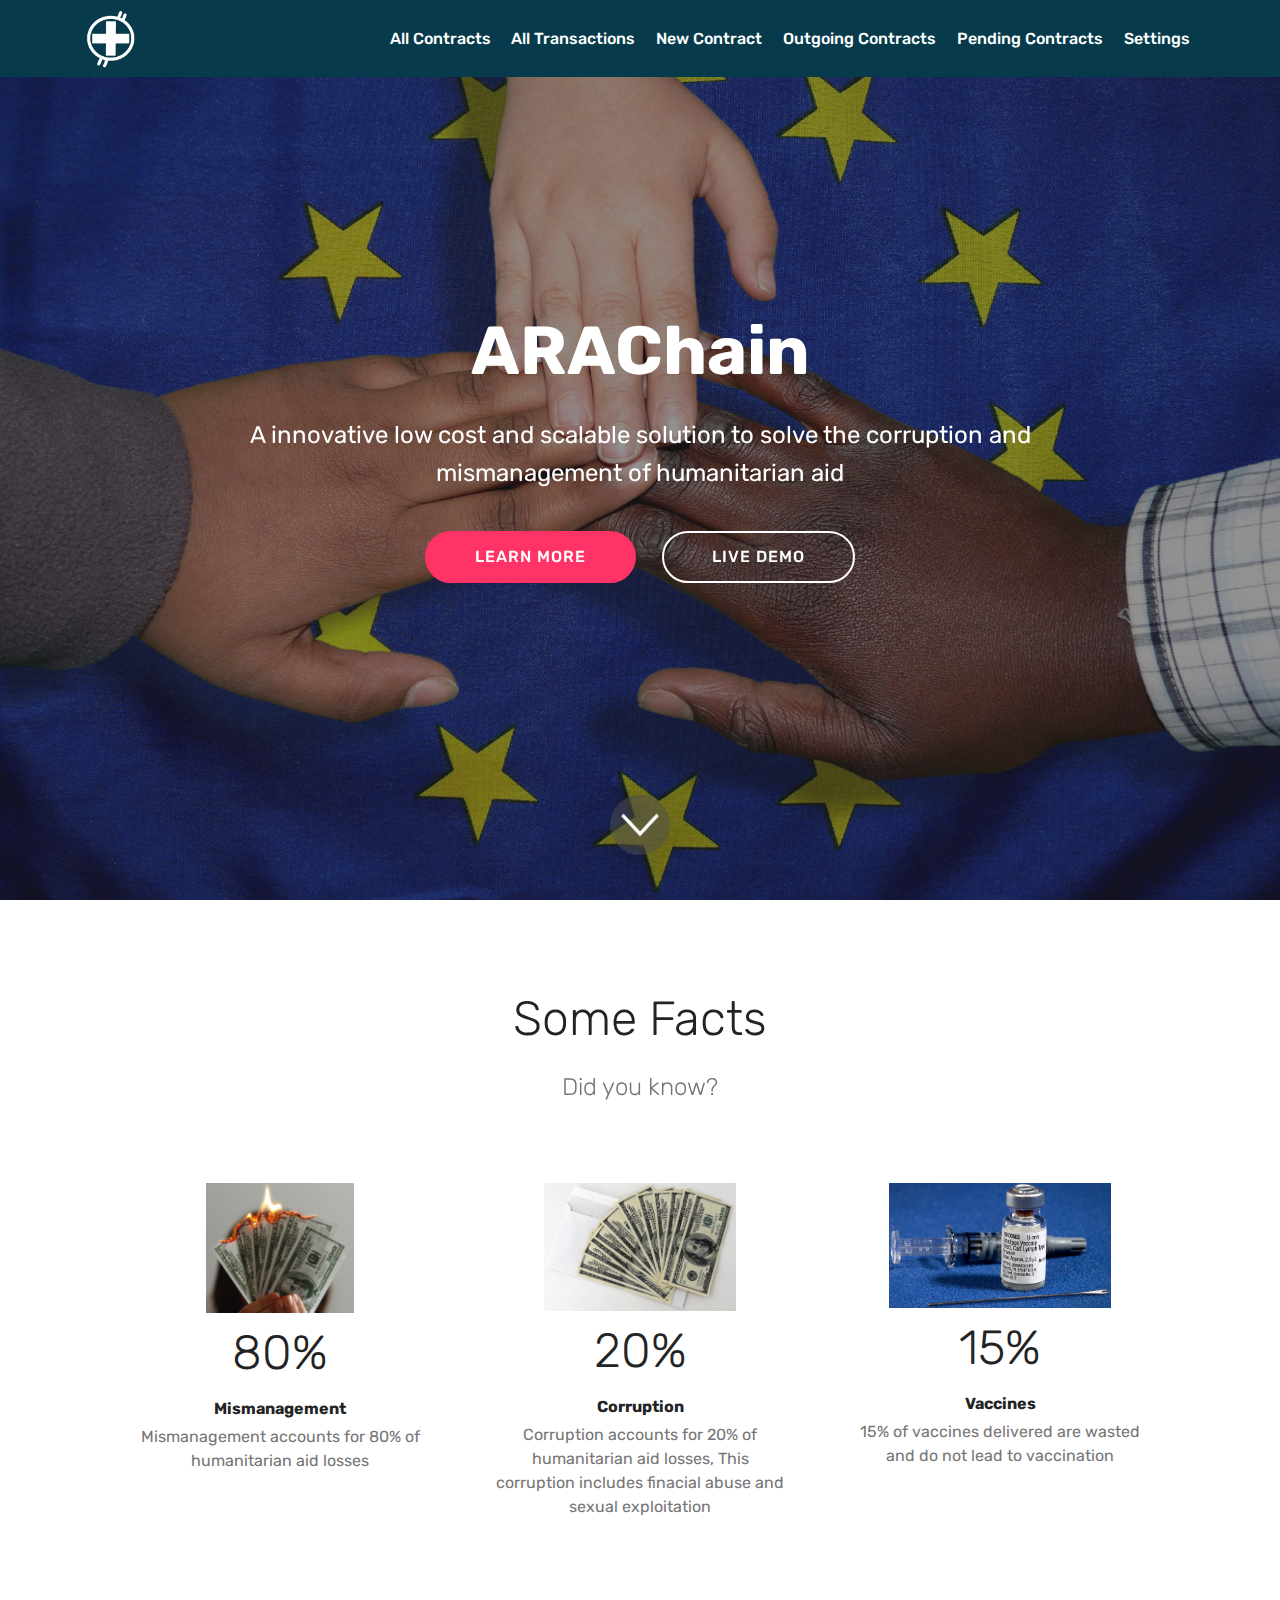
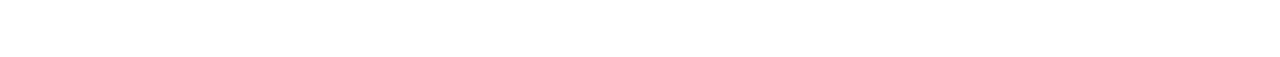
<file: static/index.html>
<!DOCTYPE html>
<html>

<head>
    <meta charset="UTF-8">
    <meta http-equiv="X-UA-Compatible" content="IE=edge">
    <meta name="viewport" content="width=device-width, initial-scale=1, minimum-scale=1">
    <link rel="shortcut icon" href="assets/images/medicoin.png" type="image/x-icon">

    <title>Home</title>
    <link rel="stylesheet" href="assets/tether/tether.min.css">
    <link rel="stylesheet" href="assets/bootstrap/css/bootstrap.min.css">
    <link rel="stylesheet" href="assets/bootstrap/css/bootstrap-reboot.min.css">
    <link rel="stylesheet" href="assets/dropdown/css/style.css">
    <link rel="stylesheet" href="assets/theme/css/style.css">
    <link rel="stylesheet" href="assets/arab/css/mbr-additional1.css" type="text/css">
</head>

<body>
    <section class="menu cid-rxoRfqBWDu" once="menu" id="menu1-7">
        <nav class="navbar navbar-expand beta-menu navbar-dropdown align-items-center navbar-fixed-top navbar-toggleable-sm">
            <button class="navbar-toggler navbar-toggler-right" type="button" data-toggle="collapse" data-target="#navbarSupportedContent" aria-controls="navbarSupportedContent" aria-expanded="false" aria-label="Toggle navigation">
        </button>
            <div class="menu-logo">
                <div class="navbar-brand">
                    <span class="navbar-logo">
                    <a href="index.html">
                         <img src="assets/images/medicoin.png" title="" style="height: 3.8rem;">
                    </a>
                </span>

                </div>
            </div>
            <div class="collapse navbar-collapse" id="navbarSupportedContent">
                <ul class="navbar-nav nav-dropdown nav-right" data-app-modern-menu="true">
                    <li class="nav-item">
                        <a class="nav-link link text-white display-4" href="allContracts.html">All Contracts</a>
                    </li>
                    <li class="nav-item">
                        <a class="nav-link link text-white display-4" href="allTransactions.html"> All Transactions</a>
                    </li>
                    <li class="nav-item">
                        <a class="nav-link link text-white display-4" href="newContract.html">New Contract</a>
                    </li>
                    <li class="nav-item">
                        <a class="nav-link link text-white display-4" href="outgoingContracts.html">Outgoing Contracts</a>
                    </li>
                    <li class="nav-item">
                        <a class="nav-link link text-white display-4" href="pendingContracts.html">Pending Contracts</a>
                    </li>
                    <li class="nav-item">
                        <a class="nav-link link text-white display-4" href="settings.html">Settings</a>
                    </li>
                </ul>
            </div>
        </nav>
    </section>

    <section class="cid-rxqkRcMQOq mbr-fullscreen mbr-parallax-background" id="header2-h">
        <div class="mbr-overlay" style="opacity: 0.5; background-color: rgb(35, 35, 35);"></div>

        <div class="container align-center">
            <div class="row justify-content-md-center">
                <div class="mbr-white col-md-10">
                    <h1 class="mbr-section-title mbr-bold pb-3 mbr-fonts-style display-1">ARAChain</h1>

                    <p class="mbr-text pb-3 mbr-fonts-style display-5">
                        A innovative low cost and scalable solution to solve the corruption and mismanagement of humanitarian aid</p>
                    <div class="mbr-section-btn">
                        <a class="btn btn-md btn-secondary display-4" href="https://www.odi.org/sites/odi.org.uk/files/odi-assets/publications-opinion-files/1836.pdf">LEARN MORE</a>
                        <a class="btn btn-md btn-white-outline display-4" href="">LIVE DEMO</a>
                    </div>
                </div>
            </div>
        </div>
        <div class="mbr-arrow hidden-sm-down" aria-hidden="true">
            <a href="#next">
                <img src="assets/images/arrow_down.png" style="height: 100%; width: 100%">
            </a>
        </div>
    </section>

    <section class="counters1 counters cid-rxqkUh1RNd" id="counters1-i">
        <div class="container">
            <h2 class="mbr-section-title pb-3 align-center mbr-fonts-style display-2"> Some Facts</h2>
            <h3 class="mbr-section-subtitle mbr-fonts-style display-5">Did you know?</h3>
            <div class="container pt-4 mt-2">
                <div class="media-container-row">
                    <div class="card p-3 align-center col-12 col-md-6 col-lg-4">
                        <div class="panel-item p-3">
                            <div class="card-img pb-3">
                            </div>

                            <div class="card-text">
                                <img src="assets/images/mismanagement.jpg" style="height: 50%; width: 50%">
                                <h3 class="count pt-3 pb-3 mbr-fonts-style display-2 ">80%</h3>
                                <h4 class="mbr-content-title mbr-bold mbr-fonts-style display-7 "> Mismanagement</h4>
                                <p class="mbr-content-text mbr-fonts-style display-7 ">Mismanagement accounts for 80% of humanitarian aid losses</p>
                            </div>
                        </div>
                    </div>

                    <div class="card p-3 align-center col-12 col-md-6 col-lg-4 ">
                        <div class="panel-item p-3 ">
                            <div class="card-img pb-3 ">
                            </div>
                            <div class="card-text ">
                                <img src="assets/images/corruption.jpg" style="height: 65%; width: 65%">
                                <h3 class="count pt-3 pb-3 mbr-fonts-style display-2 ">20%</h3>
                                <h4 class="mbr-content-title mbr-bold mbr-fonts-style display-7 ">Corruption</h4>
                                <p class="mbr-content-text mbr-fonts-style display-7 ">Corruption accounts for 20% of humanitarian aid losses, This corruption includes finacial abuse and sexual exploitation</p>
                            </div>
                        </div>
                    </div>

                    <div class="card p-3 align-center col-12 col-md-6 col-lg-4 ">
                        <div class="panel-item p-3 ">
                            <div class="card-img pb-3 ">
                            </div>
                            <div class="card-text ">
                                <img src="assets/images/vaccine.jpg" style="height: 75%; width: 75%">
                                <h3 class="count pt-3 pb-3 mbr-fonts-style display-2 ">15%</h3>
                                <h4 class="mbr-content-title mbr-bold mbr-fonts-style display-7 ">Vaccines</h4>
                                <p class="mbr-content-text mbr-fonts-style display-7 ">15% of vaccines delivered are wasted and do not lead to vaccination</p>
                            </div>
                        </div>
                    </div>
                </div>
            </div>
        </div>
    </section>

    <script src="assets/web/assets/jquery/jquery.min.js"></script>
    <script src="assets/popper/popper.min.js"></script>
    <script src="assets/tether/tether.min.js"></script>
    <script src="assets/bootstrap/js/bootstrap.min.js"></script>
    <script src="assets/dropdown/js/nav-dropdown.js"></script>
    <script src="assets/dropdown/js/navbar-dropdown.js"></script>
    <script src="assets/touchswipe/jquery.touch-swipe.min.js"></script>
    <script src="assets/parallax/jarallax.min.js"></script>
    <script src="assets/viewportchecker/jquery.viewportchecker.js"></script>
    <script src="assets/smoothscroll/smooth-scroll.js"></script>
    <script src="assets/theme/js/script.js"></script>
</body>

</html>
</file>
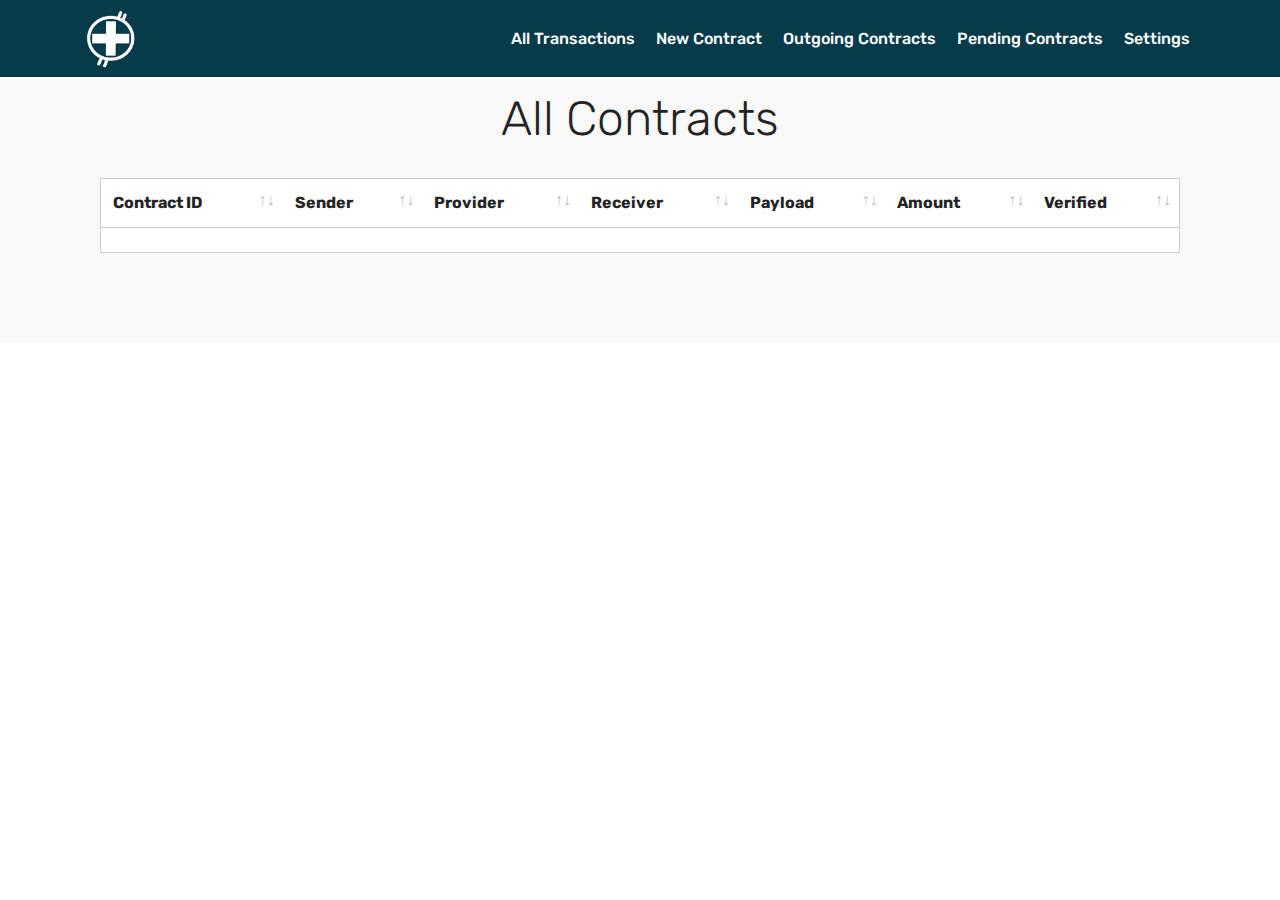
<file: static/allContracts.html>
<!DOCTYPE html>
<html>

<head>
    <meta charset="UTF-8">
    <meta http-equiv="X-UA-Compatible" content="IE=edge">
    <meta name="viewport" content="width=device-width, initial-scale=1, minimum-scale=1">
    <link rel="shortcut icon" href="assets/images/medicoin.png" type="image/x-icon">

    <title>All Contracts</title>
    <link rel="stylesheet" href="assets/tether/tether.min.css">
    <link rel="stylesheet" href="assets/bootstrap/css/bootstrap.min.css">
    <link rel="stylesheet" href="assets/bootstrap/css/bootstrap-grid.min.css">
    <link rel="stylesheet" href="assets/bootstrap/css/bootstrap-reboot.min.css">
    <link rel="stylesheet" href="assets/dropdown/css/style.css">
    <link rel="stylesheet" href="assets/datatables/data-tables.bootstrap4.min.css">
    <link rel="stylesheet" href="assets/theme/css/style.css">
    <link rel="stylesheet" href="assets/arab/css/mbr-additional.css" type="text/css">
</head>

<body>
    <section class="menu cid-rxoRfqBWDu" once="menu" id="menu1-7">
        <nav class="navbar navbar-expand beta-menu navbar-dropdown align-items-center navbar-fixed-top navbar-toggleable-sm">
            <button class="navbar-toggler navbar-toggler-right" type="button" data-toggle="collapse" data-target="#navbarSupportedContent" aria-controls="navbarSupportedContent" aria-expanded="false" aria-label="Toggle navigation">
    </button>
            <div class="menu-logo">
                <div class="navbar-brand">
                    <span class="navbar-logo">
                <a href="index.html"><img src="assets/images/medicoin.png" title="" style="height: 3.8rem;"></a>
            </span>
                </div>
            </div>
            <div class="collapse navbar-collapse" id="navbarSupportedContent">
                <ul class="navbar-nav nav-dropdown nav-right" data-app-modern-menu="true">
                    <li class="nav-item">
                        <a class="nav-link link text-white display-4" href="allTransactions.html"> All Transactions</a>
                    </li>
                    <li class="nav-item">
                        <a class="nav-link link text-white display-4" href="newContract.html">New Contract</a>
                    </li>
                    <li class="nav-item">
                        <a class="nav-link link text-white display-4" href="outgoingContracts.html">Outgoing Contracts</a>
                    </li>
                    <li class="nav-item">
                        <a class="nav-link link text-white display-4" href="pendingContracts.html">Pending Contracts</a>
                    </li>
                    <li class="nav-item">
                        <a class="nav-link link text-white display-4" href="settings.html">Settings</a>
                    </li>
                </ul>
            </div>
        </nav>
    </section>

    <section class="section-table cid-rxpkCyUTmT" id="table1-d">
        <div class="container container-table">
            <h2 class="mbr-section-title mbr-fonts-style align-center pb-3 display-2">All Contracts</h2>
            <div class="table-wrapper">
                <div class="container scroll">
                    <table class="table" cellspacing="0">
                        <thead>
                            <tr class="table-heads ">
                                <th class="head-item mbr-fonts-style display-7">Contract ID</th>
                                <th class="head-item mbr-fonts-style display-7">Sender</th>
                                <th class="head-item mbr-fonts-style display-7">Provider</th>
                                <th class="head-item mbr-fonts-style display-7">Receiver</th>
                                <th class="head-item mbr-fonts-style display-7">Payload</th>
                                <th class="head-item mbr-fonts-style display-7">Amount</th>
                                <th class="head-item mbr-fonts-style display-7">Verified</th>
                            </tr>
                        </thead>

                        <tbody id="contentTable">
                            <tr>
                                <td class="body-item mbr-fonts-style display-7"></td>
                                <td class="body-item mbr-fonts-style display-7"></td>
                                <td class="body-item mbr-fonts-style display-7"></td>
                                <td class="body-item mbr-fonts-style display-7"></td>
                                <td class="body-item mbr-fonts-style display-7"></td>
                                <td class="body-item mbr-fonts-style display-7"></td>
                                <td class="body-item mbr-fonts-style display-7"></td>
                            </tr>
                        </tbody>
                    </table>
                </div>
            </div>
        </div>
    </section>

    <script src="assets/web/assets/jquery/jquery.min.js"></script>
    <script src="assets/popper/popper.min.js"></script>
    <script src="assets/tether/tether.min.js"></script>
    <script src="assets/bootstrap/js/bootstrap.min.js"></script>
    <script src="assets/smoothscroll/smooth-scroll.js"></script>
    <script src="assets/dropdown/js/nav-dropdown.js"></script>
    <script src="assets/dropdown/js/navbar-dropdown.js"></script>
    <script src="assets/touchswipe/jquery.touch-swipe.min.js"></script>
    <script src="assets/datatables/jquery.data-tables.min.js"></script>
    <script src="assets/datatables/data-tables.bootstrap4.min.js"></script>
    <script src="assets/theme/js/script.js"></script>
    <script src="js/allContracts.js"></script>

</body>

</html>
</file>
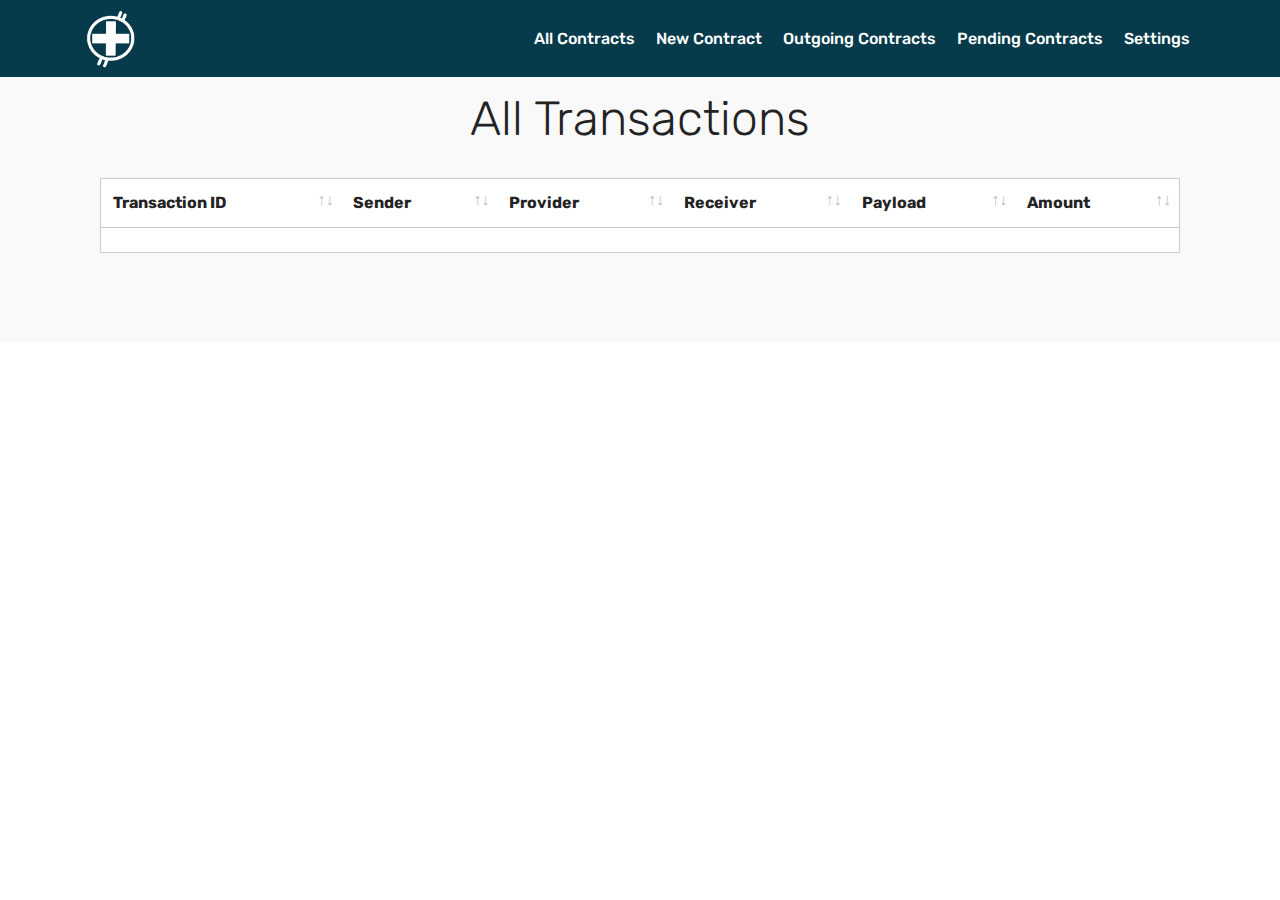
<file: static/allTransactions.html>
<!DOCTYPE html>
<html>

<head>
    <meta charset="UTF-8">
    <meta http-equiv="X-UA-Compatible" content="IE=edge">
    <meta name="viewport" content="width=device-width, initial-scale=1, minimum-scale=1">
    <link rel="shortcut icon" href="assets/images/medicoin.png" type="image/x-icon">

    <title>All Contracts</title>
    <link rel="stylesheet" href="assets/tether/tether.min.css">
    <link rel="stylesheet" href="assets/bootstrap/css/bootstrap.min.css">
    <link rel="stylesheet" href="assets/bootstrap/css/bootstrap-grid.min.css">
    <link rel="stylesheet" href="assets/bootstrap/css/bootstrap-reboot.min.css">
    <link rel="stylesheet" href="assets/dropdown/css/style.css">
    <link rel="stylesheet" href="assets/datatables/data-tables.bootstrap4.min.css">
    <link rel="stylesheet" href="assets/theme/css/style.css">
    <link rel="stylesheet" href="assets/arab/css/mbr-additional.css" type="text/css">
</head>

<body>
    <section class="menu cid-rxoRfqBWDu" once="menu" id="menu1-7">
        <nav class="navbar navbar-expand beta-menu navbar-dropdown align-items-center navbar-fixed-top navbar-toggleable-sm">
            <button class="navbar-toggler navbar-toggler-right" type="button" data-toggle="collapse" data-target="#navbarSupportedContent" aria-controls="navbarSupportedContent" aria-expanded="false" aria-label="Toggle navigation">
    </button>
            <div class="menu-logo">
                <div class="navbar-brand">
                    <span class="navbar-logo">
                <a href="index.html"><img src="assets/images/medicoin.png" title="" style="height: 3.8rem;"></a>
            </span>
                </div>
            </div>
            <div class="collapse navbar-collapse" id="navbarSupportedContent">
                <ul class="navbar-nav nav-dropdown nav-right" data-app-modern-menu="true">
                    <li class="nav-item">
                        <a class="nav-link link text-white display-4" href="allContracts.html">All Contracts</a>
                    </li>
                    <li class="nav-item">
                        <a class="nav-link link text-white display-4" href="newContract.html">New Contract</a>
                    </li>
                    <li class="nav-item">
                        <a class="nav-link link text-white display-4" href="outgoingContracts.html">Outgoing Contracts</a>
                    </li>
                    <li class="nav-item">
                        <a class="nav-link link text-white display-4" href="pendingContracts.html">Pending Contracts</a>
                    </li>
                    <li class="nav-item">
                        <a class="nav-link link text-white display-4" href="settings.html">Settings</a>
                    </li>
                </ul>
            </div>
        </nav>
    </section>

    <section class="section-table cid-rxpkCyUTmT" id="table1-d">
        <div class="container container-table">
            <h2 class="mbr-section-title mbr-fonts-style align-center pb-3 display-2">All Transactions</h2>
            <div class="table-wrapper">
                <div class="container scroll">
                    <table class="table" cellspacing="0">
                        <thead>
                            <tr class="table-heads ">
                                <th class="head-item mbr-fonts-style display-7">Transaction ID</th>
                                <th class="head-item mbr-fonts-style display-7">Sender</th>
                                <th class="head-item mbr-fonts-style display-7">Provider</th>
                                <th class="head-item mbr-fonts-style display-7">Receiver</th>
                                <th class="head-item mbr-fonts-style display-7">Payload</th>
                                <th class="head-item mbr-fonts-style display-7">Amount</th>
                            </tr>
                        </thead>

                        <tbody id="contentTable">
                            <tr>
                                <td class="body-item mbr-fonts-style display-7"></td>
                                <td class="body-item mbr-fonts-style display-7"></td>
                                <td class="body-item mbr-fonts-style display-7"></td>
                                <td class="body-item mbr-fonts-style display-7"></td>
                                <td class="body-item mbr-fonts-style display-7"></td>
                                <td class="body-item mbr-fonts-style display-7"></td>
                            </tr>
                        </tbody>
                    </table>
                </div>
            </div>
        </div>
    </section>

    <script src="assets/web/assets/jquery/jquery.min.js"></script>
    <script src="assets/popper/popper.min.js"></script>
    <script src="assets/tether/tether.min.js"></script>
    <script src="assets/bootstrap/js/bootstrap.min.js"></script>
    <script src="assets/smoothscroll/smooth-scroll.js"></script>
    <script src="assets/dropdown/js/nav-dropdown.js"></script>
    <script src="assets/dropdown/js/navbar-dropdown.js"></script>
    <script src="assets/touchswipe/jquery.touch-swipe.min.js"></script>
    <script src="assets/datatables/jquery.data-tables.min.js"></script>
    <script src="assets/datatables/data-tables.bootstrap4.min.js"></script>
    <script src="assets/theme/js/script.js"></script>
    <script src="js/allTransactions.js"></script>

</body>

</html
</file>
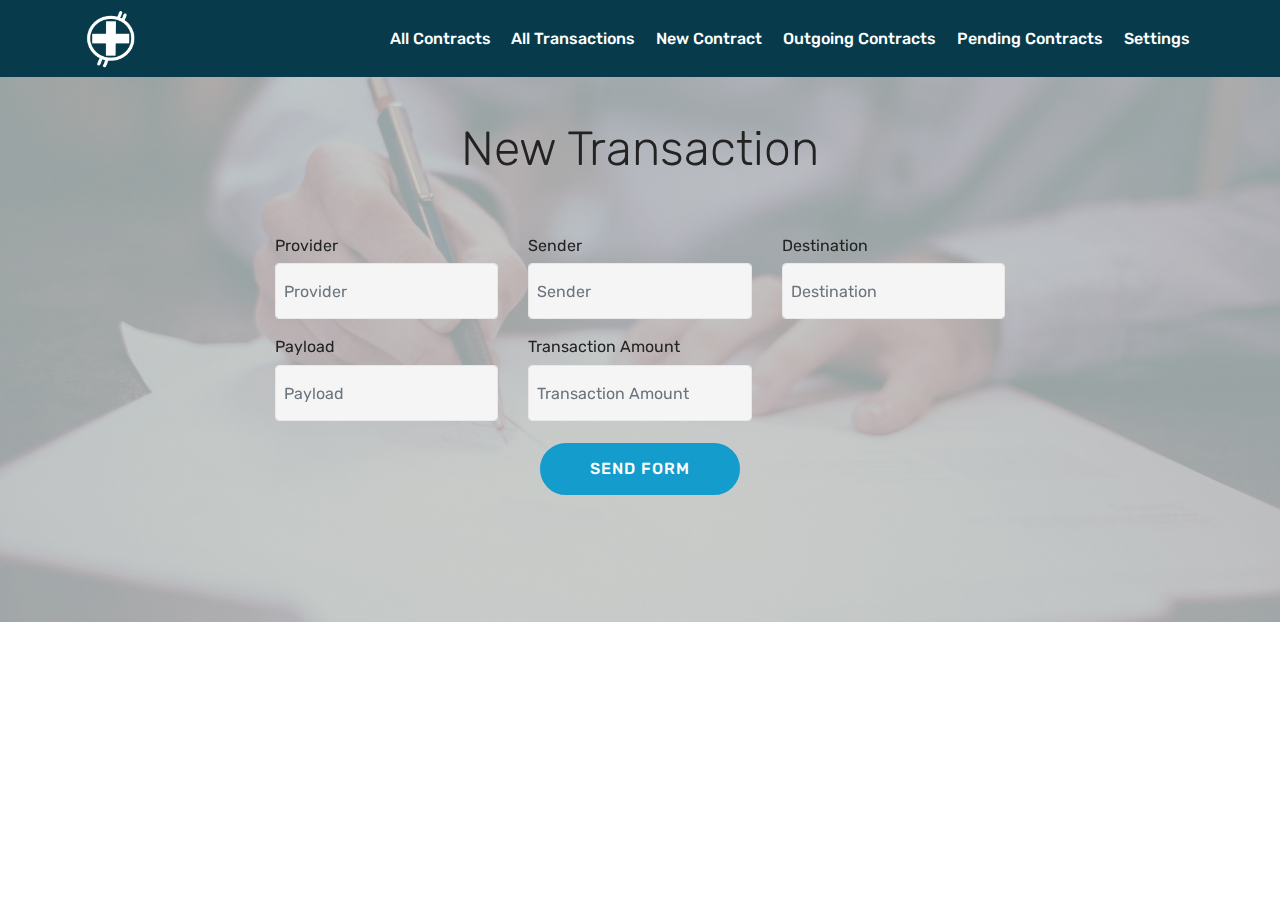
<file: static/newContract.html>
<!DOCTYPE html>
<html>

<head>
    <meta charset="UTF-8">
    <meta http-equiv="X-UA-Compatible" content="IE=edge">
    <meta name="viewport" content="width=device-width, initial-scale=1, minimum-scale=1">
    <link rel="shortcut icon" href="assets/images/medicoin.png" type="image/x-icon">
    <title>New Contract</title>

    <title>makeContract</title>
    <link rel="stylesheet" href="assets/tether/tether.min.css">
    <link rel="stylesheet" href="assets/bootstrap/css/bootstrap.min.css">
    <link rel="stylesheet" href="assets/bootstrap/css/bootstrap-grid.min.css">
    <link rel="stylesheet" href="assets/bootstrap/css/bootstrap-reboot.min.css">
    <link rel="stylesheet" href="assets/dropdown/css/style.css">
    <link rel="stylesheet" href="assets/theme/css/style.css">
    <link rel="stylesheet" href="assets/arab/css/mbr-additional.css" type="text/css">
</head>

<body>
    <section class="menu cid-rxoRfqBWDu" once="menu" id="menu1-7">
        <nav class="navbar navbar-expand beta-menu navbar-dropdown align-items-center navbar-fixed-top navbar-toggleable-sm">
            <button class="navbar-toggler navbar-toggler-right" type="button" data-toggle="collapse" data-target="#navbarSupportedContent" aria-controls="navbarSupportedContent" aria-expanded="false" aria-label="Toggle navigation">
        </button>
            <div class="menu-logo">
                <div class="navbar-brand">
                    <span class="navbar-logo">
                    <a href="index.html"><img src="assets/images/medicoin.png" title="" style="height: 3.8rem;"></a>
                </span>
                </div>
            </div>
            <div class="collapse navbar-collapse" id="navbarSupportedContent">
                <ul class="navbar-nav nav-dropdown nav-right" data-app-modern-menu="true">
                    <li class="nav-item">
                        <a class="nav-link link text-white display-4" href="allContracts.html">All Contracts</a>
                    </li>
                    <li class="nav-item">
                        <a class="nav-link link text-white display-4" href="allTransactions.html"> All Transactions</a>
                    </li>
                    <li class="nav-item">
                        <a class="nav-link link text-white display-4" href="newContract.html">New Contract</a>
                    </li>
                    <li class="nav-item">
                        <a class="nav-link link text-white display-4" href="outgoingContracts.html">Outgoing Contracts</a>
                    </li>
                    <li class="nav-item">
                        <a class="nav-link link text-white display-4" href="pendingContracts.html">Pending Contracts</a>
                    </li>
                    <li class="nav-item">
                        <a class="nav-link link text-white display-4" href="settings.html">Settings</a>
                    </li>
                </ul>
            </div>
        </nav>
    </section>

    <section class="mbr-section form1 cid-rxoPV8vLPB mbr-parallax-background" id="form1-6">
        <div class="mbr-overlay" style="opacity: 0.8; background-color: rgb(193, 193, 193);"></div>
        <div class="container">
            <div class="row justify-content-center">
                <div class="title col-12 col-lg-8">
                    <h2 class="mbr-section-title align-center pb-3 mbr-fonts-style display-2">New Transaction</h2>
                </div>
            </div>
        </div>
        <div class="container">
            <div class="row justify-content-center">
                <div class="media-container-column col-lg-8" data-form-type="formoid">
                    <form action="" method="POST" class="mbr-form form-with-styler" id="form">
                        <div class="row">
                            <div hidden="hidden" data-form-alert-danger="" class="alert alert-danger col-12"></div>
                        </div>
                        <div class="dragArea row">
                            <div class="col-md-4  form-group" data-for="provider">
                                <label for="provider1-6" class="form-control-label mbr-fonts-style display-7">Provider</label>
                                <input type="text" name="provider" data-form-field="provider" required="required" class="form-control display-7" placeholder="Provider" id="provider">
                            </div>
                            <div class="col-md-4  form-group" data-for="source">
                                <label for="source1-6" class="form-control-label mbr-fonts-style display-7">Sender</label>
                                <input type="text" name="name" data-form-field="source" required="required" class="form-control display-7" placeholder="Sender" id="source">
                            </div>
                            <div class="col-md-4  form-group" data-for="Destination">
                                <label for="Destination1-6" class="form-control-label mbr-fonts-style display-7">Destination</label>
                                <input type="text" name="name" data-form-field="Destination" required="required" class="form-control display-7" placeholder="Destination" id="destination">
                            </div>
                            <div class="col-md-4  form-group" data-for="Payload">
                                <label for="Payload1-6" class="form-control-label mbr-fonts-style display-7">Payload</label>
                                <input type="text" name="Payload" data-form-field="Payload" required="required" class="form-control display-7" placeholder="Payload" id="payload">
                            </div>
                            <div data-for="Transaction_Amount" class="col-md-4  form-group">
                                <label for="Transaction_Amount1-6" class="form-control-label mbr-fonts-style display-7">Transaction Amount</label>
                                <input type="number" name="Transaction_Amount" data-form-field="Transaction_Amount" required="required" class="form-control display-7" placeholder="Transaction Amount" id="amount">
                            </div>

                            <div class="col-md-12 input-group-btn align-center">
                                <button type="submit" class="btn btn-primary btn-form display-4" id="button">SEND FORM</button>
                            </div>
                        </div>
                    </form>
                </div>
            </div>
        </div>
    </section>

    <script src="assets/web/assets/jquery/jquery.min.js"></script>
    <script src="assets/popper/popper.min.js"></script>
    <script src="assets/tether/tether.min.js"></script>
    <script src="assets/bootstrap/js/bootstrap.min.js"></script>
    <script src="assets/smoothscroll/smooth-scroll.js"></script>
    <script src="assets/dropdown/js/nav-dropdown.js"></script>
    <script src="assets/dropdown/js/navbar-dropdown.js"></script>
    <script src="assets/touchswipe/jquery.touch-swipe.min.js"></script>
    <script src="assets/parallax/jarallax.min.js"></script>
    <script src="assets/theme/js/script.js"></script>
    <script src="js/newContract.js"></script>
</body>

</html>
</file>
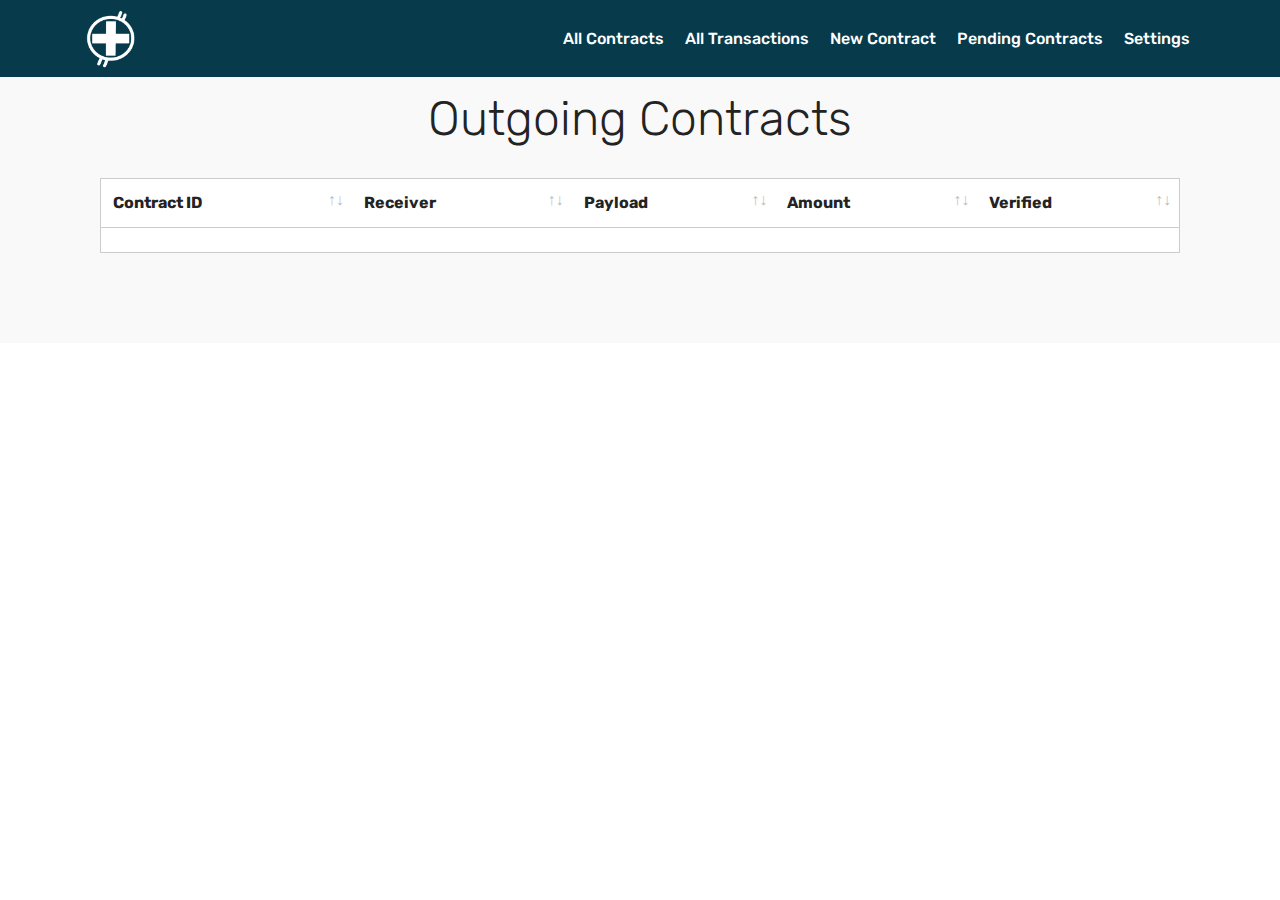
<file: static/outgoingContracts.html>
<!DOCTYPE html>
<html>

<head>
    <meta charset="UTF-8">
    <meta http-equiv="X-UA-Compatible" content="IE=edge">
    <meta name="viewport" content="width=device-width, initial-scale=1, minimum-scale=1">
    <link rel="shortcut icon" href="assets/images/medicoin.png" type="image/x-icon">

    <title>View Contracts</title>
    <link rel="stylesheet" href="assets/tether/tether.min.css">
    <link rel="stylesheet" href="assets/bootstrap/css/bootstrap.min.css">
    <link rel="stylesheet" href="assets/bootstrap/css/bootstrap-grid.min.css">
    <link rel="stylesheet" href="assets/bootstrap/css/bootstrap-reboot.min.css">
    <link rel="stylesheet" href="assets/dropdown/css/style.css">
    <link rel="stylesheet" href="assets/datatables/data-tables.bootstrap4.min.css">
    <link rel="stylesheet" href="assets/theme/css/style.css">
    <link rel="stylesheet" href="assets/arab/css/mbr-additional.css" type="text/css">
</head>

<body>
    <section class="menu cid-rxoRfqBWDu" once="menu" id="menu1-7">
        <nav class="navbar navbar-expand beta-menu navbar-dropdown align-items-center navbar-fixed-top navbar-toggleable-sm">
            <button class="navbar-toggler navbar-toggler-right" type="button" data-toggle="collapse" data-target="#navbarSupportedContent" aria-controls="navbarSupportedContent" aria-expanded="false" aria-label="Toggle navigation">
</button>
            <div class="menu-logo">
                <div class="navbar-brand">
                    <span class="navbar-logo">
                      <a href="index.html"><img src="assets/images/medicoin.png" title="" style="height: 3.8rem;"></a>
                    </span>
                </div>
            </div>
            <div class="collapse navbar-collapse" id="navbarSupportedContent">
                <ul class="navbar-nav nav-dropdown nav-right" data-app-modern-menu="true">
                    <li class="nav-item">
                        <a class="nav-link link text-white display-4" href="allContracts.html">All Contracts</a>
                    </li>
                    <li class="nav-item">
                        <a class="nav-link link text-white display-4" href="allTransactions.html"> All Transactions</a>
                    </li>
                    <li class="nav-item">
                        <a class="nav-link link text-white display-4" href="newContract.html">New Contract</a>
                    </li>
                    <li class="nav-item">
                        <a class="nav-link link text-white display-4" href="pendingContracts.html">Pending Contracts</a>
                    </li>
                    <li class="nav-item">
                        <a class="nav-link link text-white display-4" href="settings.html">Settings</a>
                    </li>
                </ul>
            </div>
        </nav>
    </section>

    <section class="section-table cid-rxoYjsaQvk" id="table1-a">
        <div class="container container-table">
            <h2 class="mbr-section-title mbr-fonts-style align-center pb-3 display-2">Outgoing Contracts</h2>
            <div class="table-wrapper">
                <div class="container scroll">
                    <table class="table" cellspacing="0">
                        <thead>
                            <tr class="table-heads ">
                                <th class="head-item mbr-fonts-style display-7">Contract ID</th>
                                <th class="head-item mbr-fonts-style display-7">Receiver</th>
                                <th class="head-item mbr-fonts-style display-7">Payload</th>
                                <th class="head-item mbr-fonts-style display-7">Amount</th>
                                <th class="head-item mbr-fonts-style display-7">Verified</th>
                            </tr>
                        </thead>

                        <tbody id="contentTable">
                            <tr>
                                <td class="body-item mbr-fonts-style display-7"></td>
                                <td class="body-item mbr-fonts-style display-7"></td>
                                <td class="body-item mbr-fonts-style display-7"></td>
                                <td class="body-item mbr-fonts-style display-7"></td>
                                <td class="body-item mbr-fonts-style display-7"></td>
                            </tr>
                        </tbody>
                    </table>
                </div>
            </div>
        </div>
    </section>

    <script src="assets/web/assets/jquery/jquery.min.js"></script>
    <script src="assets/popper/popper.min.js"></script>
    <script src="assets/tether/tether.min.js"></script>
    <script src="assets/bootstrap/js/bootstrap.min.js"></script>
    <script src="assets/smoothscroll/smooth-scroll.js"></script>
    <script src="assets/dropdown/js/nav-dropdown.js"></script>
    <script src="assets/dropdown/js/navbar-dropdown.js"></script>
    <script src="assets/touchswipe/jquery.touch-swipe.min.js"></script>
    <script src="assets/datatables/jquery.data-tables.min.js"></script>
    <script src="assets/datatables/data-tables.bootstrap4.min.js"></script>
    <script src="assets/theme/js/script.js"></script>
    <script src="js/outgoingContracts.js"></script>
</body>

</html>
</file>
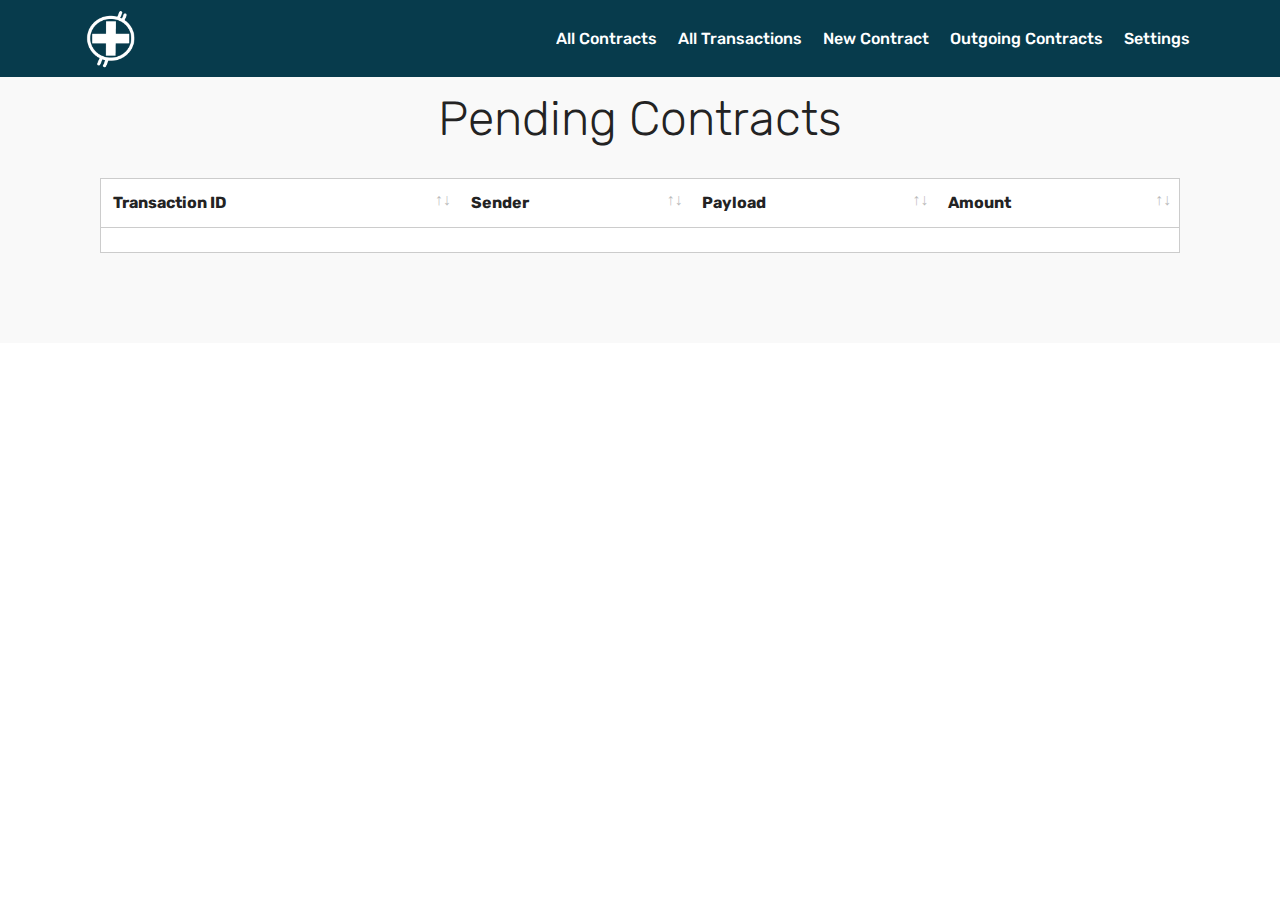
<file: static/pendingContracts.html>
<!DOCTYPE html>
<html>

<head>
    <meta charset="UTF-8">
    <meta http-equiv="X-UA-Compatible" content="IE=edge">
    <meta name="viewport" content="width=device-width, initial-scale=1, minimum-scale=1">
    <link rel="shortcut icon" href="assets/images/medicoin.png" type="image/x-icon">

    <title>View Contracts</title>
    <link rel="stylesheet" href="assets/tether/tether.min.css">
    <link rel="stylesheet" href="assets/bootstrap/css/bootstrap.min.css">
    <link rel="stylesheet" href="assets/bootstrap/css/bootstrap-grid.min.css">
    <link rel="stylesheet" href="assets/bootstrap/css/bootstrap-reboot.min.css">
    <link rel="stylesheet" href="assets/dropdown/css/style.css">
    <link rel="stylesheet" href="assets/datatables/data-tables.bootstrap4.min.css">
    <link rel="stylesheet" href="assets/theme/css/style.css">
    <link rel="stylesheet" href="assets/arab/css/mbr-additional.css" type="text/css">
</head>

<body>
    <section class="menu cid-rxoRfqBWDu" once="menu" id="menu1-7">
        <nav class="navbar navbar-expand beta-menu navbar-dropdown align-items-center navbar-fixed-top navbar-toggleable-sm">
            <button class="navbar-toggler navbar-toggler-right" type="button" data-toggle="collapse" data-target="#navbarSupportedContent" aria-controls="navbarSupportedContent" aria-expanded="false" aria-label="Toggle navigation">
</button>
            <div class="menu-logo">
                <div class="navbar-brand">
                    <span class="navbar-logo">
                      <a href="index.html"><img src="assets/images/medicoin.png" title="" style="height: 3.8rem;"></a>
                    </span>
                </div>
            </div>
            <div class="collapse navbar-collapse" id="navbarSupportedContent">
                <ul class="navbar-nav nav-dropdown nav-right" data-app-modern-menu="true">
                    <li class="nav-item">
                        <a class="nav-link link text-white display-4" href="allContracts.html">All Contracts</a>
                    </li>
                    <li class="nav-item">
                        <a class="nav-link link text-white display-4" href="allTransactions.html"> All Transactions</a>
                    </li>
                    <li class="nav-item">
                        <a class="nav-link link text-white display-4" href="newContract.html">New Contract</a>
                    </li>
                    <li class="nav-item">
                        <a class="nav-link link text-white display-4" href="outgoingContracts.html">Outgoing Contracts</a>
                    </li>
                    <li class="nav-item">
                        <a class="nav-link link text-white display-4" href="settings.html">Settings</a>
                    </li>
                </ul>
            </div>
        </nav>
    </section>

    <section class="section-table cid-rxoYjsaQvk" id="table1-a">
        <div class="container container-table">
            <h2 class="mbr-section-title mbr-fonts-style align-center pb-3 display-2">Pending Contracts</h2>
            <div class="table-wrapper">
                <div class="container scroll">
                    <table class="table" cellspacing="0">
                        <thead>
                            <tr class="table-heads ">
                                <th class="head-item mbr-fonts-style display-7">Transaction ID</th>
                                <th class="head-item mbr-fonts-style display-7">Sender</th>
                                <th class="head-item mbr-fonts-style display-7">Payload</th>
                                <th class="head-item mbr-fonts-style display-7">Amount</th>
                            </tr>
                        </thead>

                        <tbody id="contentTable">
                            <tr>
                                <td class="body-item mbr-fonts-style display-7"></td>
                                <td class="body-item mbr-fonts-style display-7"></td>
                                <td class="body-item mbr-fonts-style display-7"></td>
                                <td class="body-item mbr-fonts-style display-7"></td>
                            </tr>
                        </tbody>
                    </table>
                </div>
            </div>
        </div>
    </section>

    <script src="assets/web/assets/jquery/jquery.min.js"></script>
    <script src="assets/popper/popper.min.js"></script>
    <script src="assets/tether/tether.min.js"></script>
    <script src="assets/bootstrap/js/bootstrap.min.js"></script>
    <script src="assets/smoothscroll/smooth-scroll.js"></script>
    <script src="assets/dropdown/js/nav-dropdown.js"></script>
    <script src="assets/dropdown/js/navbar-dropdown.js"></script>
    <script src="assets/touchswipe/jquery.touch-swipe.min.js"></script>
    <script src="assets/datatables/jquery.data-tables.min.js"></script>
    <script src="assets/datatables/data-tables.bootstrap4.min.js"></script>
    <script src="assets/theme/js/script.js"></script>
    <script src="js/pendingContracts.js"></script>
</body>

</html>
</file>
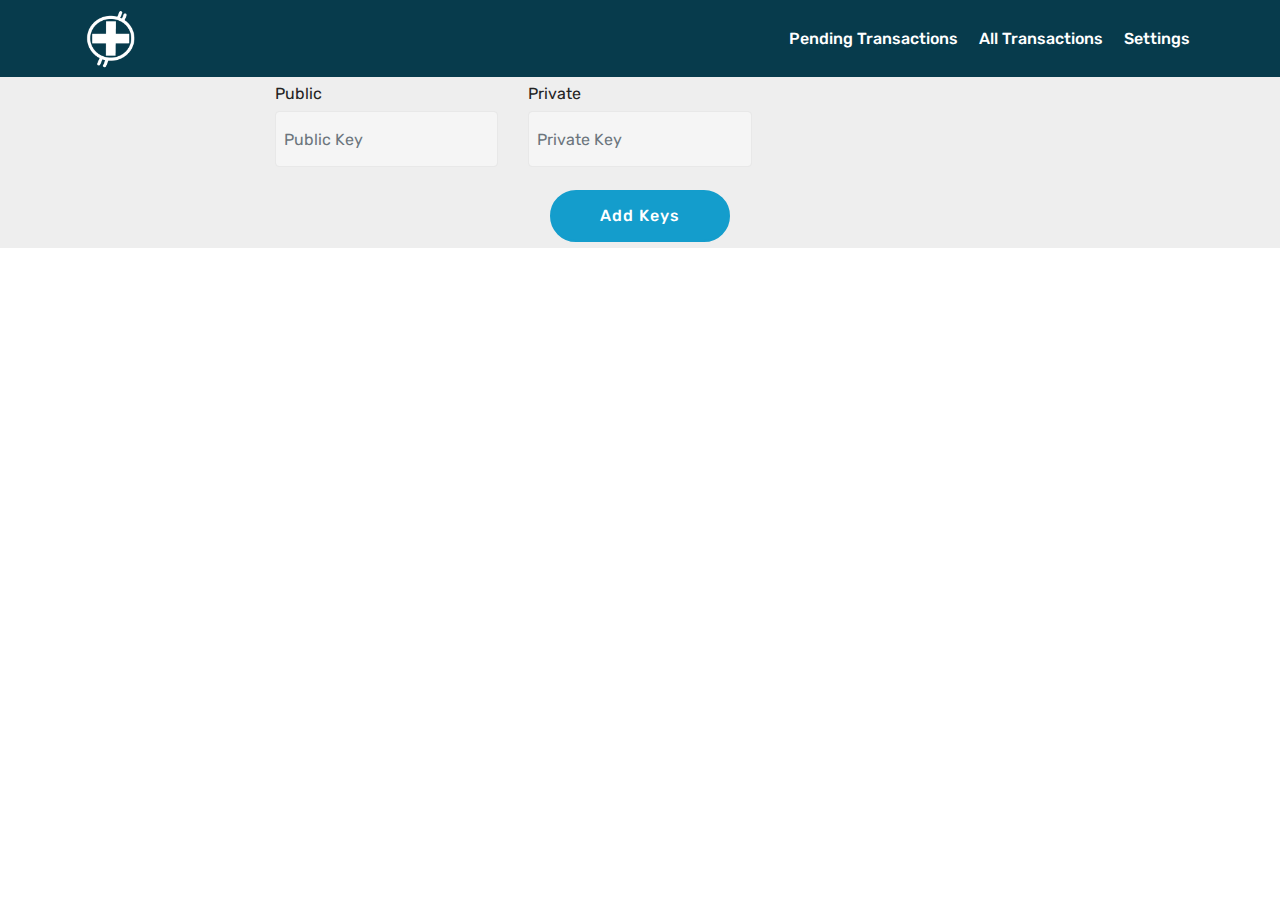
<file: static/settings.html>
<!DOCTYPE html>
<html>

<head>
    <meta charset="UTF-8">
    <meta http-equiv="X-UA-Compatible" content="IE=edge">
    <meta name="generator" content="Mobirise v4.10.6, mobirise.com">
    <meta name="viewport" content="width=device-width, initial-scale=1, minimum-scale=1">
    <link rel="shortcut icon" href="assets/images/medicoin.png" type="image/x-icon">

    <title>settings</title>
    <link rel="stylesheet" href="assets/web/assets/mobirise-icons/mobirise-icons.css">
    <link rel="stylesheet" href="assets/tether/tether.min.css">
    <link rel="stylesheet" href="assets/bootstrap/css/bootstrap.min.css">
    <link rel="stylesheet" href="assets/bootstrap/css/bootstrap-grid.min.css">
    <link rel="stylesheet" href="assets/bootstrap/css/bootstrap-reboot.min.css">
    <link rel="stylesheet" href="assets/dropdown/css/style.css">
    <link rel="stylesheet" href="assets/theme/css/style.css">
    <link rel="stylesheet" href="assets/arab/css/mbr-additional.css" type="text/css">
</head>

<body>
    <section class="menu cid-rxoRfqBWDu" once="menu" id="menu1-j">
        <nav class="navbar navbar-expand beta-menu navbar-dropdown align-items-center navbar-fixed-top navbar-toggleable-sm">
            <button class="navbar-toggler navbar-toggler-right" type="button" data-toggle="collapse" data-target="#navbarSupportedContent" aria-controls="navbarSupportedContent" aria-expanded="false" aria-label="Toggle navigation">
        </button>
            <div class="menu-logo">
                <div class="navbar-brand">
                    <span class="navbar-logo">
                        <a href="index.html">
                            <img src="assets/images/medicoin.png" style="height: 3.8rem;">
                        </a>
                    </span>
                </div>
            </div>
            <div class="collapse navbar-collapse" id="navbarSupportedContent">
                <ul class="navbar-nav nav-dropdown nav-right" data-app-modern-menu="true">
                    <li class="nav-item">
                        <a class="nav-link link text-white display-4" href="pendingContracts.html">Pending Transactions</a>
                    </li>
                    <li class="nav-item">
                        <a class="nav-link link text-white display-4" href="allContracts.html">All Transactions</a>
                    </li>
                    <li class="nav-item">
                        <a class="nav-link link text-white display-4" href="settings.html">Settings</a>
                    </li>
                </ul>
            </div>
        </nav>
    </section>

    <section class="mbr-section form1 cid-rxqUr9XhIv" id="form1-k">
        <div class="container">
            <div class="row justify-content-center">
                <div class="title col-12 col-lg-8">
                    <h2 class="mbr-section-title align-center pb-3 mbr-fonts-style display-2">Settings</h2>
                </div>
            </div>
        </div>
        <div class="container">
            <div class="row justify-content-center">
                <div class="media-container-column col-lg-8" data-form-type="formoid">
                    <form method="POST" class="mbr-form form-with-styler">
                        <div class="row">
                            <div hidden="hidden" data-form-alert-danger="" class="alert alert-danger col-12">
                            </div>
                        </div>
                        <div class="dragArea row">
                            <div class="col-md-4  form-group" data-for="name">
                                <label for="public_key-form1-k" class="form-control-label mbr-fonts-style display-7">Public</label>
                                <input type="password" name="public_key" data-form-field="public_key" required="required" class="form-control display-7" placeholder="Public Key" id="public_key-form1-k">
                            </div>
                            <div class="col-md-4  form-group" data-for="email">
                                <label for="email-form1-k" class="form-control-label mbr-fonts-style display-7">Private</label>
                                <input type="password" name="private_key" data-form-field="private_key" required="required" class="form-control display-7" placeholder="Private Key" id="private_key-form1-k">
                            </div>
                            <div class="col-md-12 input-group-btn align-center"><button type="submit" class="btn btn-primary btn-form display-4">Add Keys</button></div>
                        </div>
                    </form>
                </div>
            </div>
        </div>
    </section>

    <script src="assets/web/assets/jquery/jquery.min.js"></script>
    <script src="assets/popper/popper.min.js"></script>
    <script src="assets/tether/tether.min.js"></script>
    <script src="assets/bootstrap/js/bootstrap.min.js"></script>
    <script src="assets/smoothscroll/smooth-scroll.js"></script>
    <script src="assets/dropdown/js/nav-dropdown.js"></script>
    <script src="assets/dropdown/js/navbar-dropdown.js"></script>
    <script src="assets/touchswipe/jquery.touch-swipe.min.js"></script>
    <script src="assets/theme/js/script.js"></script>
</body>

</html>
</file>
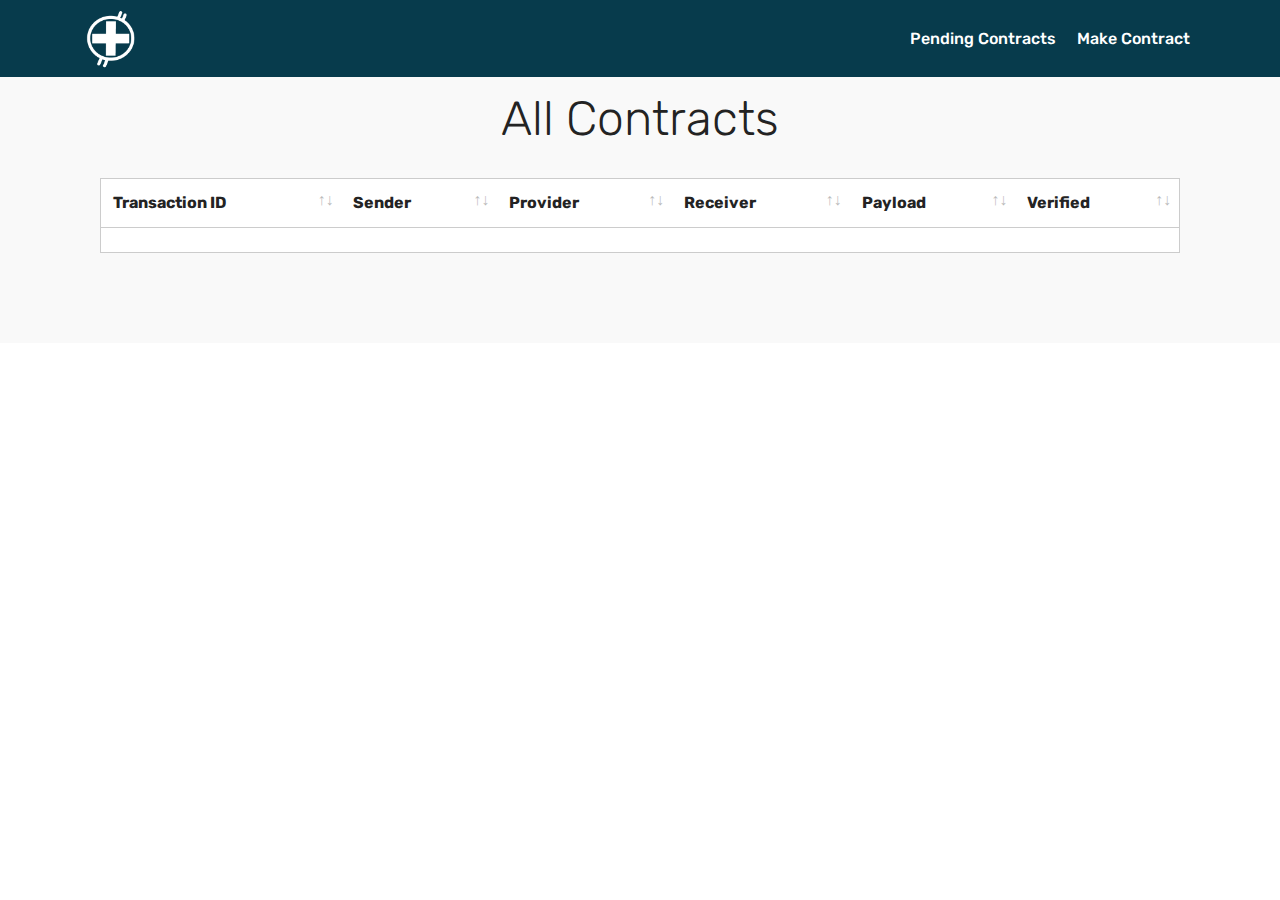
<file: src/frontend/allContracts.html>
<!DOCTYPE html>
<html>

<head>
    <meta charset="UTF-8">
    <meta http-equiv="X-UA-Compatible" content="IE=edge">
    <meta name="viewport" content="width=device-width, initial-scale=1, minimum-scale=1">
    <link rel="shortcut icon" href="assets/images/medicoin.png" type="image/x-icon">

    <title>All Contracts</title>
    <link rel="stylesheet" href="assets/tether/tether.min.css">
    <link rel="stylesheet" href="assets/bootstrap/css/bootstrap.min.css">
    <link rel="stylesheet" href="assets/bootstrap/css/bootstrap-grid.min.css">
    <link rel="stylesheet" href="assets/bootstrap/css/bootstrap-reboot.min.css">
    <link rel="stylesheet" href="assets/dropdown/css/style.css">
    <link rel="stylesheet" href="assets/datatables/data-tables.bootstrap4.min.css">
    <link rel="stylesheet" href="assets/theme/css/style.css">
    <link rel="stylesheet" href="assets/arab/css/mbr-additional.css" type="text/css">
</head>

<body>
    <section class="menu cid-rxoRfqBWDu" once="menu" id="menu1-7">
        <nav class="navbar navbar-expand beta-menu navbar-dropdown align-items-center navbar-fixed-top navbar-toggleable-sm">
            <button class="navbar-toggler navbar-toggler-right" type="button" data-toggle="collapse" data-target="#navbarSupportedContent" aria-controls="navbarSupportedContent" aria-expanded="false" aria-label="Toggle navigation">
    </button>
            <div class="menu-logo">
                <div class="navbar-brand">
                    <span class="navbar-logo">
                <a><img src="assets/images/medicoin.png" title="" style="height: 3.8rem;"></a>
            </span>
                </div>
            </div>
            <div class="collapse navbar-collapse" id="navbarSupportedContent">
                <ul class="navbar-nav nav-dropdown nav-right" data-app-modern-menu="true">
                    <li class="nav-item">
                        <a class="nav-link link text-white display-4" href="pendingContracts.html">Pending Contracts</a>
                    </li>
                    <li class="nav-item">
                        <a class="nav-link link text-white display-4" href="newContract.html"> Make Contract</a>
                    </li>
                </ul>
            </div>
        </nav>
    </section>

    <section class="section-table cid-rxpkCyUTmT" id="table1-d">
        <div class="container container-table">
            <h2 class="mbr-section-title mbr-fonts-style align-center pb-3 display-2">All Contracts</h2>
            <div class="table-wrapper">
                <div class="container scroll">
                    <table class="table" cellspacing="0">
                        <thead>
                            <tr class="table-heads ">
                                <th class="head-item mbr-fonts-style display-7">Transaction ID</th>
                                <th class="head-item mbr-fonts-style display-7">Sender</th>
                                <th class="head-item mbr-fonts-style display-7">Provider</th>
                                <th class="head-item mbr-fonts-style display-7">Receiver</th>
                                <th class="head-item mbr-fonts-style display-7">Payload</th>
                                <th class="head-item mbr-fonts-style display-7">Verified</th>
                            </tr>
                        </thead>

                        <tbody>
                            <tr>
                                <td class="body-item mbr-fonts-style display-7"></td>
                                <td class="body-item mbr-fonts-style display-7"></td>
                                <td class="body-item mbr-fonts-style display-7"></td>
                                <td class="body-item mbr-fonts-style display-7"></td>
                                <td class="body-item mbr-fonts-style display-7"></td>
                                <td class="body-item mbr-fonts-style display-7"></td>
                            </tr>
                        </tbody>
                    </table>
                </div>
            </div>
        </div>
    </section>

    <script src="assets/web/assets/jquery/jquery.min.js"></script>
    <script src="assets/popper/popper.min.js"></script>
    <script src="assets/tether/tether.min.js"></script>
    <script src="assets/bootstrap/js/bootstrap.min.js"></script>
    <script src="assets/smoothscroll/smooth-scroll.js"></script>
    <script src="assets/dropdown/js/nav-dropdown.js"></script>
    <script src="assets/dropdown/js/navbar-dropdown.js"></script>
    <script src="assets/touchswipe/jquery.touch-swipe.min.js"></script>
    <script src="assets/datatables/jquery.data-tables.min.js"></script>
    <script src="assets/datatables/data-tables.bootstrap4.min.js"></script>
    <script src="assets/theme/js/script.js"></script>
</body>

</html>
</file>
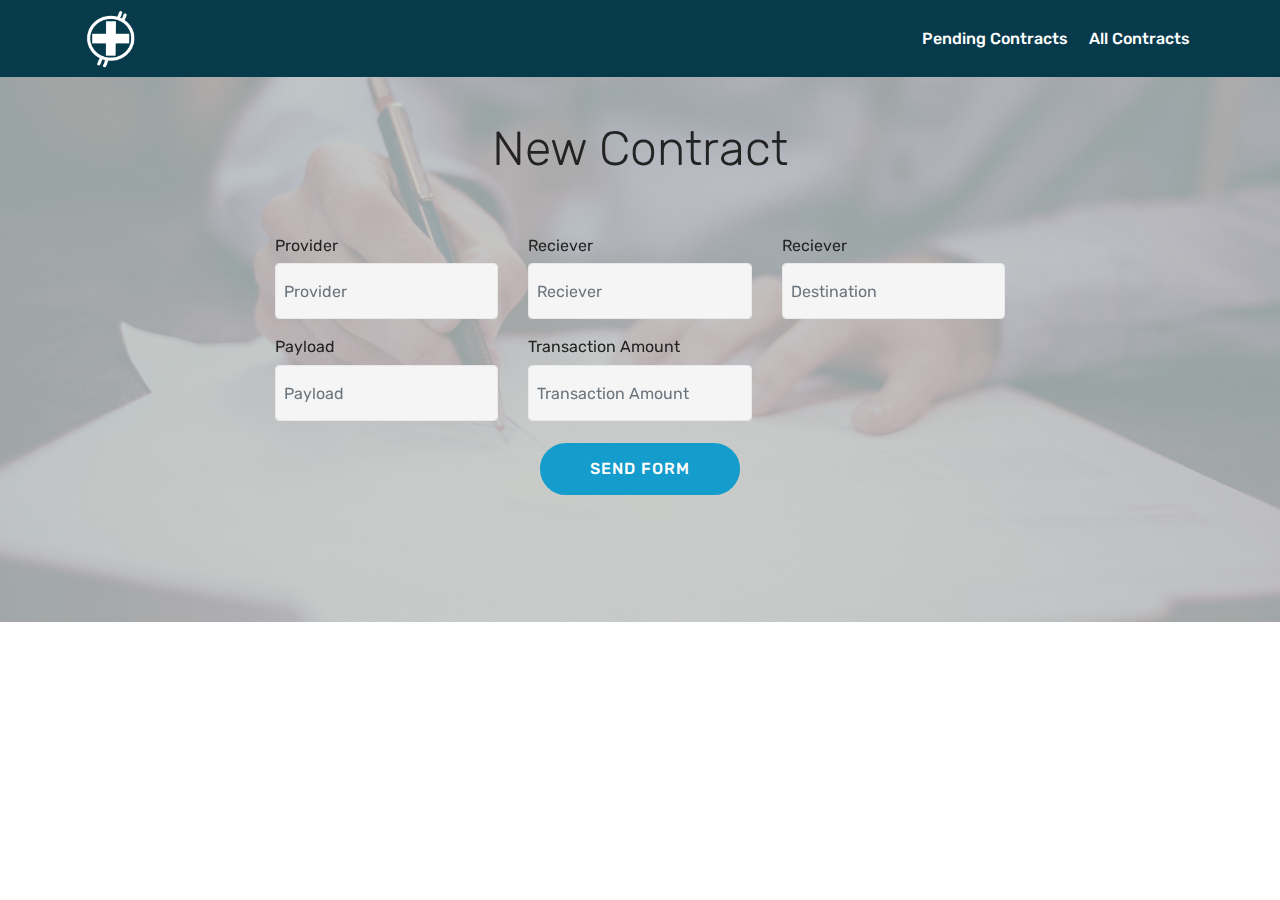
<file: src/frontend/newContract.html>
<!DOCTYPE html>
<html>

<head>
    <meta charset="UTF-8">
    <meta http-equiv="X-UA-Compatible" content="IE=edge">
    <meta name="viewport" content="width=device-width, initial-scale=1, minimum-scale=1">
    <link rel="shortcut icon" href="assets/images/medicoin.png" type="image/x-icon">
    <title>New Contract</title>

    <title>makeContract</title>
    <link rel="stylesheet" href="assets/tether/tether.min.css">
    <link rel="stylesheet" href="assets/bootstrap/css/bootstrap.min.css">
    <link rel="stylesheet" href="assets/bootstrap/css/bootstrap-grid.min.css">
    <link rel="stylesheet" href="assets/bootstrap/css/bootstrap-reboot.min.css">
    <link rel="stylesheet" href="assets/dropdown/css/style.css">
    <link rel="stylesheet" href="assets/theme/css/style.css">
    <link rel="stylesheet" href="assets/arab/css/mbr-additional.css" type="text/css">
</head>

<body>
    <section class="menu cid-rxoRfqBWDu" once="menu" id="menu1-7">
        <nav class="navbar navbar-expand beta-menu navbar-dropdown align-items-center navbar-fixed-top navbar-toggleable-sm">
            <button class="navbar-toggler navbar-toggler-right" type="button" data-toggle="collapse" data-target="#navbarSupportedContent" aria-controls="navbarSupportedContent" aria-expanded="false" aria-label="Toggle navigation">
        </button>
            <div class="menu-logo">
                <div class="navbar-brand">
                    <span class="navbar-logo">
                    <a><img src="assets/images/medicoin.png" title="" style="height: 3.8rem;"></a>
                </span>
                </div>
            </div>
            <div class="collapse navbar-collapse" id="navbarSupportedContent">
                <ul class="navbar-nav nav-dropdown nav-right" data-app-modern-menu="true">
                    <li class="nav-item">
                        <a class="nav-link link text-white display-4" href="pendingContracts.html">Pending Contracts</a>
                    </li>
                    <li class="nav-item">
                        <a class="nav-link link text-white display-4" href="allContracts.html"> All Contracts</a>
                    </li>
                </ul>
            </div>
        </nav>
    </section>

    <section class="mbr-section form1 cid-rxoPV8vLPB mbr-parallax-background" id="form1-6">
        <div class="mbr-overlay" style="opacity: 0.8; background-color: rgb(193, 193, 193);"></div>
        <div class="container">
            <div class="row justify-content-center">
                <div class="title col-12 col-lg-8">
                    <h2 class="mbr-section-title align-center pb-3 mbr-fonts-style display-2">New Contract</h2>
                </div>
            </div>
        </div>
        <div class="container">
            <div class="row justify-content-center">
                <div class="media-container-column col-lg-8" data-form-type="formoid">
                    <form action="" method="POST" class="mbr-form form-with-styler">
                        <div class="row">
                            <div hidden="hidden" data-form-alert-danger="" class="alert alert-danger col-12"></div>
                        </div>
                        <div class="dragArea row">
                            <div class="col-md-4  form-group" data-for="provider">
                                <label for="provider1-6" class="form-control-label mbr-fonts-style display-7">Provider</label>
                                <input type="text" name="provider" data-form-field="provider" required="required" class="form-control display-7" placeholder="Provider" id="provider">
                            </div>
                            <div class="col-md-4  form-group" data-for="source">
                                <label for="source1-6" class="form-control-label mbr-fonts-style display-7">Reciever</label>
                                <input type="text" name="name" data-form-field="Reciever" required="required" class="form-control display-7" placeholder="Reciever" id="source">
                            </div>
                            <div class="col-md-4  form-group" data-for="Destination">
                                <label for="Destination1-6" class="form-control-label mbr-fonts-style display-7">Reciever</label>
                                <input type="text" name="name" data-form-field="Destination" required="required" class="form-control display-7" placeholder="Destination" id="destination">
                            </div>
                            <div class="col-md-4  form-group" data-for="Payload">
                                <label for="Payload1-6" class="form-control-label mbr-fonts-style display-7">Payload</label>
                                <input type="text" name="Payload" data-form-field="Payload" required="required" class="form-control display-7" placeholder="Payload" id="payload">
                            </div>
                            <div data-for="Transaction_Amount" class="col-md-4  form-group">
                                <label for="Transaction_Amount1-6" class="form-control-label mbr-fonts-style display-7">Transaction Amount</label>
                                <input type="number" name="Transaction_Amount" data-form-field="Transaction_Amount" required="required" class="form-control display-7" placeholder="Transaction Amount" id="amount">
                            </div>

                            <div class="col-md-12 input-group-btn align-center">
                                <button type="submit" class="btn btn-primary btn-form display-4">SEND FORM</button>
                            </div>
                        </div>
                    </form>
                </div>
            </div>
        </div>
    </section>

    <script src="assets/web/assets/jquery/jquery.min.js"></script>
    <script src="assets/popper/popper.min.js"></script>
    <script src="assets/tether/tether.min.js"></script>
    <script src="assets/bootstrap/js/bootstrap.min.js"></script>
    <script src="assets/smoothscroll/smooth-scroll.js"></script>
    <script src="assets/dropdown/js/nav-dropdown.js"></script>
    <script src="assets/dropdown/js/navbar-dropdown.js"></script>
    <script src="assets/touchswipe/jquery.touch-swipe.min.js"></script>
    <script src="assets/parallax/jarallax.min.js"></script>
    <script src="assets/theme/js/script.js"></script>
</body>

</html>
</file>
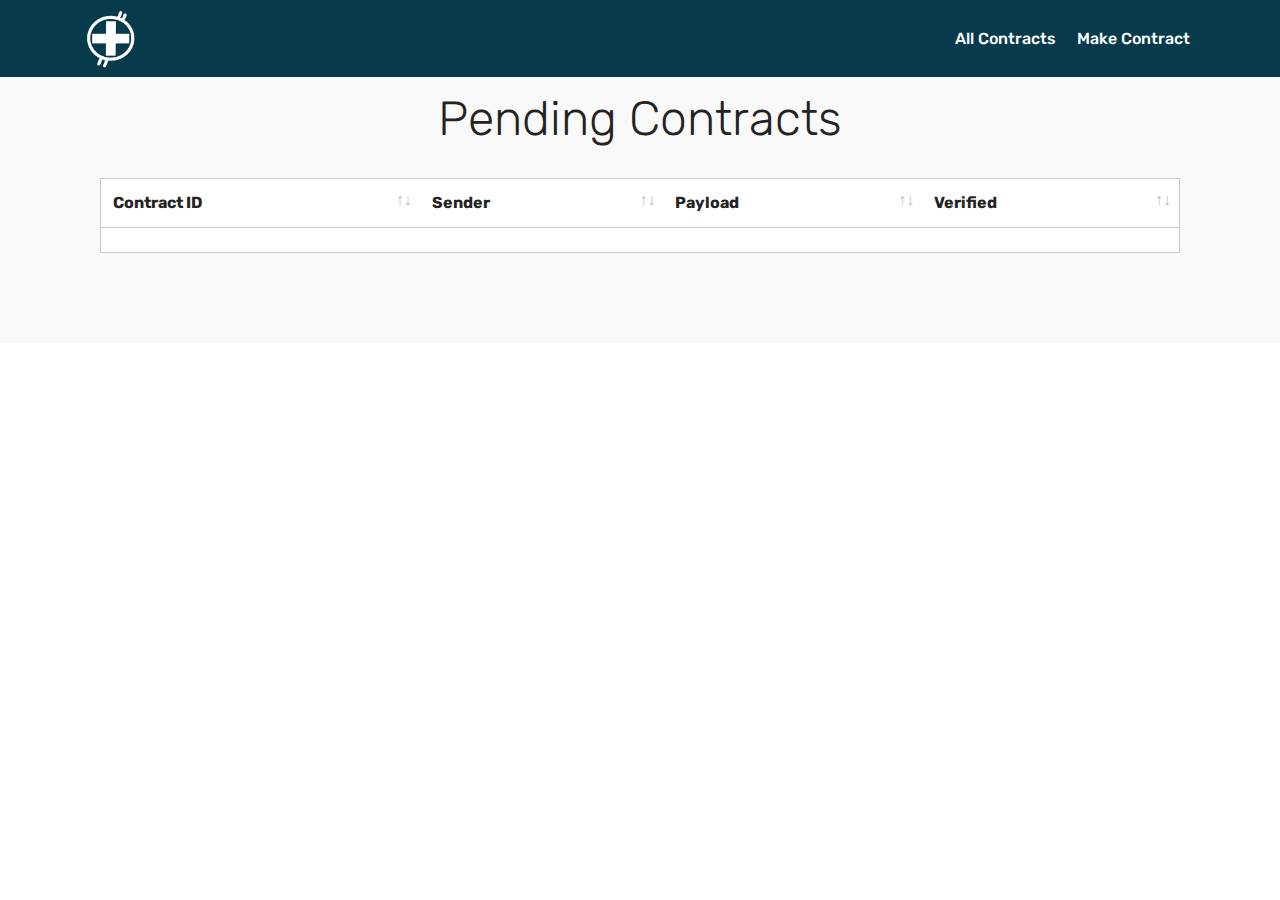
<file: src/frontend/pendingContracts.html>
<!DOCTYPE html>
<html>

<head>
    <meta charset="UTF-8">
    <meta http-equiv="X-UA-Compatible" content="IE=edge">
    <meta name="viewport" content="width=device-width, initial-scale=1, minimum-scale=1">
    <link rel="shortcut icon" href="assets/images/medicoin.png" type="image/x-icon">

    <title>View Contracts</title>
    <link rel="stylesheet" href="assets/tether/tether.min.css">
    <link rel="stylesheet" href="assets/bootstrap/css/bootstrap.min.css">
    <link rel="stylesheet" href="assets/bootstrap/css/bootstrap-grid.min.css">
    <link rel="stylesheet" href="assets/bootstrap/css/bootstrap-reboot.min.css">
    <link rel="stylesheet" href="assets/dropdown/css/style.css">
    <link rel="stylesheet" href="assets/datatables/data-tables.bootstrap4.min.css">
    <link rel="stylesheet" href="assets/theme/css/style.css">
    <link rel="stylesheet" href="assets/arab/css/mbr-additional.css" type="text/css">
</head>

<body>
    <section class="menu cid-rxoRfqBWDu" once="menu" id="menu1-7">
        <nav class="navbar navbar-expand beta-menu navbar-dropdown align-items-center navbar-fixed-top navbar-toggleable-sm">
            <button class="navbar-toggler navbar-toggler-right" type="button" data-toggle="collapse" data-target="#navbarSupportedContent" aria-controls="navbarSupportedContent" aria-expanded="false" aria-label="Toggle navigation">
</button>
            <div class="menu-logo">
                <div class="navbar-brand">
                    <span class="navbar-logo">
                      <a><img src="assets/images/medicoin.png" title="" style="height: 3.8rem;"></a>
                    </span>
                </div>
            </div>
            <div class="collapse navbar-collapse" id="navbarSupportedContent">
                <ul class="navbar-nav nav-dropdown nav-right" data-app-modern-menu="true">
                    <li class="nav-item">
                        <a class="nav-link link text-white display-4" href="allContracts.html">All Contracts</a>
                    </li>
                    <li class="nav-item">
                        <a class="nav-link link text-white display-4" href="newContract.html"> Make Contract</a>
                    </li>
                </ul>
            </div>
        </nav>
    </section>

    <section class="section-table cid-rxoYjsaQvk" id="table1-a">
        <div class="container container-table">
            <h2 class="mbr-section-title mbr-fonts-style align-center pb-3 display-2">Pending Contracts</h2>
            <div class="table-wrapper">
                <div class="container scroll">
                    <table class="table" cellspacing="0">
                        <thead>
                            <tr class="table-heads ">
                                <th class="head-item mbr-fonts-style display-7">Contract ID</th>
                                <th class="head-item mbr-fonts-style display-7">Sender</th>
                                <th class="head-item mbr-fonts-style display-7">Payload</th>
                                <th class="head-item mbr-fonts-style display-7">Verified</th>
                            </tr>
                        </thead>

                        <tbody>
                            <tr>
                                <td class="body-item mbr-fonts-style display-7"></td>
                                <td class="body-item mbr-fonts-style display-7"></td>
                                <td class="body-item mbr-fonts-style display-7"></td>
                                <td class="body-item mbr-fonts-style display-7"></td>
                            </tr>
                        </tbody>
                    </table>
                </div>
            </div>
        </div>
    </section>

    <script src="assets/web/assets/jquery/jquery.min.js"></script>
    <script src="assets/popper/popper.min.js"></script>
    <script src="assets/tether/tether.min.js"></script>
    <script src="assets/bootstrap/js/bootstrap.min.js"></script>
    <script src="assets/smoothscroll/smooth-scroll.js"></script>
    <script src="assets/dropdown/js/nav-dropdown.js"></script>
    <script src="assets/dropdown/js/navbar-dropdown.js"></script>
    <script src="assets/touchswipe/jquery.touch-swipe.min.js"></script>
    <script src="assets/datatables/jquery.data-tables.min.js"></script>
    <script src="assets/datatables/data-tables.bootstrap4.min.js"></script>
    <script src="assets/theme/js/script.js"></script>
</body>

</html>
</file>
<file: static/assets/dropdown/css/style.css>
.navbar-dropdown {
  left: 0;
  padding: 0;
  position: absolute;
  right: 0;
  top: 0;
  transition: all 0.45s ease;
  z-index: 1030;
  background: #282828; }
  .navbar-dropdown .navbar-logo {
    margin-right: 0.8rem;
    transition: margin 0.3s ease-in-out;
    vertical-align: middle; }
    .navbar-dropdown .navbar-logo img {
      height: 3.125rem;
      transition: all 0.3s ease-in-out; }
    .navbar-dropdown .navbar-logo.mbr-iconfont {
      font-size: 3.125rem;
      line-height: 3.125rem; }
  .navbar-dropdown .navbar-caption {
    font-weight: 700;
    white-space: normal;
    vertical-align: -4px;
    line-height: 3.125rem !important; }
    .navbar-dropdown .navbar-caption, .navbar-dropdown .navbar-caption:hover {
      color: inherit;
      text-decoration: none; }
  .navbar-dropdown .mbr-iconfont + .navbar-caption {
    vertical-align: -1px; }
  .navbar-dropdown.navbar-fixed-top {
    position: fixed; }
  .navbar-dropdown .navbar-brand span {
    vertical-align: -4px; }
  .navbar-dropdown.bg-color.transparent {
    background: none; }
  .navbar-dropdown.navbar-short .navbar-brand {
    padding: 0.625rem 0; }
    .navbar-dropdown.navbar-short .navbar-brand span {
      vertical-align: -1px; }
  .navbar-dropdown.navbar-short .navbar-caption {
    line-height: 2.375rem !important;
    vertical-align: -2px; }
  .navbar-dropdown.navbar-short .navbar-logo {
    margin-right: 0.5rem; }
    .navbar-dropdown.navbar-short .navbar-logo img {
      height: 2.375rem; }
    .navbar-dropdown.navbar-short .navbar-logo.mbr-iconfont {
      font-size: 2.375rem;
      line-height: 2.375rem; }
  .navbar-dropdown.navbar-short .mbr-table-cell {
    height: 3.625rem; }
  .navbar-dropdown .navbar-close {
    left: 0.6875rem;
    position: fixed;
    top: 0.75rem;
    z-index: 1000; }
  .navbar-dropdown .hamburger-icon {
    content: "";
    display: inline-block;
    vertical-align: middle;
    width: 16px;
    -webkit-box-shadow: 0 -6px 0 1px #282828,0 0 0 1px #282828,0 6px 0 1px #282828;
    -moz-box-shadow: 0 -6px 0 1px #282828,0 0 0 1px #282828,0 6px 0 1px #282828;
    box-shadow: 0 -6px 0 1px #282828,0 0 0 1px #282828,0 6px 0 1px #282828; }

.dropdown-menu .dropdown-toggle[data-toggle="dropdown-submenu"]::after {
  border-bottom: 0.35em solid transparent;
  border-left: 0.35em solid;
  border-right: 0;
  border-top: 0.35em solid transparent;
  margin-left: 0.3rem; }

.dropdown-menu .dropdown-item:focus {
  outline: 0; }

.nav-dropdown {
  font-size: 0.75rem;
  font-weight: 500;
  height: auto !important; }
  .nav-dropdown .nav-btn {
    padding-left: 1rem; }
  .nav-dropdown .link {
    margin: .667em 1.667em;
    font-weight: 500;
    padding: 0;
    transition: color .2s ease-in-out; }
    .nav-dropdown .link.dropdown-toggle {
      margin-right: 2.583em; }
      .nav-dropdown .link.dropdown-toggle::after {
        margin-left: .25rem;
        border-top: 0.35em solid;
        border-right: 0.35em solid transparent;
        border-left: 0.35em solid transparent;
        border-bottom: 0; }
      .nav-dropdown .link.dropdown-toggle[aria-expanded="true"] {
        margin: 0;
        padding: 0.667em 3.263em  0.667em 1.667em; }
  .nav-dropdown .link::after,
  .nav-dropdown .dropdown-item::after {
    color: inherit; }
  .nav-dropdown .btn {
    font-size: 0.75rem;
    font-weight: 700;
    letter-spacing: 0;
    margin-bottom: 0;
    padding-left: 1.25rem;
    padding-right: 1.25rem; }
  .nav-dropdown .dropdown-menu {
    border-radius: 0;
    border: 0;
    left: 0;
    margin: 0;
    padding-bottom: 1.25rem;
    padding-top: 1.25rem;
    position: relative; }
  .nav-dropdown .dropdown-submenu {
    margin-left: 0.125rem;
    top: 0; }
  .nav-dropdown .dropdown-item {
    font-weight: 500;
    line-height: 2;
    padding: 0.3846em 4.615em 0.3846em 1.5385em;
    position: relative;
    transition: color .2s ease-in-out, background-color .2s ease-in-out; }
    .nav-dropdown .dropdown-item::after {
      margin-top: -0.3077em;
      position: absolute;
      right: 1.1538em;
      top: 50%; }
    .nav-dropdown .dropdown-item:focus, .nav-dropdown .dropdown-item:hover {
      background: none; }

@media (max-width: 767px) {
  .nav-dropdown.navbar-toggleable-sm {
    bottom: 0;
    display: none;
    left: 0;
    overflow-x: hidden;
    position: fixed;
    top: 0;
    transform: translateX(-100%);
    -ms-transform: translateX(-100%);
    -webkit-transform: translateX(-100%);
    width: 18.75rem;
    z-index: 999; } }
.nav-dropdown.navbar-toggleable-xl {
  bottom: 0;
  display: none;
  left: 0;
  overflow-x: hidden;
  position: fixed;
  top: 0;
  transform: translateX(-100%);
  -ms-transform: translateX(-100%);
  -webkit-transform: translateX(-100%);
  width: 18.75rem;
  z-index: 999; }

.nav-dropdown-sm {
  display: block !important;
  overflow-x: hidden;
  overflow: auto;
  padding-top: 3.875rem; }
  .nav-dropdown-sm::after {
    content: "";
    display: block;
    height: 3rem;
    width: 100%; }
  .nav-dropdown-sm.collapse.in ~ .navbar-close {
    display: block !important; }
  .nav-dropdown-sm.collapsing, .nav-dropdown-sm.collapse.in {
    transform: translateX(0);
    -ms-transform: translateX(0);
    -webkit-transform: translateX(0);
    transition: all 0.25s ease-out;
    -webkit-transition: all 0.25s ease-out;
    background: #282828; }
  .nav-dropdown-sm.collapsing[aria-expanded="false"] {
    transform: translateX(-100%);
    -ms-transform: translateX(-100%);
    -webkit-transform: translateX(-100%); }
  .nav-dropdown-sm .nav-item {
    display: block;
    margin-left: 0 !important;
    padding-left: 0; }
  .nav-dropdown-sm .link,
  .nav-dropdown-sm .dropdown-item {
    border-top: 1px dotted rgba(255, 255, 255, 0.1);
    font-size: 0.8125rem;
    line-height: 1.6;
    margin: 0 !important;
    padding: 0.875rem 2.4rem 0.875rem 1.5625rem !important;
    position: relative;
    white-space: normal; }
    .nav-dropdown-sm .link:focus, .nav-dropdown-sm .link:hover,
    .nav-dropdown-sm .dropdown-item:focus,
    .nav-dropdown-sm .dropdown-item:hover {
      background: rgba(0, 0, 0, 0.2) !important;
      color: #c0a375; }
  .nav-dropdown-sm .nav-btn {
    position: relative;
    padding: 1.5625rem 1.5625rem 0 1.5625rem; }
    .nav-dropdown-sm .nav-btn::before {
      border-top: 1px dotted rgba(255, 255, 255, 0.1);
      content: "";
      left: 0;
      position: absolute;
      top: 0;
      width: 100%; }
    .nav-dropdown-sm .nav-btn + .nav-btn {
      padding-top: 0.625rem; }
      .nav-dropdown-sm .nav-btn + .nav-btn::before {
        display: none; }
  .nav-dropdown-sm .btn {
    padding: 0.625rem 0; }
  .nav-dropdown-sm .dropdown-toggle[data-toggle="dropdown-submenu"]::after {
    margin-left: .25rem;
    border-top: 0.35em solid;
    border-right: 0.35em solid transparent;
    border-left: 0.35em solid transparent;
    border-bottom: 0; }
  .nav-dropdown-sm .dropdown-toggle[data-toggle="dropdown-submenu"][aria-expanded="true"]::after {
    border-top: 0;
    border-right: 0.35em solid transparent;
    border-left: 0.35em solid transparent;
    border-bottom: 0.35em solid; }
  .nav-dropdown-sm .dropdown-menu {
    margin: 0;
    padding: 0;
    position: relative;
    top: 0;
    left: 0;
    width: 100%;
    border: 0;
    float: none;
    border-radius: 0;
    background: none; }
  .nav-dropdown-sm .dropdown-submenu {
    left: 100%;
    margin-left: 0.125rem;
    margin-top: -1.25rem;
    top: 0; }

.navbar-toggleable-sm .nav-dropdown .dropdown-menu {
  position: absolute; }

.navbar-toggleable-sm .nav-dropdown .dropdown-submenu {
  left: 100%;
  margin-left: 0.125rem;
  margin-top: -1.25rem;
  top: 0; }

.navbar-toggleable-sm.opened .nav-dropdown .dropdown-menu {
  position: relative; }

.navbar-toggleable-sm.opened .nav-dropdown .dropdown-submenu {
  left: 0;
  margin-left: 00rem;
  margin-top: 0rem;
  top: 0; }

.is-builder .nav-dropdown.collapsing {
  transition: none !important; }

/*# sourceMappingURL=style.css.map */
</file>
<file: static/assets/theme/css/style.css>
/*!
 * Mobirise v4 theme (https://mobirise.com/)
 * Copyright 2017 Mobirise
 */
section {
  background-color: #eeeeee;
}

section,
.container,
.container-fluid {
  position: relative;
  word-wrap: break-word;
}

a.mbr-iconfont:hover {
  text-decoration: none;
}

.article .lead p, .article .lead ul, .article .lead ol, .article .lead pre, .article .lead blockquote {
  margin-bottom: 0;
}

a {
  font-style: normal;
  font-weight: 400;
  cursor: pointer;
}

a, a:hover {
  text-decoration: none;
}

figure {
  margin-bottom: 0;
}

body {
  color: #232323;
}

h1, h2, h3, h4, h5, h6,
.h1, .h2, .h3, .h4, .h5, .h6,
.display-1, .display-2, .display-3, .display-4 {
  line-height: 1;
  word-break: break-word;
  word-wrap: break-word;
}

b, strong {
  font-weight: bold;
}

blockquote {
  padding: 10px 0 10px 20px;
  position: relative;
  border-left: 2px solid;
  border-color: #ff3366;
}

input:-webkit-autofill, input:-webkit-autofill:hover, input:-webkit-autofill:focus, input:-webkit-autofill:active {
  transition-delay: 9999s;
  transition-property: background-color, color;
}

textarea[type="hidden"] {
  display: none;
}

body {
  position: relative;
}

section {
  background-position: 50% 50%;
  background-repeat: no-repeat;
  background-size: cover;
}

section .mbr-background-video,
section .mbr-background-video-preview {
  position: absolute;
  bottom: 0;
  left: 0;
  right: 0;
  top: 0;
}

.hidden {
  visibility: hidden;
}

.mbr-z-index20 {
  z-index: 20;
}

/*! Base colors */
.mbr-white {
  color: #ffffff;
}

.mbr-black {
  color: #000000;
}

.mbr-bg-white {
  background-color: #ffffff;
}

.mbr-bg-black {
  background-color: #000000;
}

/*! Text-aligns */
.align-left {
  text-align: left;
}

.align-center {
  text-align: center;
}

.align-right {
  text-align: right;
}

@media (max-width: 767px) {
  .align-left, .align-center, .align-right, .mbr-section-btn, .mbr-section-title {
    text-align: center;
  }
}

/*! Font-weight  */
.mbr-light {
  font-weight: 300;
}

.mbr-regular {
  font-weight: 400;
}

.mbr-semibold {
  font-weight: 500;
}

.mbr-bold {
  font-weight: 700;
}

/*! Media  */
.media-size-item {
  -webkit-flex: 1 1 auto;
  -moz-flex: 1 1 auto;
  -ms-flex: 1 1 auto;
  -o-flex: 1 1 auto;
  flex: 1 1 auto;
}

.media-content {
  -webkit-flex-basis: 100%;
  flex-basis: 100%;
}

.media-container-row {
  display: -ms-flexbox;
  display: -webkit-flex;
  display: flex;
  -webkit-flex-direction: row;
  -ms-flex-direction: row;
  flex-direction: row;
  -webkit-flex-wrap: wrap;
  -ms-flex-wrap: wrap;
  flex-wrap: wrap;
  -webkit-justify-content: center;
  -ms-flex-pack: center;
  justify-content: center;
  -webkit-align-content: center;
  -ms-flex-line-pack: center;
  align-content: center;
  -webkit-align-items: start;
  -ms-flex-align: start;
  align-items: start;
}

.media-container-row .media-size-item {
  width: 400px;
}

.media-container-column {
  display: -ms-flexbox;
  display: -webkit-flex;
  display: flex;
  -webkit-flex-direction: column;
  -ms-flex-direction: column;
  flex-direction: column;
  -webkit-flex-wrap: wrap;
  -ms-flex-wrap: wrap;
  flex-wrap: wrap;
  -webkit-justify-content: center;
  -ms-flex-pack: center;
  justify-content: center;
  -webkit-align-content: center;
  -ms-flex-line-pack: center;
  align-content: center;
  -webkit-align-items: stretch;
  -ms-flex-align: stretch;
  align-items: stretch;
}

.media-container-column > * {
  width: 100%;
}

@media (min-width: 992px) {
  .media-container-row {
    -webkit-flex-wrap: nowrap;
    -ms-flex-wrap: nowrap;
    flex-wrap: nowrap;
  }
}

figure {
  overflow: hidden;
}

figure[mbr-media-size] {
  transition: width 0.1s;
}

.mbr-figure img, .mbr-figure iframe {
  display: block;
  width: 100%;
}

.card {
  background-color: transparent;
  border: none;
}

.card-box {
  width: 100%;
}

.card-img {
  text-align: center;
  flex-shrink: 0;
  -webkit-flex-shrink: 0;
}

.media {
  max-width: 100%;
  margin: 0 auto;
}

.mbr-figure {
  -ms-flex-item-align: center;
  -ms-grid-row-align: center;
  -webkit-align-self: center;
  align-self: center;
}

.media-container > div {
  max-width: 100%;
}

.mbr-figure img, .card-img img {
  width: 100%;
}

@media (max-width: 991px) {
  .media-size-item {
    width: auto !important;
  }
  .media {
    width: auto;
  }
  .mbr-figure {
    width: 100% !important;
  }
}

/*! Buttons */
.mbr-section-btn {
  margin-left: -.25rem;
  margin-right: -.25rem;
  font-size: 0;
}

nav .mbr-section-btn {
  margin-left: 0rem;
  margin-right: 0rem;
}

/*! Btn icon margin */
.btn .mbr-iconfont, .btn.btn-sm .mbr-iconfont {
  cursor: pointer;
  margin-right: 0.5rem;
}

.btn.btn-md .mbr-iconfont, .btn.btn-md .mbr-iconfont {
  margin-right: 0.8rem;
}

.mbr-regular {
  font-weight: 400;
}

.mbr-semibold {
  font-weight: 500;
}

.mbr-bold {
  font-weight: 700;
}

[type="submit"] {
  -webkit-appearance: none;
}

/*! Full-screen */
.mbr-fullscreen .mbr-overlay {
  min-height: 100vh;
}

.mbr-fullscreen {
  display: flex;
  display: -webkit-flex;
  display: -moz-flex;
  display: -ms-flex;
  display: -o-flex;
  align-items: center;
  -webkit-align-items: center;
  min-height: 100vh;
  padding-top: 3rem;
  padding-bottom: 3rem;
}

/*! Map */
.map {
  height: 25rem;
  position: relative;
}

.map iframe {
  width: 100%;
  height: 100%;
}

/* Form */
.form-asterisk {
  font-family: initial;
  position: absolute;
  top: -2px;
  font-weight: normal;
}

/*! Scroll to top arrow */
.mbr-arrow-up {
  bottom: 25px;
  right: 90px;
  position: fixed;
  text-align: right;
  z-index: 5000;
  color: #ffffff;
  font-size: 32px;
  transform: rotate(180deg);
  -webkit-transform: rotate(180deg);
}

.mbr-arrow-up a {
  background: rgba(0, 0, 0, 0.2);
  border-radius: 3px;
  color: #fff;
  display: inline-block;
  height: 60px;
  width: 60px;
  outline-style: none !important;
  position: relative;
  text-decoration: none;
  transition: all .3s ease-in-out;
  cursor: pointer;
  text-align: center;
}

.mbr-arrow-up a:hover {
  background-color: rgba(0, 0, 0, 0.4);
}

.mbr-arrow-up a i {
  line-height: 60px;
}

.mbr-arrow-up-icon {
  display: block;
  color: #fff;
}

.mbr-arrow-up-icon::before {
  content: "\203a";
  display: inline-block;
  font-family: serif;
  font-size: 32px;
  line-height: 1;
  font-style: normal;
  position: relative;
  top: 6px;
  left: -4px;
  -webkit-transform: rotate(-90deg);
  transform: rotate(-90deg);
}

/*! Arrow Down */
.mbr-arrow {
  position: absolute;
  bottom: 45px;
  left: 50%;
  width: 60px;
  height: 60px;
  cursor: pointer;
  background-color: rgba(80, 80, 80, 0.5);
  border-radius: 50%;
  -webkit-transform: translateX(-50%);
  transform: translateX(-50%);
}

.mbr-arrow > a {
  display: inline-block;
  text-decoration: none;
  outline-style: none;
  -webkit-animation: arrowdown 1.7s ease-in-out infinite;
  animation: arrowdown 1.7s ease-in-out infinite;
}

.mbr-arrow > a > i {
  position: absolute;
  top: -2px;
  left: 15px;
  font-size: 2rem;
}

@keyframes arrowdown {
  0% {
    transform: translateY(0px);
    -webkit-transform: translateY(0px);
  }
  50% {
    transform: translateY(-5px);
    -webkit-transform: translateY(-5px);
  }
  100% {
    transform: translateY(0px);
    -webkit-transform: translateY(0px);
  }
}

@-webkit-keyframes arrowdown {
  0% {
    transform: translateY(0px);
    -webkit-transform: translateY(0px);
  }
  50% {
    transform: translateY(-5px);
    -webkit-transform: translateY(-5px);
  }
  100% {
    transform: translateY(0px);
    -webkit-transform: translateY(0px);
  }
}

@media (max-width: 500px) {
  .mbr-arrow-up {
    left: 50%;
    right: auto;
    transform: translateX(-50%) rotate(180deg);
    -webkit-transform: translateX(-50%) rotate(180deg);
  }
}

/*Gradients animation*/
@keyframes gradient-animation {
  from {
    background-position: 0% 100%;
    animation-timing-function: ease-in-out;
  }
  to {
    background-position: 100% 0%;
    animation-timing-function: ease-in-out;
  }
}

@-webkit-keyframes gradient-animation {
  from {
    background-position: 0% 100%;
    animation-timing-function: ease-in-out;
  }
  to {
    background-position: 100% 0%;
    animation-timing-function: ease-in-out;
  }
}

.bg-gradient {
  background-size: 200% 200%;
  animation: gradient-animation 5s infinite alternate;
  -webkit-animation: gradient-animation 5s infinite alternate;
}

.menu .navbar-brand {
  display: -webkit-flex;
}

.menu .navbar-brand span {
  display: flex;
  display: -webkit-flex;
}

.menu .navbar-brand .navbar-caption-wrap {
  display: -webkit-flex;
}

.menu .navbar-brand .navbar-logo img {
  display: -webkit-flex;
}

@media (min-width: 768px) and (max-width: 1023px) {
  .menu .navbar-toggleable-sm .navbar-nav {
    display: -webkit-box;
    display: -webkit-flex;
    display: -ms-flexbox;
  }
}

@media (max-width: 1023px) {
  .menu .navbar-collapse {
    max-height: 93.5vh;
  }
  .menu .navbar-collapse.show {
    overflow: auto;
  }
}

@media (min-width: 1024px) {
  .menu .navbar-nav.nav-dropdown {
    display: -webkit-flex;
  }
  .menu .navbar-toggleable-sm .navbar-collapse {
    display: -webkit-flex !important;
  }
  .menu .collapsed .navbar-collapse {
    max-height: 93.5vh;
  }
  .menu .collapsed .navbar-collapse.show {
    overflow: auto;
  }
}

@media (max-width: 767px) {
  .menu .navbar-collapse {
    max-height: 80vh;
  }
}

.navbar {
  display: -webkit-flex;
  -webkit-flex-wrap: wrap;
  -webkit-align-items: center;
  -webkit-justify-content: space-between;
}

.navbar-collapse {
  -webkit-flex-basis: 100%;
  -webkit-flex-grow: 1;
  -webkit-align-items: center;
}

.nav-dropdown .link {
  padding: .667em 1.667em !important;
  margin: 0 !important;
}

.nav {
  display: -webkit-flex;
  -webkit-flex-wrap: wrap;
}

.row {
  display: -webkit-flex;
  -webkit-flex-wrap: wrap;
}

.justify-content-center {
  -webkit-justify-content: center;
}

.form-inline {
  display: -webkit-flex;
  -webkit-flex-flow: row wrap;
  -webkit-align-items: center;
}

.card-wrapper {
  -webkit-flex: 1;
}

.carousel-control {
  z-index: 10;
  display: -webkit-flex;
  -webkit-align-items: center;
  -webkit-justify-content: center;
}

.carousel-controls {
  display: -webkit-flex;
}

.media {
  display: -webkit-flex;
}

.form-group:focus {
  outline: none;
}

.jq-selectbox__select {
  padding: 1.07em .5em;
  position: absolute;
  top: 0;
  left: 0;
  width: 100%;
}

.jq-selectbox__dropdown {
  position: absolute;
  top: 100% !important;
  left: 0 !important;
  width: 100% !important;
}

.jq-selectbox__trigger-arrow {
  transform: translateY(-50%);
}

.jq-selectbox li {
  padding: 1.07em .5em;
}

input[type="range"] {
  padding-left: 0 !important;
  padding-right: 0 !important;
}

.modal-dialog, .modal-content {
  height: 100%;
}

.modal-dialog .carousel-inner {
  height: 100%;
  height: -webkit-fill-available;
  height: fill-available;
}

.carousel-item {
  text-align: center;
}

.carousel-item img {
  margin: auto;
}
.engine {
	position: absolute;
	text-indent: -2400px;
	text-align: center;
	padding: 0;
	top: 0;
	left: -2400px;
}
</file>
<file: static/assets/arab/css/mbr-additional1.css>
@import url(https://fonts.googleapis.com/css?family=Rubik:300,300i,400,400i,500,500i,700,700i,900,900i);





body {
  font-style: normal;
  line-height: 1.5;
}
.mbr-section-title {
  font-style: normal;
  line-height: 1.2;
}
.mbr-section-subtitle {
  line-height: 1.3;
}
.mbr-text {
  font-style: normal;
  line-height: 1.6;
}
.display-1 {
  font-family: 'Rubik', sans-serif;
  font-size: 4.25rem;
}
.display-1 > .mbr-iconfont {
  font-size: 6.8rem;
}
.display-2 {
  font-family: 'Rubik', sans-serif;
  font-size: 3rem;
}
.display-2 > .mbr-iconfont {
  font-size: 4.8rem;
}
.display-4 {
  font-family: 'Rubik', sans-serif;
  font-size: 1rem;
}
.display-4 > .mbr-iconfont {
  font-size: 1.6rem;
}
.display-5 {
  font-family: 'Rubik', sans-serif;
  font-size: 1.5rem;
}
.display-5 > .mbr-iconfont {
  font-size: 2.4rem;
}
.display-7 {
  font-family: 'Rubik', sans-serif;
  font-size: 1rem;
}
.display-7 > .mbr-iconfont {
  font-size: 1.6rem;
}
/* ---- Fluid typography for mobile devices ---- */
/* 1.4 - font scale ratio ( bootstrap == 1.42857 ) */
/* 100vw - current viewport width */
/* (48 - 20)  48 == 48rem == 768px, 20 == 20rem == 320px(minimal supported viewport) */
/* 0.65 - min scale variable, may vary */
@media (max-width: 768px) {
  .display-1 {
    font-size: 3.4rem;
    font-size: calc( 2.1374999999999997rem + (4.25 - 2.1374999999999997) * ((100vw - 20rem) / (48 - 20)));
    line-height: calc( 1.4 * (2.1374999999999997rem + (4.25 - 2.1374999999999997) * ((100vw - 20rem) / (48 - 20))));
  }
  .display-2 {
    font-size: 2.4rem;
    font-size: calc( 1.7rem + (3 - 1.7) * ((100vw - 20rem) / (48 - 20)));
    line-height: calc( 1.4 * (1.7rem + (3 - 1.7) * ((100vw - 20rem) / (48 - 20))));
  }
  .display-4 {
    font-size: 0.8rem;
    font-size: calc( 1rem + (1 - 1) * ((100vw - 20rem) / (48 - 20)));
    line-height: calc( 1.4 * (1rem + (1 - 1) * ((100vw - 20rem) / (48 - 20))));
  }
  .display-5 {
    font-size: 1.2rem;
    font-size: calc( 1.175rem + (1.5 - 1.175) * ((100vw - 20rem) / (48 - 20)));
    line-height: calc( 1.4 * (1.175rem + (1.5 - 1.175) * ((100vw - 20rem) / (48 - 20))));
  }
}
/* Buttons */
.btn {
  font-weight: 500;
  border-width: 2px;
  font-style: normal;
  letter-spacing: 1px;
  margin: .4rem .8rem;
  white-space: normal;
  -webkit-transition: all 0.3s ease-in-out;
  -moz-transition: all 0.3s ease-in-out;
  transition: all 0.3s ease-in-out;
  display: inline-flex;
  align-items: center;
  justify-content: center;
  word-break: break-word;
  -webkit-align-items: center;
  -webkit-justify-content: center;
  display: -webkit-inline-flex;
  padding: 1rem 3rem;
  border-radius: 3px;
}
.btn-sm {
  font-weight: 500;
  letter-spacing: 1px;
  -webkit-transition: all 0.3s ease-in-out;
  -moz-transition: all 0.3s ease-in-out;
  transition: all 0.3s ease-in-out;
  padding: 0.6rem 1.5rem;
  border-radius: 3px;
}
.btn-md {
  font-weight: 500;
  letter-spacing: 1px;
  margin: .4rem .8rem !important;
  -webkit-transition: all 0.3s ease-in-out;
  -moz-transition: all 0.3s ease-in-out;
  transition: all 0.3s ease-in-out;
  padding: 1rem 3rem;
  border-radius: 3px;
}
.btn-lg {
  font-weight: 500;
  letter-spacing: 1px;
  margin: .4rem .8rem !important;
  -webkit-transition: all 0.3s ease-in-out;
  -moz-transition: all 0.3s ease-in-out;
  transition: all 0.3s ease-in-out;
  padding: 1.2rem 3.2rem;
  border-radius: 3px;
}
.bg-primary {
  background-color: #149dcc !important;
}
.bg-success {
  background-color: #f7ed4a !important;
}
.bg-info {
  background-color: #82786e !important;
}
.bg-warning {
  background-color: #879a9f !important;
}
.bg-danger {
  background-color: #b1a374 !important;
}
.btn-primary,
.btn-primary:active {
  background-color: #149dcc !important;
  border-color: #149dcc !important;
  color: #ffffff !important;
}
.btn-primary:hover,
.btn-primary:focus,
.btn-primary.focus,
.btn-primary.active {
  color: #ffffff !important;
  background-color: #0d6786 !important;
  border-color: #0d6786 !important;
}
.btn-primary.disabled,
.btn-primary:disabled {
  color: #ffffff !important;
  background-color: #0d6786 !important;
  border-color: #0d6786 !important;
}
.btn-secondary,
.btn-secondary:active {
  background-color: #ff3366 !important;
  border-color: #ff3366 !important;
  color: #ffffff !important;
}
.btn-secondary:hover,
.btn-secondary:focus,
.btn-secondary.focus,
.btn-secondary.active {
  color: #ffffff !important;
  background-color: #e50039 !important;
  border-color: #e50039 !important;
}
.btn-secondary.disabled,
.btn-secondary:disabled {
  color: #ffffff !important;
  background-color: #e50039 !important;
  border-color: #e50039 !important;
}
.btn-info,
.btn-info:active {
  background-color: #82786e !important;
  border-color: #82786e !important;
  color: #ffffff !important;
}
.btn-info:hover,
.btn-info:focus,
.btn-info.focus,
.btn-info.active {
  color: #ffffff !important;
  background-color: #59524b !important;
  border-color: #59524b !important;
}
.btn-info.disabled,
.btn-info:disabled {
  color: #ffffff !important;
  background-color: #59524b !important;
  border-color: #59524b !important;
}
.btn-success,
.btn-success:active {
  background-color: #f7ed4a !important;
  border-color: #f7ed4a !important;
  color: #3f3c03 !important;
}
.btn-success:hover,
.btn-success:focus,
.btn-success.focus,
.btn-success.active {
  color: #3f3c03 !important;
  background-color: #eadd0a !important;
  border-color: #eadd0a !important;
}
.btn-success.disabled,
.btn-success:disabled {
  color: #3f3c03 !important;
  background-color: #eadd0a !important;
  border-color: #eadd0a !important;
}
.btn-warning,
.btn-warning:active {
  background-color: #879a9f !important;
  border-color: #879a9f !important;
  color: #ffffff !important;
}
.btn-warning:hover,
.btn-warning:focus,
.btn-warning.focus,
.btn-warning.active {
  color: #ffffff !important;
  background-color: #617479 !important;
  border-color: #617479 !important;
}
.btn-warning.disabled,
.btn-warning:disabled {
  color: #ffffff !important;
  background-color: #617479 !important;
  border-color: #617479 !important;
}
.btn-danger,
.btn-danger:active {
  background-color: #b1a374 !important;
  border-color: #b1a374 !important;
  color: #ffffff !important;
}
.btn-danger:hover,
.btn-danger:focus,
.btn-danger.focus,
.btn-danger.active {
  color: #ffffff !important;
  background-color: #8b7d4e !important;
  border-color: #8b7d4e !important;
}
.btn-danger.disabled,
.btn-danger:disabled {
  color: #ffffff !important;
  background-color: #8b7d4e !important;
  border-color: #8b7d4e !important;
}
.btn-white {
  color: #333333 !important;
}
.btn-white,
.btn-white:active {
  background-color: #ffffff !important;
  border-color: #ffffff !important;
  color: #808080 !important;
}
.btn-white:hover,
.btn-white:focus,
.btn-white.focus,
.btn-white.active {
  color: #808080 !important;
  background-color: #d9d9d9 !important;
  border-color: #d9d9d9 !important;
}
.btn-white.disabled,
.btn-white:disabled {
  color: #808080 !important;
  background-color: #d9d9d9 !important;
  border-color: #d9d9d9 !important;
}
.btn-black,
.btn-black:active {
  background-color: #333333 !important;
  border-color: #333333 !important;
  color: #ffffff !important;
}
.btn-black:hover,
.btn-black:focus,
.btn-black.focus,
.btn-black.active {
  color: #ffffff !important;
  background-color: #0d0d0d !important;
  border-color: #0d0d0d !important;
}
.btn-black.disabled,
.btn-black:disabled {
  color: #ffffff !important;
  background-color: #0d0d0d !important;
  border-color: #0d0d0d !important;
}
.btn-primary-outline,
.btn-primary-outline:active {
  background: none;
  border-color: #0b566f;
  color: #0b566f;
}
.btn-primary-outline:hover,
.btn-primary-outline:focus,
.btn-primary-outline.focus,
.btn-primary-outline.active {
  color: #ffffff;
  background-color: #149dcc;
  border-color: #149dcc;
}
.btn-primary-outline.disabled,
.btn-primary-outline:disabled {
  color: #ffffff !important;
  background-color: #149dcc !important;
  border-color: #149dcc !important;
}
.btn-secondary-outline,
.btn-secondary-outline:active {
  background: none;
  border-color: #cc0033;
  color: #cc0033;
}
.btn-secondary-outline:hover,
.btn-secondary-outline:focus,
.btn-secondary-outline.focus,
.btn-secondary-outline.active {
  color: #ffffff;
  background-color: #ff3366;
  border-color: #ff3366;
}
.btn-secondary-outline.disabled,
.btn-secondary-outline:disabled {
  color: #ffffff !important;
  background-color: #ff3366 !important;
  border-color: #ff3366 !important;
}
.btn-info-outline,
.btn-info-outline:active {
  background: none;
  border-color: #4b453f;
  color: #4b453f;
}
.btn-info-outline:hover,
.btn-info-outline:focus,
.btn-info-outline.focus,
.btn-info-outline.active {
  color: #ffffff;
  background-color: #82786e;
  border-color: #82786e;
}
.btn-info-outline.disabled,
.btn-info-outline:disabled {
  color: #ffffff !important;
  background-color: #82786e !important;
  border-color: #82786e !important;
}
.btn-success-outline,
.btn-success-outline:active {
  background: none;
  border-color: #d2c609;
  color: #d2c609;
}
.btn-success-outline:hover,
.btn-success-outline:focus,
.btn-success-outline.focus,
.btn-success-outline.active {
  color: #3f3c03;
  background-color: #f7ed4a;
  border-color: #f7ed4a;
}
.btn-success-outline.disabled,
.btn-success-outline:disabled {
  color: #3f3c03 !important;
  background-color: #f7ed4a !important;
  border-color: #f7ed4a !important;
}
.btn-warning-outline,
.btn-warning-outline:active {
  background: none;
  border-color: #55666b;
  color: #55666b;
}
.btn-warning-outline:hover,
.btn-warning-outline:focus,
.btn-warning-outline.focus,
.btn-warning-outline.active {
  color: #ffffff;
  background-color: #879a9f;
  border-color: #879a9f;
}
.btn-warning-outline.disabled,
.btn-warning-outline:disabled {
  color: #ffffff !important;
  background-color: #879a9f !important;
  border-color: #879a9f !important;
}
.btn-danger-outline,
.btn-danger-outline:active {
  background: none;
  border-color: #7a6e45;
  color: #7a6e45;
}
.btn-danger-outline:hover,
.btn-danger-outline:focus,
.btn-danger-outline.focus,
.btn-danger-outline.active {
  color: #ffffff;
  background-color: #b1a374;
  border-color: #b1a374;
}
.btn-danger-outline.disabled,
.btn-danger-outline:disabled {
  color: #ffffff !important;
  background-color: #b1a374 !important;
  border-color: #b1a374 !important;
}
.btn-black-outline,
.btn-black-outline:active {
  background: none;
  border-color: #000000;
  color: #000000;
}
.btn-black-outline:hover,
.btn-black-outline:focus,
.btn-black-outline.focus,
.btn-black-outline.active {
  color: #ffffff;
  background-color: #333333;
  border-color: #333333;
}
.btn-black-outline.disabled,
.btn-black-outline:disabled {
  color: #ffffff !important;
  background-color: #333333 !important;
  border-color: #333333 !important;
}
.btn-white-outline,
.btn-white-outline:active,
.btn-white-outline.active {
  background: none;
  border-color: #ffffff;
  color: #ffffff;
}
.btn-white-outline:hover,
.btn-white-outline:focus,
.btn-white-outline.focus {
  color: #333333;
  background-color: #ffffff;
  border-color: #ffffff;
}
.text-primary {
  color: #149dcc !important;
}
.text-secondary {
  color: #ff3366 !important;
}
.text-success {
  color: #f7ed4a !important;
}
.text-info {
  color: #82786e !important;
}
.text-warning {
  color: #879a9f !important;
}
.text-danger {
  color: #b1a374 !important;
}
.text-white {
  color: #ffffff !important;
}
.text-black {
  color: #000000 !important;
}
a.text-primary:hover,
a.text-primary:focus {
  color: #0b566f !important;
}
a.text-secondary:hover,
a.text-secondary:focus {
  color: #cc0033 !important;
}
a.text-success:hover,
a.text-success:focus {
  color: #d2c609 !important;
}
a.text-info:hover,
a.text-info:focus {
  color: #4b453f !important;
}
a.text-warning:hover,
a.text-warning:focus {
  color: #55666b !important;
}
a.text-danger:hover,
a.text-danger:focus {
  color: #7a6e45 !important;
}
a.text-white:hover,
a.text-white:focus {
  color: #b3b3b3 !important;
}
a.text-black:hover,
a.text-black:focus {
  color: #4d4d4d !important;
}
.alert-success {
  background-color: #70c770;
}
.alert-info {
  background-color: #82786e;
}
.alert-warning {
  background-color: #879a9f;
}
.alert-danger {
  background-color: #b1a374;
}
.mbr-section-btn a.btn:not(.btn-form) {
  border-radius: 100px;
}
.mbr-section-btn a.btn:not(.btn-form):hover,
.mbr-section-btn a.btn:not(.btn-form):focus {
  box-shadow: none !important;
}
.mbr-section-btn a.btn:not(.btn-form):hover,
.mbr-section-btn a.btn:not(.btn-form):focus {
  box-shadow: 0 10px 40px 0 rgba(0, 0, 0, 0.2) !important;
  -webkit-box-shadow: 0 10px 40px 0 rgba(0, 0, 0, 0.2) !important;
}
.mbr-gallery-filter li a {
  border-radius: 100px !important;
}
.mbr-gallery-filter li.active .btn {
  background-color: #149dcc;
  border-color: #149dcc;
  color: #ffffff;
}
.mbr-gallery-filter li.active .btn:focus {
  box-shadow: none;
}
.nav-tabs .nav-link {
  border-radius: 100px !important;
}
.btn-form {
  border-radius: 0;
}
.btn-form:hover {
  cursor: pointer;
}
a,
a:hover {
  color: #149dcc;
}
.mbr-plan-header.bg-primary .mbr-plan-subtitle,
.mbr-plan-header.bg-primary .mbr-plan-price-desc {
  color: #b4e6f8;
}
.mbr-plan-header.bg-success .mbr-plan-subtitle,
.mbr-plan-header.bg-success .mbr-plan-price-desc {
  color: #ffffff;
}
.mbr-plan-header.bg-info .mbr-plan-subtitle,
.mbr-plan-header.bg-info .mbr-plan-price-desc {
  color: #beb8b2;
}
.mbr-plan-header.bg-warning .mbr-plan-subtitle,
.mbr-plan-header.bg-warning .mbr-plan-price-desc {
  color: #ced6d8;
}
.mbr-plan-header.bg-danger .mbr-plan-subtitle,
.mbr-plan-header.bg-danger .mbr-plan-price-desc {
  color: #dfd9c6;
}
/* Scroll to top button*/
.scrollToTop_wraper {
  display: none;
}
#scrollToTop a i:before {
  content: '';
  position: absolute;
  height: 40%;
  top: 25%;
  background: #fff;
  width: 2px;
  left: calc(50% - 1px);
}
#scrollToTop a i:after {
  content: '';
  position: absolute;
  display: block;
  border-top: 2px solid #fff;
  border-right: 2px solid #fff;
  width: 40%;
  height: 40%;
  left: 30%;
  bottom: 30%;
  transform: rotate(135deg);
  -webkit-transform: rotate(135deg);
}
/* Others*/
.note-check a[data-value=Rubik] {
  font-style: normal;
}
.mbr-arrow a {
  color: #ffffff;
}
@media (max-width: 767px) {
  .mbr-arrow {
    display: none;
  }
}
.form-control-label {
  position: relative;
  cursor: pointer;
  margin-bottom: .357em;
  padding: 0;
}
.alert {
  color: #ffffff;
  border-radius: 0;
  border: 0;
  font-size: .875rem;
  line-height: 1.5;
  margin-bottom: 1.875rem;
  padding: 1.25rem;
  position: relative;
}
.alert.alert-form::after {
  background-color: inherit;
  bottom: -7px;
  content: "";
  display: block;
  height: 14px;
  left: 50%;
  margin-left: -7px;
  position: absolute;
  transform: rotate(45deg);
  width: 14px;
  -webkit-transform: rotate(45deg);
}
.form-control {
  background-color: #f5f5f5;
  box-shadow: none;
  color: #565656;
  font-family: 'Rubik', sans-serif;
  font-size: 1rem;
  line-height: 1.43;
  min-height: 3.5em;
  padding: 1.07em .5em;
}
.form-control > .mbr-iconfont {
  font-size: 1.6rem;
}
.form-control,
.form-control:focus {
  border: 1px solid #e8e8e8;
}
.form-active .form-control:invalid {
  border-color: red;
}
.mbr-overlay {
  background-color: #000;
  bottom: 0;
  left: 0;
  opacity: .5;
  position: absolute;
  right: 0;
  top: 0;
  z-index: 0;
  pointer-events: none;
}
blockquote {
  font-style: italic;
  padding: 10px 0 10px 20px;
  font-size: 1.09rem;
  position: relative;
  border-color: #149dcc;
  border-width: 3px;
}
ul,
ol,
pre,
blockquote {
  margin-bottom: 2.3125rem;
}
pre {
  background: #f4f4f4;
  padding: 10px 24px;
  white-space: pre-wrap;
}
.inactive {
  -webkit-user-select: none;
  -moz-user-select: none;
  -ms-user-select: none;
  user-select: none;
  pointer-events: none;
  -webkit-user-drag: none;
  user-drag: none;
}
.mbr-section__comments .row {
  justify-content: center;
  -webkit-justify-content: center;
}
/* Forms */
.mbr-form .btn {
  margin: .4rem 0;
}
.mbr-form .input-group-btn a.btn {
  border-radius: 100px !important;
}
.mbr-form .input-group-btn a.btn:hover {
  box-shadow: 0 10px 40px 0 rgba(0, 0, 0, 0.2);
}
.mbr-form .input-group-btn button[type="submit"] {
  border-radius: 100px !important;
  padding: 1rem 3rem;
}
.mbr-form .input-group-btn button[type="submit"]:hover {
  box-shadow: 0 10px 40px 0 rgba(0, 0, 0, 0.2);
}
.form2 .form-control {
  border-top-left-radius: 100px;
  border-bottom-left-radius: 100px;
}
.form2 .input-group-btn a.btn {
  border-top-left-radius: 0 !important;
  border-bottom-left-radius: 0 !important;
}
.form2 .input-group-btn button[type="submit"] {
  border-top-left-radius: 0 !important;
  border-bottom-left-radius: 0 !important;
}
.form3 input[type="email"] {
  border-radius: 100px !important;
}
@media (max-width: 349px) {
  .form2 input[type="email"] {
    border-radius: 100px !important;
  }
  .form2 .input-group-btn a.btn {
    border-radius: 100px !important;
  }
  .form2 .input-group-btn button[type="submit"] {
    border-radius: 100px !important;
  }
}
@media (max-width: 767px) {
  .btn {
    font-size: .75rem !important;
  }
  .btn .mbr-iconfont {
    font-size: 1rem !important;
  }
}
/* Social block */
.btn-social {
  font-size: 20px;
  border-radius: 50%;
  padding: 0;
  width: 44px;
  height: 44px;
  line-height: 44px;
  text-align: center;
  position: relative;
  border: 2px solid #c0a375;
  border-color: #149dcc;
  color: #232323;
  cursor: pointer;
}
.btn-social i {
  top: 0;
  line-height: 44px;
  width: 44px;
}
.btn-social:hover {
  color: #fff;
  background: #149dcc;
}
.btn-social + .btn {
  margin-left: .1rem;
}
/* Footer */
.mbr-footer-content li::before,
.mbr-footer .mbr-contacts li::before {
  background: #149dcc;
}
.mbr-footer-content li a:hover,
.mbr-footer .mbr-contacts li a:hover {
  color: #149dcc;
}
.footer3 input[type="email"],
.footer4 input[type="email"] {
  border-radius: 100px !important;
}
.footer3 .input-group-btn a.btn,
.footer4 .input-group-btn a.btn {
  border-radius: 100px !important;
}
.footer3 .input-group-btn button[type="submit"],
.footer4 .input-group-btn button[type="submit"] {
  border-radius: 100px !important;
}
/* Headers*/
.header13 .form-inline input[type="email"],
.header14 .form-inline input[type="email"] {
  border-radius: 100px;
}
.header13 .form-inline input[type="text"],
.header14 .form-inline input[type="text"] {
  border-radius: 100px;
}
.header13 .form-inline input[type="tel"],
.header14 .form-inline input[type="tel"] {
  border-radius: 100px;
}
.header13 .form-inline a.btn,
.header14 .form-inline a.btn {
  border-radius: 100px;
}
.header13 .form-inline button,
.header14 .form-inline button {
  border-radius: 100px !important;
}
.offset-1 {
  margin-left: 8.33333%;
}
.offset-2 {
  margin-left: 16.66667%;
}
.offset-3 {
  margin-left: 25%;
}
.offset-4 {
  margin-left: 33.33333%;
}
.offset-5 {
  margin-left: 41.66667%;
}
.offset-6 {
  margin-left: 50%;
}
.offset-7 {
  margin-left: 58.33333%;
}
.offset-8 {
  margin-left: 66.66667%;
}
.offset-9 {
  margin-left: 75%;
}
.offset-10 {
  margin-left: 83.33333%;
}
.offset-11 {
  margin-left: 91.66667%;
}
@media (min-width: 576px) {
  .offset-sm-0 {
    margin-left: 0%;
  }
  .offset-sm-1 {
    margin-left: 8.33333%;
  }
  .offset-sm-2 {
    margin-left: 16.66667%;
  }
  .offset-sm-3 {
    margin-left: 25%;
  }
  .offset-sm-4 {
    margin-left: 33.33333%;
  }
  .offset-sm-5 {
    margin-left: 41.66667%;
  }
  .offset-sm-6 {
    margin-left: 50%;
  }
  .offset-sm-7 {
    margin-left: 58.33333%;
  }
  .offset-sm-8 {
    margin-left: 66.66667%;
  }
  .offset-sm-9 {
    margin-left: 75%;
  }
  .offset-sm-10 {
    margin-left: 83.33333%;
  }
  .offset-sm-11 {
    margin-left: 91.66667%;
  }
}
@media (min-width: 768px) {
  .offset-md-0 {
    margin-left: 0%;
  }
  .offset-md-1 {
    margin-left: 8.33333%;
  }
  .offset-md-2 {
    margin-left: 16.66667%;
  }
  .offset-md-3 {
    margin-left: 25%;
  }
  .offset-md-4 {
    margin-left: 33.33333%;
  }
  .offset-md-5 {
    margin-left: 41.66667%;
  }
  .offset-md-6 {
    margin-left: 50%;
  }
  .offset-md-7 {
    margin-left: 58.33333%;
  }
  .offset-md-8 {
    margin-left: 66.66667%;
  }
  .offset-md-9 {
    margin-left: 75%;
  }
  .offset-md-10 {
    margin-left: 83.33333%;
  }
  .offset-md-11 {
    margin-left: 91.66667%;
  }
}
@media (min-width: 992px) {
  .offset-lg-0 {
    margin-left: 0%;
  }
  .offset-lg-1 {
    margin-left: 8.33333%;
  }
  .offset-lg-2 {
    margin-left: 16.66667%;
  }
  .offset-lg-3 {
    margin-left: 25%;
  }
  .offset-lg-4 {
    margin-left: 33.33333%;
  }
  .offset-lg-5 {
    margin-left: 41.66667%;
  }
  .offset-lg-6 {
    margin-left: 50%;
  }
  .offset-lg-7 {
    margin-left: 58.33333%;
  }
  .offset-lg-8 {
    margin-left: 66.66667%;
  }
  .offset-lg-9 {
    margin-left: 75%;
  }
  .offset-lg-10 {
    margin-left: 83.33333%;
  }
  .offset-lg-11 {
    margin-left: 91.66667%;
  }
}
@media (min-width: 1200px) {
  .offset-xl-0 {
    margin-left: 0%;
  }
  .offset-xl-1 {
    margin-left: 8.33333%;
  }
  .offset-xl-2 {
    margin-left: 16.66667%;
  }
  .offset-xl-3 {
    margin-left: 25%;
  }
  .offset-xl-4 {
    margin-left: 33.33333%;
  }
  .offset-xl-5 {
    margin-left: 41.66667%;
  }
  .offset-xl-6 {
    margin-left: 50%;
  }
  .offset-xl-7 {
    margin-left: 58.33333%;
  }
  .offset-xl-8 {
    margin-left: 66.66667%;
  }
  .offset-xl-9 {
    margin-left: 75%;
  }
  .offset-xl-10 {
    margin-left: 83.33333%;
  }
  .offset-xl-11 {
    margin-left: 91.66667%;
  }
}
.navbar-toggler {
  -webkit-align-self: flex-start;
  -ms-flex-item-align: start;
  align-self: flex-start;
  padding: 0.25rem 0.75rem;
  font-size: 1.25rem;
  line-height: 1;
  background: transparent;
  border: 1px solid transparent;
  -webkit-border-radius: 0.25rem;
  border-radius: 0.25rem;
}
.navbar-toggler:focus,
.navbar-toggler:hover {
  text-decoration: none;
}
.navbar-toggler-icon {
  display: inline-block;
  width: 1.5em;
  height: 1.5em;
  vertical-align: middle;
  content: "";
  background: no-repeat center center;
  -webkit-background-size: 100% 100%;
  -o-background-size: 100% 100%;
  background-size: 100% 100%;
}
.navbar-toggler-left {
  position: absolute;
  left: 1rem;
}
.navbar-toggler-right {
  position: absolute;
  right: 1rem;
}
@media (max-width: 575px) {
  .navbar-toggleable .navbar-nav .dropdown-menu {
    position: static;
    float: none;
  }
  .navbar-toggleable > .container {
    padding-right: 0;
    padding-left: 0;
  }
}
@media (min-width: 576px) {
  .navbar-toggleable {
    -webkit-box-orient: horizontal;
    -webkit-box-direction: normal;
    -webkit-flex-direction: row;
    -ms-flex-direction: row;
    flex-direction: row;
    -webkit-flex-wrap: nowrap;
    -ms-flex-wrap: nowrap;
    flex-wrap: nowrap;
    -webkit-box-align: center;
    -webkit-align-items: center;
    -ms-flex-align: center;
    align-items: center;
  }
  .navbar-toggleable .navbar-nav {
    -webkit-box-orient: horizontal;
    -webkit-box-direction: normal;
    -webkit-flex-direction: row;
    -ms-flex-direction: row;
    flex-direction: row;
  }
  .navbar-toggleable .navbar-nav .nav-link {
    padding-right: .5rem;
    padding-left: .5rem;
  }
  .navbar-toggleable > .container {
    display: -webkit-box;
    display: -webkit-flex;
    display: -ms-flexbox;
    display: flex;
    -webkit-flex-wrap: nowrap;
    -ms-flex-wrap: nowrap;
    flex-wrap: nowrap;
    -webkit-box-align: center;
    -webkit-align-items: center;
    -ms-flex-align: center;
    align-items: center;
  }
  .navbar-toggleable .navbar-collapse {
    display: -webkit-box !important;
    display: -webkit-flex !important;
    display: -ms-flexbox !important;
    display: flex !important;
    width: 100%;
  }
  .navbar-toggleable .navbar-toggler {
    display: none;
  }
}
@media (max-width: 767px) {
  .navbar-toggleable-sm .navbar-nav .dropdown-menu {
    position: static;
    float: none;
  }
  .navbar-toggleable-sm > .container {
    padding-right: 0;
    padding-left: 0;
  }
}
@media (min-width: 768px) {
  .navbar-toggleable-sm {
    -webkit-box-orient: horizontal;
    -webkit-box-direction: normal;
    -webkit-flex-direction: row;
    -ms-flex-direction: row;
    flex-direction: row;
    -webkit-flex-wrap: nowrap;
    -ms-flex-wrap: nowrap;
    flex-wrap: nowrap;
    -webkit-box-align: center;
    -webkit-align-items: center;
    -ms-flex-align: center;
    align-items: center;
  }
  .navbar-toggleable-sm .navbar-nav {
    -webkit-box-orient: horizontal;
    -webkit-box-direction: normal;
    -webkit-flex-direction: row;
    -ms-flex-direction: row;
    flex-direction: row;
  }
  .navbar-toggleable-sm .navbar-nav .nav-link {
    padding-right: .5rem;
    padding-left: .5rem;
  }
  .navbar-toggleable-sm > .container {
    display: -webkit-box;
    display: -webkit-flex;
    display: -ms-flexbox;
    display: flex;
    -webkit-flex-wrap: nowrap;
    -ms-flex-wrap: nowrap;
    flex-wrap: nowrap;
    -webkit-box-align: center;
    -webkit-align-items: center;
    -ms-flex-align: center;
    align-items: center;
  }
  .navbar-toggleable-sm .navbar-collapse {
    display: none;
    width: 100%;
  }
  .navbar-toggleable-sm .navbar-toggler {
    display: none;
  }
}
@media (max-width: 1023px) {
  .navbar-toggleable-md .navbar-nav .dropdown-menu {
    position: static;
    float: none;
  }
  .navbar-toggleable-md > .container {
    padding-right: 0;
    padding-left: 0;
  }
}
@media (min-width: 1024px) {
  .navbar-toggleable-md {
    -webkit-box-orient: horizontal;
    -webkit-box-direction: normal;
    -webkit-flex-direction: row;
    -ms-flex-direction: row;
    flex-direction: row;
    -webkit-flex-wrap: nowrap;
    -ms-flex-wrap: nowrap;
    flex-wrap: nowrap;
    -webkit-box-align: center;
    -webkit-align-items: center;
    -ms-flex-align: center;
    align-items: center;
  }
  .navbar-toggleable-md .navbar-nav {
    -webkit-box-orient: horizontal;
    -webkit-box-direction: normal;
    -webkit-flex-direction: row;
    -ms-flex-direction: row;
    flex-direction: row;
  }
  .navbar-toggleable-md .navbar-nav .nav-link {
    padding-right: .5rem;
    padding-left: .5rem;
  }
  .navbar-toggleable-md > .container {
    display: -webkit-box;
    display: -webkit-flex;
    display: -ms-flexbox;
    display: flex;
    -webkit-flex-wrap: nowrap;
    -ms-flex-wrap: nowrap;
    flex-wrap: nowrap;
    -webkit-box-align: center;
    -webkit-align-items: center;
    -ms-flex-align: center;
    align-items: center;
  }
  .navbar-toggleable-md .navbar-collapse {
    display: -webkit-box !important;
    display: -webkit-flex !important;
    display: -ms-flexbox !important;
    display: flex !important;
    width: 100%;
  }
  .navbar-toggleable-md .navbar-toggler {
    display: none;
  }
}
@media (max-width: 1199px) {
  .navbar-toggleable-lg .navbar-nav .dropdown-menu {
    position: static;
    float: none;
  }
  .navbar-toggleable-lg > .container {
    padding-right: 0;
    padding-left: 0;
  }
}
@media (min-width: 1200px) {
  .navbar-toggleable-lg {
    -webkit-box-orient: horizontal;
    -webkit-box-direction: normal;
    -webkit-flex-direction: row;
    -ms-flex-direction: row;
    flex-direction: row;
    -webkit-flex-wrap: nowrap;
    -ms-flex-wrap: nowrap;
    flex-wrap: nowrap;
    -webkit-box-align: center;
    -webkit-align-items: center;
    -ms-flex-align: center;
    align-items: center;
  }
  .navbar-toggleable-lg .navbar-nav {
    -webkit-box-orient: horizontal;
    -webkit-box-direction: normal;
    -webkit-flex-direction: row;
    -ms-flex-direction: row;
    flex-direction: row;
  }
  .navbar-toggleable-lg .navbar-nav .nav-link {
    padding-right: .5rem;
    padding-left: .5rem;
  }
  .navbar-toggleable-lg > .container {
    display: -webkit-box;
    display: -webkit-flex;
    display: -ms-flexbox;
    display: flex;
    -webkit-flex-wrap: nowrap;
    -ms-flex-wrap: nowrap;
    flex-wrap: nowrap;
    -webkit-box-align: center;
    -webkit-align-items: center;
    -ms-flex-align: center;
    align-items: center;
  }
  .navbar-toggleable-lg .navbar-collapse {
    display: -webkit-box !important;
    display: -webkit-flex !important;
    display: -ms-flexbox !important;
    display: flex !important;
    width: 100%;
  }
  .navbar-toggleable-lg .navbar-toggler {
    display: none;
  }
}
.navbar-toggleable-xl {
  -webkit-box-orient: horizontal;
  -webkit-box-direction: normal;
  -webkit-flex-direction: row;
  -ms-flex-direction: row;
  flex-direction: row;
  -webkit-flex-wrap: nowrap;
  -ms-flex-wrap: nowrap;
  flex-wrap: nowrap;
  -webkit-box-align: center;
  -webkit-align-items: center;
  -ms-flex-align: center;
  align-items: center;
}
.navbar-toggleable-xl .navbar-nav .dropdown-menu {
  position: static;
  float: none;
}
.navbar-toggleable-xl > .container {
  padding-right: 0;
  padding-left: 0;
}
.navbar-toggleable-xl .navbar-nav {
  -webkit-box-orient: horizontal;
  -webkit-box-direction: normal;
  -webkit-flex-direction: row;
  -ms-flex-direction: row;
  flex-direction: row;
}
.navbar-toggleable-xl .navbar-nav .nav-link {
  padding-right: .5rem;
  padding-left: .5rem;
}
.navbar-toggleable-xl > .container {
  display: -webkit-box;
  display: -webkit-flex;
  display: -ms-flexbox;
  display: flex;
  -webkit-flex-wrap: nowrap;
  -ms-flex-wrap: nowrap;
  flex-wrap: nowrap;
  -webkit-box-align: center;
  -webkit-align-items: center;
  -ms-flex-align: center;
  align-items: center;
}
.navbar-toggleable-xl .navbar-collapse {
  display: -webkit-box !important;
  display: -webkit-flex !important;
  display: -ms-flexbox !important;
  display: flex !important;
  width: 100%;
}
.navbar-toggleable-xl .navbar-toggler {
  display: none;
}
.card-img {
  width: auto;
}
.menu .navbar.collapsed:not(.beta-menu) {
  flex-direction: column;
  -webkit-flex-direction: column;
}
.carousel-item.active,
.carousel-item-next,
.carousel-item-prev {
  display: -webkit-box;
  display: -webkit-flex;
  display: -ms-flexbox;
  display: flex;
}
.note-air-layout .dropup .dropdown-menu,
.note-air-layout .navbar-fixed-bottom .dropdown .dropdown-menu {
  bottom: initial !important;
}
html,
body {
  height: auto;
  min-height: 100vh;
}
.dropup .dropdown-toggle::after {
  display: none;
}
@media screen and (-ms-high-contrast: active), (-ms-high-contrast: none) {
  .card-wrapper {
    flex: auto!important;
  }
}
.jq-selectbox li:hover,
.jq-selectbox li.selected {
  background-color: #149dcc;
  color: #ffffff;
}
.jq-selectbox .jq-selectbox__trigger-arrow,
.jq-number__spin.minus:after,
.jq-number__spin.plus:after {
  transition: 0.4s;
  border-top-color: currentColor;
  border-bottom-color: currentColor;
}
.jq-selectbox:hover .jq-selectbox__trigger-arrow,
.jq-number__spin.minus:hover:after,
.jq-number__spin.plus:hover:after {
  border-top-color: #149dcc;
  border-bottom-color: #149dcc;
}
.xdsoft_datetimepicker .xdsoft_calendar td.xdsoft_default,
.xdsoft_datetimepicker .xdsoft_calendar td.xdsoft_current,
.xdsoft_datetimepicker .xdsoft_timepicker .xdsoft_time_box > div > div.xdsoft_current {
  color: #ffffff !important;
  background-color: #149dcc !important;
  box-shadow: none!important;
}
.xdsoft_datetimepicker .xdsoft_calendar td:hover,
.xdsoft_datetimepicker .xdsoft_timepicker .xdsoft_time_box > div > div:hover {
  color: #ffffff !important;
  background: #ff3366 !important;
  box-shadow: none !important;
}
.cid-rxoRfqBWDu .navbar {
  padding: .5rem 0;
  background: #073b4c;
  transition: none;
  min-height: 77px;
}
.cid-rxoRfqBWDu .navbar-dropdown.bg-color.transparent.opened {
  background: #073b4c;
}
.cid-rxoRfqBWDu a {
  font-style: normal;
}
.cid-rxoRfqBWDu .nav-item span {
  padding-right: 0.4em;
  line-height: 0.5em;
  vertical-align: text-bottom;
  position: relative;
  text-decoration: none;
}
.cid-rxoRfqBWDu .nav-item a {
  display: -webkit-flex;
  align-items: center;
  justify-content: center;
  padding: 0.7rem 0 !important;
  margin: 0rem .65rem !important;
  -webkit-align-items: center;
  -webkit-justify-content: center;
}
.cid-rxoRfqBWDu .nav-item:focus,
.cid-rxoRfqBWDu .nav-link:focus {
  outline: none;
}
.cid-rxoRfqBWDu .btn {
  padding: 0.4rem 1.5rem;
  display: -webkit-inline-flex;
  align-items: center;
  -webkit-align-items: center;
}
.cid-rxoRfqBWDu .btn .mbr-iconfont {
  font-size: 1.6rem;
}
.cid-rxoRfqBWDu .menu-logo {
  margin-right: auto;
}
.cid-rxoRfqBWDu .menu-logo .navbar-brand {
  display: flex;
  margin-left: 5rem;
  padding: 0;
  transition: padding .2s;
  min-height: 3.8rem;
  -webkit-align-items: center;
  align-items: center;
}
.cid-rxoRfqBWDu .menu-logo .navbar-brand .navbar-caption-wrap {
  display: flex;
  -webkit-align-items: center;
  align-items: center;
  word-break: break-word;
  min-width: 7rem;
  margin: .3rem 0;
}
.cid-rxoRfqBWDu .menu-logo .navbar-brand .navbar-caption-wrap .navbar-caption {
  line-height: 1.2rem !important;
  padding-right: 2rem;
}
.cid-rxoRfqBWDu .menu-logo .navbar-brand .navbar-logo {
  font-size: 4rem;
  transition: font-size 0.25s;
}
.cid-rxoRfqBWDu .menu-logo .navbar-brand .navbar-logo img {
  display: flex;
}
.cid-rxoRfqBWDu .menu-logo .navbar-brand .navbar-logo .mbr-iconfont {
  transition: font-size 0.25s;
}
.cid-rxoRfqBWDu .menu-logo .navbar-brand .navbar-logo a {
  display: inline-flex;
}
.cid-rxoRfqBWDu .navbar-toggleable-sm .navbar-collapse {
  justify-content: flex-end;
  -webkit-justify-content: flex-end;
  padding-right: 5rem;
  width: auto;
}
.cid-rxoRfqBWDu .navbar-toggleable-sm .navbar-collapse .navbar-nav {
  flex-wrap: wrap;
  -webkit-flex-wrap: wrap;
  padding-left: 0;
}
.cid-rxoRfqBWDu .navbar-toggleable-sm .navbar-collapse .navbar-nav .nav-item {
  -webkit-align-self: center;
  align-self: center;
}
.cid-rxoRfqBWDu .navbar-toggleable-sm .navbar-collapse .navbar-buttons {
  padding-left: 0;
  padding-bottom: 0;
}
.cid-rxoRfqBWDu .dropdown .dropdown-menu {
  background: #073b4c;
  display: none;
  position: absolute;
  min-width: 5rem;
  padding-top: 1.4rem;
  padding-bottom: 1.4rem;
  text-align: left;
}
.cid-rxoRfqBWDu .dropdown .dropdown-menu .dropdown-item {
  width: auto;
  padding: 0.235em 1.5385em 0.235em 1.5385em !important;
}
.cid-rxoRfqBWDu .dropdown .dropdown-menu .dropdown-item::after {
  right: 0.5rem;
}
.cid-rxoRfqBWDu .dropdown .dropdown-menu .dropdown-submenu {
  margin: 0;
}
.cid-rxoRfqBWDu .dropdown.open > .dropdown-menu {
  display: block;
}
.cid-rxoRfqBWDu .navbar-toggleable-sm.opened:after {
  position: absolute;
  width: 100vw;
  height: 100vh;
  content: '';
  background-color: rgba(0, 0, 0, 0.1);
  left: 0;
  bottom: 0;
  transform: translateY(100%);
  -webkit-transform: translateY(100%);
  z-index: 1000;
}
.cid-rxoRfqBWDu .navbar.navbar-short {
  min-height: 60px;
  transition: all .2s;
}
.cid-rxoRfqBWDu .navbar.navbar-short .navbar-toggler-right {
  top: 20px;
}
.cid-rxoRfqBWDu .navbar.navbar-short .navbar-logo a {
  font-size: 2.5rem !important;
  line-height: 2.5rem;
  transition: font-size 0.25s;
}
.cid-rxoRfqBWDu .navbar.navbar-short .navbar-logo a .mbr-iconfont {
  font-size: 2.5rem !important;
}
.cid-rxoRfqBWDu .navbar.navbar-short .navbar-logo a img {
  height: 3rem !important;
}
.cid-rxoRfqBWDu .navbar.navbar-short .navbar-brand {
  min-height: 3rem;
}
.cid-rxoRfqBWDu button.navbar-toggler {
  width: 31px;
  height: 18px;
  cursor: pointer;
  transition: all .2s;
  top: 1.5rem;
  right: 1rem;
}
.cid-rxoRfqBWDu button.navbar-toggler:focus {
  outline: none;
}
.cid-rxoRfqBWDu button.navbar-toggler .hamburger span {
  position: absolute;
  right: 0;
  width: 30px;
  height: 2px;
  border-right: 5px;
  background-color: #ffffff;
}
.cid-rxoRfqBWDu button.navbar-toggler .hamburger span:nth-child(1) {
  top: 0;
  transition: all .2s;
}
.cid-rxoRfqBWDu button.navbar-toggler .hamburger span:nth-child(2) {
  top: 8px;
  transition: all .15s;
}
.cid-rxoRfqBWDu button.navbar-toggler .hamburger span:nth-child(3) {
  top: 8px;
  transition: all .15s;
}
.cid-rxoRfqBWDu button.navbar-toggler .hamburger span:nth-child(4) {
  top: 16px;
  transition: all .2s;
}
.cid-rxoRfqBWDu nav.opened .hamburger span:nth-child(1) {
  top: 8px;
  width: 0;
  opacity: 0;
  right: 50%;
  transition: all .2s;
}
.cid-rxoRfqBWDu nav.opened .hamburger span:nth-child(2) {
  -webkit-transform: rotate(45deg);
  transform: rotate(45deg);
  transition: all .25s;
}
.cid-rxoRfqBWDu nav.opened .hamburger span:nth-child(3) {
  -webkit-transform: rotate(-45deg);
  transform: rotate(-45deg);
  transition: all .25s;
}
.cid-rxoRfqBWDu nav.opened .hamburger span:nth-child(4) {
  top: 8px;
  width: 0;
  opacity: 0;
  right: 50%;
  transition: all .2s;
}
.cid-rxoRfqBWDu .collapsed.navbar-expand {
  flex-direction: column;
  -webkit-flex-direction: column;
}
.cid-rxoRfqBWDu .collapsed .btn {
  display: -webkit-flex;
}
.cid-rxoRfqBWDu .collapsed .navbar-collapse {
  display: none !important;
  padding-right: 0 !important;
}
.cid-rxoRfqBWDu .collapsed .navbar-collapse.collapsing,
.cid-rxoRfqBWDu .collapsed .navbar-collapse.show {
  display: block !important;
}
.cid-rxoRfqBWDu .collapsed .navbar-collapse.collapsing .navbar-nav,
.cid-rxoRfqBWDu .collapsed .navbar-collapse.show .navbar-nav {
  display: block;
  text-align: center;
}
.cid-rxoRfqBWDu .collapsed .navbar-collapse.collapsing .navbar-nav .nav-item,
.cid-rxoRfqBWDu .collapsed .navbar-collapse.show .navbar-nav .nav-item {
  clear: both;
}
.cid-rxoRfqBWDu .collapsed .navbar-collapse.collapsing .navbar-nav .nav-item:last-child,
.cid-rxoRfqBWDu .collapsed .navbar-collapse.show .navbar-nav .nav-item:last-child {
  margin-bottom: 1rem;
}
.cid-rxoRfqBWDu .collapsed .navbar-collapse.collapsing .navbar-buttons,
.cid-rxoRfqBWDu .collapsed .navbar-collapse.show .navbar-buttons {
  text-align: center;
}
.cid-rxoRfqBWDu .collapsed .navbar-collapse.collapsing .navbar-buttons:last-child,
.cid-rxoRfqBWDu .collapsed .navbar-collapse.show .navbar-buttons:last-child {
  margin-bottom: 1rem;
}
@media (min-width: 1024px) {
  .cid-rxoRfqBWDu .collapsed:not(.navbar-short) .navbar-collapse {
    max-height: calc(98.5vh - 3.8rem);
  }
}
.cid-rxoRfqBWDu .collapsed button.navbar-toggler {
  display: block;
}
.cid-rxoRfqBWDu .collapsed .navbar-brand {
  margin-left: 1rem !important;
}
.cid-rxoRfqBWDu .collapsed .navbar-toggleable-sm {
  flex-direction: column;
  -webkit-flex-direction: column;
}
.cid-rxoRfqBWDu .collapsed .dropdown .dropdown-menu {
  width: 100%;
  text-align: center;
  position: relative;
  opacity: 0;
  overflow: hidden;
  display: block;
  height: 0;
  visibility: hidden;
  padding: 0;
  transition-duration: .5s;
  transition-property: opacity,padding,height;
}
.cid-rxoRfqBWDu .collapsed .dropdown.open > .dropdown-menu {
  position: relative;
  opacity: 1;
  height: auto;
  padding: 1.4rem 0;
  visibility: visible;
}
.cid-rxoRfqBWDu .collapsed .dropdown .dropdown-submenu {
  left: 0;
  text-align: center;
  width: 100%;
}
.cid-rxoRfqBWDu .collapsed .dropdown .dropdown-toggle[data-toggle="dropdown-submenu"]::after {
  margin-top: 0;
  position: inherit;
  right: 0;
  top: 50%;
  display: inline-block;
  width: 0;
  height: 0;
  margin-left: .3em;
  vertical-align: middle;
  content: "";
  border-top: .30em solid;
  border-right: .30em solid transparent;
  border-left: .30em solid transparent;
}
@media (max-width: 1023px) {
  .cid-rxoRfqBWDu .navbar-expand {
    flex-direction: column;
    -webkit-flex-direction: column;
  }
  .cid-rxoRfqBWDu img {
    height: 3.8rem !important;
  }
  .cid-rxoRfqBWDu .btn {
    display: -webkit-flex;
  }
  .cid-rxoRfqBWDu button.navbar-toggler {
    display: block;
  }
  .cid-rxoRfqBWDu .navbar-brand {
    margin-left: 1rem !important;
  }
  .cid-rxoRfqBWDu .navbar-toggleable-sm {
    flex-direction: column;
    -webkit-flex-direction: column;
  }
  .cid-rxoRfqBWDu .navbar-collapse {
    display: none !important;
    padding-right: 0 !important;
  }
  .cid-rxoRfqBWDu .navbar-collapse.collapsing,
  .cid-rxoRfqBWDu .navbar-collapse.show {
    display: block !important;
  }
  .cid-rxoRfqBWDu .navbar-collapse.collapsing .navbar-nav,
  .cid-rxoRfqBWDu .navbar-collapse.show .navbar-nav {
    display: block;
    text-align: center;
  }
  .cid-rxoRfqBWDu .navbar-collapse.collapsing .navbar-nav .nav-item,
  .cid-rxoRfqBWDu .navbar-collapse.show .navbar-nav .nav-item {
    clear: both;
  }
  .cid-rxoRfqBWDu .navbar-collapse.collapsing .navbar-nav .nav-item:last-child,
  .cid-rxoRfqBWDu .navbar-collapse.show .navbar-nav .nav-item:last-child {
    margin-bottom: 1rem;
  }
  .cid-rxoRfqBWDu .navbar-collapse.collapsing .navbar-buttons,
  .cid-rxoRfqBWDu .navbar-collapse.show .navbar-buttons {
    text-align: center;
  }
  .cid-rxoRfqBWDu .navbar-collapse.collapsing .navbar-buttons:last-child,
  .cid-rxoRfqBWDu .navbar-collapse.show .navbar-buttons:last-child {
    margin-bottom: 1rem;
  }
  .cid-rxoRfqBWDu .dropdown .dropdown-menu {
    width: 100%;
    text-align: center;
    position: relative;
    opacity: 0;
    overflow: hidden;
    display: block;
    height: 0;
    visibility: hidden;
    padding: 0;
    transition-duration: .5s;
    transition-property: opacity,padding,height;
  }
  .cid-rxoRfqBWDu .dropdown.open > .dropdown-menu {
    position: relative;
    opacity: 1;
    height: auto;
    padding: 1.4rem 0;
    visibility: visible;
  }
  .cid-rxoRfqBWDu .dropdown .dropdown-submenu {
    left: 0;
    text-align: center;
    width: 100%;
  }
  .cid-rxoRfqBWDu .dropdown .dropdown-toggle[data-toggle="dropdown-submenu"]::after {
    margin-top: 0;
    position: inherit;
    right: 0;
    top: 50%;
    display: inline-block;
    width: 0;
    height: 0;
    margin-left: .3em;
    vertical-align: middle;
    content: "";
    border-top: .30em solid;
    border-right: .30em solid transparent;
    border-left: .30em solid transparent;
  }
}
@media (min-width: 767px) {
  .cid-rxoRfqBWDu .menu-logo {
    flex-shrink: 0;
    -webkit-flex-shrink: 0;
  }
}
.cid-rxoRfqBWDu .navbar-collapse {
  flex-basis: auto;
  -webkit-flex-basis: auto;
}
.cid-rxoRfqBWDu .nav-link:hover,
.cid-rxoRfqBWDu .dropdown-item:hover {
  color: #c1c1c1 !important;
}
.cid-rxqkRcMQOq {
  background-image: url("../../../assets/images/mbr-1920x1372.jpg");
}
.cid-rxqkUh1RNd {
  padding-top: 90px;
  padding-bottom: 90px;
  background-color: #ffffff;
}
.cid-rxqkUh1RNd h3 {
  text-align: center;
}
.cid-rxqkUh1RNd .mbr-section-subtitle {
  color: #767676;
  font-weight: 300;
}
.cid-rxqkUh1RNd .mbr-content-text {
  color: #767676;
}
.cid-rxqkUh1RNd .panel-item {
  background: #ffffff;
}
.cid-rxqkUh1RNd .card {
  word-wrap: break-word;
}
.cid-rxqkUh1RNd .mbr-iconfont {
  font-size: 80px;
  color: #149dcc;
}
.cid-rxoRfqBWDu .navbar {
  padding: .5rem 0;
  background: #073b4c;
  transition: none;
  min-height: 77px;
}
.cid-rxoRfqBWDu .navbar-dropdown.bg-color.transparent.opened {
  background: #073b4c;
}
.cid-rxoRfqBWDu a {
  font-style: normal;
}
.cid-rxoRfqBWDu .nav-item span {
  padding-right: 0.4em;
  line-height: 0.5em;
  vertical-align: text-bottom;
  position: relative;
  text-decoration: none;
}
.cid-rxoRfqBWDu .nav-item a {
  display: -webkit-flex;
  align-items: center;
  justify-content: center;
  padding: 0.7rem 0 !important;
  margin: 0rem .65rem !important;
  -webkit-align-items: center;
  -webkit-justify-content: center;
}
.cid-rxoRfqBWDu .nav-item:focus,
.cid-rxoRfqBWDu .nav-link:focus {
  outline: none;
}
.cid-rxoRfqBWDu .btn {
  padding: 0.4rem 1.5rem;
  display: -webkit-inline-flex;
  align-items: center;
  -webkit-align-items: center;
}
.cid-rxoRfqBWDu .btn .mbr-iconfont {
  font-size: 1.6rem;
}
.cid-rxoRfqBWDu .menu-logo {
  margin-right: auto;
}
.cid-rxoRfqBWDu .menu-logo .navbar-brand {
  display: flex;
  margin-left: 5rem;
  padding: 0;
  transition: padding .2s;
  min-height: 3.8rem;
  -webkit-align-items: center;
  align-items: center;
}
.cid-rxoRfqBWDu .menu-logo .navbar-brand .navbar-caption-wrap {
  display: flex;
  -webkit-align-items: center;
  align-items: center;
  word-break: break-word;
  min-width: 7rem;
  margin: .3rem 0;
}
.cid-rxoRfqBWDu .menu-logo .navbar-brand .navbar-caption-wrap .navbar-caption {
  line-height: 1.2rem !important;
  padding-right: 2rem;
}
.cid-rxoRfqBWDu .menu-logo .navbar-brand .navbar-logo {
  font-size: 4rem;
  transition: font-size 0.25s;
}
.cid-rxoRfqBWDu .menu-logo .navbar-brand .navbar-logo img {
  display: flex;
}
.cid-rxoRfqBWDu .menu-logo .navbar-brand .navbar-logo .mbr-iconfont {
  transition: font-size 0.25s;
}
.cid-rxoRfqBWDu .menu-logo .navbar-brand .navbar-logo a {
  display: inline-flex;
}
.cid-rxoRfqBWDu .navbar-toggleable-sm .navbar-collapse {
  justify-content: flex-end;
  -webkit-justify-content: flex-end;
  padding-right: 5rem;
  width: auto;
}
.cid-rxoRfqBWDu .navbar-toggleable-sm .navbar-collapse .navbar-nav {
  flex-wrap: wrap;
  -webkit-flex-wrap: wrap;
  padding-left: 0;
}
.cid-rxoRfqBWDu .navbar-toggleable-sm .navbar-collapse .navbar-nav .nav-item {
  -webkit-align-self: center;
  align-self: center;
}
.cid-rxoRfqBWDu .navbar-toggleable-sm .navbar-collapse .navbar-buttons {
  padding-left: 0;
  padding-bottom: 0;
}
.cid-rxoRfqBWDu .dropdown .dropdown-menu {
  background: #073b4c;
  display: none;
  position: absolute;
  min-width: 5rem;
  padding-top: 1.4rem;
  padding-bottom: 1.4rem;
  text-align: left;
}
.cid-rxoRfqBWDu .dropdown .dropdown-menu .dropdown-item {
  width: auto;
  padding: 0.235em 1.5385em 0.235em 1.5385em !important;
}
.cid-rxoRfqBWDu .dropdown .dropdown-menu .dropdown-item::after {
  right: 0.5rem;
}
.cid-rxoRfqBWDu .dropdown .dropdown-menu .dropdown-submenu {
  margin: 0;
}
.cid-rxoRfqBWDu .dropdown.open > .dropdown-menu {
  display: block;
}
.cid-rxoRfqBWDu .navbar-toggleable-sm.opened:after {
  position: absolute;
  width: 100vw;
  height: 100vh;
  content: '';
  background-color: rgba(0, 0, 0, 0.1);
  left: 0;
  bottom: 0;
  transform: translateY(100%);
  -webkit-transform: translateY(100%);
  z-index: 1000;
}
.cid-rxoRfqBWDu .navbar.navbar-short {
  min-height: 60px;
  transition: all .2s;
}
.cid-rxoRfqBWDu .navbar.navbar-short .navbar-toggler-right {
  top: 20px;
}
.cid-rxoRfqBWDu .navbar.navbar-short .navbar-logo a {
  font-size: 2.5rem !important;
  line-height: 2.5rem;
  transition: font-size 0.25s;
}
.cid-rxoRfqBWDu .navbar.navbar-short .navbar-logo a .mbr-iconfont {
  font-size: 2.5rem !important;
}
.cid-rxoRfqBWDu .navbar.navbar-short .navbar-logo a img {
  height: 3rem !important;
}
.cid-rxoRfqBWDu .navbar.navbar-short .navbar-brand {
  min-height: 3rem;
}
.cid-rxoRfqBWDu button.navbar-toggler {
  width: 31px;
  height: 18px;
  cursor: pointer;
  transition: all .2s;
  top: 1.5rem;
  right: 1rem;
}
.cid-rxoRfqBWDu button.navbar-toggler:focus {
  outline: none;
}
.cid-rxoRfqBWDu button.navbar-toggler .hamburger span {
  position: absolute;
  right: 0;
  width: 30px;
  height: 2px;
  border-right: 5px;
  background-color: #ffffff;
}
.cid-rxoRfqBWDu button.navbar-toggler .hamburger span:nth-child(1) {
  top: 0;
  transition: all .2s;
}
.cid-rxoRfqBWDu button.navbar-toggler .hamburger span:nth-child(2) {
  top: 8px;
  transition: all .15s;
}
.cid-rxoRfqBWDu button.navbar-toggler .hamburger span:nth-child(3) {
  top: 8px;
  transition: all .15s;
}
.cid-rxoRfqBWDu button.navbar-toggler .hamburger span:nth-child(4) {
  top: 16px;
  transition: all .2s;
}
.cid-rxoRfqBWDu nav.opened .hamburger span:nth-child(1) {
  top: 8px;
  width: 0;
  opacity: 0;
  right: 50%;
  transition: all .2s;
}
.cid-rxoRfqBWDu nav.opened .hamburger span:nth-child(2) {
  -webkit-transform: rotate(45deg);
  transform: rotate(45deg);
  transition: all .25s;
}
.cid-rxoRfqBWDu nav.opened .hamburger span:nth-child(3) {
  -webkit-transform: rotate(-45deg);
  transform: rotate(-45deg);
  transition: all .25s;
}
.cid-rxoRfqBWDu nav.opened .hamburger span:nth-child(4) {
  top: 8px;
  width: 0;
  opacity: 0;
  right: 50%;
  transition: all .2s;
}
.cid-rxoRfqBWDu .collapsed.navbar-expand {
  flex-direction: column;
  -webkit-flex-direction: column;
}
.cid-rxoRfqBWDu .collapsed .btn {
  display: -webkit-flex;
}
.cid-rxoRfqBWDu .collapsed .navbar-collapse {
  display: none !important;
  padding-right: 0 !important;
}
.cid-rxoRfqBWDu .collapsed .navbar-collapse.collapsing,
.cid-rxoRfqBWDu .collapsed .navbar-collapse.show {
  display: block !important;
}
.cid-rxoRfqBWDu .collapsed .navbar-collapse.collapsing .navbar-nav,
.cid-rxoRfqBWDu .collapsed .navbar-collapse.show .navbar-nav {
  display: block;
  text-align: center;
}
.cid-rxoRfqBWDu .collapsed .navbar-collapse.collapsing .navbar-nav .nav-item,
.cid-rxoRfqBWDu .collapsed .navbar-collapse.show .navbar-nav .nav-item {
  clear: both;
}
.cid-rxoRfqBWDu .collapsed .navbar-collapse.collapsing .navbar-nav .nav-item:last-child,
.cid-rxoRfqBWDu .collapsed .navbar-collapse.show .navbar-nav .nav-item:last-child {
  margin-bottom: 1rem;
}
.cid-rxoRfqBWDu .collapsed .navbar-collapse.collapsing .navbar-buttons,
.cid-rxoRfqBWDu .collapsed .navbar-collapse.show .navbar-buttons {
  text-align: center;
}
.cid-rxoRfqBWDu .collapsed .navbar-collapse.collapsing .navbar-buttons:last-child,
.cid-rxoRfqBWDu .collapsed .navbar-collapse.show .navbar-buttons:last-child {
  margin-bottom: 1rem;
}
@media (min-width: 1024px) {
  .cid-rxoRfqBWDu .collapsed:not(.navbar-short) .navbar-collapse {
    max-height: calc(98.5vh - 3.8rem);
  }
}
.cid-rxoRfqBWDu .collapsed button.navbar-toggler {
  display: block;
}
.cid-rxoRfqBWDu .collapsed .navbar-brand {
  margin-left: 1rem !important;
}
.cid-rxoRfqBWDu .collapsed .navbar-toggleable-sm {
  flex-direction: column;
  -webkit-flex-direction: column;
}
.cid-rxoRfqBWDu .collapsed .dropdown .dropdown-menu {
  width: 100%;
  text-align: center;
  position: relative;
  opacity: 0;
  overflow: hidden;
  display: block;
  height: 0;
  visibility: hidden;
  padding: 0;
  transition-duration: .5s;
  transition-property: opacity,padding,height;
}
.cid-rxoRfqBWDu .collapsed .dropdown.open > .dropdown-menu {
  position: relative;
  opacity: 1;
  height: auto;
  padding: 1.4rem 0;
  visibility: visible;
}
.cid-rxoRfqBWDu .collapsed .dropdown .dropdown-submenu {
  left: 0;
  text-align: center;
  width: 100%;
}
.cid-rxoRfqBWDu .collapsed .dropdown .dropdown-toggle[data-toggle="dropdown-submenu"]::after {
  margin-top: 0;
  position: inherit;
  right: 0;
  top: 50%;
  display: inline-block;
  width: 0;
  height: 0;
  margin-left: .3em;
  vertical-align: middle;
  content: "";
  border-top: .30em solid;
  border-right: .30em solid transparent;
  border-left: .30em solid transparent;
}
@media (max-width: 1023px) {
  .cid-rxoRfqBWDu .navbar-expand {
    flex-direction: column;
    -webkit-flex-direction: column;
  }
  .cid-rxoRfqBWDu img {
    height: 3.8rem !important;
  }
  .cid-rxoRfqBWDu .btn {
    display: -webkit-flex;
  }
  .cid-rxoRfqBWDu button.navbar-toggler {
    display: block;
  }
  .cid-rxoRfqBWDu .navbar-brand {
    margin-left: 1rem !important;
  }
  .cid-rxoRfqBWDu .navbar-toggleable-sm {
    flex-direction: column;
    -webkit-flex-direction: column;
  }
  .cid-rxoRfqBWDu .navbar-collapse {
    display: none !important;
    padding-right: 0 !important;
  }
  .cid-rxoRfqBWDu .navbar-collapse.collapsing,
  .cid-rxoRfqBWDu .navbar-collapse.show {
    display: block !important;
  }
  .cid-rxoRfqBWDu .navbar-collapse.collapsing .navbar-nav,
  .cid-rxoRfqBWDu .navbar-collapse.show .navbar-nav {
    display: block;
    text-align: center;
  }
  .cid-rxoRfqBWDu .navbar-collapse.collapsing .navbar-nav .nav-item,
  .cid-rxoRfqBWDu .navbar-collapse.show .navbar-nav .nav-item {
    clear: both;
  }
  .cid-rxoRfqBWDu .navbar-collapse.collapsing .navbar-nav .nav-item:last-child,
  .cid-rxoRfqBWDu .navbar-collapse.show .navbar-nav .nav-item:last-child {
    margin-bottom: 1rem;
  }
  .cid-rxoRfqBWDu .navbar-collapse.collapsing .navbar-buttons,
  .cid-rxoRfqBWDu .navbar-collapse.show .navbar-buttons {
    text-align: center;
  }
  .cid-rxoRfqBWDu .navbar-collapse.collapsing .navbar-buttons:last-child,
  .cid-rxoRfqBWDu .navbar-collapse.show .navbar-buttons:last-child {
    margin-bottom: 1rem;
  }
  .cid-rxoRfqBWDu .dropdown .dropdown-menu {
    width: 100%;
    text-align: center;
    position: relative;
    opacity: 0;
    overflow: hidden;
    display: block;
    height: 0;
    visibility: hidden;
    padding: 0;
    transition-duration: .5s;
    transition-property: opacity,padding,height;
  }
  .cid-rxoRfqBWDu .dropdown.open > .dropdown-menu {
    position: relative;
    opacity: 1;
    height: auto;
    padding: 1.4rem 0;
    visibility: visible;
  }
  .cid-rxoRfqBWDu .dropdown .dropdown-submenu {
    left: 0;
    text-align: center;
    width: 100%;
  }
  .cid-rxoRfqBWDu .dropdown .dropdown-toggle[data-toggle="dropdown-submenu"]::after {
    margin-top: 0;
    position: inherit;
    right: 0;
    top: 50%;
    display: inline-block;
    width: 0;
    height: 0;
    margin-left: .3em;
    vertical-align: middle;
    content: "";
    border-top: .30em solid;
    border-right: .30em solid transparent;
    border-left: .30em solid transparent;
  }
}
@media (min-width: 767px) {
  .cid-rxoRfqBWDu .menu-logo {
    flex-shrink: 0;
    -webkit-flex-shrink: 0;
  }
}
.cid-rxoRfqBWDu .navbar-collapse {
  flex-basis: auto;
  -webkit-flex-basis: auto;
}
.cid-rxoRfqBWDu .nav-link:hover,
.cid-rxoRfqBWDu .dropdown-item:hover {
  color: #c1c1c1 !important;
}
.cid-rxoPV8vLPB {
  padding-top: 120px;
  padding-bottom: 120px;
  background-image: url("../../../assets/images/mbr-1920x1281.jpg");
}
.cid-rxoPV8vLPB .title {
  margin-bottom: 2rem;
}
.cid-rxoPV8vLPB .mbr-section-subtitle {
  color: #767676;
}
.cid-rxoPV8vLPB a:not([href]):not([tabindex]) {
  color: #fff;
  border-radius: 3px;
}
.cid-rxoPV8vLPB a.btn-white:not([href]):not([tabindex]) {
  color: #333;
}
.cid-rxoPV8vLPB textarea.form-control {
  min-height: 188px;
}
.cid-rxoRfqBWDu .navbar {
  padding: .5rem 0;
  background: #073b4c;
  transition: none;
  min-height: 77px;
}
.cid-rxoRfqBWDu .navbar-dropdown.bg-color.transparent.opened {
  background: #073b4c;
}
.cid-rxoRfqBWDu a {
  font-style: normal;
}
.cid-rxoRfqBWDu .nav-item span {
  padding-right: 0.4em;
  line-height: 0.5em;
  vertical-align: text-bottom;
  position: relative;
  text-decoration: none;
}
.cid-rxoRfqBWDu .nav-item a {
  display: -webkit-flex;
  align-items: center;
  justify-content: center;
  padding: 0.7rem 0 !important;
  margin: 0rem .65rem !important;
  -webkit-align-items: center;
  -webkit-justify-content: center;
}
.cid-rxoRfqBWDu .nav-item:focus,
.cid-rxoRfqBWDu .nav-link:focus {
  outline: none;
}
.cid-rxoRfqBWDu .btn {
  padding: 0.4rem 1.5rem;
  display: -webkit-inline-flex;
  align-items: center;
  -webkit-align-items: center;
}
.cid-rxoRfqBWDu .btn .mbr-iconfont {
  font-size: 1.6rem;
}
.cid-rxoRfqBWDu .menu-logo {
  margin-right: auto;
}
.cid-rxoRfqBWDu .menu-logo .navbar-brand {
  display: flex;
  margin-left: 5rem;
  padding: 0;
  transition: padding .2s;
  min-height: 3.8rem;
  -webkit-align-items: center;
  align-items: center;
}
.cid-rxoRfqBWDu .menu-logo .navbar-brand .navbar-caption-wrap {
  display: flex;
  -webkit-align-items: center;
  align-items: center;
  word-break: break-word;
  min-width: 7rem;
  margin: .3rem 0;
}
.cid-rxoRfqBWDu .menu-logo .navbar-brand .navbar-caption-wrap .navbar-caption {
  line-height: 1.2rem !important;
  padding-right: 2rem;
}
.cid-rxoRfqBWDu .menu-logo .navbar-brand .navbar-logo {
  font-size: 4rem;
  transition: font-size 0.25s;
}
.cid-rxoRfqBWDu .menu-logo .navbar-brand .navbar-logo img {
  display: flex;
}
.cid-rxoRfqBWDu .menu-logo .navbar-brand .navbar-logo .mbr-iconfont {
  transition: font-size 0.25s;
}
.cid-rxoRfqBWDu .menu-logo .navbar-brand .navbar-logo a {
  display: inline-flex;
}
.cid-rxoRfqBWDu .navbar-toggleable-sm .navbar-collapse {
  justify-content: flex-end;
  -webkit-justify-content: flex-end;
  padding-right: 5rem;
  width: auto;
}
.cid-rxoRfqBWDu .navbar-toggleable-sm .navbar-collapse .navbar-nav {
  flex-wrap: wrap;
  -webkit-flex-wrap: wrap;
  padding-left: 0;
}
.cid-rxoRfqBWDu .navbar-toggleable-sm .navbar-collapse .navbar-nav .nav-item {
  -webkit-align-self: center;
  align-self: center;
}
.cid-rxoRfqBWDu .navbar-toggleable-sm .navbar-collapse .navbar-buttons {
  padding-left: 0;
  padding-bottom: 0;
}
.cid-rxoRfqBWDu .dropdown .dropdown-menu {
  background: #073b4c;
  display: none;
  position: absolute;
  min-width: 5rem;
  padding-top: 1.4rem;
  padding-bottom: 1.4rem;
  text-align: left;
}
.cid-rxoRfqBWDu .dropdown .dropdown-menu .dropdown-item {
  width: auto;
  padding: 0.235em 1.5385em 0.235em 1.5385em !important;
}
.cid-rxoRfqBWDu .dropdown .dropdown-menu .dropdown-item::after {
  right: 0.5rem;
}
.cid-rxoRfqBWDu .dropdown .dropdown-menu .dropdown-submenu {
  margin: 0;
}
.cid-rxoRfqBWDu .dropdown.open > .dropdown-menu {
  display: block;
}
.cid-rxoRfqBWDu .navbar-toggleable-sm.opened:after {
  position: absolute;
  width: 100vw;
  height: 100vh;
  content: '';
  background-color: rgba(0, 0, 0, 0.1);
  left: 0;
  bottom: 0;
  transform: translateY(100%);
  -webkit-transform: translateY(100%);
  z-index: 1000;
}
.cid-rxoRfqBWDu .navbar.navbar-short {
  min-height: 60px;
  transition: all .2s;
}
.cid-rxoRfqBWDu .navbar.navbar-short .navbar-toggler-right {
  top: 20px;
}
.cid-rxoRfqBWDu .navbar.navbar-short .navbar-logo a {
  font-size: 2.5rem !important;
  line-height: 2.5rem;
  transition: font-size 0.25s;
}
.cid-rxoRfqBWDu .navbar.navbar-short .navbar-logo a .mbr-iconfont {
  font-size: 2.5rem !important;
}
.cid-rxoRfqBWDu .navbar.navbar-short .navbar-logo a img {
  height: 3rem !important;
}
.cid-rxoRfqBWDu .navbar.navbar-short .navbar-brand {
  min-height: 3rem;
}
.cid-rxoRfqBWDu button.navbar-toggler {
  width: 31px;
  height: 18px;
  cursor: pointer;
  transition: all .2s;
  top: 1.5rem;
  right: 1rem;
}
.cid-rxoRfqBWDu button.navbar-toggler:focus {
  outline: none;
}
.cid-rxoRfqBWDu button.navbar-toggler .hamburger span {
  position: absolute;
  right: 0;
  width: 30px;
  height: 2px;
  border-right: 5px;
  background-color: #ffffff;
}
.cid-rxoRfqBWDu button.navbar-toggler .hamburger span:nth-child(1) {
  top: 0;
  transition: all .2s;
}
.cid-rxoRfqBWDu button.navbar-toggler .hamburger span:nth-child(2) {
  top: 8px;
  transition: all .15s;
}
.cid-rxoRfqBWDu button.navbar-toggler .hamburger span:nth-child(3) {
  top: 8px;
  transition: all .15s;
}
.cid-rxoRfqBWDu button.navbar-toggler .hamburger span:nth-child(4) {
  top: 16px;
  transition: all .2s;
}
.cid-rxoRfqBWDu nav.opened .hamburger span:nth-child(1) {
  top: 8px;
  width: 0;
  opacity: 0;
  right: 50%;
  transition: all .2s;
}
.cid-rxoRfqBWDu nav.opened .hamburger span:nth-child(2) {
  -webkit-transform: rotate(45deg);
  transform: rotate(45deg);
  transition: all .25s;
}
.cid-rxoRfqBWDu nav.opened .hamburger span:nth-child(3) {
  -webkit-transform: rotate(-45deg);
  transform: rotate(-45deg);
  transition: all .25s;
}
.cid-rxoRfqBWDu nav.opened .hamburger span:nth-child(4) {
  top: 8px;
  width: 0;
  opacity: 0;
  right: 50%;
  transition: all .2s;
}
.cid-rxoRfqBWDu .collapsed.navbar-expand {
  flex-direction: column;
  -webkit-flex-direction: column;
}
.cid-rxoRfqBWDu .collapsed .btn {
  display: -webkit-flex;
}
.cid-rxoRfqBWDu .collapsed .navbar-collapse {
  display: none !important;
  padding-right: 0 !important;
}
.cid-rxoRfqBWDu .collapsed .navbar-collapse.collapsing,
.cid-rxoRfqBWDu .collapsed .navbar-collapse.show {
  display: block !important;
}
.cid-rxoRfqBWDu .collapsed .navbar-collapse.collapsing .navbar-nav,
.cid-rxoRfqBWDu .collapsed .navbar-collapse.show .navbar-nav {
  display: block;
  text-align: center;
}
.cid-rxoRfqBWDu .collapsed .navbar-collapse.collapsing .navbar-nav .nav-item,
.cid-rxoRfqBWDu .collapsed .navbar-collapse.show .navbar-nav .nav-item {
  clear: both;
}
.cid-rxoRfqBWDu .collapsed .navbar-collapse.collapsing .navbar-nav .nav-item:last-child,
.cid-rxoRfqBWDu .collapsed .navbar-collapse.show .navbar-nav .nav-item:last-child {
  margin-bottom: 1rem;
}
.cid-rxoRfqBWDu .collapsed .navbar-collapse.collapsing .navbar-buttons,
.cid-rxoRfqBWDu .collapsed .navbar-collapse.show .navbar-buttons {
  text-align: center;
}
.cid-rxoRfqBWDu .collapsed .navbar-collapse.collapsing .navbar-buttons:last-child,
.cid-rxoRfqBWDu .collapsed .navbar-collapse.show .navbar-buttons:last-child {
  margin-bottom: 1rem;
}
@media (min-width: 1024px) {
  .cid-rxoRfqBWDu .collapsed:not(.navbar-short) .navbar-collapse {
    max-height: calc(98.5vh - 3.8rem);
  }
}
.cid-rxoRfqBWDu .collapsed button.navbar-toggler {
  display: block;
}
.cid-rxoRfqBWDu .collapsed .navbar-brand {
  margin-left: 1rem !important;
}
.cid-rxoRfqBWDu .collapsed .navbar-toggleable-sm {
  flex-direction: column;
  -webkit-flex-direction: column;
}
.cid-rxoRfqBWDu .collapsed .dropdown .dropdown-menu {
  width: 100%;
  text-align: center;
  position: relative;
  opacity: 0;
  overflow: hidden;
  display: block;
  height: 0;
  visibility: hidden;
  padding: 0;
  transition-duration: .5s;
  transition-property: opacity,padding,height;
}
.cid-rxoRfqBWDu .collapsed .dropdown.open > .dropdown-menu {
  position: relative;
  opacity: 1;
  height: auto;
  padding: 1.4rem 0;
  visibility: visible;
}
.cid-rxoRfqBWDu .collapsed .dropdown .dropdown-submenu {
  left: 0;
  text-align: center;
  width: 100%;
}
.cid-rxoRfqBWDu .collapsed .dropdown .dropdown-toggle[data-toggle="dropdown-submenu"]::after {
  margin-top: 0;
  position: inherit;
  right: 0;
  top: 50%;
  display: inline-block;
  width: 0;
  height: 0;
  margin-left: .3em;
  vertical-align: middle;
  content: "";
  border-top: .30em solid;
  border-right: .30em solid transparent;
  border-left: .30em solid transparent;
}
@media (max-width: 1023px) {
  .cid-rxoRfqBWDu .navbar-expand {
    flex-direction: column;
    -webkit-flex-direction: column;
  }
  .cid-rxoRfqBWDu img {
    height: 3.8rem !important;
  }
  .cid-rxoRfqBWDu .btn {
    display: -webkit-flex;
  }
  .cid-rxoRfqBWDu button.navbar-toggler {
    display: block;
  }
  .cid-rxoRfqBWDu .navbar-brand {
    margin-left: 1rem !important;
  }
  .cid-rxoRfqBWDu .navbar-toggleable-sm {
    flex-direction: column;
    -webkit-flex-direction: column;
  }
  .cid-rxoRfqBWDu .navbar-collapse {
    display: none !important;
    padding-right: 0 !important;
  }
  .cid-rxoRfqBWDu .navbar-collapse.collapsing,
  .cid-rxoRfqBWDu .navbar-collapse.show {
    display: block !important;
  }
  .cid-rxoRfqBWDu .navbar-collapse.collapsing .navbar-nav,
  .cid-rxoRfqBWDu .navbar-collapse.show .navbar-nav {
    display: block;
    text-align: center;
  }
  .cid-rxoRfqBWDu .navbar-collapse.collapsing .navbar-nav .nav-item,
  .cid-rxoRfqBWDu .navbar-collapse.show .navbar-nav .nav-item {
    clear: both;
  }
  .cid-rxoRfqBWDu .navbar-collapse.collapsing .navbar-nav .nav-item:last-child,
  .cid-rxoRfqBWDu .navbar-collapse.show .navbar-nav .nav-item:last-child {
    margin-bottom: 1rem;
  }
  .cid-rxoRfqBWDu .navbar-collapse.collapsing .navbar-buttons,
  .cid-rxoRfqBWDu .navbar-collapse.show .navbar-buttons {
    text-align: center;
  }
  .cid-rxoRfqBWDu .navbar-collapse.collapsing .navbar-buttons:last-child,
  .cid-rxoRfqBWDu .navbar-collapse.show .navbar-buttons:last-child {
    margin-bottom: 1rem;
  }
  .cid-rxoRfqBWDu .dropdown .dropdown-menu {
    width: 100%;
    text-align: center;
    position: relative;
    opacity: 0;
    overflow: hidden;
    display: block;
    height: 0;
    visibility: hidden;
    padding: 0;
    transition-duration: .5s;
    transition-property: opacity,padding,height;
  }
  .cid-rxoRfqBWDu .dropdown.open > .dropdown-menu {
    position: relative;
    opacity: 1;
    height: auto;
    padding: 1.4rem 0;
    visibility: visible;
  }
  .cid-rxoRfqBWDu .dropdown .dropdown-submenu {
    left: 0;
    text-align: center;
    width: 100%;
  }
  .cid-rxoRfqBWDu .dropdown .dropdown-toggle[data-toggle="dropdown-submenu"]::after {
    margin-top: 0;
    position: inherit;
    right: 0;
    top: 50%;
    display: inline-block;
    width: 0;
    height: 0;
    margin-left: .3em;
    vertical-align: middle;
    content: "";
    border-top: .30em solid;
    border-right: .30em solid transparent;
    border-left: .30em solid transparent;
  }
}
@media (min-width: 767px) {
  .cid-rxoRfqBWDu .menu-logo {
    flex-shrink: 0;
    -webkit-flex-shrink: 0;
  }
}
.cid-rxoRfqBWDu .navbar-collapse {
  flex-basis: auto;
  -webkit-flex-basis: auto;
}
.cid-rxoRfqBWDu .nav-link:hover,
.cid-rxoRfqBWDu .dropdown-item:hover {
  color: #c1c1c1 !important;
}
.cid-rxoYjsaQvk {
  padding-top: 90px;
  padding-bottom: 90px;
  background-color: #f9f9f9;
}
.cid-rxoYjsaQvk .mbr-section-subtitle {
  color: #767676;
}
.cid-rxoYjsaQvk .container-table {
  margin: 0 auto;
}
.cid-rxoYjsaQvk .scroll {
  overflow-x: auto;
  padding: 0;
}
.cid-rxoYjsaQvk .dataTables_wrapper {
  display: block;
}
.cid-rxoYjsaQvk .dataTables_wrapper .search {
  margin-bottom: .5rem;
}
.cid-rxoYjsaQvk .dataTables_wrapper .table {
  overflow-x: auto;
}
.cid-rxoYjsaQvk table {
  width: 100% !important;
  margin-top: 6px;
  border: 1px solid #cccccc;
  margin-bottom: 0;
}
.cid-rxoYjsaQvk table th {
  border-top: none;
  transition: all .2s;
  border-bottom: none;
}
.cid-rxoYjsaQvk table th:hover {
  background: #cccccc;
  color: #000000;
}
.cid-rxoYjsaQvk table td {
  border-top: 1px solid #cccccc;
}
.cid-rxoYjsaQvk table.table {
  background: #ffffff;
}
.cid-rxoYjsaQvk .dataTables_filter {
  text-align: right;
  margin-bottom: .5rem;
}
.cid-rxoYjsaQvk .dataTables_filter label {
  display: inline;
  white-space: normal !important;
}
.cid-rxoYjsaQvk .dataTables_filter input {
  display: inline;
  width: auto;
  margin-left: .5rem;
  border-radius: 100px;
  padding-left: 1rem;
}
.cid-rxoYjsaQvk .dataTables_info {
  padding-bottom: 1rem;
  padding-top: 1rem;
  white-space: normal !important;
}
@media (max-width: 992px) {
  .cid-rxoYjsaQvk .dataTables_filter {
    text-align: center;
  }
}
@media (max-width: 350px) {
  .cid-rxoYjsaQvk .dataTables_filter {
    text-align: center;
  }
  .cid-rxoYjsaQvk .dataTables_filter input {
    width: 100% !important;
    margin-left: 0 !important;
  }
}
.cid-rxoRfqBWDu .navbar {
  padding: .5rem 0;
  background: #073b4c;
  transition: none;
  min-height: 77px;
}
.cid-rxoRfqBWDu .navbar-dropdown.bg-color.transparent.opened {
  background: #073b4c;
}
.cid-rxoRfqBWDu a {
  font-style: normal;
}
.cid-rxoRfqBWDu .nav-item span {
  padding-right: 0.4em;
  line-height: 0.5em;
  vertical-align: text-bottom;
  position: relative;
  text-decoration: none;
}
.cid-rxoRfqBWDu .nav-item a {
  display: -webkit-flex;
  align-items: center;
  justify-content: center;
  padding: 0.7rem 0 !important;
  margin: 0rem .65rem !important;
  -webkit-align-items: center;
  -webkit-justify-content: center;
}
.cid-rxoRfqBWDu .nav-item:focus,
.cid-rxoRfqBWDu .nav-link:focus {
  outline: none;
}
.cid-rxoRfqBWDu .btn {
  padding: 0.4rem 1.5rem;
  display: -webkit-inline-flex;
  align-items: center;
  -webkit-align-items: center;
}
.cid-rxoRfqBWDu .btn .mbr-iconfont {
  font-size: 1.6rem;
}
.cid-rxoRfqBWDu .menu-logo {
  margin-right: auto;
}
.cid-rxoRfqBWDu .menu-logo .navbar-brand {
  display: flex;
  margin-left: 5rem;
  padding: 0;
  transition: padding .2s;
  min-height: 3.8rem;
  -webkit-align-items: center;
  align-items: center;
}
.cid-rxoRfqBWDu .menu-logo .navbar-brand .navbar-caption-wrap {
  display: flex;
  -webkit-align-items: center;
  align-items: center;
  word-break: break-word;
  min-width: 7rem;
  margin: .3rem 0;
}
.cid-rxoRfqBWDu .menu-logo .navbar-brand .navbar-caption-wrap .navbar-caption {
  line-height: 1.2rem !important;
  padding-right: 2rem;
}
.cid-rxoRfqBWDu .menu-logo .navbar-brand .navbar-logo {
  font-size: 4rem;
  transition: font-size 0.25s;
}
.cid-rxoRfqBWDu .menu-logo .navbar-brand .navbar-logo img {
  display: flex;
}
.cid-rxoRfqBWDu .menu-logo .navbar-brand .navbar-logo .mbr-iconfont {
  transition: font-size 0.25s;
}
.cid-rxoRfqBWDu .menu-logo .navbar-brand .navbar-logo a {
  display: inline-flex;
}
.cid-rxoRfqBWDu .navbar-toggleable-sm .navbar-collapse {
  justify-content: flex-end;
  -webkit-justify-content: flex-end;
  padding-right: 5rem;
  width: auto;
}
.cid-rxoRfqBWDu .navbar-toggleable-sm .navbar-collapse .navbar-nav {
  flex-wrap: wrap;
  -webkit-flex-wrap: wrap;
  padding-left: 0;
}
.cid-rxoRfqBWDu .navbar-toggleable-sm .navbar-collapse .navbar-nav .nav-item {
  -webkit-align-self: center;
  align-self: center;
}
.cid-rxoRfqBWDu .navbar-toggleable-sm .navbar-collapse .navbar-buttons {
  padding-left: 0;
  padding-bottom: 0;
}
.cid-rxoRfqBWDu .dropdown .dropdown-menu {
  background: #073b4c;
  display: none;
  position: absolute;
  min-width: 5rem;
  padding-top: 1.4rem;
  padding-bottom: 1.4rem;
  text-align: left;
}
.cid-rxoRfqBWDu .dropdown .dropdown-menu .dropdown-item {
  width: auto;
  padding: 0.235em 1.5385em 0.235em 1.5385em !important;
}
.cid-rxoRfqBWDu .dropdown .dropdown-menu .dropdown-item::after {
  right: 0.5rem;
}
.cid-rxoRfqBWDu .dropdown .dropdown-menu .dropdown-submenu {
  margin: 0;
}
.cid-rxoRfqBWDu .dropdown.open > .dropdown-menu {
  display: block;
}
.cid-rxoRfqBWDu .navbar-toggleable-sm.opened:after {
  position: absolute;
  width: 100vw;
  height: 100vh;
  content: '';
  background-color: rgba(0, 0, 0, 0.1);
  left: 0;
  bottom: 0;
  transform: translateY(100%);
  -webkit-transform: translateY(100%);
  z-index: 1000;
}
.cid-rxoRfqBWDu .navbar.navbar-short {
  min-height: 60px;
  transition: all .2s;
}
.cid-rxoRfqBWDu .navbar.navbar-short .navbar-toggler-right {
  top: 20px;
}
.cid-rxoRfqBWDu .navbar.navbar-short .navbar-logo a {
  font-size: 2.5rem !important;
  line-height: 2.5rem;
  transition: font-size 0.25s;
}
.cid-rxoRfqBWDu .navbar.navbar-short .navbar-logo a .mbr-iconfont {
  font-size: 2.5rem !important;
}
.cid-rxoRfqBWDu .navbar.navbar-short .navbar-logo a img {
  height: 3rem !important;
}
.cid-rxoRfqBWDu .navbar.navbar-short .navbar-brand {
  min-height: 3rem;
}
.cid-rxoRfqBWDu button.navbar-toggler {
  width: 31px;
  height: 18px;
  cursor: pointer;
  transition: all .2s;
  top: 1.5rem;
  right: 1rem;
}
.cid-rxoRfqBWDu button.navbar-toggler:focus {
  outline: none;
}
.cid-rxoRfqBWDu button.navbar-toggler .hamburger span {
  position: absolute;
  right: 0;
  width: 30px;
  height: 2px;
  border-right: 5px;
  background-color: #ffffff;
}
.cid-rxoRfqBWDu button.navbar-toggler .hamburger span:nth-child(1) {
  top: 0;
  transition: all .2s;
}
.cid-rxoRfqBWDu button.navbar-toggler .hamburger span:nth-child(2) {
  top: 8px;
  transition: all .15s;
}
.cid-rxoRfqBWDu button.navbar-toggler .hamburger span:nth-child(3) {
  top: 8px;
  transition: all .15s;
}
.cid-rxoRfqBWDu button.navbar-toggler .hamburger span:nth-child(4) {
  top: 16px;
  transition: all .2s;
}
.cid-rxoRfqBWDu nav.opened .hamburger span:nth-child(1) {
  top: 8px;
  width: 0;
  opacity: 0;
  right: 50%;
  transition: all .2s;
}
.cid-rxoRfqBWDu nav.opened .hamburger span:nth-child(2) {
  -webkit-transform: rotate(45deg);
  transform: rotate(45deg);
  transition: all .25s;
}
.cid-rxoRfqBWDu nav.opened .hamburger span:nth-child(3) {
  -webkit-transform: rotate(-45deg);
  transform: rotate(-45deg);
  transition: all .25s;
}
.cid-rxoRfqBWDu nav.opened .hamburger span:nth-child(4) {
  top: 8px;
  width: 0;
  opacity: 0;
  right: 50%;
  transition: all .2s;
}
.cid-rxoRfqBWDu .collapsed.navbar-expand {
  flex-direction: column;
  -webkit-flex-direction: column;
}
.cid-rxoRfqBWDu .collapsed .btn {
  display: -webkit-flex;
}
.cid-rxoRfqBWDu .collapsed .navbar-collapse {
  display: none !important;
  padding-right: 0 !important;
}
.cid-rxoRfqBWDu .collapsed .navbar-collapse.collapsing,
.cid-rxoRfqBWDu .collapsed .navbar-collapse.show {
  display: block !important;
}
.cid-rxoRfqBWDu .collapsed .navbar-collapse.collapsing .navbar-nav,
.cid-rxoRfqBWDu .collapsed .navbar-collapse.show .navbar-nav {
  display: block;
  text-align: center;
}
.cid-rxoRfqBWDu .collapsed .navbar-collapse.collapsing .navbar-nav .nav-item,
.cid-rxoRfqBWDu .collapsed .navbar-collapse.show .navbar-nav .nav-item {
  clear: both;
}
.cid-rxoRfqBWDu .collapsed .navbar-collapse.collapsing .navbar-nav .nav-item:last-child,
.cid-rxoRfqBWDu .collapsed .navbar-collapse.show .navbar-nav .nav-item:last-child {
  margin-bottom: 1rem;
}
.cid-rxoRfqBWDu .collapsed .navbar-collapse.collapsing .navbar-buttons,
.cid-rxoRfqBWDu .collapsed .navbar-collapse.show .navbar-buttons {
  text-align: center;
}
.cid-rxoRfqBWDu .collapsed .navbar-collapse.collapsing .navbar-buttons:last-child,
.cid-rxoRfqBWDu .collapsed .navbar-collapse.show .navbar-buttons:last-child {
  margin-bottom: 1rem;
}
@media (min-width: 1024px) {
  .cid-rxoRfqBWDu .collapsed:not(.navbar-short) .navbar-collapse {
    max-height: calc(98.5vh - 3.8rem);
  }
}
.cid-rxoRfqBWDu .collapsed button.navbar-toggler {
  display: block;
}
.cid-rxoRfqBWDu .collapsed .navbar-brand {
  margin-left: 1rem !important;
}
.cid-rxoRfqBWDu .collapsed .navbar-toggleable-sm {
  flex-direction: column;
  -webkit-flex-direction: column;
}
.cid-rxoRfqBWDu .collapsed .dropdown .dropdown-menu {
  width: 100%;
  text-align: center;
  position: relative;
  opacity: 0;
  overflow: hidden;
  display: block;
  height: 0;
  visibility: hidden;
  padding: 0;
  transition-duration: .5s;
  transition-property: opacity,padding,height;
}
.cid-rxoRfqBWDu .collapsed .dropdown.open > .dropdown-menu {
  position: relative;
  opacity: 1;
  height: auto;
  padding: 1.4rem 0;
  visibility: visible;
}
.cid-rxoRfqBWDu .collapsed .dropdown .dropdown-submenu {
  left: 0;
  text-align: center;
  width: 100%;
}
.cid-rxoRfqBWDu .collapsed .dropdown .dropdown-toggle[data-toggle="dropdown-submenu"]::after {
  margin-top: 0;
  position: inherit;
  right: 0;
  top: 50%;
  display: inline-block;
  width: 0;
  height: 0;
  margin-left: .3em;
  vertical-align: middle;
  content: "";
  border-top: .30em solid;
  border-right: .30em solid transparent;
  border-left: .30em solid transparent;
}
@media (max-width: 1023px) {
  .cid-rxoRfqBWDu .navbar-expand {
    flex-direction: column;
    -webkit-flex-direction: column;
  }
  .cid-rxoRfqBWDu img {
    height: 3.8rem !important;
  }
  .cid-rxoRfqBWDu .btn {
    display: -webkit-flex;
  }
  .cid-rxoRfqBWDu button.navbar-toggler {
    display: block;
  }
  .cid-rxoRfqBWDu .navbar-brand {
    margin-left: 1rem !important;
  }
  .cid-rxoRfqBWDu .navbar-toggleable-sm {
    flex-direction: column;
    -webkit-flex-direction: column;
  }
  .cid-rxoRfqBWDu .navbar-collapse {
    display: none !important;
    padding-right: 0 !important;
  }
  .cid-rxoRfqBWDu .navbar-collapse.collapsing,
  .cid-rxoRfqBWDu .navbar-collapse.show {
    display: block !important;
  }
  .cid-rxoRfqBWDu .navbar-collapse.collapsing .navbar-nav,
  .cid-rxoRfqBWDu .navbar-collapse.show .navbar-nav {
    display: block;
    text-align: center;
  }
  .cid-rxoRfqBWDu .navbar-collapse.collapsing .navbar-nav .nav-item,
  .cid-rxoRfqBWDu .navbar-collapse.show .navbar-nav .nav-item {
    clear: both;
  }
  .cid-rxoRfqBWDu .navbar-collapse.collapsing .navbar-nav .nav-item:last-child,
  .cid-rxoRfqBWDu .navbar-collapse.show .navbar-nav .nav-item:last-child {
    margin-bottom: 1rem;
  }
  .cid-rxoRfqBWDu .navbar-collapse.collapsing .navbar-buttons,
  .cid-rxoRfqBWDu .navbar-collapse.show .navbar-buttons {
    text-align: center;
  }
  .cid-rxoRfqBWDu .navbar-collapse.collapsing .navbar-buttons:last-child,
  .cid-rxoRfqBWDu .navbar-collapse.show .navbar-buttons:last-child {
    margin-bottom: 1rem;
  }
  .cid-rxoRfqBWDu .dropdown .dropdown-menu {
    width: 100%;
    text-align: center;
    position: relative;
    opacity: 0;
    overflow: hidden;
    display: block;
    height: 0;
    visibility: hidden;
    padding: 0;
    transition-duration: .5s;
    transition-property: opacity,padding,height;
  }
  .cid-rxoRfqBWDu .dropdown.open > .dropdown-menu {
    position: relative;
    opacity: 1;
    height: auto;
    padding: 1.4rem 0;
    visibility: visible;
  }
  .cid-rxoRfqBWDu .dropdown .dropdown-submenu {
    left: 0;
    text-align: center;
    width: 100%;
  }
  .cid-rxoRfqBWDu .dropdown .dropdown-toggle[data-toggle="dropdown-submenu"]::after {
    margin-top: 0;
    position: inherit;
    right: 0;
    top: 50%;
    display: inline-block;
    width: 0;
    height: 0;
    margin-left: .3em;
    vertical-align: middle;
    content: "";
    border-top: .30em solid;
    border-right: .30em solid transparent;
    border-left: .30em solid transparent;
  }
}
@media (min-width: 767px) {
  .cid-rxoRfqBWDu .menu-logo {
    flex-shrink: 0;
    -webkit-flex-shrink: 0;
  }
}
.cid-rxoRfqBWDu .navbar-collapse {
  flex-basis: auto;
  -webkit-flex-basis: auto;
}
.cid-rxoRfqBWDu .nav-link:hover,
.cid-rxoRfqBWDu .dropdown-item:hover {
  color: #c1c1c1 !important;
}
.cid-rxpkCyUTmT {
  padding-top: 90px;
  padding-bottom: 90px;
  background-color: #f9f9f9;
}
.cid-rxpkCyUTmT .mbr-section-subtitle {
  color: #767676;
}
.cid-rxpkCyUTmT .container-table {
  margin: 0 auto;
}
.cid-rxpkCyUTmT .scroll {
  overflow-x: auto;
  padding: 0;
}
.cid-rxpkCyUTmT .dataTables_wrapper {
  display: block;
}
.cid-rxpkCyUTmT .dataTables_wrapper .search {
  margin-bottom: .5rem;
}
.cid-rxpkCyUTmT .dataTables_wrapper .table {
  overflow-x: auto;
}
.cid-rxpkCyUTmT table {
  width: 100% !important;
  margin-top: 6px;
  border: 1px solid #cccccc;
  margin-bottom: 0;
}
.cid-rxpkCyUTmT table th {
  border-top: none;
  transition: all .2s;
  border-bottom: none;
}
.cid-rxpkCyUTmT table th:hover {
  background: #cccccc;
  color: #000000;
}
.cid-rxpkCyUTmT table td {
  border-top: 1px solid #cccccc;
}
.cid-rxpkCyUTmT table.table {
  background: #ffffff;
}
.cid-rxpkCyUTmT .dataTables_filter {
  text-align: right;
  margin-bottom: .5rem;
}
.cid-rxpkCyUTmT .dataTables_filter label {
  display: inline;
  white-space: normal !important;
}
.cid-rxpkCyUTmT .dataTables_filter input {
  display: inline;
  width: auto;
  margin-left: .5rem;
  border-radius: 100px;
  padding-left: 1rem;
}
.cid-rxpkCyUTmT .dataTables_info {
  padding-bottom: 1rem;
  padding-top: 1rem;
  white-space: normal !important;
}
@media (max-width: 992px) {
  .cid-rxpkCyUTmT .dataTables_filter {
    text-align: center;
  }
}
@media (max-width: 350px) {
  .cid-rxpkCyUTmT .dataTables_filter {
    text-align: center;
  }
  .cid-rxpkCyUTmT .dataTables_filter input {
    width: 100% !important;
    margin-left: 0 !important;
  }
}
.cid-rxoRfqBWDu .navbar {
  padding: .5rem 0;
  background: #073b4c;
  transition: none;
  min-height: 77px;
}
.cid-rxoRfqBWDu .navbar-dropdown.bg-color.transparent.opened {
  background: #073b4c;
}
.cid-rxoRfqBWDu a {
  font-style: normal;
}
.cid-rxoRfqBWDu .nav-item span {
  padding-right: 0.4em;
  line-height: 0.5em;
  vertical-align: text-bottom;
  position: relative;
  text-decoration: none;
}
.cid-rxoRfqBWDu .nav-item a {
  display: -webkit-flex;
  align-items: center;
  justify-content: center;
  padding: 0.7rem 0 !important;
  margin: 0rem .65rem !important;
  -webkit-align-items: center;
  -webkit-justify-content: center;
}
.cid-rxoRfqBWDu .nav-item:focus,
.cid-rxoRfqBWDu .nav-link:focus {
  outline: none;
}
.cid-rxoRfqBWDu .btn {
  padding: 0.4rem 1.5rem;
  display: -webkit-inline-flex;
  align-items: center;
  -webkit-align-items: center;
}
.cid-rxoRfqBWDu .btn .mbr-iconfont {
  font-size: 1.6rem;
}
.cid-rxoRfqBWDu .menu-logo {
  margin-right: auto;
}
.cid-rxoRfqBWDu .menu-logo .navbar-brand {
  display: flex;
  margin-left: 5rem;
  padding: 0;
  transition: padding .2s;
  min-height: 3.8rem;
  -webkit-align-items: center;
  align-items: center;
}
.cid-rxoRfqBWDu .menu-logo .navbar-brand .navbar-caption-wrap {
  display: flex;
  -webkit-align-items: center;
  align-items: center;
  word-break: break-word;
  min-width: 7rem;
  margin: .3rem 0;
}
.cid-rxoRfqBWDu .menu-logo .navbar-brand .navbar-caption-wrap .navbar-caption {
  line-height: 1.2rem !important;
  padding-right: 2rem;
}
.cid-rxoRfqBWDu .menu-logo .navbar-brand .navbar-logo {
  font-size: 4rem;
  transition: font-size 0.25s;
}
.cid-rxoRfqBWDu .menu-logo .navbar-brand .navbar-logo img {
  display: flex;
}
.cid-rxoRfqBWDu .menu-logo .navbar-brand .navbar-logo .mbr-iconfont {
  transition: font-size 0.25s;
}
.cid-rxoRfqBWDu .menu-logo .navbar-brand .navbar-logo a {
  display: inline-flex;
}
.cid-rxoRfqBWDu .navbar-toggleable-sm .navbar-collapse {
  justify-content: flex-end;
  -webkit-justify-content: flex-end;
  padding-right: 5rem;
  width: auto;
}
.cid-rxoRfqBWDu .navbar-toggleable-sm .navbar-collapse .navbar-nav {
  flex-wrap: wrap;
  -webkit-flex-wrap: wrap;
  padding-left: 0;
}
.cid-rxoRfqBWDu .navbar-toggleable-sm .navbar-collapse .navbar-nav .nav-item {
  -webkit-align-self: center;
  align-self: center;
}
.cid-rxoRfqBWDu .navbar-toggleable-sm .navbar-collapse .navbar-buttons {
  padding-left: 0;
  padding-bottom: 0;
}
.cid-rxoRfqBWDu .dropdown .dropdown-menu {
  background: #073b4c;
  display: none;
  position: absolute;
  min-width: 5rem;
  padding-top: 1.4rem;
  padding-bottom: 1.4rem;
  text-align: left;
}
.cid-rxoRfqBWDu .dropdown .dropdown-menu .dropdown-item {
  width: auto;
  padding: 0.235em 1.5385em 0.235em 1.5385em !important;
}
.cid-rxoRfqBWDu .dropdown .dropdown-menu .dropdown-item::after {
  right: 0.5rem;
}
.cid-rxoRfqBWDu .dropdown .dropdown-menu .dropdown-submenu {
  margin: 0;
}
.cid-rxoRfqBWDu .dropdown.open > .dropdown-menu {
  display: block;
}
.cid-rxoRfqBWDu .navbar-toggleable-sm.opened:after {
  position: absolute;
  width: 100vw;
  height: 100vh;
  content: '';
  background-color: rgba(0, 0, 0, 0.1);
  left: 0;
  bottom: 0;
  transform: translateY(100%);
  -webkit-transform: translateY(100%);
  z-index: 1000;
}
.cid-rxoRfqBWDu .navbar.navbar-short {
  min-height: 60px;
  transition: all .2s;
}
.cid-rxoRfqBWDu .navbar.navbar-short .navbar-toggler-right {
  top: 20px;
}
.cid-rxoRfqBWDu .navbar.navbar-short .navbar-logo a {
  font-size: 2.5rem !important;
  line-height: 2.5rem;
  transition: font-size 0.25s;
}
.cid-rxoRfqBWDu .navbar.navbar-short .navbar-logo a .mbr-iconfont {
  font-size: 2.5rem !important;
}
.cid-rxoRfqBWDu .navbar.navbar-short .navbar-logo a img {
  height: 3rem !important;
}
.cid-rxoRfqBWDu .navbar.navbar-short .navbar-brand {
  min-height: 3rem;
}
.cid-rxoRfqBWDu button.navbar-toggler {
  width: 31px;
  height: 18px;
  cursor: pointer;
  transition: all .2s;
  top: 1.5rem;
  right: 1rem;
}
.cid-rxoRfqBWDu button.navbar-toggler:focus {
  outline: none;
}
.cid-rxoRfqBWDu button.navbar-toggler .hamburger span {
  position: absolute;
  right: 0;
  width: 30px;
  height: 2px;
  border-right: 5px;
  background-color: #ffffff;
}
.cid-rxoRfqBWDu button.navbar-toggler .hamburger span:nth-child(1) {
  top: 0;
  transition: all .2s;
}
.cid-rxoRfqBWDu button.navbar-toggler .hamburger span:nth-child(2) {
  top: 8px;
  transition: all .15s;
}
.cid-rxoRfqBWDu button.navbar-toggler .hamburger span:nth-child(3) {
  top: 8px;
  transition: all .15s;
}
.cid-rxoRfqBWDu button.navbar-toggler .hamburger span:nth-child(4) {
  top: 16px;
  transition: all .2s;
}
.cid-rxoRfqBWDu nav.opened .hamburger span:nth-child(1) {
  top: 8px;
  width: 0;
  opacity: 0;
  right: 50%;
  transition: all .2s;
}
.cid-rxoRfqBWDu nav.opened .hamburger span:nth-child(2) {
  -webkit-transform: rotate(45deg);
  transform: rotate(45deg);
  transition: all .25s;
}
.cid-rxoRfqBWDu nav.opened .hamburger span:nth-child(3) {
  -webkit-transform: rotate(-45deg);
  transform: rotate(-45deg);
  transition: all .25s;
}
.cid-rxoRfqBWDu nav.opened .hamburger span:nth-child(4) {
  top: 8px;
  width: 0;
  opacity: 0;
  right: 50%;
  transition: all .2s;
}
.cid-rxoRfqBWDu .collapsed.navbar-expand {
  flex-direction: column;
  -webkit-flex-direction: column;
}
.cid-rxoRfqBWDu .collapsed .btn {
  display: -webkit-flex;
}
.cid-rxoRfqBWDu .collapsed .navbar-collapse {
  display: none !important;
  padding-right: 0 !important;
}
.cid-rxoRfqBWDu .collapsed .navbar-collapse.collapsing,
.cid-rxoRfqBWDu .collapsed .navbar-collapse.show {
  display: block !important;
}
.cid-rxoRfqBWDu .collapsed .navbar-collapse.collapsing .navbar-nav,
.cid-rxoRfqBWDu .collapsed .navbar-collapse.show .navbar-nav {
  display: block;
  text-align: center;
}
.cid-rxoRfqBWDu .collapsed .navbar-collapse.collapsing .navbar-nav .nav-item,
.cid-rxoRfqBWDu .collapsed .navbar-collapse.show .navbar-nav .nav-item {
  clear: both;
}
.cid-rxoRfqBWDu .collapsed .navbar-collapse.collapsing .navbar-nav .nav-item:last-child,
.cid-rxoRfqBWDu .collapsed .navbar-collapse.show .navbar-nav .nav-item:last-child {
  margin-bottom: 1rem;
}
.cid-rxoRfqBWDu .collapsed .navbar-collapse.collapsing .navbar-buttons,
.cid-rxoRfqBWDu .collapsed .navbar-collapse.show .navbar-buttons {
  text-align: center;
}
.cid-rxoRfqBWDu .collapsed .navbar-collapse.collapsing .navbar-buttons:last-child,
.cid-rxoRfqBWDu .collapsed .navbar-collapse.show .navbar-buttons:last-child {
  margin-bottom: 1rem;
}
@media (min-width: 1024px) {
  .cid-rxoRfqBWDu .collapsed:not(.navbar-short) .navbar-collapse {
    max-height: calc(98.5vh - 3.8rem);
  }
}
.cid-rxoRfqBWDu .collapsed button.navbar-toggler {
  display: block;
}
.cid-rxoRfqBWDu .collapsed .navbar-brand {
  margin-left: 1rem !important;
}
.cid-rxoRfqBWDu .collapsed .navbar-toggleable-sm {
  flex-direction: column;
  -webkit-flex-direction: column;
}
.cid-rxoRfqBWDu .collapsed .dropdown .dropdown-menu {
  width: 100%;
  text-align: center;
  position: relative;
  opacity: 0;
  overflow: hidden;
  display: block;
  height: 0;
  visibility: hidden;
  padding: 0;
  transition-duration: .5s;
  transition-property: opacity,padding,height;
}
.cid-rxoRfqBWDu .collapsed .dropdown.open > .dropdown-menu {
  position: relative;
  opacity: 1;
  height: auto;
  padding: 1.4rem 0;
  visibility: visible;
}
.cid-rxoRfqBWDu .collapsed .dropdown .dropdown-submenu {
  left: 0;
  text-align: center;
  width: 100%;
}
.cid-rxoRfqBWDu .collapsed .dropdown .dropdown-toggle[data-toggle="dropdown-submenu"]::after {
  margin-top: 0;
  position: inherit;
  right: 0;
  top: 50%;
  display: inline-block;
  width: 0;
  height: 0;
  margin-left: .3em;
  vertical-align: middle;
  content: "";
  border-top: .30em solid;
  border-right: .30em solid transparent;
  border-left: .30em solid transparent;
}
@media (max-width: 1023px) {
  .cid-rxoRfqBWDu .navbar-expand {
    flex-direction: column;
    -webkit-flex-direction: column;
  }
  .cid-rxoRfqBWDu img {
    height: 3.8rem !important;
  }
  .cid-rxoRfqBWDu .btn {
    display: -webkit-flex;
  }
  .cid-rxoRfqBWDu button.navbar-toggler {
    display: block;
  }
  .cid-rxoRfqBWDu .navbar-brand {
    margin-left: 1rem !important;
  }
  .cid-rxoRfqBWDu .navbar-toggleable-sm {
    flex-direction: column;
    -webkit-flex-direction: column;
  }
  .cid-rxoRfqBWDu .navbar-collapse {
    display: none !important;
    padding-right: 0 !important;
  }
  .cid-rxoRfqBWDu .navbar-collapse.collapsing,
  .cid-rxoRfqBWDu .navbar-collapse.show {
    display: block !important;
  }
  .cid-rxoRfqBWDu .navbar-collapse.collapsing .navbar-nav,
  .cid-rxoRfqBWDu .navbar-collapse.show .navbar-nav {
    display: block;
    text-align: center;
  }
  .cid-rxoRfqBWDu .navbar-collapse.collapsing .navbar-nav .nav-item,
  .cid-rxoRfqBWDu .navbar-collapse.show .navbar-nav .nav-item {
    clear: both;
  }
  .cid-rxoRfqBWDu .navbar-collapse.collapsing .navbar-nav .nav-item:last-child,
  .cid-rxoRfqBWDu .navbar-collapse.show .navbar-nav .nav-item:last-child {
    margin-bottom: 1rem;
  }
  .cid-rxoRfqBWDu .navbar-collapse.collapsing .navbar-buttons,
  .cid-rxoRfqBWDu .navbar-collapse.show .navbar-buttons {
    text-align: center;
  }
  .cid-rxoRfqBWDu .navbar-collapse.collapsing .navbar-buttons:last-child,
  .cid-rxoRfqBWDu .navbar-collapse.show .navbar-buttons:last-child {
    margin-bottom: 1rem;
  }
  .cid-rxoRfqBWDu .dropdown .dropdown-menu {
    width: 100%;
    text-align: center;
    position: relative;
    opacity: 0;
    overflow: hidden;
    display: block;
    height: 0;
    visibility: hidden;
    padding: 0;
    transition-duration: .5s;
    transition-property: opacity,padding,height;
  }
  .cid-rxoRfqBWDu .dropdown.open > .dropdown-menu {
    position: relative;
    opacity: 1;
    height: auto;
    padding: 1.4rem 0;
    visibility: visible;
  }
  .cid-rxoRfqBWDu .dropdown .dropdown-submenu {
    left: 0;
    text-align: center;
    width: 100%;
  }
  .cid-rxoRfqBWDu .dropdown .dropdown-toggle[data-toggle="dropdown-submenu"]::after {
    margin-top: 0;
    position: inherit;
    right: 0;
    top: 50%;
    display: inline-block;
    width: 0;
    height: 0;
    margin-left: .3em;
    vertical-align: middle;
    content: "";
    border-top: .30em solid;
    border-right: .30em solid transparent;
    border-left: .30em solid transparent;
  }
}
@media (min-width: 767px) {
  .cid-rxoRfqBWDu .menu-logo {
    flex-shrink: 0;
    -webkit-flex-shrink: 0;
  }
}
.cid-rxoRfqBWDu .navbar-collapse {
  flex-basis: auto;
  -webkit-flex-basis: auto;
}
.cid-rxoRfqBWDu .nav-link:hover,
.cid-rxoRfqBWDu .dropdown-item:hover {
  color: #c1c1c1 !important;
}
.cid-rxqUr9XhIv {
  padding-top: 90px;
  padding-bottom: 90px;
  background-color: #ffffff;
}
.cid-rxqUr9XhIv .title {
  margin-bottom: 2rem;
}
.cid-rxqUr9XhIv .mbr-section-subtitle {
  color: #767676;
}
.cid-rxqUr9XhIv a:not([href]):not([tabindex]) {
  color: #fff;
  border-radius: 3px;
}
.cid-rxqUr9XhIv a.btn-white:not([href]):not([tabindex]) {
  color: #333;
}
.cid-rxqUr9XhIv textarea.form-control {
  min-height: 188px;
}
</file>
<file: static/assets/arab/css/mbr-additional.css>
@import url(https://fonts.googleapis.com/css?family=Rubik:300,300i,400,400i,500,500i,700,700i,900,900i);





body {
  font-style: normal;
  line-height: 1.5;
}
.mbr-section-title {
  font-style: normal;
  line-height: 1.2;
}
.mbr-section-subtitle {
  line-height: 1.3;
}
.mbr-text {
  font-style: normal;
  line-height: 1.6;
}
.display-1 {
  font-family: 'Rubik', sans-serif;
  font-size: 4.25rem;
}
.display-1 > .mbr-iconfont {
  font-size: 6.8rem;
}
.display-2 {
  font-family: 'Rubik', sans-serif;
  font-size: 3rem;
}
.display-2 > .mbr-iconfont {
  font-size: 4.8rem;
}
.display-4 {
  font-family: 'Rubik', sans-serif;
  font-size: 1rem;
}
.display-4 > .mbr-iconfont {
  font-size: 1.6rem;
}
.display-5 {
  font-family: 'Rubik', sans-serif;
  font-size: 1.5rem;
}
.display-5 > .mbr-iconfont {
  font-size: 2.4rem;
}
.display-7 {
  font-family: 'Rubik', sans-serif;
  font-size: 1rem;
}
.display-7 > .mbr-iconfont {
  font-size: 1.6rem;
}
/* ---- Fluid typography for mobile devices ---- */
/* 1.4 - font scale ratio ( bootstrap == 1.42857 ) */
/* 100vw - current viewport width */
/* (48 - 20)  48 == 48rem == 768px, 20 == 20rem == 320px(minimal supported viewport) */
/* 0.65 - min scale variable, may vary */
@media (max-width: 768px) {
  .display-1 {
    font-size: 3.4rem;
    font-size: calc( 2.1374999999999997rem + (4.25 - 2.1374999999999997) * ((100vw - 20rem) / (48 - 20)));
    line-height: calc( 1.4 * (2.1374999999999997rem + (4.25 - 2.1374999999999997) * ((100vw - 20rem) / (48 - 20))));
  }
  .display-2 {
    font-size: 2.4rem;
    font-size: calc( 1.7rem + (3 - 1.7) * ((100vw - 20rem) / (48 - 20)));
    line-height: calc( 1.4 * (1.7rem + (3 - 1.7) * ((100vw - 20rem) / (48 - 20))));
  }
  .display-4 {
    font-size: 0.8rem;
    font-size: calc( 1rem + (1 - 1) * ((100vw - 20rem) / (48 - 20)));
    line-height: calc( 1.4 * (1rem + (1 - 1) * ((100vw - 20rem) / (48 - 20))));
  }
  .display-5 {
    font-size: 1.2rem;
    font-size: calc( 1.175rem + (1.5 - 1.175) * ((100vw - 20rem) / (48 - 20)));
    line-height: calc( 1.4 * (1.175rem + (1.5 - 1.175) * ((100vw - 20rem) / (48 - 20))));
  }
}
/* Buttons */
.btn {
  font-weight: 500;
  border-width: 2px;
  font-style: normal;
  letter-spacing: 1px;
  margin: .4rem .8rem;
  white-space: normal;
  -webkit-transition: all 0.3s ease-in-out;
  -moz-transition: all 0.3s ease-in-out;
  transition: all 0.3s ease-in-out;
  display: inline-flex;
  align-items: center;
  justify-content: center;
  word-break: break-word;
  -webkit-align-items: center;
  -webkit-justify-content: center;
  display: -webkit-inline-flex;
  padding: 1rem 3rem;
  border-radius: 3px;
}
.btn-sm {
  font-weight: 500;
  letter-spacing: 1px;
  -webkit-transition: all 0.3s ease-in-out;
  -moz-transition: all 0.3s ease-in-out;
  transition: all 0.3s ease-in-out;
  padding: 0.6rem 1.5rem;
  border-radius: 3px;
}
.btn-md {
  font-weight: 500;
  letter-spacing: 1px;
  margin: .4rem .8rem !important;
  -webkit-transition: all 0.3s ease-in-out;
  -moz-transition: all 0.3s ease-in-out;
  transition: all 0.3s ease-in-out;
  padding: 1rem 3rem;
  border-radius: 3px;
}
.btn-lg {
  font-weight: 500;
  letter-spacing: 1px;
  margin: .4rem .8rem !important;
  -webkit-transition: all 0.3s ease-in-out;
  -moz-transition: all 0.3s ease-in-out;
  transition: all 0.3s ease-in-out;
  padding: 1.2rem 3.2rem;
  border-radius: 3px;
}
.bg-primary {
  background-color: #149dcc !important;
}
.bg-success {
  background-color: #f7ed4a !important;
}
.bg-info {
  background-color: #82786e !important;
}
.bg-warning {
  background-color: #879a9f !important;
}
.bg-danger {
  background-color: #b1a374 !important;
}
.btn-primary,
.btn-primary:active {
  background-color: #149dcc !important;
  border-color: #149dcc !important;
  color: #ffffff !important;
}
.btn-primary:hover,
.btn-primary:focus,
.btn-primary.focus,
.btn-primary.active {
  color: #ffffff !important;
  background-color: #0d6786 !important;
  border-color: #0d6786 !important;
}
.btn-primary.disabled,
.btn-primary:disabled {
  color: #ffffff !important;
  background-color: #0d6786 !important;
  border-color: #0d6786 !important;
}
.btn-secondary,
.btn-secondary:active {
  background-color: #ff3366 !important;
  border-color: #ff3366 !important;
  color: #ffffff !important;
}
.btn-secondary:hover,
.btn-secondary:focus,
.btn-secondary.focus,
.btn-secondary.active {
  color: #ffffff !important;
  background-color: #e50039 !important;
  border-color: #e50039 !important;
}
.btn-secondary.disabled,
.btn-secondary:disabled {
  color: #ffffff !important;
  background-color: #e50039 !important;
  border-color: #e50039 !important;
}
.btn-info,
.btn-info:active {
  background-color: #82786e !important;
  border-color: #82786e !important;
  color: #ffffff !important;
}
.btn-info:hover,
.btn-info:focus,
.btn-info.focus,
.btn-info.active {
  color: #ffffff !important;
  background-color: #59524b !important;
  border-color: #59524b !important;
}
.btn-info.disabled,
.btn-info:disabled {
  color: #ffffff !important;
  background-color: #59524b !important;
  border-color: #59524b !important;
}
.btn-success,
.btn-success:active {
  background-color: #f7ed4a !important;
  border-color: #f7ed4a !important;
  color: #3f3c03 !important;
}
.btn-success:hover,
.btn-success:focus,
.btn-success.focus,
.btn-success.active {
  color: #3f3c03 !important;
  background-color: #eadd0a !important;
  border-color: #eadd0a !important;
}
.btn-success.disabled,
.btn-success:disabled {
  color: #3f3c03 !important;
  background-color: #eadd0a !important;
  border-color: #eadd0a !important;
}
.btn-warning,
.btn-warning:active {
  background-color: #879a9f !important;
  border-color: #879a9f !important;
  color: #ffffff !important;
}
.btn-warning:hover,
.btn-warning:focus,
.btn-warning.focus,
.btn-warning.active {
  color: #ffffff !important;
  background-color: #617479 !important;
  border-color: #617479 !important;
}
.btn-warning.disabled,
.btn-warning:disabled {
  color: #ffffff !important;
  background-color: #617479 !important;
  border-color: #617479 !important;
}
.btn-danger,
.btn-danger:active {
  background-color: #b1a374 !important;
  border-color: #b1a374 !important;
  color: #ffffff !important;
}
.btn-danger:hover,
.btn-danger:focus,
.btn-danger.focus,
.btn-danger.active {
  color: #ffffff !important;
  background-color: #8b7d4e !important;
  border-color: #8b7d4e !important;
}
.btn-danger.disabled,
.btn-danger:disabled {
  color: #ffffff !important;
  background-color: #8b7d4e !important;
  border-color: #8b7d4e !important;
}
.btn-white {
  color: #333333 !important;
}
.btn-white,
.btn-white:active {
  background-color: #ffffff !important;
  border-color: #ffffff !important;
  color: #808080 !important;
}
.btn-white:hover,
.btn-white:focus,
.btn-white.focus,
.btn-white.active {
  color: #808080 !important;
  background-color: #d9d9d9 !important;
  border-color: #d9d9d9 !important;
}
.btn-white.disabled,
.btn-white:disabled {
  color: #808080 !important;
  background-color: #d9d9d9 !important;
  border-color: #d9d9d9 !important;
}
.btn-black,
.btn-black:active {
  background-color: #333333 !important;
  border-color: #333333 !important;
  color: #ffffff !important;
}
.btn-black:hover,
.btn-black:focus,
.btn-black.focus,
.btn-black.active {
  color: #ffffff !important;
  background-color: #0d0d0d !important;
  border-color: #0d0d0d !important;
}
.btn-black.disabled,
.btn-black:disabled {
  color: #ffffff !important;
  background-color: #0d0d0d !important;
  border-color: #0d0d0d !important;
}
.btn-primary-outline,
.btn-primary-outline:active {
  background: none;
  border-color: #0b566f;
  color: #0b566f;
}
.btn-primary-outline:hover,
.btn-primary-outline:focus,
.btn-primary-outline.focus,
.btn-primary-outline.active {
  color: #ffffff;
  background-color: #149dcc;
  border-color: #149dcc;
}
.btn-primary-outline.disabled,
.btn-primary-outline:disabled {
  color: #ffffff !important;
  background-color: #149dcc !important;
  border-color: #149dcc !important;
}
.btn-secondary-outline,
.btn-secondary-outline:active {
  background: none;
  border-color: #cc0033;
  color: #cc0033;
}
.btn-secondary-outline:hover,
.btn-secondary-outline:focus,
.btn-secondary-outline.focus,
.btn-secondary-outline.active {
  color: #ffffff;
  background-color: #ff3366;
  border-color: #ff3366;
}
.btn-secondary-outline.disabled,
.btn-secondary-outline:disabled {
  color: #ffffff !important;
  background-color: #ff3366 !important;
  border-color: #ff3366 !important;
}
.btn-info-outline,
.btn-info-outline:active {
  background: none;
  border-color: #4b453f;
  color: #4b453f;
}
.btn-info-outline:hover,
.btn-info-outline:focus,
.btn-info-outline.focus,
.btn-info-outline.active {
  color: #ffffff;
  background-color: #82786e;
  border-color: #82786e;
}
.btn-info-outline.disabled,
.btn-info-outline:disabled {
  color: #ffffff !important;
  background-color: #82786e !important;
  border-color: #82786e !important;
}
.btn-success-outline,
.btn-success-outline:active {
  background: none;
  border-color: #d2c609;
  color: #d2c609;
}
.btn-success-outline:hover,
.btn-success-outline:focus,
.btn-success-outline.focus,
.btn-success-outline.active {
  color: #3f3c03;
  background-color: #f7ed4a;
  border-color: #f7ed4a;
}
.btn-success-outline.disabled,
.btn-success-outline:disabled {
  color: #3f3c03 !important;
  background-color: #f7ed4a !important;
  border-color: #f7ed4a !important;
}
.btn-warning-outline,
.btn-warning-outline:active {
  background: none;
  border-color: #55666b;
  color: #55666b;
}
.btn-warning-outline:hover,
.btn-warning-outline:focus,
.btn-warning-outline.focus,
.btn-warning-outline.active {
  color: #ffffff;
  background-color: #879a9f;
  border-color: #879a9f;
}
.btn-warning-outline.disabled,
.btn-warning-outline:disabled {
  color: #ffffff !important;
  background-color: #879a9f !important;
  border-color: #879a9f !important;
}
.btn-danger-outline,
.btn-danger-outline:active {
  background: none;
  border-color: #7a6e45;
  color: #7a6e45;
}
.btn-danger-outline:hover,
.btn-danger-outline:focus,
.btn-danger-outline.focus,
.btn-danger-outline.active {
  color: #ffffff;
  background-color: #b1a374;
  border-color: #b1a374;
}
.btn-danger-outline.disabled,
.btn-danger-outline:disabled {
  color: #ffffff !important;
  background-color: #b1a374 !important;
  border-color: #b1a374 !important;
}
.btn-black-outline,
.btn-black-outline:active {
  background: none;
  border-color: #000000;
  color: #000000;
}
.btn-black-outline:hover,
.btn-black-outline:focus,
.btn-black-outline.focus,
.btn-black-outline.active {
  color: #ffffff;
  background-color: #333333;
  border-color: #333333;
}
.btn-black-outline.disabled,
.btn-black-outline:disabled {
  color: #ffffff !important;
  background-color: #333333 !important;
  border-color: #333333 !important;
}
.btn-white-outline,
.btn-white-outline:active,
.btn-white-outline.active {
  background: none;
  border-color: #ffffff;
  color: #ffffff;
}
.btn-white-outline:hover,
.btn-white-outline:focus,
.btn-white-outline.focus {
  color: #333333;
  background-color: #ffffff;
  border-color: #ffffff;
}
.text-primary {
  color: #149dcc !important;
}
.text-secondary {
  color: #ff3366 !important;
}
.text-success {
  color: #f7ed4a !important;
}
.text-info {
  color: #82786e !important;
}
.text-warning {
  color: #879a9f !important;
}
.text-danger {
  color: #b1a374 !important;
}
.text-white {
  color: #ffffff !important;
}
.text-black {
  color: #000000 !important;
}
a.text-primary:hover,
a.text-primary:focus {
  color: #0b566f !important;
}
a.text-secondary:hover,
a.text-secondary:focus {
  color: #cc0033 !important;
}
a.text-success:hover,
a.text-success:focus {
  color: #d2c609 !important;
}
a.text-info:hover,
a.text-info:focus {
  color: #4b453f !important;
}
a.text-warning:hover,
a.text-warning:focus {
  color: #55666b !important;
}
a.text-danger:hover,
a.text-danger:focus {
  color: #7a6e45 !important;
}
a.text-white:hover,
a.text-white:focus {
  color: #b3b3b3 !important;
}
a.text-black:hover,
a.text-black:focus {
  color: #4d4d4d !important;
}
.alert-success {
  background-color: #70c770;
}
.alert-info {
  background-color: #82786e;
}
.alert-warning {
  background-color: #879a9f;
}
.alert-danger {
  background-color: #b1a374;
}
.mbr-section-btn a.btn:not(.btn-form) {
  border-radius: 100px;
}
.mbr-section-btn a.btn:not(.btn-form):hover,
.mbr-section-btn a.btn:not(.btn-form):focus {
  box-shadow: none !important;
}
.mbr-section-btn a.btn:not(.btn-form):hover,
.mbr-section-btn a.btn:not(.btn-form):focus {
  box-shadow: 0 10px 40px 0 rgba(0, 0, 0, 0.2) !important;
  -webkit-box-shadow: 0 10px 40px 0 rgba(0, 0, 0, 0.2) !important;
}
.mbr-gallery-filter li a {
  border-radius: 100px !important;
}
.mbr-gallery-filter li.active .btn {
  background-color: #149dcc;
  border-color: #149dcc;
  color: #ffffff;
}
.mbr-gallery-filter li.active .btn:focus {
  box-shadow: none;
}
.nav-tabs .nav-link {
  border-radius: 100px !important;
}
.btn-form {
  border-radius: 0;
}
.btn-form:hover {
  cursor: pointer;
}
a,
a:hover {
  color: #149dcc;
}
.mbr-plan-header.bg-primary .mbr-plan-subtitle,
.mbr-plan-header.bg-primary .mbr-plan-price-desc {
  color: #b4e6f8;
}
.mbr-plan-header.bg-success .mbr-plan-subtitle,
.mbr-plan-header.bg-success .mbr-plan-price-desc {
  color: #ffffff;
}
.mbr-plan-header.bg-info .mbr-plan-subtitle,
.mbr-plan-header.bg-info .mbr-plan-price-desc {
  color: #beb8b2;
}
.mbr-plan-header.bg-warning .mbr-plan-subtitle,
.mbr-plan-header.bg-warning .mbr-plan-price-desc {
  color: #ced6d8;
}
.mbr-plan-header.bg-danger .mbr-plan-subtitle,
.mbr-plan-header.bg-danger .mbr-plan-price-desc {
  color: #dfd9c6;
}
/* Scroll to top button*/
.scrollToTop_wraper {
  display: none;
}
#scrollToTop a i:before {
  content: '';
  position: absolute;
  height: 40%;
  top: 25%;
  background: #fff;
  width: 2px;
  left: calc(50% - 1px);
}
#scrollToTop a i:after {
  content: '';
  position: absolute;
  display: block;
  border-top: 2px solid #fff;
  border-right: 2px solid #fff;
  width: 40%;
  height: 40%;
  left: 30%;
  bottom: 30%;
  transform: rotate(135deg);
  -webkit-transform: rotate(135deg);
}
/* Others*/
.note-check a[data-value=Rubik] {
  font-style: normal;
}
.mbr-arrow a {
  color: #ffffff;
}
@media (max-width: 767px) {
  .mbr-arrow {
    display: none;
  }
}
.form-control-label {
  position: relative;
  cursor: pointer;
  margin-bottom: .357em;
  padding: 0;
}
.alert {
  color: #ffffff;
  border-radius: 0;
  border: 0;
  font-size: .875rem;
  line-height: 1.5;
  margin-bottom: 1.875rem;
  padding: 1.25rem;
  position: relative;
}
.alert.alert-form::after {
  background-color: inherit;
  bottom: -7px;
  content: "";
  display: block;
  height: 14px;
  left: 50%;
  margin-left: -7px;
  position: absolute;
  transform: rotate(45deg);
  width: 14px;
  -webkit-transform: rotate(45deg);
}
.form-control {
  background-color: #f5f5f5;
  box-shadow: none;
  color: #565656;
  font-family: 'Rubik', sans-serif;
  font-size: 1rem;
  line-height: 1.43;
  min-height: 3.5em;
  padding: 1.07em .5em;
}
.form-control > .mbr-iconfont {
  font-size: 1.6rem;
}
.form-control,
.form-control:focus {
  border: 1px solid #e8e8e8;
}
.form-active .form-control:invalid {
  border-color: red;
}
.mbr-overlay {
  background-color: #000;
  bottom: 0;
  left: 0;
  opacity: .5;
  position: absolute;
  right: 0;
  top: 0;
  z-index: 0;
  pointer-events: none;
}
blockquote {
  font-style: italic;
  padding: 10px 0 10px 20px;
  font-size: 1.09rem;
  position: relative;
  border-color: #149dcc;
  border-width: 3px;
}
ul,
ol,
pre,
blockquote {
  margin-bottom: 2.3125rem;
}
pre {
  background: #f4f4f4;
  padding: 10px 24px;
  white-space: pre-wrap;
}
.inactive {
  -webkit-user-select: none;
  -moz-user-select: none;
  -ms-user-select: none;
  user-select: none;
  pointer-events: none;
  -webkit-user-drag: none;
  user-drag: none;
}
.mbr-section__comments .row {
  justify-content: center;
  -webkit-justify-content: center;
}
/* Forms */
.mbr-form .btn {
  margin: .4rem 0;
}
.mbr-form .input-group-btn a.btn {
  border-radius: 100px !important;
}
.mbr-form .input-group-btn a.btn:hover {
  box-shadow: 0 10px 40px 0 rgba(0, 0, 0, 0.2);
}
.mbr-form .input-group-btn button[type="submit"] {
  border-radius: 100px !important;
  padding: 1rem 3rem;
}
.mbr-form .input-group-btn button[type="submit"]:hover {
  box-shadow: 0 10px 40px 0 rgba(0, 0, 0, 0.2);
}
.form2 .form-control {
  border-top-left-radius: 100px;
  border-bottom-left-radius: 100px;
}
.form2 .input-group-btn a.btn {
  border-top-left-radius: 0 !important;
  border-bottom-left-radius: 0 !important;
}
.form2 .input-group-btn button[type="submit"] {
  border-top-left-radius: 0 !important;
  border-bottom-left-radius: 0 !important;
}
.form3 input[type="email"] {
  border-radius: 100px !important;
}
@media (max-width: 349px) {
  .form2 input[type="email"] {
    border-radius: 100px !important;
  }
  .form2 .input-group-btn a.btn {
    border-radius: 100px !important;
  }
  .form2 .input-group-btn button[type="submit"] {
    border-radius: 100px !important;
  }
}
@media (max-width: 767px) {
  .btn {
    font-size: .75rem !important;
  }
  .btn .mbr-iconfont {
    font-size: 1rem !important;
  }
}
/* Social block */
.btn-social {
  font-size: 20px;
  border-radius: 50%;
  padding: 0;
  width: 44px;
  height: 44px;
  line-height: 44px;
  text-align: center;
  position: relative;
  border: 2px solid #c0a375;
  border-color: #149dcc;
  color: #232323;
  cursor: pointer;
}
.btn-social i {
  top: 0;
  line-height: 44px;
  width: 44px;
}
.btn-social:hover {
  color: #fff;
  background: #149dcc;
}
.btn-social + .btn {
  margin-left: .1rem;
}
/* Footer */
.mbr-footer-content li::before,
.mbr-footer .mbr-contacts li::before {
  background: #149dcc;
}
.mbr-footer-content li a:hover,
.mbr-footer .mbr-contacts li a:hover {
  color: #149dcc;
}
.footer3 input[type="email"],
.footer4 input[type="email"] {
  border-radius: 100px !important;
}
.footer3 .input-group-btn a.btn,
.footer4 .input-group-btn a.btn {
  border-radius: 100px !important;
}
.footer3 .input-group-btn button[type="submit"],
.footer4 .input-group-btn button[type="submit"] {
  border-radius: 100px !important;
}
/* Headers*/
.header13 .form-inline input[type="email"],
.header14 .form-inline input[type="email"] {
  border-radius: 100px;
}
.header13 .form-inline input[type="text"],
.header14 .form-inline input[type="text"] {
  border-radius: 100px;
}
.header13 .form-inline input[type="tel"],
.header14 .form-inline input[type="tel"] {
  border-radius: 100px;
}
.header13 .form-inline a.btn,
.header14 .form-inline a.btn {
  border-radius: 100px;
}
.header13 .form-inline button,
.header14 .form-inline button {
  border-radius: 100px !important;
}
.offset-1 {
  margin-left: 8.33333%;
}
.offset-2 {
  margin-left: 16.66667%;
}
.offset-3 {
  margin-left: 25%;
}
.offset-4 {
  margin-left: 33.33333%;
}
.offset-5 {
  margin-left: 41.66667%;
}
.offset-6 {
  margin-left: 50%;
}
.offset-7 {
  margin-left: 58.33333%;
}
.offset-8 {
  margin-left: 66.66667%;
}
.offset-9 {
  margin-left: 75%;
}
.offset-10 {
  margin-left: 83.33333%;
}
.offset-11 {
  margin-left: 91.66667%;
}
@media (min-width: 576px) {
  .offset-sm-0 {
    margin-left: 0%;
  }
  .offset-sm-1 {
    margin-left: 8.33333%;
  }
  .offset-sm-2 {
    margin-left: 16.66667%;
  }
  .offset-sm-3 {
    margin-left: 25%;
  }
  .offset-sm-4 {
    margin-left: 33.33333%;
  }
  .offset-sm-5 {
    margin-left: 41.66667%;
  }
  .offset-sm-6 {
    margin-left: 50%;
  }
  .offset-sm-7 {
    margin-left: 58.33333%;
  }
  .offset-sm-8 {
    margin-left: 66.66667%;
  }
  .offset-sm-9 {
    margin-left: 75%;
  }
  .offset-sm-10 {
    margin-left: 83.33333%;
  }
  .offset-sm-11 {
    margin-left: 91.66667%;
  }
}
@media (min-width: 768px) {
  .offset-md-0 {
    margin-left: 0%;
  }
  .offset-md-1 {
    margin-left: 8.33333%;
  }
  .offset-md-2 {
    margin-left: 16.66667%;
  }
  .offset-md-3 {
    margin-left: 25%;
  }
  .offset-md-4 {
    margin-left: 33.33333%;
  }
  .offset-md-5 {
    margin-left: 41.66667%;
  }
  .offset-md-6 {
    margin-left: 50%;
  }
  .offset-md-7 {
    margin-left: 58.33333%;
  }
  .offset-md-8 {
    margin-left: 66.66667%;
  }
  .offset-md-9 {
    margin-left: 75%;
  }
  .offset-md-10 {
    margin-left: 83.33333%;
  }
  .offset-md-11 {
    margin-left: 91.66667%;
  }
}
@media (min-width: 992px) {
  .offset-lg-0 {
    margin-left: 0%;
  }
  .offset-lg-1 {
    margin-left: 8.33333%;
  }
  .offset-lg-2 {
    margin-left: 16.66667%;
  }
  .offset-lg-3 {
    margin-left: 25%;
  }
  .offset-lg-4 {
    margin-left: 33.33333%;
  }
  .offset-lg-5 {
    margin-left: 41.66667%;
  }
  .offset-lg-6 {
    margin-left: 50%;
  }
  .offset-lg-7 {
    margin-left: 58.33333%;
  }
  .offset-lg-8 {
    margin-left: 66.66667%;
  }
  .offset-lg-9 {
    margin-left: 75%;
  }
  .offset-lg-10 {
    margin-left: 83.33333%;
  }
  .offset-lg-11 {
    margin-left: 91.66667%;
  }
}
@media (min-width: 1200px) {
  .offset-xl-0 {
    margin-left: 0%;
  }
  .offset-xl-1 {
    margin-left: 8.33333%;
  }
  .offset-xl-2 {
    margin-left: 16.66667%;
  }
  .offset-xl-3 {
    margin-left: 25%;
  }
  .offset-xl-4 {
    margin-left: 33.33333%;
  }
  .offset-xl-5 {
    margin-left: 41.66667%;
  }
  .offset-xl-6 {
    margin-left: 50%;
  }
  .offset-xl-7 {
    margin-left: 58.33333%;
  }
  .offset-xl-8 {
    margin-left: 66.66667%;
  }
  .offset-xl-9 {
    margin-left: 75%;
  }
  .offset-xl-10 {
    margin-left: 83.33333%;
  }
  .offset-xl-11 {
    margin-left: 91.66667%;
  }
}
.navbar-toggler {
  -webkit-align-self: flex-start;
  -ms-flex-item-align: start;
  align-self: flex-start;
  padding: 0.25rem 0.75rem;
  font-size: 1.25rem;
  line-height: 1;
  background: transparent;
  border: 1px solid transparent;
  -webkit-border-radius: 0.25rem;
  border-radius: 0.25rem;
}
.navbar-toggler:focus,
.navbar-toggler:hover {
  text-decoration: none;
}
.navbar-toggler-icon {
  display: inline-block;
  width: 1.5em;
  height: 1.5em;
  vertical-align: middle;
  content: "";
  background: no-repeat center center;
  -webkit-background-size: 100% 100%;
  -o-background-size: 100% 100%;
  background-size: 100% 100%;
}
.navbar-toggler-left {
  position: absolute;
  left: 1rem;
}
.navbar-toggler-right {
  position: absolute;
  right: 1rem;
}
@media (max-width: 575px) {
  .navbar-toggleable .navbar-nav .dropdown-menu {
    position: static;
    float: none;
  }
  .navbar-toggleable > .container {
    padding-right: 0;
    padding-left: 0;
  }
}
@media (min-width: 576px) {
  .navbar-toggleable {
    -webkit-box-orient: horizontal;
    -webkit-box-direction: normal;
    -webkit-flex-direction: row;
    -ms-flex-direction: row;
    flex-direction: row;
    -webkit-flex-wrap: nowrap;
    -ms-flex-wrap: nowrap;
    flex-wrap: nowrap;
    -webkit-box-align: center;
    -webkit-align-items: center;
    -ms-flex-align: center;
    align-items: center;
  }
  .navbar-toggleable .navbar-nav {
    -webkit-box-orient: horizontal;
    -webkit-box-direction: normal;
    -webkit-flex-direction: row;
    -ms-flex-direction: row;
    flex-direction: row;
  }
  .navbar-toggleable .navbar-nav .nav-link {
    padding-right: .5rem;
    padding-left: .5rem;
  }
  .navbar-toggleable > .container {
    display: -webkit-box;
    display: -webkit-flex;
    display: -ms-flexbox;
    display: flex;
    -webkit-flex-wrap: nowrap;
    -ms-flex-wrap: nowrap;
    flex-wrap: nowrap;
    -webkit-box-align: center;
    -webkit-align-items: center;
    -ms-flex-align: center;
    align-items: center;
  }
  .navbar-toggleable .navbar-collapse {
    display: -webkit-box !important;
    display: -webkit-flex !important;
    display: -ms-flexbox !important;
    display: flex !important;
    width: 100%;
  }
  .navbar-toggleable .navbar-toggler {
    display: none;
  }
}
@media (max-width: 767px) {
  .navbar-toggleable-sm .navbar-nav .dropdown-menu {
    position: static;
    float: none;
  }
  .navbar-toggleable-sm > .container {
    padding-right: 0;
    padding-left: 0;
  }
}
@media (min-width: 768px) {
  .navbar-toggleable-sm {
    -webkit-box-orient: horizontal;
    -webkit-box-direction: normal;
    -webkit-flex-direction: row;
    -ms-flex-direction: row;
    flex-direction: row;
    -webkit-flex-wrap: nowrap;
    -ms-flex-wrap: nowrap;
    flex-wrap: nowrap;
    -webkit-box-align: center;
    -webkit-align-items: center;
    -ms-flex-align: center;
    align-items: center;
  }
  .navbar-toggleable-sm .navbar-nav {
    -webkit-box-orient: horizontal;
    -webkit-box-direction: normal;
    -webkit-flex-direction: row;
    -ms-flex-direction: row;
    flex-direction: row;
  }
  .navbar-toggleable-sm .navbar-nav .nav-link {
    padding-right: .5rem;
    padding-left: .5rem;
  }
  .navbar-toggleable-sm > .container {
    display: -webkit-box;
    display: -webkit-flex;
    display: -ms-flexbox;
    display: flex;
    -webkit-flex-wrap: nowrap;
    -ms-flex-wrap: nowrap;
    flex-wrap: nowrap;
    -webkit-box-align: center;
    -webkit-align-items: center;
    -ms-flex-align: center;
    align-items: center;
  }
  .navbar-toggleable-sm .navbar-collapse {
    display: none;
    width: 100%;
  }
  .navbar-toggleable-sm .navbar-toggler {
    display: none;
  }
}
@media (max-width: 1023px) {
  .navbar-toggleable-md .navbar-nav .dropdown-menu {
    position: static;
    float: none;
  }
  .navbar-toggleable-md > .container {
    padding-right: 0;
    padding-left: 0;
  }
}
@media (min-width: 1024px) {
  .navbar-toggleable-md {
    -webkit-box-orient: horizontal;
    -webkit-box-direction: normal;
    -webkit-flex-direction: row;
    -ms-flex-direction: row;
    flex-direction: row;
    -webkit-flex-wrap: nowrap;
    -ms-flex-wrap: nowrap;
    flex-wrap: nowrap;
    -webkit-box-align: center;
    -webkit-align-items: center;
    -ms-flex-align: center;
    align-items: center;
  }
  .navbar-toggleable-md .navbar-nav {
    -webkit-box-orient: horizontal;
    -webkit-box-direction: normal;
    -webkit-flex-direction: row;
    -ms-flex-direction: row;
    flex-direction: row;
  }
  .navbar-toggleable-md .navbar-nav .nav-link {
    padding-right: .5rem;
    padding-left: .5rem;
  }
  .navbar-toggleable-md > .container {
    display: -webkit-box;
    display: -webkit-flex;
    display: -ms-flexbox;
    display: flex;
    -webkit-flex-wrap: nowrap;
    -ms-flex-wrap: nowrap;
    flex-wrap: nowrap;
    -webkit-box-align: center;
    -webkit-align-items: center;
    -ms-flex-align: center;
    align-items: center;
  }
  .navbar-toggleable-md .navbar-collapse {
    display: -webkit-box !important;
    display: -webkit-flex !important;
    display: -ms-flexbox !important;
    display: flex !important;
    width: 100%;
  }
  .navbar-toggleable-md .navbar-toggler {
    display: none;
  }
}
@media (max-width: 1199px) {
  .navbar-toggleable-lg .navbar-nav .dropdown-menu {
    position: static;
    float: none;
  }
  .navbar-toggleable-lg > .container {
    padding-right: 0;
    padding-left: 0;
  }
}
@media (min-width: 1200px) {
  .navbar-toggleable-lg {
    -webkit-box-orient: horizontal;
    -webkit-box-direction: normal;
    -webkit-flex-direction: row;
    -ms-flex-direction: row;
    flex-direction: row;
    -webkit-flex-wrap: nowrap;
    -ms-flex-wrap: nowrap;
    flex-wrap: nowrap;
    -webkit-box-align: center;
    -webkit-align-items: center;
    -ms-flex-align: center;
    align-items: center;
  }
  .navbar-toggleable-lg .navbar-nav {
    -webkit-box-orient: horizontal;
    -webkit-box-direction: normal;
    -webkit-flex-direction: row;
    -ms-flex-direction: row;
    flex-direction: row;
  }
  .navbar-toggleable-lg .navbar-nav .nav-link {
    padding-right: .5rem;
    padding-left: .5rem;
  }
  .navbar-toggleable-lg > .container {
    display: -webkit-box;
    display: -webkit-flex;
    display: -ms-flexbox;
    display: flex;
    -webkit-flex-wrap: nowrap;
    -ms-flex-wrap: nowrap;
    flex-wrap: nowrap;
    -webkit-box-align: center;
    -webkit-align-items: center;
    -ms-flex-align: center;
    align-items: center;
  }
  .navbar-toggleable-lg .navbar-collapse {
    display: -webkit-box !important;
    display: -webkit-flex !important;
    display: -ms-flexbox !important;
    display: flex !important;
    width: 100%;
  }
  .navbar-toggleable-lg .navbar-toggler {
    display: none;
  }
}
.navbar-toggleable-xl {
  -webkit-box-orient: horizontal;
  -webkit-box-direction: normal;
  -webkit-flex-direction: row;
  -ms-flex-direction: row;
  flex-direction: row;
  -webkit-flex-wrap: nowrap;
  -ms-flex-wrap: nowrap;
  flex-wrap: nowrap;
  -webkit-box-align: center;
  -webkit-align-items: center;
  -ms-flex-align: center;
  align-items: center;
}
.navbar-toggleable-xl .navbar-nav .dropdown-menu {
  position: static;
  float: none;
}
.navbar-toggleable-xl > .container {
  padding-right: 0;
  padding-left: 0;
}
.navbar-toggleable-xl .navbar-nav {
  -webkit-box-orient: horizontal;
  -webkit-box-direction: normal;
  -webkit-flex-direction: row;
  -ms-flex-direction: row;
  flex-direction: row;
}
.navbar-toggleable-xl .navbar-nav .nav-link {
  padding-right: .5rem;
  padding-left: .5rem;
}
.navbar-toggleable-xl > .container {
  display: -webkit-box;
  display: -webkit-flex;
  display: -ms-flexbox;
  display: flex;
  -webkit-flex-wrap: nowrap;
  -ms-flex-wrap: nowrap;
  flex-wrap: nowrap;
  -webkit-box-align: center;
  -webkit-align-items: center;
  -ms-flex-align: center;
  align-items: center;
}
.navbar-toggleable-xl .navbar-collapse {
  display: -webkit-box !important;
  display: -webkit-flex !important;
  display: -ms-flexbox !important;
  display: flex !important;
  width: 100%;
}
.navbar-toggleable-xl .navbar-toggler {
  display: none;
}
.card-img {
  width: auto;
}
.menu .navbar.collapsed:not(.beta-menu) {
  flex-direction: column;
  -webkit-flex-direction: column;
}
.carousel-item.active,
.carousel-item-next,
.carousel-item-prev {
  display: -webkit-box;
  display: -webkit-flex;
  display: -ms-flexbox;
  display: flex;
}
.note-air-layout .dropup .dropdown-menu,
.note-air-layout .navbar-fixed-bottom .dropdown .dropdown-menu {
  bottom: initial !important;
}
html,
body {
  height: auto;
  min-height: 100vh;
}
.dropup .dropdown-toggle::after {
  display: none;
}
@media screen and (-ms-high-contrast: active), (-ms-high-contrast: none) {
  .card-wrapper {
    flex: auto!important;
  }
}
.jq-selectbox li:hover,
.jq-selectbox li.selected {
  background-color: #149dcc;
  color: #ffffff;
}
.jq-selectbox .jq-selectbox__trigger-arrow,
.jq-number__spin.minus:after,
.jq-number__spin.plus:after {
  transition: 0.4s;
  border-top-color: currentColor;
  border-bottom-color: currentColor;
}
.jq-selectbox:hover .jq-selectbox__trigger-arrow,
.jq-number__spin.minus:hover:after,
.jq-number__spin.plus:hover:after {
  border-top-color: #149dcc;
  border-bottom-color: #149dcc;
}
.xdsoft_datetimepicker .xdsoft_calendar td.xdsoft_default,
.xdsoft_datetimepicker .xdsoft_calendar td.xdsoft_current,
.xdsoft_datetimepicker .xdsoft_timepicker .xdsoft_time_box > div > div.xdsoft_current {
  color: #ffffff !important;
  background-color: #149dcc !important;
  box-shadow: none!important;
}
.xdsoft_datetimepicker .xdsoft_calendar td:hover,
.xdsoft_datetimepicker .xdsoft_timepicker .xdsoft_time_box > div > div:hover {
  color: #ffffff !important;
  background: #ff3366 !important;
  box-shadow: none !important;
}
.cid-rxoRfqBWDu .navbar {
  padding: .5rem 0;
  background: #073b4c;
  transition: none;
  min-height: 77px;
}
.cid-rxoRfqBWDu .navbar-dropdown.bg-color.transparent.opened {
  background: #073b4c;
}
.cid-rxoRfqBWDu a {
  font-style: normal;
}
.cid-rxoRfqBWDu .nav-item span {
  padding-right: 0.4em;
  line-height: 0.5em;
  vertical-align: text-bottom;
  position: relative;
  text-decoration: none;
}
.cid-rxoRfqBWDu .nav-item a {
  display: -webkit-flex;
  align-items: center;
  justify-content: center;
  padding: 0.7rem 0 !important;
  margin: 0rem .65rem !important;
  -webkit-align-items: center;
  -webkit-justify-content: center;
}
.cid-rxoRfqBWDu .nav-item:focus,
.cid-rxoRfqBWDu .nav-link:focus {
  outline: none;
}
.cid-rxoRfqBWDu .btn {
  padding: 0.4rem 1.5rem;
  display: -webkit-inline-flex;
  align-items: center;
  -webkit-align-items: center;
}
.cid-rxoRfqBWDu .btn .mbr-iconfont {
  font-size: 1.6rem;
}
.cid-rxoRfqBWDu .menu-logo {
  margin-right: auto;
}
.cid-rxoRfqBWDu .menu-logo .navbar-brand {
  display: flex;
  margin-left: 5rem;
  padding: 0;
  transition: padding .2s;
  min-height: 3.8rem;
  -webkit-align-items: center;
  align-items: center;
}
.cid-rxoRfqBWDu .menu-logo .navbar-brand .navbar-caption-wrap {
  display: flex;
  -webkit-align-items: center;
  align-items: center;
  word-break: break-word;
  min-width: 7rem;
  margin: .3rem 0;
}
.cid-rxoRfqBWDu .menu-logo .navbar-brand .navbar-caption-wrap .navbar-caption {
  line-height: 1.2rem !important;
  padding-right: 2rem;
}
.cid-rxoRfqBWDu .menu-logo .navbar-brand .navbar-logo {
  font-size: 4rem;
  transition: font-size 0.25s;
}
.cid-rxoRfqBWDu .menu-logo .navbar-brand .navbar-logo img {
  display: flex;
}
.cid-rxoRfqBWDu .menu-logo .navbar-brand .navbar-logo .mbr-iconfont {
  transition: font-size 0.25s;
}
.cid-rxoRfqBWDu .menu-logo .navbar-brand .navbar-logo a {
  display: inline-flex;
}
.cid-rxoRfqBWDu .navbar-toggleable-sm .navbar-collapse {
  justify-content: flex-end;
  -webkit-justify-content: flex-end;
  padding-right: 5rem;
  width: auto;
}
.cid-rxoRfqBWDu .navbar-toggleable-sm .navbar-collapse .navbar-nav {
  flex-wrap: wrap;
  -webkit-flex-wrap: wrap;
  padding-left: 0;
}
.cid-rxoRfqBWDu .navbar-toggleable-sm .navbar-collapse .navbar-nav .nav-item {
  -webkit-align-self: center;
  align-self: center;
}
.cid-rxoRfqBWDu .navbar-toggleable-sm .navbar-collapse .navbar-buttons {
  padding-left: 0;
  padding-bottom: 0;
}
.cid-rxoRfqBWDu .dropdown .dropdown-menu {
  background: #073b4c;
  display: none;
  position: absolute;
  min-width: 5rem;
  padding-top: 1.4rem;
  padding-bottom: 1.4rem;
  text-align: left;
}
.cid-rxoRfqBWDu .dropdown .dropdown-menu .dropdown-item {
  width: auto;
  padding: 0.235em 1.5385em 0.235em 1.5385em !important;
}
.cid-rxoRfqBWDu .dropdown .dropdown-menu .dropdown-item::after {
  right: 0.5rem;
}
.cid-rxoRfqBWDu .dropdown .dropdown-menu .dropdown-submenu {
  margin: 0;
}
.cid-rxoRfqBWDu .dropdown.open > .dropdown-menu {
  display: block;
}
.cid-rxoRfqBWDu .navbar-toggleable-sm.opened:after {
  position: absolute;
  width: 100vw;
  height: 100vh;
  content: '';
  background-color: rgba(0, 0, 0, 0.1);
  left: 0;
  bottom: 0;
  transform: translateY(100%);
  -webkit-transform: translateY(100%);
  z-index: 1000;
}
.cid-rxoRfqBWDu .navbar.navbar-short {
  min-height: 60px;
  transition: all .2s;
}
.cid-rxoRfqBWDu .navbar.navbar-short .navbar-toggler-right {
  top: 20px;
}
.cid-rxoRfqBWDu .navbar.navbar-short .navbar-logo a {
  font-size: 2.5rem !important;
  line-height: 2.5rem;
  transition: font-size 0.25s;
}
.cid-rxoRfqBWDu .navbar.navbar-short .navbar-logo a .mbr-iconfont {
  font-size: 2.5rem !important;
}
.cid-rxoRfqBWDu .navbar.navbar-short .navbar-logo a img {
  height: 3rem !important;
}
.cid-rxoRfqBWDu .navbar.navbar-short .navbar-brand {
  min-height: 3rem;
}
.cid-rxoRfqBWDu button.navbar-toggler {
  width: 31px;
  height: 18px;
  cursor: pointer;
  transition: all .2s;
  top: 1.5rem;
  right: 1rem;
}
.cid-rxoRfqBWDu button.navbar-toggler:focus {
  outline: none;
}
.cid-rxoRfqBWDu button.navbar-toggler .hamburger span {
  position: absolute;
  right: 0;
  width: 30px;
  height: 2px;
  border-right: 5px;
  background-color: #ffffff;
}
.cid-rxoRfqBWDu button.navbar-toggler .hamburger span:nth-child(1) {
  top: 0;
  transition: all .2s;
}
.cid-rxoRfqBWDu button.navbar-toggler .hamburger span:nth-child(2) {
  top: 8px;
  transition: all .15s;
}
.cid-rxoRfqBWDu button.navbar-toggler .hamburger span:nth-child(3) {
  top: 8px;
  transition: all .15s;
}
.cid-rxoRfqBWDu button.navbar-toggler .hamburger span:nth-child(4) {
  top: 16px;
  transition: all .2s;
}
.cid-rxoRfqBWDu nav.opened .hamburger span:nth-child(1) {
  top: 8px;
  width: 0;
  opacity: 0;
  right: 50%;
  transition: all .2s;
}
.cid-rxoRfqBWDu nav.opened .hamburger span:nth-child(2) {
  -webkit-transform: rotate(45deg);
  transform: rotate(45deg);
  transition: all .25s;
}
.cid-rxoRfqBWDu nav.opened .hamburger span:nth-child(3) {
  -webkit-transform: rotate(-45deg);
  transform: rotate(-45deg);
  transition: all .25s;
}
.cid-rxoRfqBWDu nav.opened .hamburger span:nth-child(4) {
  top: 8px;
  width: 0;
  opacity: 0;
  right: 50%;
  transition: all .2s;
}
.cid-rxoRfqBWDu .collapsed.navbar-expand {
  flex-direction: column;
  -webkit-flex-direction: column;
}
.cid-rxoRfqBWDu .collapsed .btn {
  display: -webkit-flex;
}
.cid-rxoRfqBWDu .collapsed .navbar-collapse {
  display: none !important;
  padding-right: 0 !important;
}
.cid-rxoRfqBWDu .collapsed .navbar-collapse.collapsing,
.cid-rxoRfqBWDu .collapsed .navbar-collapse.show {
  display: block !important;
}
.cid-rxoRfqBWDu .collapsed .navbar-collapse.collapsing .navbar-nav,
.cid-rxoRfqBWDu .collapsed .navbar-collapse.show .navbar-nav {
  display: block;
  text-align: center;
}
.cid-rxoRfqBWDu .collapsed .navbar-collapse.collapsing .navbar-nav .nav-item,
.cid-rxoRfqBWDu .collapsed .navbar-collapse.show .navbar-nav .nav-item {
  clear: both;
}
.cid-rxoRfqBWDu .collapsed .navbar-collapse.collapsing .navbar-nav .nav-item:last-child,
.cid-rxoRfqBWDu .collapsed .navbar-collapse.show .navbar-nav .nav-item:last-child {
  margin-bottom: 1rem;
}
.cid-rxoRfqBWDu .collapsed .navbar-collapse.collapsing .navbar-buttons,
.cid-rxoRfqBWDu .collapsed .navbar-collapse.show .navbar-buttons {
  text-align: center;
}
.cid-rxoRfqBWDu .collapsed .navbar-collapse.collapsing .navbar-buttons:last-child,
.cid-rxoRfqBWDu .collapsed .navbar-collapse.show .navbar-buttons:last-child {
  margin-bottom: 1rem;
}
@media (min-width: 1024px) {
  .cid-rxoRfqBWDu .collapsed:not(.navbar-short) .navbar-collapse {
    max-height: calc(98.5vh - 3.8rem);
  }
}
.cid-rxoRfqBWDu .collapsed button.navbar-toggler {
  display: block;
}
.cid-rxoRfqBWDu .collapsed .navbar-brand {
  margin-left: 1rem !important;
}
.cid-rxoRfqBWDu .collapsed .navbar-toggleable-sm {
  flex-direction: column;
  -webkit-flex-direction: column;
}
.cid-rxoRfqBWDu .collapsed .dropdown .dropdown-menu {
  width: 100%;
  text-align: center;
  position: relative;
  opacity: 0;
  overflow: hidden;
  display: block;
  height: 0;
  visibility: hidden;
  padding: 0;
  transition-duration: .5s;
  transition-property: opacity,padding,height;
}
.cid-rxoRfqBWDu .collapsed .dropdown.open > .dropdown-menu {
  position: relative;
  opacity: 1;
  height: auto;
  padding: 1.4rem 0;
  visibility: visible;
}
.cid-rxoRfqBWDu .collapsed .dropdown .dropdown-submenu {
  left: 0;
  text-align: center;
  width: 100%;
}
.cid-rxoRfqBWDu .collapsed .dropdown .dropdown-toggle[data-toggle="dropdown-submenu"]::after {
  margin-top: 0;
  position: inherit;
  right: 0;
  top: 50%;
  display: inline-block;
  width: 0;
  height: 0;
  margin-left: .3em;
  vertical-align: middle;
  content: "";
  border-top: .30em solid;
  border-right: .30em solid transparent;
  border-left: .30em solid transparent;
}
@media (max-width: 1023px) {
  .cid-rxoRfqBWDu .navbar-expand {
    flex-direction: column;
    -webkit-flex-direction: column;
  }
  .cid-rxoRfqBWDu img {
    height: 3.8rem !important;
  }
  .cid-rxoRfqBWDu .btn {
    display: -webkit-flex;
  }
  .cid-rxoRfqBWDu button.navbar-toggler {
    display: block;
  }
  .cid-rxoRfqBWDu .navbar-brand {
    margin-left: 1rem !important;
  }
  .cid-rxoRfqBWDu .navbar-toggleable-sm {
    flex-direction: column;
    -webkit-flex-direction: column;
  }
  .cid-rxoRfqBWDu .navbar-collapse {
    display: none !important;
    padding-right: 0 !important;
  }
  .cid-rxoRfqBWDu .navbar-collapse.collapsing,
  .cid-rxoRfqBWDu .navbar-collapse.show {
    display: block !important;
  }
  .cid-rxoRfqBWDu .navbar-collapse.collapsing .navbar-nav,
  .cid-rxoRfqBWDu .navbar-collapse.show .navbar-nav {
    display: block;
    text-align: center;
  }
  .cid-rxoRfqBWDu .navbar-collapse.collapsing .navbar-nav .nav-item,
  .cid-rxoRfqBWDu .navbar-collapse.show .navbar-nav .nav-item {
    clear: both;
  }
  .cid-rxoRfqBWDu .navbar-collapse.collapsing .navbar-nav .nav-item:last-child,
  .cid-rxoRfqBWDu .navbar-collapse.show .navbar-nav .nav-item:last-child {
    margin-bottom: 1rem;
  }
  .cid-rxoRfqBWDu .navbar-collapse.collapsing .navbar-buttons,
  .cid-rxoRfqBWDu .navbar-collapse.show .navbar-buttons {
    text-align: center;
  }
  .cid-rxoRfqBWDu .navbar-collapse.collapsing .navbar-buttons:last-child,
  .cid-rxoRfqBWDu .navbar-collapse.show .navbar-buttons:last-child {
    margin-bottom: 1rem;
  }
  .cid-rxoRfqBWDu .dropdown .dropdown-menu {
    width: 100%;
    text-align: center;
    position: relative;
    opacity: 0;
    overflow: hidden;
    display: block;
    height: 0;
    visibility: hidden;
    padding: 0;
    transition-duration: .5s;
    transition-property: opacity,padding,height;
  }
  .cid-rxoRfqBWDu .dropdown.open > .dropdown-menu {
    position: relative;
    opacity: 1;
    height: auto;
    padding: 1.4rem 0;
    visibility: visible;
  }
  .cid-rxoRfqBWDu .dropdown .dropdown-submenu {
    left: 0;
    text-align: center;
    width: 100%;
  }
  .cid-rxoRfqBWDu .dropdown .dropdown-toggle[data-toggle="dropdown-submenu"]::after {
    margin-top: 0;
    position: inherit;
    right: 0;
    top: 50%;
    display: inline-block;
    width: 0;
    height: 0;
    margin-left: .3em;
    vertical-align: middle;
    content: "";
    border-top: .30em solid;
    border-right: .30em solid transparent;
    border-left: .30em solid transparent;
  }
}
@media (min-width: 767px) {
  .cid-rxoRfqBWDu .menu-logo {
    flex-shrink: 0;
    -webkit-flex-shrink: 0;
  }
}
.cid-rxoRfqBWDu .navbar-collapse {
  flex-basis: auto;
  -webkit-flex-basis: auto;
}
.cid-rxoRfqBWDu .nav-link:hover,
.cid-rxoRfqBWDu .dropdown-item:hover {
  color: #c1c1c1 !important;
}
.cid-rxoRfqBWDu .navbar {
  padding: .5rem 0;
  background: #073b4c;
  transition: none;
  min-height: 77px;
}
.cid-rxoRfqBWDu .navbar-dropdown.bg-color.transparent.opened {
  background: #073b4c;
}
.cid-rxoRfqBWDu a {
  font-style: normal;
}
.cid-rxoRfqBWDu .nav-item span {
  padding-right: 0.4em;
  line-height: 0.5em;
  vertical-align: text-bottom;
  position: relative;
  text-decoration: none;
}
.cid-rxoRfqBWDu .nav-item a {
  display: -webkit-flex;
  align-items: center;
  justify-content: center;
  padding: 0.7rem 0 !important;
  margin: 0rem .65rem !important;
  -webkit-align-items: center;
  -webkit-justify-content: center;
}
.cid-rxoRfqBWDu .nav-item:focus,
.cid-rxoRfqBWDu .nav-link:focus {
  outline: none;
}
.cid-rxoRfqBWDu .btn {
  padding: 0.4rem 1.5rem;
  display: -webkit-inline-flex;
  align-items: center;
  -webkit-align-items: center;
}
.cid-rxoRfqBWDu .btn .mbr-iconfont {
  font-size: 1.6rem;
}
.cid-rxoRfqBWDu .menu-logo {
  margin-right: auto;
}
.cid-rxoRfqBWDu .menu-logo .navbar-brand {
  display: flex;
  margin-left: 5rem;
  padding: 0;
  transition: padding .2s;
  min-height: 3.8rem;
  -webkit-align-items: center;
  align-items: center;
}
.cid-rxoRfqBWDu .menu-logo .navbar-brand .navbar-caption-wrap {
  display: flex;
  -webkit-align-items: center;
  align-items: center;
  word-break: break-word;
  min-width: 7rem;
  margin: .3rem 0;
}
.cid-rxoRfqBWDu .menu-logo .navbar-brand .navbar-caption-wrap .navbar-caption {
  line-height: 1.2rem !important;
  padding-right: 2rem;
}
.cid-rxoRfqBWDu .menu-logo .navbar-brand .navbar-logo {
  font-size: 4rem;
  transition: font-size 0.25s;
}
.cid-rxoRfqBWDu .menu-logo .navbar-brand .navbar-logo img {
  display: flex;
}
.cid-rxoRfqBWDu .menu-logo .navbar-brand .navbar-logo .mbr-iconfont {
  transition: font-size 0.25s;
}
.cid-rxoRfqBWDu .menu-logo .navbar-brand .navbar-logo a {
  display: inline-flex;
}
.cid-rxoRfqBWDu .navbar-toggleable-sm .navbar-collapse {
  justify-content: flex-end;
  -webkit-justify-content: flex-end;
  padding-right: 5rem;
  width: auto;
}
.cid-rxoRfqBWDu .navbar-toggleable-sm .navbar-collapse .navbar-nav {
  flex-wrap: wrap;
  -webkit-flex-wrap: wrap;
  padding-left: 0;
}
.cid-rxoRfqBWDu .navbar-toggleable-sm .navbar-collapse .navbar-nav .nav-item {
  -webkit-align-self: center;
  align-self: center;
}
.cid-rxoRfqBWDu .navbar-toggleable-sm .navbar-collapse .navbar-buttons {
  padding-left: 0;
  padding-bottom: 0;
}
.cid-rxoRfqBWDu .dropdown .dropdown-menu {
  background: #073b4c;
  display: none;
  position: absolute;
  min-width: 5rem;
  padding-top: 1.4rem;
  padding-bottom: 1.4rem;
  text-align: left;
}
.cid-rxoRfqBWDu .dropdown .dropdown-menu .dropdown-item {
  width: auto;
  padding: 0.235em 1.5385em 0.235em 1.5385em !important;
}
.cid-rxoRfqBWDu .dropdown .dropdown-menu .dropdown-item::after {
  right: 0.5rem;
}
.cid-rxoRfqBWDu .dropdown .dropdown-menu .dropdown-submenu {
  margin: 0;
}
.cid-rxoRfqBWDu .dropdown.open > .dropdown-menu {
  display: block;
}
.cid-rxoRfqBWDu .navbar-toggleable-sm.opened:after {
  position: absolute;
  width: 100vw;
  height: 100vh;
  content: '';
  background-color: rgba(0, 0, 0, 0.1);
  left: 0;
  bottom: 0;
  transform: translateY(100%);
  -webkit-transform: translateY(100%);
  z-index: 1000;
}
.cid-rxoRfqBWDu .navbar.navbar-short {
  min-height: 60px;
  transition: all .2s;
}
.cid-rxoRfqBWDu .navbar.navbar-short .navbar-toggler-right {
  top: 20px;
}
.cid-rxoRfqBWDu .navbar.navbar-short .navbar-logo a {
  font-size: 2.5rem !important;
  line-height: 2.5rem;
  transition: font-size 0.25s;
}
.cid-rxoRfqBWDu .navbar.navbar-short .navbar-logo a .mbr-iconfont {
  font-size: 2.5rem !important;
}
.cid-rxoRfqBWDu .navbar.navbar-short .navbar-logo a img {
  height: 3rem !important;
}
.cid-rxoRfqBWDu .navbar.navbar-short .navbar-brand {
  min-height: 3rem;
}
.cid-rxoRfqBWDu button.navbar-toggler {
  width: 31px;
  height: 18px;
  cursor: pointer;
  transition: all .2s;
  top: 1.5rem;
  right: 1rem;
}
.cid-rxoRfqBWDu button.navbar-toggler:focus {
  outline: none;
}
.cid-rxoRfqBWDu button.navbar-toggler .hamburger span {
  position: absolute;
  right: 0;
  width: 30px;
  height: 2px;
  border-right: 5px;
  background-color: #ffffff;
}
.cid-rxoRfqBWDu button.navbar-toggler .hamburger span:nth-child(1) {
  top: 0;
  transition: all .2s;
}
.cid-rxoRfqBWDu button.navbar-toggler .hamburger span:nth-child(2) {
  top: 8px;
  transition: all .15s;
}
.cid-rxoRfqBWDu button.navbar-toggler .hamburger span:nth-child(3) {
  top: 8px;
  transition: all .15s;
}
.cid-rxoRfqBWDu button.navbar-toggler .hamburger span:nth-child(4) {
  top: 16px;
  transition: all .2s;
}
.cid-rxoRfqBWDu nav.opened .hamburger span:nth-child(1) {
  top: 8px;
  width: 0;
  opacity: 0;
  right: 50%;
  transition: all .2s;
}
.cid-rxoRfqBWDu nav.opened .hamburger span:nth-child(2) {
  -webkit-transform: rotate(45deg);
  transform: rotate(45deg);
  transition: all .25s;
}
.cid-rxoRfqBWDu nav.opened .hamburger span:nth-child(3) {
  -webkit-transform: rotate(-45deg);
  transform: rotate(-45deg);
  transition: all .25s;
}
.cid-rxoRfqBWDu nav.opened .hamburger span:nth-child(4) {
  top: 8px;
  width: 0;
  opacity: 0;
  right: 50%;
  transition: all .2s;
}
.cid-rxoRfqBWDu .collapsed.navbar-expand {
  flex-direction: column;
  -webkit-flex-direction: column;
}
.cid-rxoRfqBWDu .collapsed .btn {
  display: -webkit-flex;
}
.cid-rxoRfqBWDu .collapsed .navbar-collapse {
  display: none !important;
  padding-right: 0 !important;
}
.cid-rxoRfqBWDu .collapsed .navbar-collapse.collapsing,
.cid-rxoRfqBWDu .collapsed .navbar-collapse.show {
  display: block !important;
}
.cid-rxoRfqBWDu .collapsed .navbar-collapse.collapsing .navbar-nav,
.cid-rxoRfqBWDu .collapsed .navbar-collapse.show .navbar-nav {
  display: block;
  text-align: center;
}
.cid-rxoRfqBWDu .collapsed .navbar-collapse.collapsing .navbar-nav .nav-item,
.cid-rxoRfqBWDu .collapsed .navbar-collapse.show .navbar-nav .nav-item {
  clear: both;
}
.cid-rxoRfqBWDu .collapsed .navbar-collapse.collapsing .navbar-nav .nav-item:last-child,
.cid-rxoRfqBWDu .collapsed .navbar-collapse.show .navbar-nav .nav-item:last-child {
  margin-bottom: 1rem;
}
.cid-rxoRfqBWDu .collapsed .navbar-collapse.collapsing .navbar-buttons,
.cid-rxoRfqBWDu .collapsed .navbar-collapse.show .navbar-buttons {
  text-align: center;
}
.cid-rxoRfqBWDu .collapsed .navbar-collapse.collapsing .navbar-buttons:last-child,
.cid-rxoRfqBWDu .collapsed .navbar-collapse.show .navbar-buttons:last-child {
  margin-bottom: 1rem;
}
@media (min-width: 1024px) {
  .cid-rxoRfqBWDu .collapsed:not(.navbar-short) .navbar-collapse {
    max-height: calc(98.5vh - 3.8rem);
  }
}
.cid-rxoRfqBWDu .collapsed button.navbar-toggler {
  display: block;
}
.cid-rxoRfqBWDu .collapsed .navbar-brand {
  margin-left: 1rem !important;
}
.cid-rxoRfqBWDu .collapsed .navbar-toggleable-sm {
  flex-direction: column;
  -webkit-flex-direction: column;
}
.cid-rxoRfqBWDu .collapsed .dropdown .dropdown-menu {
  width: 100%;
  text-align: center;
  position: relative;
  opacity: 0;
  overflow: hidden;
  display: block;
  height: 0;
  visibility: hidden;
  padding: 0;
  transition-duration: .5s;
  transition-property: opacity,padding,height;
}
.cid-rxoRfqBWDu .collapsed .dropdown.open > .dropdown-menu {
  position: relative;
  opacity: 1;
  height: auto;
  padding: 1.4rem 0;
  visibility: visible;
}
.cid-rxoRfqBWDu .collapsed .dropdown .dropdown-submenu {
  left: 0;
  text-align: center;
  width: 100%;
}
.cid-rxoRfqBWDu .collapsed .dropdown .dropdown-toggle[data-toggle="dropdown-submenu"]::after {
  margin-top: 0;
  position: inherit;
  right: 0;
  top: 50%;
  display: inline-block;
  width: 0;
  height: 0;
  margin-left: .3em;
  vertical-align: middle;
  content: "";
  border-top: .30em solid;
  border-right: .30em solid transparent;
  border-left: .30em solid transparent;
}
@media (max-width: 1023px) {
  .cid-rxoRfqBWDu .navbar-expand {
    flex-direction: column;
    -webkit-flex-direction: column;
  }
  .cid-rxoRfqBWDu img {
    height: 3.8rem !important;
  }
  .cid-rxoRfqBWDu .btn {
    display: -webkit-flex;
  }
  .cid-rxoRfqBWDu button.navbar-toggler {
    display: block;
  }
  .cid-rxoRfqBWDu .navbar-brand {
    margin-left: 1rem !important;
  }
  .cid-rxoRfqBWDu .navbar-toggleable-sm {
    flex-direction: column;
    -webkit-flex-direction: column;
  }
  .cid-rxoRfqBWDu .navbar-collapse {
    display: none !important;
    padding-right: 0 !important;
  }
  .cid-rxoRfqBWDu .navbar-collapse.collapsing,
  .cid-rxoRfqBWDu .navbar-collapse.show {
    display: block !important;
  }
  .cid-rxoRfqBWDu .navbar-collapse.collapsing .navbar-nav,
  .cid-rxoRfqBWDu .navbar-collapse.show .navbar-nav {
    display: block;
    text-align: center;
  }
  .cid-rxoRfqBWDu .navbar-collapse.collapsing .navbar-nav .nav-item,
  .cid-rxoRfqBWDu .navbar-collapse.show .navbar-nav .nav-item {
    clear: both;
  }
  .cid-rxoRfqBWDu .navbar-collapse.collapsing .navbar-nav .nav-item:last-child,
  .cid-rxoRfqBWDu .navbar-collapse.show .navbar-nav .nav-item:last-child {
    margin-bottom: 1rem;
  }
  .cid-rxoRfqBWDu .navbar-collapse.collapsing .navbar-buttons,
  .cid-rxoRfqBWDu .navbar-collapse.show .navbar-buttons {
    text-align: center;
  }
  .cid-rxoRfqBWDu .navbar-collapse.collapsing .navbar-buttons:last-child,
  .cid-rxoRfqBWDu .navbar-collapse.show .navbar-buttons:last-child {
    margin-bottom: 1rem;
  }
  .cid-rxoRfqBWDu .dropdown .dropdown-menu {
    width: 100%;
    text-align: center;
    position: relative;
    opacity: 0;
    overflow: hidden;
    display: block;
    height: 0;
    visibility: hidden;
    padding: 0;
    transition-duration: .5s;
    transition-property: opacity,padding,height;
  }
  .cid-rxoRfqBWDu .dropdown.open > .dropdown-menu {
    position: relative;
    opacity: 1;
    height: auto;
    padding: 1.4rem 0;
    visibility: visible;
  }
  .cid-rxoRfqBWDu .dropdown .dropdown-submenu {
    left: 0;
    text-align: center;
    width: 100%;
  }
  .cid-rxoRfqBWDu .dropdown .dropdown-toggle[data-toggle="dropdown-submenu"]::after {
    margin-top: 0;
    position: inherit;
    right: 0;
    top: 50%;
    display: inline-block;
    width: 0;
    height: 0;
    margin-left: .3em;
    vertical-align: middle;
    content: "";
    border-top: .30em solid;
    border-right: .30em solid transparent;
    border-left: .30em solid transparent;
  }
}
@media (min-width: 767px) {
  .cid-rxoRfqBWDu .menu-logo {
    flex-shrink: 0;
    -webkit-flex-shrink: 0;
  }
}
.cid-rxoRfqBWDu .navbar-collapse {
  flex-basis: auto;
  -webkit-flex-basis: auto;
}
.cid-rxoRfqBWDu .nav-link:hover,
.cid-rxoRfqBWDu .dropdown-item:hover {
  color: #c1c1c1 !important;
}
.cid-rxoPV8vLPB {
  padding-top: 120px;
  padding-bottom: 120px;
  background-image: url("../../../assets/images/mbr-1920x1281.jpg");
}
.cid-rxoPV8vLPB .title {
  margin-bottom: 2rem;
}
.cid-rxoPV8vLPB .mbr-section-subtitle {
  color: #767676;
}
.cid-rxoPV8vLPB a:not([href]):not([tabindex]) {
  color: #fff;
  border-radius: 3px;
}
.cid-rxoPV8vLPB a.btn-white:not([href]):not([tabindex]) {
  color: #333;
}
.cid-rxoPV8vLPB textarea.form-control {
  min-height: 188px;
}
.cid-rxoRfqBWDu .navbar {
  padding: .5rem 0;
  background: #073b4c;
  transition: none;
  min-height: 77px;
}
.cid-rxoRfqBWDu .navbar-dropdown.bg-color.transparent.opened {
  background: #073b4c;
}
.cid-rxoRfqBWDu a {
  font-style: normal;
}
.cid-rxoRfqBWDu .nav-item span {
  padding-right: 0.4em;
  line-height: 0.5em;
  vertical-align: text-bottom;
  position: relative;
  text-decoration: none;
}
.cid-rxoRfqBWDu .nav-item a {
  display: -webkit-flex;
  align-items: center;
  justify-content: center;
  padding: 0.7rem 0 !important;
  margin: 0rem .65rem !important;
  -webkit-align-items: center;
  -webkit-justify-content: center;
}
.cid-rxoRfqBWDu .nav-item:focus,
.cid-rxoRfqBWDu .nav-link:focus {
  outline: none;
}
.cid-rxoRfqBWDu .btn {
  padding: 0.4rem 1.5rem;
  display: -webkit-inline-flex;
  align-items: center;
  -webkit-align-items: center;
}
.cid-rxoRfqBWDu .btn .mbr-iconfont {
  font-size: 1.6rem;
}
.cid-rxoRfqBWDu .menu-logo {
  margin-right: auto;
}
.cid-rxoRfqBWDu .menu-logo .navbar-brand {
  display: flex;
  margin-left: 5rem;
  padding: 0;
  transition: padding .2s;
  min-height: 3.8rem;
  -webkit-align-items: center;
  align-items: center;
}
.cid-rxoRfqBWDu .menu-logo .navbar-brand .navbar-caption-wrap {
  display: flex;
  -webkit-align-items: center;
  align-items: center;
  word-break: break-word;
  min-width: 7rem;
  margin: .3rem 0;
}
.cid-rxoRfqBWDu .menu-logo .navbar-brand .navbar-caption-wrap .navbar-caption {
  line-height: 1.2rem !important;
  padding-right: 2rem;
}
.cid-rxoRfqBWDu .menu-logo .navbar-brand .navbar-logo {
  font-size: 4rem;
  transition: font-size 0.25s;
}
.cid-rxoRfqBWDu .menu-logo .navbar-brand .navbar-logo img {
  display: flex;
}
.cid-rxoRfqBWDu .menu-logo .navbar-brand .navbar-logo .mbr-iconfont {
  transition: font-size 0.25s;
}
.cid-rxoRfqBWDu .menu-logo .navbar-brand .navbar-logo a {
  display: inline-flex;
}
.cid-rxoRfqBWDu .navbar-toggleable-sm .navbar-collapse {
  justify-content: flex-end;
  -webkit-justify-content: flex-end;
  padding-right: 5rem;
  width: auto;
}
.cid-rxoRfqBWDu .navbar-toggleable-sm .navbar-collapse .navbar-nav {
  flex-wrap: wrap;
  -webkit-flex-wrap: wrap;
  padding-left: 0;
}
.cid-rxoRfqBWDu .navbar-toggleable-sm .navbar-collapse .navbar-nav .nav-item {
  -webkit-align-self: center;
  align-self: center;
}
.cid-rxoRfqBWDu .navbar-toggleable-sm .navbar-collapse .navbar-buttons {
  padding-left: 0;
  padding-bottom: 0;
}
.cid-rxoRfqBWDu .dropdown .dropdown-menu {
  background: #073b4c;
  display: none;
  position: absolute;
  min-width: 5rem;
  padding-top: 1.4rem;
  padding-bottom: 1.4rem;
  text-align: left;
}
.cid-rxoRfqBWDu .dropdown .dropdown-menu .dropdown-item {
  width: auto;
  padding: 0.235em 1.5385em 0.235em 1.5385em !important;
}
.cid-rxoRfqBWDu .dropdown .dropdown-menu .dropdown-item::after {
  right: 0.5rem;
}
.cid-rxoRfqBWDu .dropdown .dropdown-menu .dropdown-submenu {
  margin: 0;
}
.cid-rxoRfqBWDu .dropdown.open > .dropdown-menu {
  display: block;
}
.cid-rxoRfqBWDu .navbar-toggleable-sm.opened:after {
  position: absolute;
  width: 100vw;
  height: 100vh;
  content: '';
  background-color: rgba(0, 0, 0, 0.1);
  left: 0;
  bottom: 0;
  transform: translateY(100%);
  -webkit-transform: translateY(100%);
  z-index: 1000;
}
.cid-rxoRfqBWDu .navbar.navbar-short {
  min-height: 60px;
  transition: all .2s;
}
.cid-rxoRfqBWDu .navbar.navbar-short .navbar-toggler-right {
  top: 20px;
}
.cid-rxoRfqBWDu .navbar.navbar-short .navbar-logo a {
  font-size: 2.5rem !important;
  line-height: 2.5rem;
  transition: font-size 0.25s;
}
.cid-rxoRfqBWDu .navbar.navbar-short .navbar-logo a .mbr-iconfont {
  font-size: 2.5rem !important;
}
.cid-rxoRfqBWDu .navbar.navbar-short .navbar-logo a img {
  height: 3rem !important;
}
.cid-rxoRfqBWDu .navbar.navbar-short .navbar-brand {
  min-height: 3rem;
}
.cid-rxoRfqBWDu button.navbar-toggler {
  width: 31px;
  height: 18px;
  cursor: pointer;
  transition: all .2s;
  top: 1.5rem;
  right: 1rem;
}
.cid-rxoRfqBWDu button.navbar-toggler:focus {
  outline: none;
}
.cid-rxoRfqBWDu button.navbar-toggler .hamburger span {
  position: absolute;
  right: 0;
  width: 30px;
  height: 2px;
  border-right: 5px;
  background-color: #ffffff;
}
.cid-rxoRfqBWDu button.navbar-toggler .hamburger span:nth-child(1) {
  top: 0;
  transition: all .2s;
}
.cid-rxoRfqBWDu button.navbar-toggler .hamburger span:nth-child(2) {
  top: 8px;
  transition: all .15s;
}
.cid-rxoRfqBWDu button.navbar-toggler .hamburger span:nth-child(3) {
  top: 8px;
  transition: all .15s;
}
.cid-rxoRfqBWDu button.navbar-toggler .hamburger span:nth-child(4) {
  top: 16px;
  transition: all .2s;
}
.cid-rxoRfqBWDu nav.opened .hamburger span:nth-child(1) {
  top: 8px;
  width: 0;
  opacity: 0;
  right: 50%;
  transition: all .2s;
}
.cid-rxoRfqBWDu nav.opened .hamburger span:nth-child(2) {
  -webkit-transform: rotate(45deg);
  transform: rotate(45deg);
  transition: all .25s;
}
.cid-rxoRfqBWDu nav.opened .hamburger span:nth-child(3) {
  -webkit-transform: rotate(-45deg);
  transform: rotate(-45deg);
  transition: all .25s;
}
.cid-rxoRfqBWDu nav.opened .hamburger span:nth-child(4) {
  top: 8px;
  width: 0;
  opacity: 0;
  right: 50%;
  transition: all .2s;
}
.cid-rxoRfqBWDu .collapsed.navbar-expand {
  flex-direction: column;
  -webkit-flex-direction: column;
}
.cid-rxoRfqBWDu .collapsed .btn {
  display: -webkit-flex;
}
.cid-rxoRfqBWDu .collapsed .navbar-collapse {
  display: none !important;
  padding-right: 0 !important;
}
.cid-rxoRfqBWDu .collapsed .navbar-collapse.collapsing,
.cid-rxoRfqBWDu .collapsed .navbar-collapse.show {
  display: block !important;
}
.cid-rxoRfqBWDu .collapsed .navbar-collapse.collapsing .navbar-nav,
.cid-rxoRfqBWDu .collapsed .navbar-collapse.show .navbar-nav {
  display: block;
  text-align: center;
}
.cid-rxoRfqBWDu .collapsed .navbar-collapse.collapsing .navbar-nav .nav-item,
.cid-rxoRfqBWDu .collapsed .navbar-collapse.show .navbar-nav .nav-item {
  clear: both;
}
.cid-rxoRfqBWDu .collapsed .navbar-collapse.collapsing .navbar-nav .nav-item:last-child,
.cid-rxoRfqBWDu .collapsed .navbar-collapse.show .navbar-nav .nav-item:last-child {
  margin-bottom: 1rem;
}
.cid-rxoRfqBWDu .collapsed .navbar-collapse.collapsing .navbar-buttons,
.cid-rxoRfqBWDu .collapsed .navbar-collapse.show .navbar-buttons {
  text-align: center;
}
.cid-rxoRfqBWDu .collapsed .navbar-collapse.collapsing .navbar-buttons:last-child,
.cid-rxoRfqBWDu .collapsed .navbar-collapse.show .navbar-buttons:last-child {
  margin-bottom: 1rem;
}
@media (min-width: 1024px) {
  .cid-rxoRfqBWDu .collapsed:not(.navbar-short) .navbar-collapse {
    max-height: calc(98.5vh - 3.8rem);
  }
}
.cid-rxoRfqBWDu .collapsed button.navbar-toggler {
  display: block;
}
.cid-rxoRfqBWDu .collapsed .navbar-brand {
  margin-left: 1rem !important;
}
.cid-rxoRfqBWDu .collapsed .navbar-toggleable-sm {
  flex-direction: column;
  -webkit-flex-direction: column;
}
.cid-rxoRfqBWDu .collapsed .dropdown .dropdown-menu {
  width: 100%;
  text-align: center;
  position: relative;
  opacity: 0;
  overflow: hidden;
  display: block;
  height: 0;
  visibility: hidden;
  padding: 0;
  transition-duration: .5s;
  transition-property: opacity,padding,height;
}
.cid-rxoRfqBWDu .collapsed .dropdown.open > .dropdown-menu {
  position: relative;
  opacity: 1;
  height: auto;
  padding: 1.4rem 0;
  visibility: visible;
}
.cid-rxoRfqBWDu .collapsed .dropdown .dropdown-submenu {
  left: 0;
  text-align: center;
  width: 100%;
}
.cid-rxoRfqBWDu .collapsed .dropdown .dropdown-toggle[data-toggle="dropdown-submenu"]::after {
  margin-top: 0;
  position: inherit;
  right: 0;
  top: 50%;
  display: inline-block;
  width: 0;
  height: 0;
  margin-left: .3em;
  vertical-align: middle;
  content: "";
  border-top: .30em solid;
  border-right: .30em solid transparent;
  border-left: .30em solid transparent;
}
@media (max-width: 1023px) {
  .cid-rxoRfqBWDu .navbar-expand {
    flex-direction: column;
    -webkit-flex-direction: column;
  }
  .cid-rxoRfqBWDu img {
    height: 3.8rem !important;
  }
  .cid-rxoRfqBWDu .btn {
    display: -webkit-flex;
  }
  .cid-rxoRfqBWDu button.navbar-toggler {
    display: block;
  }
  .cid-rxoRfqBWDu .navbar-brand {
    margin-left: 1rem !important;
  }
  .cid-rxoRfqBWDu .navbar-toggleable-sm {
    flex-direction: column;
    -webkit-flex-direction: column;
  }
  .cid-rxoRfqBWDu .navbar-collapse {
    display: none !important;
    padding-right: 0 !important;
  }
  .cid-rxoRfqBWDu .navbar-collapse.collapsing,
  .cid-rxoRfqBWDu .navbar-collapse.show {
    display: block !important;
  }
  .cid-rxoRfqBWDu .navbar-collapse.collapsing .navbar-nav,
  .cid-rxoRfqBWDu .navbar-collapse.show .navbar-nav {
    display: block;
    text-align: center;
  }
  .cid-rxoRfqBWDu .navbar-collapse.collapsing .navbar-nav .nav-item,
  .cid-rxoRfqBWDu .navbar-collapse.show .navbar-nav .nav-item {
    clear: both;
  }
  .cid-rxoRfqBWDu .navbar-collapse.collapsing .navbar-nav .nav-item:last-child,
  .cid-rxoRfqBWDu .navbar-collapse.show .navbar-nav .nav-item:last-child {
    margin-bottom: 1rem;
  }
  .cid-rxoRfqBWDu .navbar-collapse.collapsing .navbar-buttons,
  .cid-rxoRfqBWDu .navbar-collapse.show .navbar-buttons {
    text-align: center;
  }
  .cid-rxoRfqBWDu .navbar-collapse.collapsing .navbar-buttons:last-child,
  .cid-rxoRfqBWDu .navbar-collapse.show .navbar-buttons:last-child {
    margin-bottom: 1rem;
  }
  .cid-rxoRfqBWDu .dropdown .dropdown-menu {
    width: 100%;
    text-align: center;
    position: relative;
    opacity: 0;
    overflow: hidden;
    display: block;
    height: 0;
    visibility: hidden;
    padding: 0;
    transition-duration: .5s;
    transition-property: opacity,padding,height;
  }
  .cid-rxoRfqBWDu .dropdown.open > .dropdown-menu {
    position: relative;
    opacity: 1;
    height: auto;
    padding: 1.4rem 0;
    visibility: visible;
  }
  .cid-rxoRfqBWDu .dropdown .dropdown-submenu {
    left: 0;
    text-align: center;
    width: 100%;
  }
  .cid-rxoRfqBWDu .dropdown .dropdown-toggle[data-toggle="dropdown-submenu"]::after {
    margin-top: 0;
    position: inherit;
    right: 0;
    top: 50%;
    display: inline-block;
    width: 0;
    height: 0;
    margin-left: .3em;
    vertical-align: middle;
    content: "";
    border-top: .30em solid;
    border-right: .30em solid transparent;
    border-left: .30em solid transparent;
  }
}
@media (min-width: 767px) {
  .cid-rxoRfqBWDu .menu-logo {
    flex-shrink: 0;
    -webkit-flex-shrink: 0;
  }
}
.cid-rxoRfqBWDu .navbar-collapse {
  flex-basis: auto;
  -webkit-flex-basis: auto;
}
.cid-rxoRfqBWDu .nav-link:hover,
.cid-rxoRfqBWDu .dropdown-item:hover {
  color: #c1c1c1 !important;
}
.cid-rxoYjsaQvk {
  padding-top: 90px;
  padding-bottom: 90px;
  background-color: #f9f9f9;
}
.cid-rxoYjsaQvk .mbr-section-subtitle {
  color: #767676;
}
.cid-rxoYjsaQvk .container-table {
  margin: 0 auto;
}
.cid-rxoYjsaQvk .scroll {
  overflow-x: auto;
  padding: 0;
}
.cid-rxoYjsaQvk .dataTables_wrapper {
  display: block;
}
.cid-rxoYjsaQvk .dataTables_wrapper .search {
  margin-bottom: .5rem;
}
.cid-rxoYjsaQvk .dataTables_wrapper .table {
  overflow-x: auto;
}
.cid-rxoYjsaQvk table {
  width: 100% !important;
  margin-top: 6px;
  border: 1px solid #cccccc;
  margin-bottom: 0;
}
.cid-rxoYjsaQvk table th {
  border-top: none;
  transition: all .2s;
  border-bottom: none;
}
.cid-rxoYjsaQvk table th:hover {
  background: #cccccc;
  color: #000000;
}
.cid-rxoYjsaQvk table td {
  border-top: 1px solid #cccccc;
}
.cid-rxoYjsaQvk table.table {
  background: #ffffff;
}
.cid-rxoYjsaQvk .dataTables_filter {
  text-align: right;
  margin-bottom: .5rem;
}
.cid-rxoYjsaQvk .dataTables_filter label {
  display: inline;
  white-space: normal !important;
}
.cid-rxoYjsaQvk .dataTables_filter input {
  display: inline;
  width: auto;
  margin-left: .5rem;
  border-radius: 100px;
  padding-left: 1rem;
}
.cid-rxoYjsaQvk .dataTables_info {
  padding-bottom: 1rem;
  padding-top: 1rem;
  white-space: normal !important;
}
@media (max-width: 992px) {
  .cid-rxoYjsaQvk .dataTables_filter {
    text-align: center;
  }
}
@media (max-width: 350px) {
  .cid-rxoYjsaQvk .dataTables_filter {
    text-align: center;
  }
  .cid-rxoYjsaQvk .dataTables_filter input {
    width: 100% !important;
    margin-left: 0 !important;
  }
}
.cid-rxoRfqBWDu .navbar {
  padding: .5rem 0;
  background: #073b4c;
  transition: none;
  min-height: 77px;
}
.cid-rxoRfqBWDu .navbar-dropdown.bg-color.transparent.opened {
  background: #073b4c;
}
.cid-rxoRfqBWDu a {
  font-style: normal;
}
.cid-rxoRfqBWDu .nav-item span {
  padding-right: 0.4em;
  line-height: 0.5em;
  vertical-align: text-bottom;
  position: relative;
  text-decoration: none;
}
.cid-rxoRfqBWDu .nav-item a {
  display: -webkit-flex;
  align-items: center;
  justify-content: center;
  padding: 0.7rem 0 !important;
  margin: 0rem .65rem !important;
  -webkit-align-items: center;
  -webkit-justify-content: center;
}
.cid-rxoRfqBWDu .nav-item:focus,
.cid-rxoRfqBWDu .nav-link:focus {
  outline: none;
}
.cid-rxoRfqBWDu .btn {
  padding: 0.4rem 1.5rem;
  display: -webkit-inline-flex;
  align-items: center;
  -webkit-align-items: center;
}
.cid-rxoRfqBWDu .btn .mbr-iconfont {
  font-size: 1.6rem;
}
.cid-rxoRfqBWDu .menu-logo {
  margin-right: auto;
}
.cid-rxoRfqBWDu .menu-logo .navbar-brand {
  display: flex;
  margin-left: 5rem;
  padding: 0;
  transition: padding .2s;
  min-height: 3.8rem;
  -webkit-align-items: center;
  align-items: center;
}
.cid-rxoRfqBWDu .menu-logo .navbar-brand .navbar-caption-wrap {
  display: flex;
  -webkit-align-items: center;
  align-items: center;
  word-break: break-word;
  min-width: 7rem;
  margin: .3rem 0;
}
.cid-rxoRfqBWDu .menu-logo .navbar-brand .navbar-caption-wrap .navbar-caption {
  line-height: 1.2rem !important;
  padding-right: 2rem;
}
.cid-rxoRfqBWDu .menu-logo .navbar-brand .navbar-logo {
  font-size: 4rem;
  transition: font-size 0.25s;
}
.cid-rxoRfqBWDu .menu-logo .navbar-brand .navbar-logo img {
  display: flex;
}
.cid-rxoRfqBWDu .menu-logo .navbar-brand .navbar-logo .mbr-iconfont {
  transition: font-size 0.25s;
}
.cid-rxoRfqBWDu .menu-logo .navbar-brand .navbar-logo a {
  display: inline-flex;
}
.cid-rxoRfqBWDu .navbar-toggleable-sm .navbar-collapse {
  justify-content: flex-end;
  -webkit-justify-content: flex-end;
  padding-right: 5rem;
  width: auto;
}
.cid-rxoRfqBWDu .navbar-toggleable-sm .navbar-collapse .navbar-nav {
  flex-wrap: wrap;
  -webkit-flex-wrap: wrap;
  padding-left: 0;
}
.cid-rxoRfqBWDu .navbar-toggleable-sm .navbar-collapse .navbar-nav .nav-item {
  -webkit-align-self: center;
  align-self: center;
}
.cid-rxoRfqBWDu .navbar-toggleable-sm .navbar-collapse .navbar-buttons {
  padding-left: 0;
  padding-bottom: 0;
}
.cid-rxoRfqBWDu .dropdown .dropdown-menu {
  background: #073b4c;
  display: none;
  position: absolute;
  min-width: 5rem;
  padding-top: 1.4rem;
  padding-bottom: 1.4rem;
  text-align: left;
}
.cid-rxoRfqBWDu .dropdown .dropdown-menu .dropdown-item {
  width: auto;
  padding: 0.235em 1.5385em 0.235em 1.5385em !important;
}
.cid-rxoRfqBWDu .dropdown .dropdown-menu .dropdown-item::after {
  right: 0.5rem;
}
.cid-rxoRfqBWDu .dropdown .dropdown-menu .dropdown-submenu {
  margin: 0;
}
.cid-rxoRfqBWDu .dropdown.open > .dropdown-menu {
  display: block;
}
.cid-rxoRfqBWDu .navbar-toggleable-sm.opened:after {
  position: absolute;
  width: 100vw;
  height: 100vh;
  content: '';
  background-color: rgba(0, 0, 0, 0.1);
  left: 0;
  bottom: 0;
  transform: translateY(100%);
  -webkit-transform: translateY(100%);
  z-index: 1000;
}
.cid-rxoRfqBWDu .navbar.navbar-short {
  min-height: 60px;
  transition: all .2s;
}
.cid-rxoRfqBWDu .navbar.navbar-short .navbar-toggler-right {
  top: 20px;
}
.cid-rxoRfqBWDu .navbar.navbar-short .navbar-logo a {
  font-size: 2.5rem !important;
  line-height: 2.5rem;
  transition: font-size 0.25s;
}
.cid-rxoRfqBWDu .navbar.navbar-short .navbar-logo a .mbr-iconfont {
  font-size: 2.5rem !important;
}
.cid-rxoRfqBWDu .navbar.navbar-short .navbar-logo a img {
  height: 3rem !important;
}
.cid-rxoRfqBWDu .navbar.navbar-short .navbar-brand {
  min-height: 3rem;
}
.cid-rxoRfqBWDu button.navbar-toggler {
  width: 31px;
  height: 18px;
  cursor: pointer;
  transition: all .2s;
  top: 1.5rem;
  right: 1rem;
}
.cid-rxoRfqBWDu button.navbar-toggler:focus {
  outline: none;
}
.cid-rxoRfqBWDu button.navbar-toggler .hamburger span {
  position: absolute;
  right: 0;
  width: 30px;
  height: 2px;
  border-right: 5px;
  background-color: #ffffff;
}
.cid-rxoRfqBWDu button.navbar-toggler .hamburger span:nth-child(1) {
  top: 0;
  transition: all .2s;
}
.cid-rxoRfqBWDu button.navbar-toggler .hamburger span:nth-child(2) {
  top: 8px;
  transition: all .15s;
}
.cid-rxoRfqBWDu button.navbar-toggler .hamburger span:nth-child(3) {
  top: 8px;
  transition: all .15s;
}
.cid-rxoRfqBWDu button.navbar-toggler .hamburger span:nth-child(4) {
  top: 16px;
  transition: all .2s;
}
.cid-rxoRfqBWDu nav.opened .hamburger span:nth-child(1) {
  top: 8px;
  width: 0;
  opacity: 0;
  right: 50%;
  transition: all .2s;
}
.cid-rxoRfqBWDu nav.opened .hamburger span:nth-child(2) {
  -webkit-transform: rotate(45deg);
  transform: rotate(45deg);
  transition: all .25s;
}
.cid-rxoRfqBWDu nav.opened .hamburger span:nth-child(3) {
  -webkit-transform: rotate(-45deg);
  transform: rotate(-45deg);
  transition: all .25s;
}
.cid-rxoRfqBWDu nav.opened .hamburger span:nth-child(4) {
  top: 8px;
  width: 0;
  opacity: 0;
  right: 50%;
  transition: all .2s;
}
.cid-rxoRfqBWDu .collapsed.navbar-expand {
  flex-direction: column;
  -webkit-flex-direction: column;
}
.cid-rxoRfqBWDu .collapsed .btn {
  display: -webkit-flex;
}
.cid-rxoRfqBWDu .collapsed .navbar-collapse {
  display: none !important;
  padding-right: 0 !important;
}
.cid-rxoRfqBWDu .collapsed .navbar-collapse.collapsing,
.cid-rxoRfqBWDu .collapsed .navbar-collapse.show {
  display: block !important;
}
.cid-rxoRfqBWDu .collapsed .navbar-collapse.collapsing .navbar-nav,
.cid-rxoRfqBWDu .collapsed .navbar-collapse.show .navbar-nav {
  display: block;
  text-align: center;
}
.cid-rxoRfqBWDu .collapsed .navbar-collapse.collapsing .navbar-nav .nav-item,
.cid-rxoRfqBWDu .collapsed .navbar-collapse.show .navbar-nav .nav-item {
  clear: both;
}
.cid-rxoRfqBWDu .collapsed .navbar-collapse.collapsing .navbar-nav .nav-item:last-child,
.cid-rxoRfqBWDu .collapsed .navbar-collapse.show .navbar-nav .nav-item:last-child {
  margin-bottom: 1rem;
}
.cid-rxoRfqBWDu .collapsed .navbar-collapse.collapsing .navbar-buttons,
.cid-rxoRfqBWDu .collapsed .navbar-collapse.show .navbar-buttons {
  text-align: center;
}
.cid-rxoRfqBWDu .collapsed .navbar-collapse.collapsing .navbar-buttons:last-child,
.cid-rxoRfqBWDu .collapsed .navbar-collapse.show .navbar-buttons:last-child {
  margin-bottom: 1rem;
}
@media (min-width: 1024px) {
  .cid-rxoRfqBWDu .collapsed:not(.navbar-short) .navbar-collapse {
    max-height: calc(98.5vh - 3.8rem);
  }
}
.cid-rxoRfqBWDu .collapsed button.navbar-toggler {
  display: block;
}
.cid-rxoRfqBWDu .collapsed .navbar-brand {
  margin-left: 1rem !important;
}
.cid-rxoRfqBWDu .collapsed .navbar-toggleable-sm {
  flex-direction: column;
  -webkit-flex-direction: column;
}
.cid-rxoRfqBWDu .collapsed .dropdown .dropdown-menu {
  width: 100%;
  text-align: center;
  position: relative;
  opacity: 0;
  overflow: hidden;
  display: block;
  height: 0;
  visibility: hidden;
  padding: 0;
  transition-duration: .5s;
  transition-property: opacity,padding,height;
}
.cid-rxoRfqBWDu .collapsed .dropdown.open > .dropdown-menu {
  position: relative;
  opacity: 1;
  height: auto;
  padding: 1.4rem 0;
  visibility: visible;
}
.cid-rxoRfqBWDu .collapsed .dropdown .dropdown-submenu {
  left: 0;
  text-align: center;
  width: 100%;
}
.cid-rxoRfqBWDu .collapsed .dropdown .dropdown-toggle[data-toggle="dropdown-submenu"]::after {
  margin-top: 0;
  position: inherit;
  right: 0;
  top: 50%;
  display: inline-block;
  width: 0;
  height: 0;
  margin-left: .3em;
  vertical-align: middle;
  content: "";
  border-top: .30em solid;
  border-right: .30em solid transparent;
  border-left: .30em solid transparent;
}
@media (max-width: 1023px) {
  .cid-rxoRfqBWDu .navbar-expand {
    flex-direction: column;
    -webkit-flex-direction: column;
  }
  .cid-rxoRfqBWDu img {
    height: 3.8rem !important;
  }
  .cid-rxoRfqBWDu .btn {
    display: -webkit-flex;
  }
  .cid-rxoRfqBWDu button.navbar-toggler {
    display: block;
  }
  .cid-rxoRfqBWDu .navbar-brand {
    margin-left: 1rem !important;
  }
  .cid-rxoRfqBWDu .navbar-toggleable-sm {
    flex-direction: column;
    -webkit-flex-direction: column;
  }
  .cid-rxoRfqBWDu .navbar-collapse {
    display: none !important;
    padding-right: 0 !important;
  }
  .cid-rxoRfqBWDu .navbar-collapse.collapsing,
  .cid-rxoRfqBWDu .navbar-collapse.show {
    display: block !important;
  }
  .cid-rxoRfqBWDu .navbar-collapse.collapsing .navbar-nav,
  .cid-rxoRfqBWDu .navbar-collapse.show .navbar-nav {
    display: block;
    text-align: center;
  }
  .cid-rxoRfqBWDu .navbar-collapse.collapsing .navbar-nav .nav-item,
  .cid-rxoRfqBWDu .navbar-collapse.show .navbar-nav .nav-item {
    clear: both;
  }
  .cid-rxoRfqBWDu .navbar-collapse.collapsing .navbar-nav .nav-item:last-child,
  .cid-rxoRfqBWDu .navbar-collapse.show .navbar-nav .nav-item:last-child {
    margin-bottom: 1rem;
  }
  .cid-rxoRfqBWDu .navbar-collapse.collapsing .navbar-buttons,
  .cid-rxoRfqBWDu .navbar-collapse.show .navbar-buttons {
    text-align: center;
  }
  .cid-rxoRfqBWDu .navbar-collapse.collapsing .navbar-buttons:last-child,
  .cid-rxoRfqBWDu .navbar-collapse.show .navbar-buttons:last-child {
    margin-bottom: 1rem;
  }
  .cid-rxoRfqBWDu .dropdown .dropdown-menu {
    width: 100%;
    text-align: center;
    position: relative;
    opacity: 0;
    overflow: hidden;
    display: block;
    height: 0;
    visibility: hidden;
    padding: 0;
    transition-duration: .5s;
    transition-property: opacity,padding,height;
  }
  .cid-rxoRfqBWDu .dropdown.open > .dropdown-menu {
    position: relative;
    opacity: 1;
    height: auto;
    padding: 1.4rem 0;
    visibility: visible;
  }
  .cid-rxoRfqBWDu .dropdown .dropdown-submenu {
    left: 0;
    text-align: center;
    width: 100%;
  }
  .cid-rxoRfqBWDu .dropdown .dropdown-toggle[data-toggle="dropdown-submenu"]::after {
    margin-top: 0;
    position: inherit;
    right: 0;
    top: 50%;
    display: inline-block;
    width: 0;
    height: 0;
    margin-left: .3em;
    vertical-align: middle;
    content: "";
    border-top: .30em solid;
    border-right: .30em solid transparent;
    border-left: .30em solid transparent;
  }
}
@media (min-width: 767px) {
  .cid-rxoRfqBWDu .menu-logo {
    flex-shrink: 0;
    -webkit-flex-shrink: 0;
  }
}
.cid-rxoRfqBWDu .navbar-collapse {
  flex-basis: auto;
  -webkit-flex-basis: auto;
}
.cid-rxoRfqBWDu .nav-link:hover,
.cid-rxoRfqBWDu .dropdown-item:hover {
  color: #c1c1c1 !important;
}
.cid-rxpkCyUTmT {
  padding-top: 90px;
  padding-bottom: 90px;
  background-color: #f9f9f9;
}
.cid-rxpkCyUTmT .mbr-section-subtitle {
  color: #767676;
}
.cid-rxpkCyUTmT .container-table {
  margin: 0 auto;
}
.cid-rxpkCyUTmT .scroll {
  overflow-x: auto;
  padding: 0;
}
.cid-rxpkCyUTmT .dataTables_wrapper {
  display: block;
}
.cid-rxpkCyUTmT .dataTables_wrapper .search {
  margin-bottom: .5rem;
}
.cid-rxpkCyUTmT .dataTables_wrapper .table {
  overflow-x: auto;
}
.cid-rxpkCyUTmT table {
  width: 100% !important;
  margin-top: 6px;
  border: 1px solid #cccccc;
  margin-bottom: 0;
}
.cid-rxpkCyUTmT table th {
  border-top: none;
  transition: all .2s;
  border-bottom: none;
}
.cid-rxpkCyUTmT table th:hover {
  background: #cccccc;
  color: #000000;
}
.cid-rxpkCyUTmT table td {
  border-top: 1px solid #cccccc;
}
.cid-rxpkCyUTmT table.table {
  background: #ffffff;
}
.cid-rxpkCyUTmT .dataTables_filter {
  text-align: right;
  margin-bottom: .5rem;
}
.cid-rxpkCyUTmT .dataTables_filter label {
  display: inline;
  white-space: normal !important;
}
.cid-rxpkCyUTmT .dataTables_filter input {
  display: inline;
  width: auto;
  margin-left: .5rem;
  border-radius: 100px;
  padding-left: 1rem;
}
.cid-rxpkCyUTmT .dataTables_info {
  padding-bottom: 1rem;
  padding-top: 1rem;
  white-space: normal !important;
}
@media (max-width: 992px) {
  .cid-rxpkCyUTmT .dataTables_filter {
    text-align: center;
  }
}
@media (max-width: 350px) {
  .cid-rxpkCyUTmT .dataTables_filter {
    text-align: center;
  }
  .cid-rxpkCyUTmT .dataTables_filter input {
    width: 100% !important;
    margin-left: 0 !important;
  }
}
</file>
<file: static/assets/web/assets/mobirise-icons/mobirise-icons.css>
@font-face {
  font-family: 'MobiriseIcons';
  src:  url('mobirise-icons.eot?spat4u');
  src:  url('mobirise-icons.eot?spat4u#iefix') format('embedded-opentype'),
    url('mobirise-icons.ttf?spat4u') format('truetype'),
    url('mobirise-icons.woff?spat4u') format('woff'),
    url('mobirise-icons.svg?spat4u#MobiriseIcons') format('svg');
  font-weight: normal;
  font-style: normal;
}

[class^="mbri-"], [class*=" mbri-"] {
  /* use !important to prevent issues with browser extensions that change fonts */
  font-family: MobiriseIcons !important;
  speak: none;
  font-style: normal;
  font-weight: normal;
  font-variant: normal;
  text-transform: none;
  line-height: 1;

  /* Better Font Rendering =========== */
  -webkit-font-smoothing: antialiased;
  -moz-osx-font-smoothing: grayscale;
}

.mbri-add-submenu:before {
  content: "\e900";
}
.mbri-alert:before {
  content: "\e901";
}
.mbri-align-center:before {
  content: "\e902";
}
.mbri-align-justify:before {
  content: "\e903";
}
.mbri-align-left:before {
  content: "\e904";
}
.mbri-align-right:before {
  content: "\e905";
}
.mbri-android:before {
  content: "\e906";
}
.mbri-apple:before {
  content: "\e907";
}
.mbri-arrow-down:before {
  content: "\e908";
}
.mbri-arrow-next:before {
  content: "\e909";
}
.mbri-arrow-prev:before {
  content: "\e90a";
}
.mbri-arrow-up:before {
  content: "\e90b";
}
.mbri-bold:before {
  content: "\e90c";
}
.mbri-bookmark:before {
  content: "\e90d";
}
.mbri-bootstrap:before {
  content: "\e90e";
}
.mbri-briefcase:before {
  content: "\e90f";
}
.mbri-browse:before {
  content: "\e910";
}
.mbri-bulleted-list:before {
  content: "\e911";
}
.mbri-calendar:before {
  content: "\e912";
}
.mbri-camera:before {
  content: "\e913";
}
.mbri-cart-add:before {
  content: "\e914";
}
.mbri-cart-full:before {
  content: "\e915";
}
.mbri-cash:before {
  content: "\e916";
}
.mbri-change-style:before {
  content: "\e917";
}
.mbri-chat:before {
  content: "\e918";
}
.mbri-clock:before {
  content: "\e919";
}
.mbri-close:before {
  content: "\e91a";
}
.mbri-cloud:before {
  content: "\e91b";
}
.mbri-code:before {
  content: "\e91c";
}
.mbri-contact-form:before {
  content: "\e91d";
}
.mbri-credit-card:before {
  content: "\e91e";
}
.mbri-cursor-click:before {
  content: "\e91f";
}
.mbri-cust-feedback:before {
  content: "\e920";
}
.mbri-database:before {
  content: "\e921";
}
.mbri-delivery:before {
  content: "\e922";
}
.mbri-desktop:before {
  content: "\e923";
}
.mbri-devices:before {
  content: "\e924";
}
.mbri-down:before {
  content: "\e925";
}
.mbri-download:before {
  content: "\e989";
}
.mbri-drag-n-drop:before {
  content: "\e927";
}
.mbri-drag-n-drop2:before {
  content: "\e928";
}
.mbri-edit:before {
  content: "\e929";
}
.mbri-edit2:before {
  content: "\e92a";
}
.mbri-error:before {
  content: "\e92b";
}
.mbri-extension:before {
  content: "\e92c";
}
.mbri-features:before {
  content: "\e92d";
}
.mbri-file:before {
  content: "\e92e";
}
.mbri-flag:before {
  content: "\e92f";
}
.mbri-folder:before {
  content: "\e930";
}
.mbri-gift:before {
  content: "\e931";
}
.mbri-github:before {
  content: "\e932";
}
.mbri-globe:before {
  content: "\e933";
}
.mbri-globe-2:before {
  content: "\e934";
}
.mbri-growing-chart:before {
  content: "\e935";
}
.mbri-hearth:before {
  content: "\e936";
}
.mbri-help:before {
  content: "\e937";
}
.mbri-home:before {
  content: "\e938";
}
.mbri-hot-cup:before {
  content: "\e939";
}
.mbri-idea:before {
  content: "\e93a";
}
.mbri-image-gallery:before {
  content: "\e93b";
}
.mbri-image-slider:before {
  content: "\e93c";
}
.mbri-info:before {
  content: "\e93d";
}
.mbri-italic:before {
  content: "\e93e";
}
.mbri-key:before {
  content: "\e93f";
}
.mbri-laptop:before {
  content: "\e940";
}
.mbri-layers:before {
  content: "\e941";
}
.mbri-left-right:before {
  content: "\e942";
}
.mbri-left:before {
  content: "\e943";
}
.mbri-letter:before {
  content: "\e944";
}
.mbri-like:before {
  content: "\e945";
}
.mbri-link:before {
  content: "\e946";
}
.mbri-lock:before {
  content: "\e947";
}
.mbri-login:before {
  content: "\e948";
}
.mbri-logout:before {
  content: "\e949";
}
.mbri-magic-stick:before {
  content: "\e94a";
}
.mbri-map-pin:before {
  content: "\e94b";
}
.mbri-menu:before {
  content: "\e94c";
}
.mbri-mobile:before {
  content: "\e94d";
}
.mbri-mobile2:before {
  content: "\e94e";
}
.mbri-mobirise:before {
  content: "\e94f";
}
.mbri-more-horizontal:before {
  content: "\e950";
}
.mbri-more-vertical:before {
  content: "\e951";
}
.mbri-music:before {
  content: "\e952";
}
.mbri-new-file:before {
  content: "\e953";
}
.mbri-numbered-list:before {
  content: "\e954";
}
.mbri-opened-folder:before {
  content: "\e955";
}
.mbri-pages:before {
  content: "\e956";
}
.mbri-paper-plane:before {
  content: "\e957";
}
.mbri-paperclip:before {
  content: "\e958";
}
.mbri-photo:before {
  content: "\e959";
}
.mbri-photos:before {
  content: "\e95a";
}
.mbri-pin:before {
  content: "\e95b";
}
.mbri-play:before {
  content: "\e95c";
}
.mbri-plus:before {
  content: "\e95d";
}
.mbri-preview:before {
  content: "\e95e";
}
.mbri-print:before {
  content: "\e95f";
}
.mbri-protect:before {
  content: "\e960";
}
.mbri-question:before {
  content: "\e961";
}
.mbri-quote-left:before {
  content: "\e962";
}
.mbri-quote-right:before {
  content: "\e963";
}
.mbri-refresh:before {
  content: "\e964";
}
.mbri-responsive:before {
  content: "\e965";
}
.mbri-right:before {
  content: "\e966";
}
.mbri-rocket:before {
  content: "\e967";
}
.mbri-sad-face:before {
  content: "\e968";
}
.mbri-sale:before {
  content: "\e969";
}
.mbri-save:before {
  content: "\e96a";
}
.mbri-search:before {
  content: "\e96b";
}
.mbri-setting:before {
  content: "\e96c";
}
.mbri-setting2:before {
  content: "\e96d";
}
.mbri-setting3:before {
  content: "\e96e";
}
.mbri-share:before {
  content: "\e96f";
}
.mbri-shopping-bag:before {
  content: "\e970";
}
.mbri-shopping-basket:before {
  content: "\e971";
}
.mbri-shopping-cart:before {
  content: "\e972";
}
.mbri-sites:before {
  content: "\e973";
}
.mbri-smile-face:before {
  content: "\e974";
}
.mbri-speed:before {
  content: "\e975";
}
.mbri-star:before {
  content: "\e976";
}
.mbri-success:before {
  content: "\e977";
}
.mbri-sun:before {
  content: "\e978";
}
.mbri-sun2:before {
  content: "\e979";
}
.mbri-tablet:before {
  content: "\e97a";
}
.mbri-tablet-vertical:before {
  content: "\e97b";
}
.mbri-target:before {
  content: "\e97c";
}
.mbri-timer:before {
  content: "\e97d";
}
.mbri-to-ftp:before {
  content: "\e97e";
}
.mbri-to-local-drive:before {
  content: "\e97f";
}
.mbri-touch-swipe:before {
  content: "\e980";
}
.mbri-touch:before {
  content: "\e981";
}
.mbri-trash:before {
  content: "\e982";
}
.mbri-underline:before {
  content: "\e983";
}
.mbri-unlink:before {
  content: "\e984";
}
.mbri-unlock:before {
  content: "\e985";
}
.mbri-up-down:before {
  content: "\e986";
}
.mbri-up:before {
  content: "\e987";
}
.mbri-update:before {
  content: "\e988";
}
.mbri-upload:before {
 content: "\e926"; 
}
.mbri-user:before {
  content: "\e98a";
}
.mbri-user2:before {
  content: "\e98b";
}
.mbri-users:before {
  content: "\e98c";
}
.mbri-video:before {
  content: "\e98d";
}
.mbri-video-play:before {
  content: "\e98e";
}
.mbri-watch:before {
  content: "\e98f";
}
.mbri-website-theme:before {
  content: "\e990";
}
.mbri-wifi:before {
  content: "\e991";
}
.mbri-windows:before {
  content: "\e992";
}
.mbri-zoom-out:before {
  content: "\e993";
}
.mbri-redo:before {
  content: "\e994";
}
.mbri-undo:before {
  content: "\e995";
}
</file>
<file: src/frontend/assets/dropdown/css/style.css>
.navbar-dropdown {
  left: 0;
  padding: 0;
  position: absolute;
  right: 0;
  top: 0;
  transition: all 0.45s ease;
  z-index: 1030;
  background: #282828; }
  .navbar-dropdown .navbar-logo {
    margin-right: 0.8rem;
    transition: margin 0.3s ease-in-out;
    vertical-align: middle; }
    .navbar-dropdown .navbar-logo img {
      height: 3.125rem;
      transition: all 0.3s ease-in-out; }
    .navbar-dropdown .navbar-logo.mbr-iconfont {
      font-size: 3.125rem;
      line-height: 3.125rem; }
  .navbar-dropdown .navbar-caption {
    font-weight: 700;
    white-space: normal;
    vertical-align: -4px;
    line-height: 3.125rem !important; }
    .navbar-dropdown .navbar-caption, .navbar-dropdown .navbar-caption:hover {
      color: inherit;
      text-decoration: none; }
  .navbar-dropdown .mbr-iconfont + .navbar-caption {
    vertical-align: -1px; }
  .navbar-dropdown.navbar-fixed-top {
    position: fixed; }
  .navbar-dropdown .navbar-brand span {
    vertical-align: -4px; }
  .navbar-dropdown.bg-color.transparent {
    background: none; }
  .navbar-dropdown.navbar-short .navbar-brand {
    padding: 0.625rem 0; }
    .navbar-dropdown.navbar-short .navbar-brand span {
      vertical-align: -1px; }
  .navbar-dropdown.navbar-short .navbar-caption {
    line-height: 2.375rem !important;
    vertical-align: -2px; }
  .navbar-dropdown.navbar-short .navbar-logo {
    margin-right: 0.5rem; }
    .navbar-dropdown.navbar-short .navbar-logo img {
      height: 2.375rem; }
    .navbar-dropdown.navbar-short .navbar-logo.mbr-iconfont {
      font-size: 2.375rem;
      line-height: 2.375rem; }
  .navbar-dropdown.navbar-short .mbr-table-cell {
    height: 3.625rem; }
  .navbar-dropdown .navbar-close {
    left: 0.6875rem;
    position: fixed;
    top: 0.75rem;
    z-index: 1000; }
  .navbar-dropdown .hamburger-icon {
    content: "";
    display: inline-block;
    vertical-align: middle;
    width: 16px;
    -webkit-box-shadow: 0 -6px 0 1px #282828,0 0 0 1px #282828,0 6px 0 1px #282828;
    -moz-box-shadow: 0 -6px 0 1px #282828,0 0 0 1px #282828,0 6px 0 1px #282828;
    box-shadow: 0 -6px 0 1px #282828,0 0 0 1px #282828,0 6px 0 1px #282828; }

.dropdown-menu .dropdown-toggle[data-toggle="dropdown-submenu"]::after {
  border-bottom: 0.35em solid transparent;
  border-left: 0.35em solid;
  border-right: 0;
  border-top: 0.35em solid transparent;
  margin-left: 0.3rem; }

.dropdown-menu .dropdown-item:focus {
  outline: 0; }

.nav-dropdown {
  font-size: 0.75rem;
  font-weight: 500;
  height: auto !important; }
  .nav-dropdown .nav-btn {
    padding-left: 1rem; }
  .nav-dropdown .link {
    margin: .667em 1.667em;
    font-weight: 500;
    padding: 0;
    transition: color .2s ease-in-out; }
    .nav-dropdown .link.dropdown-toggle {
      margin-right: 2.583em; }
      .nav-dropdown .link.dropdown-toggle::after {
        margin-left: .25rem;
        border-top: 0.35em solid;
        border-right: 0.35em solid transparent;
        border-left: 0.35em solid transparent;
        border-bottom: 0; }
      .nav-dropdown .link.dropdown-toggle[aria-expanded="true"] {
        margin: 0;
        padding: 0.667em 3.263em  0.667em 1.667em; }
  .nav-dropdown .link::after,
  .nav-dropdown .dropdown-item::after {
    color: inherit; }
  .nav-dropdown .btn {
    font-size: 0.75rem;
    font-weight: 700;
    letter-spacing: 0;
    margin-bottom: 0;
    padding-left: 1.25rem;
    padding-right: 1.25rem; }
  .nav-dropdown .dropdown-menu {
    border-radius: 0;
    border: 0;
    left: 0;
    margin: 0;
    padding-bottom: 1.25rem;
    padding-top: 1.25rem;
    position: relative; }
  .nav-dropdown .dropdown-submenu {
    margin-left: 0.125rem;
    top: 0; }
  .nav-dropdown .dropdown-item {
    font-weight: 500;
    line-height: 2;
    padding: 0.3846em 4.615em 0.3846em 1.5385em;
    position: relative;
    transition: color .2s ease-in-out, background-color .2s ease-in-out; }
    .nav-dropdown .dropdown-item::after {
      margin-top: -0.3077em;
      position: absolute;
      right: 1.1538em;
      top: 50%; }
    .nav-dropdown .dropdown-item:focus, .nav-dropdown .dropdown-item:hover {
      background: none; }

@media (max-width: 767px) {
  .nav-dropdown.navbar-toggleable-sm {
    bottom: 0;
    display: none;
    left: 0;
    overflow-x: hidden;
    position: fixed;
    top: 0;
    transform: translateX(-100%);
    -ms-transform: translateX(-100%);
    -webkit-transform: translateX(-100%);
    width: 18.75rem;
    z-index: 999; } }
.nav-dropdown.navbar-toggleable-xl {
  bottom: 0;
  display: none;
  left: 0;
  overflow-x: hidden;
  position: fixed;
  top: 0;
  transform: translateX(-100%);
  -ms-transform: translateX(-100%);
  -webkit-transform: translateX(-100%);
  width: 18.75rem;
  z-index: 999; }

.nav-dropdown-sm {
  display: block !important;
  overflow-x: hidden;
  overflow: auto;
  padding-top: 3.875rem; }
  .nav-dropdown-sm::after {
    content: "";
    display: block;
    height: 3rem;
    width: 100%; }
  .nav-dropdown-sm.collapse.in ~ .navbar-close {
    display: block !important; }
  .nav-dropdown-sm.collapsing, .nav-dropdown-sm.collapse.in {
    transform: translateX(0);
    -ms-transform: translateX(0);
    -webkit-transform: translateX(0);
    transition: all 0.25s ease-out;
    -webkit-transition: all 0.25s ease-out;
    background: #282828; }
  .nav-dropdown-sm.collapsing[aria-expanded="false"] {
    transform: translateX(-100%);
    -ms-transform: translateX(-100%);
    -webkit-transform: translateX(-100%); }
  .nav-dropdown-sm .nav-item {
    display: block;
    margin-left: 0 !important;
    padding-left: 0; }
  .nav-dropdown-sm .link,
  .nav-dropdown-sm .dropdown-item {
    border-top: 1px dotted rgba(255, 255, 255, 0.1);
    font-size: 0.8125rem;
    line-height: 1.6;
    margin: 0 !important;
    padding: 0.875rem 2.4rem 0.875rem 1.5625rem !important;
    position: relative;
    white-space: normal; }
    .nav-dropdown-sm .link:focus, .nav-dropdown-sm .link:hover,
    .nav-dropdown-sm .dropdown-item:focus,
    .nav-dropdown-sm .dropdown-item:hover {
      background: rgba(0, 0, 0, 0.2) !important;
      color: #c0a375; }
  .nav-dropdown-sm .nav-btn {
    position: relative;
    padding: 1.5625rem 1.5625rem 0 1.5625rem; }
    .nav-dropdown-sm .nav-btn::before {
      border-top: 1px dotted rgba(255, 255, 255, 0.1);
      content: "";
      left: 0;
      position: absolute;
      top: 0;
      width: 100%; }
    .nav-dropdown-sm .nav-btn + .nav-btn {
      padding-top: 0.625rem; }
      .nav-dropdown-sm .nav-btn + .nav-btn::before {
        display: none; }
  .nav-dropdown-sm .btn {
    padding: 0.625rem 0; }
  .nav-dropdown-sm .dropdown-toggle[data-toggle="dropdown-submenu"]::after {
    margin-left: .25rem;
    border-top: 0.35em solid;
    border-right: 0.35em solid transparent;
    border-left: 0.35em solid transparent;
    border-bottom: 0; }
  .nav-dropdown-sm .dropdown-toggle[data-toggle="dropdown-submenu"][aria-expanded="true"]::after {
    border-top: 0;
    border-right: 0.35em solid transparent;
    border-left: 0.35em solid transparent;
    border-bottom: 0.35em solid; }
  .nav-dropdown-sm .dropdown-menu {
    margin: 0;
    padding: 0;
    position: relative;
    top: 0;
    left: 0;
    width: 100%;
    border: 0;
    float: none;
    border-radius: 0;
    background: none; }
  .nav-dropdown-sm .dropdown-submenu {
    left: 100%;
    margin-left: 0.125rem;
    margin-top: -1.25rem;
    top: 0; }

.navbar-toggleable-sm .nav-dropdown .dropdown-menu {
  position: absolute; }

.navbar-toggleable-sm .nav-dropdown .dropdown-submenu {
  left: 100%;
  margin-left: 0.125rem;
  margin-top: -1.25rem;
  top: 0; }

.navbar-toggleable-sm.opened .nav-dropdown .dropdown-menu {
  position: relative; }

.navbar-toggleable-sm.opened .nav-dropdown .dropdown-submenu {
  left: 0;
  margin-left: 00rem;
  margin-top: 0rem;
  top: 0; }

.is-builder .nav-dropdown.collapsing {
  transition: none !important; }

/*# sourceMappingURL=style.css.map */
</file>
<file: src/frontend/assets/theme/css/style.css>
/*!
 * Mobirise v4 theme (https://mobirise.com/)
 * Copyright 2017 Mobirise
 */
section {
  background-color: #eeeeee;
}

section,
.container,
.container-fluid {
  position: relative;
  word-wrap: break-word;
}

a.mbr-iconfont:hover {
  text-decoration: none;
}

.article .lead p, .article .lead ul, .article .lead ol, .article .lead pre, .article .lead blockquote {
  margin-bottom: 0;
}

a {
  font-style: normal;
  font-weight: 400;
  cursor: pointer;
}

a, a:hover {
  text-decoration: none;
}

figure {
  margin-bottom: 0;
}

body {
  color: #232323;
}

h1, h2, h3, h4, h5, h6,
.h1, .h2, .h3, .h4, .h5, .h6,
.display-1, .display-2, .display-3, .display-4 {
  line-height: 1;
  word-break: break-word;
  word-wrap: break-word;
}

b, strong {
  font-weight: bold;
}

blockquote {
  padding: 10px 0 10px 20px;
  position: relative;
  border-left: 2px solid;
  border-color: #ff3366;
}

input:-webkit-autofill, input:-webkit-autofill:hover, input:-webkit-autofill:focus, input:-webkit-autofill:active {
  transition-delay: 9999s;
  transition-property: background-color, color;
}

textarea[type="hidden"] {
  display: none;
}

body {
  position: relative;
}

section {
  background-position: 50% 50%;
  background-repeat: no-repeat;
  background-size: cover;
}

section .mbr-background-video,
section .mbr-background-video-preview {
  position: absolute;
  bottom: 0;
  left: 0;
  right: 0;
  top: 0;
}

.hidden {
  visibility: hidden;
}

.mbr-z-index20 {
  z-index: 20;
}

/*! Base colors */
.mbr-white {
  color: #ffffff;
}

.mbr-black {
  color: #000000;
}

.mbr-bg-white {
  background-color: #ffffff;
}

.mbr-bg-black {
  background-color: #000000;
}

/*! Text-aligns */
.align-left {
  text-align: left;
}

.align-center {
  text-align: center;
}

.align-right {
  text-align: right;
}

@media (max-width: 767px) {
  .align-left, .align-center, .align-right, .mbr-section-btn, .mbr-section-title {
    text-align: center;
  }
}

/*! Font-weight  */
.mbr-light {
  font-weight: 300;
}

.mbr-regular {
  font-weight: 400;
}

.mbr-semibold {
  font-weight: 500;
}

.mbr-bold {
  font-weight: 700;
}

/*! Media  */
.media-size-item {
  -webkit-flex: 1 1 auto;
  -moz-flex: 1 1 auto;
  -ms-flex: 1 1 auto;
  -o-flex: 1 1 auto;
  flex: 1 1 auto;
}

.media-content {
  -webkit-flex-basis: 100%;
  flex-basis: 100%;
}

.media-container-row {
  display: -ms-flexbox;
  display: -webkit-flex;
  display: flex;
  -webkit-flex-direction: row;
  -ms-flex-direction: row;
  flex-direction: row;
  -webkit-flex-wrap: wrap;
  -ms-flex-wrap: wrap;
  flex-wrap: wrap;
  -webkit-justify-content: center;
  -ms-flex-pack: center;
  justify-content: center;
  -webkit-align-content: center;
  -ms-flex-line-pack: center;
  align-content: center;
  -webkit-align-items: start;
  -ms-flex-align: start;
  align-items: start;
}

.media-container-row .media-size-item {
  width: 400px;
}

.media-container-column {
  display: -ms-flexbox;
  display: -webkit-flex;
  display: flex;
  -webkit-flex-direction: column;
  -ms-flex-direction: column;
  flex-direction: column;
  -webkit-flex-wrap: wrap;
  -ms-flex-wrap: wrap;
  flex-wrap: wrap;
  -webkit-justify-content: center;
  -ms-flex-pack: center;
  justify-content: center;
  -webkit-align-content: center;
  -ms-flex-line-pack: center;
  align-content: center;
  -webkit-align-items: stretch;
  -ms-flex-align: stretch;
  align-items: stretch;
}

.media-container-column > * {
  width: 100%;
}

@media (min-width: 992px) {
  .media-container-row {
    -webkit-flex-wrap: nowrap;
    -ms-flex-wrap: nowrap;
    flex-wrap: nowrap;
  }
}

figure {
  overflow: hidden;
}

figure[mbr-media-size] {
  transition: width 0.1s;
}

.mbr-figure img, .mbr-figure iframe {
  display: block;
  width: 100%;
}

.card {
  background-color: transparent;
  border: none;
}

.card-box {
  width: 100%;
}

.card-img {
  text-align: center;
  flex-shrink: 0;
  -webkit-flex-shrink: 0;
}

.media {
  max-width: 100%;
  margin: 0 auto;
}

.mbr-figure {
  -ms-flex-item-align: center;
  -ms-grid-row-align: center;
  -webkit-align-self: center;
  align-self: center;
}

.media-container > div {
  max-width: 100%;
}

.mbr-figure img, .card-img img {
  width: 100%;
}

@media (max-width: 991px) {
  .media-size-item {
    width: auto !important;
  }
  .media {
    width: auto;
  }
  .mbr-figure {
    width: 100% !important;
  }
}

/*! Buttons */
.mbr-section-btn {
  margin-left: -.25rem;
  margin-right: -.25rem;
  font-size: 0;
}

nav .mbr-section-btn {
  margin-left: 0rem;
  margin-right: 0rem;
}

/*! Btn icon margin */
.btn .mbr-iconfont, .btn.btn-sm .mbr-iconfont {
  cursor: pointer;
  margin-right: 0.5rem;
}

.btn.btn-md .mbr-iconfont, .btn.btn-md .mbr-iconfont {
  margin-right: 0.8rem;
}

.mbr-regular {
  font-weight: 400;
}

.mbr-semibold {
  font-weight: 500;
}

.mbr-bold {
  font-weight: 700;
}

[type="submit"] {
  -webkit-appearance: none;
}

/*! Full-screen */
.mbr-fullscreen .mbr-overlay {
  min-height: 100vh;
}

.mbr-fullscreen {
  display: flex;
  display: -webkit-flex;
  display: -moz-flex;
  display: -ms-flex;
  display: -o-flex;
  align-items: center;
  -webkit-align-items: center;
  min-height: 100vh;
  padding-top: 3rem;
  padding-bottom: 3rem;
}

/*! Map */
.map {
  height: 25rem;
  position: relative;
}

.map iframe {
  width: 100%;
  height: 100%;
}

/* Form */
.form-asterisk {
  font-family: initial;
  position: absolute;
  top: -2px;
  font-weight: normal;
}

/*! Scroll to top arrow */
.mbr-arrow-up {
  bottom: 25px;
  right: 90px;
  position: fixed;
  text-align: right;
  z-index: 5000;
  color: #ffffff;
  font-size: 32px;
  transform: rotate(180deg);
  -webkit-transform: rotate(180deg);
}

.mbr-arrow-up a {
  background: rgba(0, 0, 0, 0.2);
  border-radius: 3px;
  color: #fff;
  display: inline-block;
  height: 60px;
  width: 60px;
  outline-style: none !important;
  position: relative;
  text-decoration: none;
  transition: all .3s ease-in-out;
  cursor: pointer;
  text-align: center;
}

.mbr-arrow-up a:hover {
  background-color: rgba(0, 0, 0, 0.4);
}

.mbr-arrow-up a i {
  line-height: 60px;
}

.mbr-arrow-up-icon {
  display: block;
  color: #fff;
}

.mbr-arrow-up-icon::before {
  content: "\203a";
  display: inline-block;
  font-family: serif;
  font-size: 32px;
  line-height: 1;
  font-style: normal;
  position: relative;
  top: 6px;
  left: -4px;
  -webkit-transform: rotate(-90deg);
  transform: rotate(-90deg);
}

/*! Arrow Down */
.mbr-arrow {
  position: absolute;
  bottom: 45px;
  left: 50%;
  width: 60px;
  height: 60px;
  cursor: pointer;
  background-color: rgba(80, 80, 80, 0.5);
  border-radius: 50%;
  -webkit-transform: translateX(-50%);
  transform: translateX(-50%);
}

.mbr-arrow > a {
  display: inline-block;
  text-decoration: none;
  outline-style: none;
  -webkit-animation: arrowdown 1.7s ease-in-out infinite;
  animation: arrowdown 1.7s ease-in-out infinite;
}

.mbr-arrow > a > i {
  position: absolute;
  top: -2px;
  left: 15px;
  font-size: 2rem;
}

@keyframes arrowdown {
  0% {
    transform: translateY(0px);
    -webkit-transform: translateY(0px);
  }
  50% {
    transform: translateY(-5px);
    -webkit-transform: translateY(-5px);
  }
  100% {
    transform: translateY(0px);
    -webkit-transform: translateY(0px);
  }
}

@-webkit-keyframes arrowdown {
  0% {
    transform: translateY(0px);
    -webkit-transform: translateY(0px);
  }
  50% {
    transform: translateY(-5px);
    -webkit-transform: translateY(-5px);
  }
  100% {
    transform: translateY(0px);
    -webkit-transform: translateY(0px);
  }
}

@media (max-width: 500px) {
  .mbr-arrow-up {
    left: 50%;
    right: auto;
    transform: translateX(-50%) rotate(180deg);
    -webkit-transform: translateX(-50%) rotate(180deg);
  }
}

/*Gradients animation*/
@keyframes gradient-animation {
  from {
    background-position: 0% 100%;
    animation-timing-function: ease-in-out;
  }
  to {
    background-position: 100% 0%;
    animation-timing-function: ease-in-out;
  }
}

@-webkit-keyframes gradient-animation {
  from {
    background-position: 0% 100%;
    animation-timing-function: ease-in-out;
  }
  to {
    background-position: 100% 0%;
    animation-timing-function: ease-in-out;
  }
}

.bg-gradient {
  background-size: 200% 200%;
  animation: gradient-animation 5s infinite alternate;
  -webkit-animation: gradient-animation 5s infinite alternate;
}

.menu .navbar-brand {
  display: -webkit-flex;
}

.menu .navbar-brand span {
  display: flex;
  display: -webkit-flex;
}

.menu .navbar-brand .navbar-caption-wrap {
  display: -webkit-flex;
}

.menu .navbar-brand .navbar-logo img {
  display: -webkit-flex;
}

@media (min-width: 768px) and (max-width: 1023px) {
  .menu .navbar-toggleable-sm .navbar-nav {
    display: -webkit-box;
    display: -webkit-flex;
    display: -ms-flexbox;
  }
}

@media (max-width: 1023px) {
  .menu .navbar-collapse {
    max-height: 93.5vh;
  }
  .menu .navbar-collapse.show {
    overflow: auto;
  }
}

@media (min-width: 1024px) {
  .menu .navbar-nav.nav-dropdown {
    display: -webkit-flex;
  }
  .menu .navbar-toggleable-sm .navbar-collapse {
    display: -webkit-flex !important;
  }
  .menu .collapsed .navbar-collapse {
    max-height: 93.5vh;
  }
  .menu .collapsed .navbar-collapse.show {
    overflow: auto;
  }
}

@media (max-width: 767px) {
  .menu .navbar-collapse {
    max-height: 80vh;
  }
}

.navbar {
  display: -webkit-flex;
  -webkit-flex-wrap: wrap;
  -webkit-align-items: center;
  -webkit-justify-content: space-between;
}

.navbar-collapse {
  -webkit-flex-basis: 100%;
  -webkit-flex-grow: 1;
  -webkit-align-items: center;
}

.nav-dropdown .link {
  padding: .667em 1.667em !important;
  margin: 0 !important;
}

.nav {
  display: -webkit-flex;
  -webkit-flex-wrap: wrap;
}

.row {
  display: -webkit-flex;
  -webkit-flex-wrap: wrap;
}

.justify-content-center {
  -webkit-justify-content: center;
}

.form-inline {
  display: -webkit-flex;
  -webkit-flex-flow: row wrap;
  -webkit-align-items: center;
}

.card-wrapper {
  -webkit-flex: 1;
}

.carousel-control {
  z-index: 10;
  display: -webkit-flex;
  -webkit-align-items: center;
  -webkit-justify-content: center;
}

.carousel-controls {
  display: -webkit-flex;
}

.media {
  display: -webkit-flex;
}

.form-group:focus {
  outline: none;
}

.jq-selectbox__select {
  padding: 1.07em .5em;
  position: absolute;
  top: 0;
  left: 0;
  width: 100%;
}

.jq-selectbox__dropdown {
  position: absolute;
  top: 100% !important;
  left: 0 !important;
  width: 100% !important;
}

.jq-selectbox__trigger-arrow {
  transform: translateY(-50%);
}

.jq-selectbox li {
  padding: 1.07em .5em;
}

input[type="range"] {
  padding-left: 0 !important;
  padding-right: 0 !important;
}

.modal-dialog, .modal-content {
  height: 100%;
}

.modal-dialog .carousel-inner {
  height: 100%;
  height: -webkit-fill-available;
  height: fill-available;
}

.carousel-item {
  text-align: center;
}

.carousel-item img {
  margin: auto;
}
.engine {
	position: absolute;
	text-indent: -2400px;
	text-align: center;
	padding: 0;
	top: 0;
	left: -2400px;
}
</file>
<file: src/frontend/assets/arab/css/mbr-additional.css>
@import url(https://fonts.googleapis.com/css?family=Rubik:300,300i,400,400i,500,500i,700,700i,900,900i);





body {
  font-style: normal;
  line-height: 1.5;
}
.mbr-section-title {
  font-style: normal;
  line-height: 1.2;
}
.mbr-section-subtitle {
  line-height: 1.3;
}
.mbr-text {
  font-style: normal;
  line-height: 1.6;
}
.display-1 {
  font-family: 'Rubik', sans-serif;
  font-size: 4.25rem;
}
.display-1 > .mbr-iconfont {
  font-size: 6.8rem;
}
.display-2 {
  font-family: 'Rubik', sans-serif;
  font-size: 3rem;
}
.display-2 > .mbr-iconfont {
  font-size: 4.8rem;
}
.display-4 {
  font-family: 'Rubik', sans-serif;
  font-size: 1rem;
}
.display-4 > .mbr-iconfont {
  font-size: 1.6rem;
}
.display-5 {
  font-family: 'Rubik', sans-serif;
  font-size: 1.5rem;
}
.display-5 > .mbr-iconfont {
  font-size: 2.4rem;
}
.display-7 {
  font-family: 'Rubik', sans-serif;
  font-size: 1rem;
}
.display-7 > .mbr-iconfont {
  font-size: 1.6rem;
}
/* ---- Fluid typography for mobile devices ---- */
/* 1.4 - font scale ratio ( bootstrap == 1.42857 ) */
/* 100vw - current viewport width */
/* (48 - 20)  48 == 48rem == 768px, 20 == 20rem == 320px(minimal supported viewport) */
/* 0.65 - min scale variable, may vary */
@media (max-width: 768px) {
  .display-1 {
    font-size: 3.4rem;
    font-size: calc( 2.1374999999999997rem + (4.25 - 2.1374999999999997) * ((100vw - 20rem) / (48 - 20)));
    line-height: calc( 1.4 * (2.1374999999999997rem + (4.25 - 2.1374999999999997) * ((100vw - 20rem) / (48 - 20))));
  }
  .display-2 {
    font-size: 2.4rem;
    font-size: calc( 1.7rem + (3 - 1.7) * ((100vw - 20rem) / (48 - 20)));
    line-height: calc( 1.4 * (1.7rem + (3 - 1.7) * ((100vw - 20rem) / (48 - 20))));
  }
  .display-4 {
    font-size: 0.8rem;
    font-size: calc( 1rem + (1 - 1) * ((100vw - 20rem) / (48 - 20)));
    line-height: calc( 1.4 * (1rem + (1 - 1) * ((100vw - 20rem) / (48 - 20))));
  }
  .display-5 {
    font-size: 1.2rem;
    font-size: calc( 1.175rem + (1.5 - 1.175) * ((100vw - 20rem) / (48 - 20)));
    line-height: calc( 1.4 * (1.175rem + (1.5 - 1.175) * ((100vw - 20rem) / (48 - 20))));
  }
}
/* Buttons */
.btn {
  font-weight: 500;
  border-width: 2px;
  font-style: normal;
  letter-spacing: 1px;
  margin: .4rem .8rem;
  white-space: normal;
  -webkit-transition: all 0.3s ease-in-out;
  -moz-transition: all 0.3s ease-in-out;
  transition: all 0.3s ease-in-out;
  display: inline-flex;
  align-items: center;
  justify-content: center;
  word-break: break-word;
  -webkit-align-items: center;
  -webkit-justify-content: center;
  display: -webkit-inline-flex;
  padding: 1rem 3rem;
  border-radius: 3px;
}
.btn-sm {
  font-weight: 500;
  letter-spacing: 1px;
  -webkit-transition: all 0.3s ease-in-out;
  -moz-transition: all 0.3s ease-in-out;
  transition: all 0.3s ease-in-out;
  padding: 0.6rem 1.5rem;
  border-radius: 3px;
}
.btn-md {
  font-weight: 500;
  letter-spacing: 1px;
  margin: .4rem .8rem !important;
  -webkit-transition: all 0.3s ease-in-out;
  -moz-transition: all 0.3s ease-in-out;
  transition: all 0.3s ease-in-out;
  padding: 1rem 3rem;
  border-radius: 3px;
}
.btn-lg {
  font-weight: 500;
  letter-spacing: 1px;
  margin: .4rem .8rem !important;
  -webkit-transition: all 0.3s ease-in-out;
  -moz-transition: all 0.3s ease-in-out;
  transition: all 0.3s ease-in-out;
  padding: 1.2rem 3.2rem;
  border-radius: 3px;
}
.bg-primary {
  background-color: #149dcc !important;
}
.bg-success {
  background-color: #f7ed4a !important;
}
.bg-info {
  background-color: #82786e !important;
}
.bg-warning {
  background-color: #879a9f !important;
}
.bg-danger {
  background-color: #b1a374 !important;
}
.btn-primary,
.btn-primary:active {
  background-color: #149dcc !important;
  border-color: #149dcc !important;
  color: #ffffff !important;
}
.btn-primary:hover,
.btn-primary:focus,
.btn-primary.focus,
.btn-primary.active {
  color: #ffffff !important;
  background-color: #0d6786 !important;
  border-color: #0d6786 !important;
}
.btn-primary.disabled,
.btn-primary:disabled {
  color: #ffffff !important;
  background-color: #0d6786 !important;
  border-color: #0d6786 !important;
}
.btn-secondary,
.btn-secondary:active {
  background-color: #ff3366 !important;
  border-color: #ff3366 !important;
  color: #ffffff !important;
}
.btn-secondary:hover,
.btn-secondary:focus,
.btn-secondary.focus,
.btn-secondary.active {
  color: #ffffff !important;
  background-color: #e50039 !important;
  border-color: #e50039 !important;
}
.btn-secondary.disabled,
.btn-secondary:disabled {
  color: #ffffff !important;
  background-color: #e50039 !important;
  border-color: #e50039 !important;
}
.btn-info,
.btn-info:active {
  background-color: #82786e !important;
  border-color: #82786e !important;
  color: #ffffff !important;
}
.btn-info:hover,
.btn-info:focus,
.btn-info.focus,
.btn-info.active {
  color: #ffffff !important;
  background-color: #59524b !important;
  border-color: #59524b !important;
}
.btn-info.disabled,
.btn-info:disabled {
  color: #ffffff !important;
  background-color: #59524b !important;
  border-color: #59524b !important;
}
.btn-success,
.btn-success:active {
  background-color: #f7ed4a !important;
  border-color: #f7ed4a !important;
  color: #3f3c03 !important;
}
.btn-success:hover,
.btn-success:focus,
.btn-success.focus,
.btn-success.active {
  color: #3f3c03 !important;
  background-color: #eadd0a !important;
  border-color: #eadd0a !important;
}
.btn-success.disabled,
.btn-success:disabled {
  color: #3f3c03 !important;
  background-color: #eadd0a !important;
  border-color: #eadd0a !important;
}
.btn-warning,
.btn-warning:active {
  background-color: #879a9f !important;
  border-color: #879a9f !important;
  color: #ffffff !important;
}
.btn-warning:hover,
.btn-warning:focus,
.btn-warning.focus,
.btn-warning.active {
  color: #ffffff !important;
  background-color: #617479 !important;
  border-color: #617479 !important;
}
.btn-warning.disabled,
.btn-warning:disabled {
  color: #ffffff !important;
  background-color: #617479 !important;
  border-color: #617479 !important;
}
.btn-danger,
.btn-danger:active {
  background-color: #b1a374 !important;
  border-color: #b1a374 !important;
  color: #ffffff !important;
}
.btn-danger:hover,
.btn-danger:focus,
.btn-danger.focus,
.btn-danger.active {
  color: #ffffff !important;
  background-color: #8b7d4e !important;
  border-color: #8b7d4e !important;
}
.btn-danger.disabled,
.btn-danger:disabled {
  color: #ffffff !important;
  background-color: #8b7d4e !important;
  border-color: #8b7d4e !important;
}
.btn-white {
  color: #333333 !important;
}
.btn-white,
.btn-white:active {
  background-color: #ffffff !important;
  border-color: #ffffff !important;
  color: #808080 !important;
}
.btn-white:hover,
.btn-white:focus,
.btn-white.focus,
.btn-white.active {
  color: #808080 !important;
  background-color: #d9d9d9 !important;
  border-color: #d9d9d9 !important;
}
.btn-white.disabled,
.btn-white:disabled {
  color: #808080 !important;
  background-color: #d9d9d9 !important;
  border-color: #d9d9d9 !important;
}
.btn-black,
.btn-black:active {
  background-color: #333333 !important;
  border-color: #333333 !important;
  color: #ffffff !important;
}
.btn-black:hover,
.btn-black:focus,
.btn-black.focus,
.btn-black.active {
  color: #ffffff !important;
  background-color: #0d0d0d !important;
  border-color: #0d0d0d !important;
}
.btn-black.disabled,
.btn-black:disabled {
  color: #ffffff !important;
  background-color: #0d0d0d !important;
  border-color: #0d0d0d !important;
}
.btn-primary-outline,
.btn-primary-outline:active {
  background: none;
  border-color: #0b566f;
  color: #0b566f;
}
.btn-primary-outline:hover,
.btn-primary-outline:focus,
.btn-primary-outline.focus,
.btn-primary-outline.active {
  color: #ffffff;
  background-color: #149dcc;
  border-color: #149dcc;
}
.btn-primary-outline.disabled,
.btn-primary-outline:disabled {
  color: #ffffff !important;
  background-color: #149dcc !important;
  border-color: #149dcc !important;
}
.btn-secondary-outline,
.btn-secondary-outline:active {
  background: none;
  border-color: #cc0033;
  color: #cc0033;
}
.btn-secondary-outline:hover,
.btn-secondary-outline:focus,
.btn-secondary-outline.focus,
.btn-secondary-outline.active {
  color: #ffffff;
  background-color: #ff3366;
  border-color: #ff3366;
}
.btn-secondary-outline.disabled,
.btn-secondary-outline:disabled {
  color: #ffffff !important;
  background-color: #ff3366 !important;
  border-color: #ff3366 !important;
}
.btn-info-outline,
.btn-info-outline:active {
  background: none;
  border-color: #4b453f;
  color: #4b453f;
}
.btn-info-outline:hover,
.btn-info-outline:focus,
.btn-info-outline.focus,
.btn-info-outline.active {
  color: #ffffff;
  background-color: #82786e;
  border-color: #82786e;
}
.btn-info-outline.disabled,
.btn-info-outline:disabled {
  color: #ffffff !important;
  background-color: #82786e !important;
  border-color: #82786e !important;
}
.btn-success-outline,
.btn-success-outline:active {
  background: none;
  border-color: #d2c609;
  color: #d2c609;
}
.btn-success-outline:hover,
.btn-success-outline:focus,
.btn-success-outline.focus,
.btn-success-outline.active {
  color: #3f3c03;
  background-color: #f7ed4a;
  border-color: #f7ed4a;
}
.btn-success-outline.disabled,
.btn-success-outline:disabled {
  color: #3f3c03 !important;
  background-color: #f7ed4a !important;
  border-color: #f7ed4a !important;
}
.btn-warning-outline,
.btn-warning-outline:active {
  background: none;
  border-color: #55666b;
  color: #55666b;
}
.btn-warning-outline:hover,
.btn-warning-outline:focus,
.btn-warning-outline.focus,
.btn-warning-outline.active {
  color: #ffffff;
  background-color: #879a9f;
  border-color: #879a9f;
}
.btn-warning-outline.disabled,
.btn-warning-outline:disabled {
  color: #ffffff !important;
  background-color: #879a9f !important;
  border-color: #879a9f !important;
}
.btn-danger-outline,
.btn-danger-outline:active {
  background: none;
  border-color: #7a6e45;
  color: #7a6e45;
}
.btn-danger-outline:hover,
.btn-danger-outline:focus,
.btn-danger-outline.focus,
.btn-danger-outline.active {
  color: #ffffff;
  background-color: #b1a374;
  border-color: #b1a374;
}
.btn-danger-outline.disabled,
.btn-danger-outline:disabled {
  color: #ffffff !important;
  background-color: #b1a374 !important;
  border-color: #b1a374 !important;
}
.btn-black-outline,
.btn-black-outline:active {
  background: none;
  border-color: #000000;
  color: #000000;
}
.btn-black-outline:hover,
.btn-black-outline:focus,
.btn-black-outline.focus,
.btn-black-outline.active {
  color: #ffffff;
  background-color: #333333;
  border-color: #333333;
}
.btn-black-outline.disabled,
.btn-black-outline:disabled {
  color: #ffffff !important;
  background-color: #333333 !important;
  border-color: #333333 !important;
}
.btn-white-outline,
.btn-white-outline:active,
.btn-white-outline.active {
  background: none;
  border-color: #ffffff;
  color: #ffffff;
}
.btn-white-outline:hover,
.btn-white-outline:focus,
.btn-white-outline.focus {
  color: #333333;
  background-color: #ffffff;
  border-color: #ffffff;
}
.text-primary {
  color: #149dcc !important;
}
.text-secondary {
  color: #ff3366 !important;
}
.text-success {
  color: #f7ed4a !important;
}
.text-info {
  color: #82786e !important;
}
.text-warning {
  color: #879a9f !important;
}
.text-danger {
  color: #b1a374 !important;
}
.text-white {
  color: #ffffff !important;
}
.text-black {
  color: #000000 !important;
}
a.text-primary:hover,
a.text-primary:focus {
  color: #0b566f !important;
}
a.text-secondary:hover,
a.text-secondary:focus {
  color: #cc0033 !important;
}
a.text-success:hover,
a.text-success:focus {
  color: #d2c609 !important;
}
a.text-info:hover,
a.text-info:focus {
  color: #4b453f !important;
}
a.text-warning:hover,
a.text-warning:focus {
  color: #55666b !important;
}
a.text-danger:hover,
a.text-danger:focus {
  color: #7a6e45 !important;
}
a.text-white:hover,
a.text-white:focus {
  color: #b3b3b3 !important;
}
a.text-black:hover,
a.text-black:focus {
  color: #4d4d4d !important;
}
.alert-success {
  background-color: #70c770;
}
.alert-info {
  background-color: #82786e;
}
.alert-warning {
  background-color: #879a9f;
}
.alert-danger {
  background-color: #b1a374;
}
.mbr-section-btn a.btn:not(.btn-form) {
  border-radius: 100px;
}
.mbr-section-btn a.btn:not(.btn-form):hover,
.mbr-section-btn a.btn:not(.btn-form):focus {
  box-shadow: none !important;
}
.mbr-section-btn a.btn:not(.btn-form):hover,
.mbr-section-btn a.btn:not(.btn-form):focus {
  box-shadow: 0 10px 40px 0 rgba(0, 0, 0, 0.2) !important;
  -webkit-box-shadow: 0 10px 40px 0 rgba(0, 0, 0, 0.2) !important;
}
.mbr-gallery-filter li a {
  border-radius: 100px !important;
}
.mbr-gallery-filter li.active .btn {
  background-color: #149dcc;
  border-color: #149dcc;
  color: #ffffff;
}
.mbr-gallery-filter li.active .btn:focus {
  box-shadow: none;
}
.nav-tabs .nav-link {
  border-radius: 100px !important;
}
.btn-form {
  border-radius: 0;
}
.btn-form:hover {
  cursor: pointer;
}
a,
a:hover {
  color: #149dcc;
}
.mbr-plan-header.bg-primary .mbr-plan-subtitle,
.mbr-plan-header.bg-primary .mbr-plan-price-desc {
  color: #b4e6f8;
}
.mbr-plan-header.bg-success .mbr-plan-subtitle,
.mbr-plan-header.bg-success .mbr-plan-price-desc {
  color: #ffffff;
}
.mbr-plan-header.bg-info .mbr-plan-subtitle,
.mbr-plan-header.bg-info .mbr-plan-price-desc {
  color: #beb8b2;
}
.mbr-plan-header.bg-warning .mbr-plan-subtitle,
.mbr-plan-header.bg-warning .mbr-plan-price-desc {
  color: #ced6d8;
}
.mbr-plan-header.bg-danger .mbr-plan-subtitle,
.mbr-plan-header.bg-danger .mbr-plan-price-desc {
  color: #dfd9c6;
}
/* Scroll to top button*/
.scrollToTop_wraper {
  display: none;
}
#scrollToTop a i:before {
  content: '';
  position: absolute;
  height: 40%;
  top: 25%;
  background: #fff;
  width: 2px;
  left: calc(50% - 1px);
}
#scrollToTop a i:after {
  content: '';
  position: absolute;
  display: block;
  border-top: 2px solid #fff;
  border-right: 2px solid #fff;
  width: 40%;
  height: 40%;
  left: 30%;
  bottom: 30%;
  transform: rotate(135deg);
  -webkit-transform: rotate(135deg);
}
/* Others*/
.note-check a[data-value=Rubik] {
  font-style: normal;
}
.mbr-arrow a {
  color: #ffffff;
}
@media (max-width: 767px) {
  .mbr-arrow {
    display: none;
  }
}
.form-control-label {
  position: relative;
  cursor: pointer;
  margin-bottom: .357em;
  padding: 0;
}
.alert {
  color: #ffffff;
  border-radius: 0;
  border: 0;
  font-size: .875rem;
  line-height: 1.5;
  margin-bottom: 1.875rem;
  padding: 1.25rem;
  position: relative;
}
.alert.alert-form::after {
  background-color: inherit;
  bottom: -7px;
  content: "";
  display: block;
  height: 14px;
  left: 50%;
  margin-left: -7px;
  position: absolute;
  transform: rotate(45deg);
  width: 14px;
  -webkit-transform: rotate(45deg);
}
.form-control {
  background-color: #f5f5f5;
  box-shadow: none;
  color: #565656;
  font-family: 'Rubik', sans-serif;
  font-size: 1rem;
  line-height: 1.43;
  min-height: 3.5em;
  padding: 1.07em .5em;
}
.form-control > .mbr-iconfont {
  font-size: 1.6rem;
}
.form-control,
.form-control:focus {
  border: 1px solid #e8e8e8;
}
.form-active .form-control:invalid {
  border-color: red;
}
.mbr-overlay {
  background-color: #000;
  bottom: 0;
  left: 0;
  opacity: .5;
  position: absolute;
  right: 0;
  top: 0;
  z-index: 0;
  pointer-events: none;
}
blockquote {
  font-style: italic;
  padding: 10px 0 10px 20px;
  font-size: 1.09rem;
  position: relative;
  border-color: #149dcc;
  border-width: 3px;
}
ul,
ol,
pre,
blockquote {
  margin-bottom: 2.3125rem;
}
pre {
  background: #f4f4f4;
  padding: 10px 24px;
  white-space: pre-wrap;
}
.inactive {
  -webkit-user-select: none;
  -moz-user-select: none;
  -ms-user-select: none;
  user-select: none;
  pointer-events: none;
  -webkit-user-drag: none;
  user-drag: none;
}
.mbr-section__comments .row {
  justify-content: center;
  -webkit-justify-content: center;
}
/* Forms */
.mbr-form .btn {
  margin: .4rem 0;
}
.mbr-form .input-group-btn a.btn {
  border-radius: 100px !important;
}
.mbr-form .input-group-btn a.btn:hover {
  box-shadow: 0 10px 40px 0 rgba(0, 0, 0, 0.2);
}
.mbr-form .input-group-btn button[type="submit"] {
  border-radius: 100px !important;
  padding: 1rem 3rem;
}
.mbr-form .input-group-btn button[type="submit"]:hover {
  box-shadow: 0 10px 40px 0 rgba(0, 0, 0, 0.2);
}
.form2 .form-control {
  border-top-left-radius: 100px;
  border-bottom-left-radius: 100px;
}
.form2 .input-group-btn a.btn {
  border-top-left-radius: 0 !important;
  border-bottom-left-radius: 0 !important;
}
.form2 .input-group-btn button[type="submit"] {
  border-top-left-radius: 0 !important;
  border-bottom-left-radius: 0 !important;
}
.form3 input[type="email"] {
  border-radius: 100px !important;
}
@media (max-width: 349px) {
  .form2 input[type="email"] {
    border-radius: 100px !important;
  }
  .form2 .input-group-btn a.btn {
    border-radius: 100px !important;
  }
  .form2 .input-group-btn button[type="submit"] {
    border-radius: 100px !important;
  }
}
@media (max-width: 767px) {
  .btn {
    font-size: .75rem !important;
  }
  .btn .mbr-iconfont {
    font-size: 1rem !important;
  }
}
/* Social block */
.btn-social {
  font-size: 20px;
  border-radius: 50%;
  padding: 0;
  width: 44px;
  height: 44px;
  line-height: 44px;
  text-align: center;
  position: relative;
  border: 2px solid #c0a375;
  border-color: #149dcc;
  color: #232323;
  cursor: pointer;
}
.btn-social i {
  top: 0;
  line-height: 44px;
  width: 44px;
}
.btn-social:hover {
  color: #fff;
  background: #149dcc;
}
.btn-social + .btn {
  margin-left: .1rem;
}
/* Footer */
.mbr-footer-content li::before,
.mbr-footer .mbr-contacts li::before {
  background: #149dcc;
}
.mbr-footer-content li a:hover,
.mbr-footer .mbr-contacts li a:hover {
  color: #149dcc;
}
.footer3 input[type="email"],
.footer4 input[type="email"] {
  border-radius: 100px !important;
}
.footer3 .input-group-btn a.btn,
.footer4 .input-group-btn a.btn {
  border-radius: 100px !important;
}
.footer3 .input-group-btn button[type="submit"],
.footer4 .input-group-btn button[type="submit"] {
  border-radius: 100px !important;
}
/* Headers*/
.header13 .form-inline input[type="email"],
.header14 .form-inline input[type="email"] {
  border-radius: 100px;
}
.header13 .form-inline input[type="text"],
.header14 .form-inline input[type="text"] {
  border-radius: 100px;
}
.header13 .form-inline input[type="tel"],
.header14 .form-inline input[type="tel"] {
  border-radius: 100px;
}
.header13 .form-inline a.btn,
.header14 .form-inline a.btn {
  border-radius: 100px;
}
.header13 .form-inline button,
.header14 .form-inline button {
  border-radius: 100px !important;
}
.offset-1 {
  margin-left: 8.33333%;
}
.offset-2 {
  margin-left: 16.66667%;
}
.offset-3 {
  margin-left: 25%;
}
.offset-4 {
  margin-left: 33.33333%;
}
.offset-5 {
  margin-left: 41.66667%;
}
.offset-6 {
  margin-left: 50%;
}
.offset-7 {
  margin-left: 58.33333%;
}
.offset-8 {
  margin-left: 66.66667%;
}
.offset-9 {
  margin-left: 75%;
}
.offset-10 {
  margin-left: 83.33333%;
}
.offset-11 {
  margin-left: 91.66667%;
}
@media (min-width: 576px) {
  .offset-sm-0 {
    margin-left: 0%;
  }
  .offset-sm-1 {
    margin-left: 8.33333%;
  }
  .offset-sm-2 {
    margin-left: 16.66667%;
  }
  .offset-sm-3 {
    margin-left: 25%;
  }
  .offset-sm-4 {
    margin-left: 33.33333%;
  }
  .offset-sm-5 {
    margin-left: 41.66667%;
  }
  .offset-sm-6 {
    margin-left: 50%;
  }
  .offset-sm-7 {
    margin-left: 58.33333%;
  }
  .offset-sm-8 {
    margin-left: 66.66667%;
  }
  .offset-sm-9 {
    margin-left: 75%;
  }
  .offset-sm-10 {
    margin-left: 83.33333%;
  }
  .offset-sm-11 {
    margin-left: 91.66667%;
  }
}
@media (min-width: 768px) {
  .offset-md-0 {
    margin-left: 0%;
  }
  .offset-md-1 {
    margin-left: 8.33333%;
  }
  .offset-md-2 {
    margin-left: 16.66667%;
  }
  .offset-md-3 {
    margin-left: 25%;
  }
  .offset-md-4 {
    margin-left: 33.33333%;
  }
  .offset-md-5 {
    margin-left: 41.66667%;
  }
  .offset-md-6 {
    margin-left: 50%;
  }
  .offset-md-7 {
    margin-left: 58.33333%;
  }
  .offset-md-8 {
    margin-left: 66.66667%;
  }
  .offset-md-9 {
    margin-left: 75%;
  }
  .offset-md-10 {
    margin-left: 83.33333%;
  }
  .offset-md-11 {
    margin-left: 91.66667%;
  }
}
@media (min-width: 992px) {
  .offset-lg-0 {
    margin-left: 0%;
  }
  .offset-lg-1 {
    margin-left: 8.33333%;
  }
  .offset-lg-2 {
    margin-left: 16.66667%;
  }
  .offset-lg-3 {
    margin-left: 25%;
  }
  .offset-lg-4 {
    margin-left: 33.33333%;
  }
  .offset-lg-5 {
    margin-left: 41.66667%;
  }
  .offset-lg-6 {
    margin-left: 50%;
  }
  .offset-lg-7 {
    margin-left: 58.33333%;
  }
  .offset-lg-8 {
    margin-left: 66.66667%;
  }
  .offset-lg-9 {
    margin-left: 75%;
  }
  .offset-lg-10 {
    margin-left: 83.33333%;
  }
  .offset-lg-11 {
    margin-left: 91.66667%;
  }
}
@media (min-width: 1200px) {
  .offset-xl-0 {
    margin-left: 0%;
  }
  .offset-xl-1 {
    margin-left: 8.33333%;
  }
  .offset-xl-2 {
    margin-left: 16.66667%;
  }
  .offset-xl-3 {
    margin-left: 25%;
  }
  .offset-xl-4 {
    margin-left: 33.33333%;
  }
  .offset-xl-5 {
    margin-left: 41.66667%;
  }
  .offset-xl-6 {
    margin-left: 50%;
  }
  .offset-xl-7 {
    margin-left: 58.33333%;
  }
  .offset-xl-8 {
    margin-left: 66.66667%;
  }
  .offset-xl-9 {
    margin-left: 75%;
  }
  .offset-xl-10 {
    margin-left: 83.33333%;
  }
  .offset-xl-11 {
    margin-left: 91.66667%;
  }
}
.navbar-toggler {
  -webkit-align-self: flex-start;
  -ms-flex-item-align: start;
  align-self: flex-start;
  padding: 0.25rem 0.75rem;
  font-size: 1.25rem;
  line-height: 1;
  background: transparent;
  border: 1px solid transparent;
  -webkit-border-radius: 0.25rem;
  border-radius: 0.25rem;
}
.navbar-toggler:focus,
.navbar-toggler:hover {
  text-decoration: none;
}
.navbar-toggler-icon {
  display: inline-block;
  width: 1.5em;
  height: 1.5em;
  vertical-align: middle;
  content: "";
  background: no-repeat center center;
  -webkit-background-size: 100% 100%;
  -o-background-size: 100% 100%;
  background-size: 100% 100%;
}
.navbar-toggler-left {
  position: absolute;
  left: 1rem;
}
.navbar-toggler-right {
  position: absolute;
  right: 1rem;
}
@media (max-width: 575px) {
  .navbar-toggleable .navbar-nav .dropdown-menu {
    position: static;
    float: none;
  }
  .navbar-toggleable > .container {
    padding-right: 0;
    padding-left: 0;
  }
}
@media (min-width: 576px) {
  .navbar-toggleable {
    -webkit-box-orient: horizontal;
    -webkit-box-direction: normal;
    -webkit-flex-direction: row;
    -ms-flex-direction: row;
    flex-direction: row;
    -webkit-flex-wrap: nowrap;
    -ms-flex-wrap: nowrap;
    flex-wrap: nowrap;
    -webkit-box-align: center;
    -webkit-align-items: center;
    -ms-flex-align: center;
    align-items: center;
  }
  .navbar-toggleable .navbar-nav {
    -webkit-box-orient: horizontal;
    -webkit-box-direction: normal;
    -webkit-flex-direction: row;
    -ms-flex-direction: row;
    flex-direction: row;
  }
  .navbar-toggleable .navbar-nav .nav-link {
    padding-right: .5rem;
    padding-left: .5rem;
  }
  .navbar-toggleable > .container {
    display: -webkit-box;
    display: -webkit-flex;
    display: -ms-flexbox;
    display: flex;
    -webkit-flex-wrap: nowrap;
    -ms-flex-wrap: nowrap;
    flex-wrap: nowrap;
    -webkit-box-align: center;
    -webkit-align-items: center;
    -ms-flex-align: center;
    align-items: center;
  }
  .navbar-toggleable .navbar-collapse {
    display: -webkit-box !important;
    display: -webkit-flex !important;
    display: -ms-flexbox !important;
    display: flex !important;
    width: 100%;
  }
  .navbar-toggleable .navbar-toggler {
    display: none;
  }
}
@media (max-width: 767px) {
  .navbar-toggleable-sm .navbar-nav .dropdown-menu {
    position: static;
    float: none;
  }
  .navbar-toggleable-sm > .container {
    padding-right: 0;
    padding-left: 0;
  }
}
@media (min-width: 768px) {
  .navbar-toggleable-sm {
    -webkit-box-orient: horizontal;
    -webkit-box-direction: normal;
    -webkit-flex-direction: row;
    -ms-flex-direction: row;
    flex-direction: row;
    -webkit-flex-wrap: nowrap;
    -ms-flex-wrap: nowrap;
    flex-wrap: nowrap;
    -webkit-box-align: center;
    -webkit-align-items: center;
    -ms-flex-align: center;
    align-items: center;
  }
  .navbar-toggleable-sm .navbar-nav {
    -webkit-box-orient: horizontal;
    -webkit-box-direction: normal;
    -webkit-flex-direction: row;
    -ms-flex-direction: row;
    flex-direction: row;
  }
  .navbar-toggleable-sm .navbar-nav .nav-link {
    padding-right: .5rem;
    padding-left: .5rem;
  }
  .navbar-toggleable-sm > .container {
    display: -webkit-box;
    display: -webkit-flex;
    display: -ms-flexbox;
    display: flex;
    -webkit-flex-wrap: nowrap;
    -ms-flex-wrap: nowrap;
    flex-wrap: nowrap;
    -webkit-box-align: center;
    -webkit-align-items: center;
    -ms-flex-align: center;
    align-items: center;
  }
  .navbar-toggleable-sm .navbar-collapse {
    display: none;
    width: 100%;
  }
  .navbar-toggleable-sm .navbar-toggler {
    display: none;
  }
}
@media (max-width: 1023px) {
  .navbar-toggleable-md .navbar-nav .dropdown-menu {
    position: static;
    float: none;
  }
  .navbar-toggleable-md > .container {
    padding-right: 0;
    padding-left: 0;
  }
}
@media (min-width: 1024px) {
  .navbar-toggleable-md {
    -webkit-box-orient: horizontal;
    -webkit-box-direction: normal;
    -webkit-flex-direction: row;
    -ms-flex-direction: row;
    flex-direction: row;
    -webkit-flex-wrap: nowrap;
    -ms-flex-wrap: nowrap;
    flex-wrap: nowrap;
    -webkit-box-align: center;
    -webkit-align-items: center;
    -ms-flex-align: center;
    align-items: center;
  }
  .navbar-toggleable-md .navbar-nav {
    -webkit-box-orient: horizontal;
    -webkit-box-direction: normal;
    -webkit-flex-direction: row;
    -ms-flex-direction: row;
    flex-direction: row;
  }
  .navbar-toggleable-md .navbar-nav .nav-link {
    padding-right: .5rem;
    padding-left: .5rem;
  }
  .navbar-toggleable-md > .container {
    display: -webkit-box;
    display: -webkit-flex;
    display: -ms-flexbox;
    display: flex;
    -webkit-flex-wrap: nowrap;
    -ms-flex-wrap: nowrap;
    flex-wrap: nowrap;
    -webkit-box-align: center;
    -webkit-align-items: center;
    -ms-flex-align: center;
    align-items: center;
  }
  .navbar-toggleable-md .navbar-collapse {
    display: -webkit-box !important;
    display: -webkit-flex !important;
    display: -ms-flexbox !important;
    display: flex !important;
    width: 100%;
  }
  .navbar-toggleable-md .navbar-toggler {
    display: none;
  }
}
@media (max-width: 1199px) {
  .navbar-toggleable-lg .navbar-nav .dropdown-menu {
    position: static;
    float: none;
  }
  .navbar-toggleable-lg > .container {
    padding-right: 0;
    padding-left: 0;
  }
}
@media (min-width: 1200px) {
  .navbar-toggleable-lg {
    -webkit-box-orient: horizontal;
    -webkit-box-direction: normal;
    -webkit-flex-direction: row;
    -ms-flex-direction: row;
    flex-direction: row;
    -webkit-flex-wrap: nowrap;
    -ms-flex-wrap: nowrap;
    flex-wrap: nowrap;
    -webkit-box-align: center;
    -webkit-align-items: center;
    -ms-flex-align: center;
    align-items: center;
  }
  .navbar-toggleable-lg .navbar-nav {
    -webkit-box-orient: horizontal;
    -webkit-box-direction: normal;
    -webkit-flex-direction: row;
    -ms-flex-direction: row;
    flex-direction: row;
  }
  .navbar-toggleable-lg .navbar-nav .nav-link {
    padding-right: .5rem;
    padding-left: .5rem;
  }
  .navbar-toggleable-lg > .container {
    display: -webkit-box;
    display: -webkit-flex;
    display: -ms-flexbox;
    display: flex;
    -webkit-flex-wrap: nowrap;
    -ms-flex-wrap: nowrap;
    flex-wrap: nowrap;
    -webkit-box-align: center;
    -webkit-align-items: center;
    -ms-flex-align: center;
    align-items: center;
  }
  .navbar-toggleable-lg .navbar-collapse {
    display: -webkit-box !important;
    display: -webkit-flex !important;
    display: -ms-flexbox !important;
    display: flex !important;
    width: 100%;
  }
  .navbar-toggleable-lg .navbar-toggler {
    display: none;
  }
}
.navbar-toggleable-xl {
  -webkit-box-orient: horizontal;
  -webkit-box-direction: normal;
  -webkit-flex-direction: row;
  -ms-flex-direction: row;
  flex-direction: row;
  -webkit-flex-wrap: nowrap;
  -ms-flex-wrap: nowrap;
  flex-wrap: nowrap;
  -webkit-box-align: center;
  -webkit-align-items: center;
  -ms-flex-align: center;
  align-items: center;
}
.navbar-toggleable-xl .navbar-nav .dropdown-menu {
  position: static;
  float: none;
}
.navbar-toggleable-xl > .container {
  padding-right: 0;
  padding-left: 0;
}
.navbar-toggleable-xl .navbar-nav {
  -webkit-box-orient: horizontal;
  -webkit-box-direction: normal;
  -webkit-flex-direction: row;
  -ms-flex-direction: row;
  flex-direction: row;
}
.navbar-toggleable-xl .navbar-nav .nav-link {
  padding-right: .5rem;
  padding-left: .5rem;
}
.navbar-toggleable-xl > .container {
  display: -webkit-box;
  display: -webkit-flex;
  display: -ms-flexbox;
  display: flex;
  -webkit-flex-wrap: nowrap;
  -ms-flex-wrap: nowrap;
  flex-wrap: nowrap;
  -webkit-box-align: center;
  -webkit-align-items: center;
  -ms-flex-align: center;
  align-items: center;
}
.navbar-toggleable-xl .navbar-collapse {
  display: -webkit-box !important;
  display: -webkit-flex !important;
  display: -ms-flexbox !important;
  display: flex !important;
  width: 100%;
}
.navbar-toggleable-xl .navbar-toggler {
  display: none;
}
.card-img {
  width: auto;
}
.menu .navbar.collapsed:not(.beta-menu) {
  flex-direction: column;
  -webkit-flex-direction: column;
}
.carousel-item.active,
.carousel-item-next,
.carousel-item-prev {
  display: -webkit-box;
  display: -webkit-flex;
  display: -ms-flexbox;
  display: flex;
}
.note-air-layout .dropup .dropdown-menu,
.note-air-layout .navbar-fixed-bottom .dropdown .dropdown-menu {
  bottom: initial !important;
}
html,
body {
  height: auto;
  min-height: 100vh;
}
.dropup .dropdown-toggle::after {
  display: none;
}
@media screen and (-ms-high-contrast: active), (-ms-high-contrast: none) {
  .card-wrapper {
    flex: auto!important;
  }
}
.jq-selectbox li:hover,
.jq-selectbox li.selected {
  background-color: #149dcc;
  color: #ffffff;
}
.jq-selectbox .jq-selectbox__trigger-arrow,
.jq-number__spin.minus:after,
.jq-number__spin.plus:after {
  transition: 0.4s;
  border-top-color: currentColor;
  border-bottom-color: currentColor;
}
.jq-selectbox:hover .jq-selectbox__trigger-arrow,
.jq-number__spin.minus:hover:after,
.jq-number__spin.plus:hover:after {
  border-top-color: #149dcc;
  border-bottom-color: #149dcc;
}
.xdsoft_datetimepicker .xdsoft_calendar td.xdsoft_default,
.xdsoft_datetimepicker .xdsoft_calendar td.xdsoft_current,
.xdsoft_datetimepicker .xdsoft_timepicker .xdsoft_time_box > div > div.xdsoft_current {
  color: #ffffff !important;
  background-color: #149dcc !important;
  box-shadow: none!important;
}
.xdsoft_datetimepicker .xdsoft_calendar td:hover,
.xdsoft_datetimepicker .xdsoft_timepicker .xdsoft_time_box > div > div:hover {
  color: #ffffff !important;
  background: #ff3366 !important;
  box-shadow: none !important;
}
.cid-rxoRfqBWDu .navbar {
  padding: .5rem 0;
  background: #073b4c;
  transition: none;
  min-height: 77px;
}
.cid-rxoRfqBWDu .navbar-dropdown.bg-color.transparent.opened {
  background: #073b4c;
}
.cid-rxoRfqBWDu a {
  font-style: normal;
}
.cid-rxoRfqBWDu .nav-item span {
  padding-right: 0.4em;
  line-height: 0.5em;
  vertical-align: text-bottom;
  position: relative;
  text-decoration: none;
}
.cid-rxoRfqBWDu .nav-item a {
  display: -webkit-flex;
  align-items: center;
  justify-content: center;
  padding: 0.7rem 0 !important;
  margin: 0rem .65rem !important;
  -webkit-align-items: center;
  -webkit-justify-content: center;
}
.cid-rxoRfqBWDu .nav-item:focus,
.cid-rxoRfqBWDu .nav-link:focus {
  outline: none;
}
.cid-rxoRfqBWDu .btn {
  padding: 0.4rem 1.5rem;
  display: -webkit-inline-flex;
  align-items: center;
  -webkit-align-items: center;
}
.cid-rxoRfqBWDu .btn .mbr-iconfont {
  font-size: 1.6rem;
}
.cid-rxoRfqBWDu .menu-logo {
  margin-right: auto;
}
.cid-rxoRfqBWDu .menu-logo .navbar-brand {
  display: flex;
  margin-left: 5rem;
  padding: 0;
  transition: padding .2s;
  min-height: 3.8rem;
  -webkit-align-items: center;
  align-items: center;
}
.cid-rxoRfqBWDu .menu-logo .navbar-brand .navbar-caption-wrap {
  display: flex;
  -webkit-align-items: center;
  align-items: center;
  word-break: break-word;
  min-width: 7rem;
  margin: .3rem 0;
}
.cid-rxoRfqBWDu .menu-logo .navbar-brand .navbar-caption-wrap .navbar-caption {
  line-height: 1.2rem !important;
  padding-right: 2rem;
}
.cid-rxoRfqBWDu .menu-logo .navbar-brand .navbar-logo {
  font-size: 4rem;
  transition: font-size 0.25s;
}
.cid-rxoRfqBWDu .menu-logo .navbar-brand .navbar-logo img {
  display: flex;
}
.cid-rxoRfqBWDu .menu-logo .navbar-brand .navbar-logo .mbr-iconfont {
  transition: font-size 0.25s;
}
.cid-rxoRfqBWDu .menu-logo .navbar-brand .navbar-logo a {
  display: inline-flex;
}
.cid-rxoRfqBWDu .navbar-toggleable-sm .navbar-collapse {
  justify-content: flex-end;
  -webkit-justify-content: flex-end;
  padding-right: 5rem;
  width: auto;
}
.cid-rxoRfqBWDu .navbar-toggleable-sm .navbar-collapse .navbar-nav {
  flex-wrap: wrap;
  -webkit-flex-wrap: wrap;
  padding-left: 0;
}
.cid-rxoRfqBWDu .navbar-toggleable-sm .navbar-collapse .navbar-nav .nav-item {
  -webkit-align-self: center;
  align-self: center;
}
.cid-rxoRfqBWDu .navbar-toggleable-sm .navbar-collapse .navbar-buttons {
  padding-left: 0;
  padding-bottom: 0;
}
.cid-rxoRfqBWDu .dropdown .dropdown-menu {
  background: #073b4c;
  display: none;
  position: absolute;
  min-width: 5rem;
  padding-top: 1.4rem;
  padding-bottom: 1.4rem;
  text-align: left;
}
.cid-rxoRfqBWDu .dropdown .dropdown-menu .dropdown-item {
  width: auto;
  padding: 0.235em 1.5385em 0.235em 1.5385em !important;
}
.cid-rxoRfqBWDu .dropdown .dropdown-menu .dropdown-item::after {
  right: 0.5rem;
}
.cid-rxoRfqBWDu .dropdown .dropdown-menu .dropdown-submenu {
  margin: 0;
}
.cid-rxoRfqBWDu .dropdown.open > .dropdown-menu {
  display: block;
}
.cid-rxoRfqBWDu .navbar-toggleable-sm.opened:after {
  position: absolute;
  width: 100vw;
  height: 100vh;
  content: '';
  background-color: rgba(0, 0, 0, 0.1);
  left: 0;
  bottom: 0;
  transform: translateY(100%);
  -webkit-transform: translateY(100%);
  z-index: 1000;
}
.cid-rxoRfqBWDu .navbar.navbar-short {
  min-height: 60px;
  transition: all .2s;
}
.cid-rxoRfqBWDu .navbar.navbar-short .navbar-toggler-right {
  top: 20px;
}
.cid-rxoRfqBWDu .navbar.navbar-short .navbar-logo a {
  font-size: 2.5rem !important;
  line-height: 2.5rem;
  transition: font-size 0.25s;
}
.cid-rxoRfqBWDu .navbar.navbar-short .navbar-logo a .mbr-iconfont {
  font-size: 2.5rem !important;
}
.cid-rxoRfqBWDu .navbar.navbar-short .navbar-logo a img {
  height: 3rem !important;
}
.cid-rxoRfqBWDu .navbar.navbar-short .navbar-brand {
  min-height: 3rem;
}
.cid-rxoRfqBWDu button.navbar-toggler {
  width: 31px;
  height: 18px;
  cursor: pointer;
  transition: all .2s;
  top: 1.5rem;
  right: 1rem;
}
.cid-rxoRfqBWDu button.navbar-toggler:focus {
  outline: none;
}
.cid-rxoRfqBWDu button.navbar-toggler .hamburger span {
  position: absolute;
  right: 0;
  width: 30px;
  height: 2px;
  border-right: 5px;
  background-color: #ffffff;
}
.cid-rxoRfqBWDu button.navbar-toggler .hamburger span:nth-child(1) {
  top: 0;
  transition: all .2s;
}
.cid-rxoRfqBWDu button.navbar-toggler .hamburger span:nth-child(2) {
  top: 8px;
  transition: all .15s;
}
.cid-rxoRfqBWDu button.navbar-toggler .hamburger span:nth-child(3) {
  top: 8px;
  transition: all .15s;
}
.cid-rxoRfqBWDu button.navbar-toggler .hamburger span:nth-child(4) {
  top: 16px;
  transition: all .2s;
}
.cid-rxoRfqBWDu nav.opened .hamburger span:nth-child(1) {
  top: 8px;
  width: 0;
  opacity: 0;
  right: 50%;
  transition: all .2s;
}
.cid-rxoRfqBWDu nav.opened .hamburger span:nth-child(2) {
  -webkit-transform: rotate(45deg);
  transform: rotate(45deg);
  transition: all .25s;
}
.cid-rxoRfqBWDu nav.opened .hamburger span:nth-child(3) {
  -webkit-transform: rotate(-45deg);
  transform: rotate(-45deg);
  transition: all .25s;
}
.cid-rxoRfqBWDu nav.opened .hamburger span:nth-child(4) {
  top: 8px;
  width: 0;
  opacity: 0;
  right: 50%;
  transition: all .2s;
}
.cid-rxoRfqBWDu .collapsed.navbar-expand {
  flex-direction: column;
  -webkit-flex-direction: column;
}
.cid-rxoRfqBWDu .collapsed .btn {
  display: -webkit-flex;
}
.cid-rxoRfqBWDu .collapsed .navbar-collapse {
  display: none !important;
  padding-right: 0 !important;
}
.cid-rxoRfqBWDu .collapsed .navbar-collapse.collapsing,
.cid-rxoRfqBWDu .collapsed .navbar-collapse.show {
  display: block !important;
}
.cid-rxoRfqBWDu .collapsed .navbar-collapse.collapsing .navbar-nav,
.cid-rxoRfqBWDu .collapsed .navbar-collapse.show .navbar-nav {
  display: block;
  text-align: center;
}
.cid-rxoRfqBWDu .collapsed .navbar-collapse.collapsing .navbar-nav .nav-item,
.cid-rxoRfqBWDu .collapsed .navbar-collapse.show .navbar-nav .nav-item {
  clear: both;
}
.cid-rxoRfqBWDu .collapsed .navbar-collapse.collapsing .navbar-nav .nav-item:last-child,
.cid-rxoRfqBWDu .collapsed .navbar-collapse.show .navbar-nav .nav-item:last-child {
  margin-bottom: 1rem;
}
.cid-rxoRfqBWDu .collapsed .navbar-collapse.collapsing .navbar-buttons,
.cid-rxoRfqBWDu .collapsed .navbar-collapse.show .navbar-buttons {
  text-align: center;
}
.cid-rxoRfqBWDu .collapsed .navbar-collapse.collapsing .navbar-buttons:last-child,
.cid-rxoRfqBWDu .collapsed .navbar-collapse.show .navbar-buttons:last-child {
  margin-bottom: 1rem;
}
@media (min-width: 1024px) {
  .cid-rxoRfqBWDu .collapsed:not(.navbar-short) .navbar-collapse {
    max-height: calc(98.5vh - 3.8rem);
  }
}
.cid-rxoRfqBWDu .collapsed button.navbar-toggler {
  display: block;
}
.cid-rxoRfqBWDu .collapsed .navbar-brand {
  margin-left: 1rem !important;
}
.cid-rxoRfqBWDu .collapsed .navbar-toggleable-sm {
  flex-direction: column;
  -webkit-flex-direction: column;
}
.cid-rxoRfqBWDu .collapsed .dropdown .dropdown-menu {
  width: 100%;
  text-align: center;
  position: relative;
  opacity: 0;
  overflow: hidden;
  display: block;
  height: 0;
  visibility: hidden;
  padding: 0;
  transition-duration: .5s;
  transition-property: opacity,padding,height;
}
.cid-rxoRfqBWDu .collapsed .dropdown.open > .dropdown-menu {
  position: relative;
  opacity: 1;
  height: auto;
  padding: 1.4rem 0;
  visibility: visible;
}
.cid-rxoRfqBWDu .collapsed .dropdown .dropdown-submenu {
  left: 0;
  text-align: center;
  width: 100%;
}
.cid-rxoRfqBWDu .collapsed .dropdown .dropdown-toggle[data-toggle="dropdown-submenu"]::after {
  margin-top: 0;
  position: inherit;
  right: 0;
  top: 50%;
  display: inline-block;
  width: 0;
  height: 0;
  margin-left: .3em;
  vertical-align: middle;
  content: "";
  border-top: .30em solid;
  border-right: .30em solid transparent;
  border-left: .30em solid transparent;
}
@media (max-width: 1023px) {
  .cid-rxoRfqBWDu .navbar-expand {
    flex-direction: column;
    -webkit-flex-direction: column;
  }
  .cid-rxoRfqBWDu img {
    height: 3.8rem !important;
  }
  .cid-rxoRfqBWDu .btn {
    display: -webkit-flex;
  }
  .cid-rxoRfqBWDu button.navbar-toggler {
    display: block;
  }
  .cid-rxoRfqBWDu .navbar-brand {
    margin-left: 1rem !important;
  }
  .cid-rxoRfqBWDu .navbar-toggleable-sm {
    flex-direction: column;
    -webkit-flex-direction: column;
  }
  .cid-rxoRfqBWDu .navbar-collapse {
    display: none !important;
    padding-right: 0 !important;
  }
  .cid-rxoRfqBWDu .navbar-collapse.collapsing,
  .cid-rxoRfqBWDu .navbar-collapse.show {
    display: block !important;
  }
  .cid-rxoRfqBWDu .navbar-collapse.collapsing .navbar-nav,
  .cid-rxoRfqBWDu .navbar-collapse.show .navbar-nav {
    display: block;
    text-align: center;
  }
  .cid-rxoRfqBWDu .navbar-collapse.collapsing .navbar-nav .nav-item,
  .cid-rxoRfqBWDu .navbar-collapse.show .navbar-nav .nav-item {
    clear: both;
  }
  .cid-rxoRfqBWDu .navbar-collapse.collapsing .navbar-nav .nav-item:last-child,
  .cid-rxoRfqBWDu .navbar-collapse.show .navbar-nav .nav-item:last-child {
    margin-bottom: 1rem;
  }
  .cid-rxoRfqBWDu .navbar-collapse.collapsing .navbar-buttons,
  .cid-rxoRfqBWDu .navbar-collapse.show .navbar-buttons {
    text-align: center;
  }
  .cid-rxoRfqBWDu .navbar-collapse.collapsing .navbar-buttons:last-child,
  .cid-rxoRfqBWDu .navbar-collapse.show .navbar-buttons:last-child {
    margin-bottom: 1rem;
  }
  .cid-rxoRfqBWDu .dropdown .dropdown-menu {
    width: 100%;
    text-align: center;
    position: relative;
    opacity: 0;
    overflow: hidden;
    display: block;
    height: 0;
    visibility: hidden;
    padding: 0;
    transition-duration: .5s;
    transition-property: opacity,padding,height;
  }
  .cid-rxoRfqBWDu .dropdown.open > .dropdown-menu {
    position: relative;
    opacity: 1;
    height: auto;
    padding: 1.4rem 0;
    visibility: visible;
  }
  .cid-rxoRfqBWDu .dropdown .dropdown-submenu {
    left: 0;
    text-align: center;
    width: 100%;
  }
  .cid-rxoRfqBWDu .dropdown .dropdown-toggle[data-toggle="dropdown-submenu"]::after {
    margin-top: 0;
    position: inherit;
    right: 0;
    top: 50%;
    display: inline-block;
    width: 0;
    height: 0;
    margin-left: .3em;
    vertical-align: middle;
    content: "";
    border-top: .30em solid;
    border-right: .30em solid transparent;
    border-left: .30em solid transparent;
  }
}
@media (min-width: 767px) {
  .cid-rxoRfqBWDu .menu-logo {
    flex-shrink: 0;
    -webkit-flex-shrink: 0;
  }
}
.cid-rxoRfqBWDu .navbar-collapse {
  flex-basis: auto;
  -webkit-flex-basis: auto;
}
.cid-rxoRfqBWDu .nav-link:hover,
.cid-rxoRfqBWDu .dropdown-item:hover {
  color: #c1c1c1 !important;
}
.cid-rxoRfqBWDu .navbar {
  padding: .5rem 0;
  background: #073b4c;
  transition: none;
  min-height: 77px;
}
.cid-rxoRfqBWDu .navbar-dropdown.bg-color.transparent.opened {
  background: #073b4c;
}
.cid-rxoRfqBWDu a {
  font-style: normal;
}
.cid-rxoRfqBWDu .nav-item span {
  padding-right: 0.4em;
  line-height: 0.5em;
  vertical-align: text-bottom;
  position: relative;
  text-decoration: none;
}
.cid-rxoRfqBWDu .nav-item a {
  display: -webkit-flex;
  align-items: center;
  justify-content: center;
  padding: 0.7rem 0 !important;
  margin: 0rem .65rem !important;
  -webkit-align-items: center;
  -webkit-justify-content: center;
}
.cid-rxoRfqBWDu .nav-item:focus,
.cid-rxoRfqBWDu .nav-link:focus {
  outline: none;
}
.cid-rxoRfqBWDu .btn {
  padding: 0.4rem 1.5rem;
  display: -webkit-inline-flex;
  align-items: center;
  -webkit-align-items: center;
}
.cid-rxoRfqBWDu .btn .mbr-iconfont {
  font-size: 1.6rem;
}
.cid-rxoRfqBWDu .menu-logo {
  margin-right: auto;
}
.cid-rxoRfqBWDu .menu-logo .navbar-brand {
  display: flex;
  margin-left: 5rem;
  padding: 0;
  transition: padding .2s;
  min-height: 3.8rem;
  -webkit-align-items: center;
  align-items: center;
}
.cid-rxoRfqBWDu .menu-logo .navbar-brand .navbar-caption-wrap {
  display: flex;
  -webkit-align-items: center;
  align-items: center;
  word-break: break-word;
  min-width: 7rem;
  margin: .3rem 0;
}
.cid-rxoRfqBWDu .menu-logo .navbar-brand .navbar-caption-wrap .navbar-caption {
  line-height: 1.2rem !important;
  padding-right: 2rem;
}
.cid-rxoRfqBWDu .menu-logo .navbar-brand .navbar-logo {
  font-size: 4rem;
  transition: font-size 0.25s;
}
.cid-rxoRfqBWDu .menu-logo .navbar-brand .navbar-logo img {
  display: flex;
}
.cid-rxoRfqBWDu .menu-logo .navbar-brand .navbar-logo .mbr-iconfont {
  transition: font-size 0.25s;
}
.cid-rxoRfqBWDu .menu-logo .navbar-brand .navbar-logo a {
  display: inline-flex;
}
.cid-rxoRfqBWDu .navbar-toggleable-sm .navbar-collapse {
  justify-content: flex-end;
  -webkit-justify-content: flex-end;
  padding-right: 5rem;
  width: auto;
}
.cid-rxoRfqBWDu .navbar-toggleable-sm .navbar-collapse .navbar-nav {
  flex-wrap: wrap;
  -webkit-flex-wrap: wrap;
  padding-left: 0;
}
.cid-rxoRfqBWDu .navbar-toggleable-sm .navbar-collapse .navbar-nav .nav-item {
  -webkit-align-self: center;
  align-self: center;
}
.cid-rxoRfqBWDu .navbar-toggleable-sm .navbar-collapse .navbar-buttons {
  padding-left: 0;
  padding-bottom: 0;
}
.cid-rxoRfqBWDu .dropdown .dropdown-menu {
  background: #073b4c;
  display: none;
  position: absolute;
  min-width: 5rem;
  padding-top: 1.4rem;
  padding-bottom: 1.4rem;
  text-align: left;
}
.cid-rxoRfqBWDu .dropdown .dropdown-menu .dropdown-item {
  width: auto;
  padding: 0.235em 1.5385em 0.235em 1.5385em !important;
}
.cid-rxoRfqBWDu .dropdown .dropdown-menu .dropdown-item::after {
  right: 0.5rem;
}
.cid-rxoRfqBWDu .dropdown .dropdown-menu .dropdown-submenu {
  margin: 0;
}
.cid-rxoRfqBWDu .dropdown.open > .dropdown-menu {
  display: block;
}
.cid-rxoRfqBWDu .navbar-toggleable-sm.opened:after {
  position: absolute;
  width: 100vw;
  height: 100vh;
  content: '';
  background-color: rgba(0, 0, 0, 0.1);
  left: 0;
  bottom: 0;
  transform: translateY(100%);
  -webkit-transform: translateY(100%);
  z-index: 1000;
}
.cid-rxoRfqBWDu .navbar.navbar-short {
  min-height: 60px;
  transition: all .2s;
}
.cid-rxoRfqBWDu .navbar.navbar-short .navbar-toggler-right {
  top: 20px;
}
.cid-rxoRfqBWDu .navbar.navbar-short .navbar-logo a {
  font-size: 2.5rem !important;
  line-height: 2.5rem;
  transition: font-size 0.25s;
}
.cid-rxoRfqBWDu .navbar.navbar-short .navbar-logo a .mbr-iconfont {
  font-size: 2.5rem !important;
}
.cid-rxoRfqBWDu .navbar.navbar-short .navbar-logo a img {
  height: 3rem !important;
}
.cid-rxoRfqBWDu .navbar.navbar-short .navbar-brand {
  min-height: 3rem;
}
.cid-rxoRfqBWDu button.navbar-toggler {
  width: 31px;
  height: 18px;
  cursor: pointer;
  transition: all .2s;
  top: 1.5rem;
  right: 1rem;
}
.cid-rxoRfqBWDu button.navbar-toggler:focus {
  outline: none;
}
.cid-rxoRfqBWDu button.navbar-toggler .hamburger span {
  position: absolute;
  right: 0;
  width: 30px;
  height: 2px;
  border-right: 5px;
  background-color: #ffffff;
}
.cid-rxoRfqBWDu button.navbar-toggler .hamburger span:nth-child(1) {
  top: 0;
  transition: all .2s;
}
.cid-rxoRfqBWDu button.navbar-toggler .hamburger span:nth-child(2) {
  top: 8px;
  transition: all .15s;
}
.cid-rxoRfqBWDu button.navbar-toggler .hamburger span:nth-child(3) {
  top: 8px;
  transition: all .15s;
}
.cid-rxoRfqBWDu button.navbar-toggler .hamburger span:nth-child(4) {
  top: 16px;
  transition: all .2s;
}
.cid-rxoRfqBWDu nav.opened .hamburger span:nth-child(1) {
  top: 8px;
  width: 0;
  opacity: 0;
  right: 50%;
  transition: all .2s;
}
.cid-rxoRfqBWDu nav.opened .hamburger span:nth-child(2) {
  -webkit-transform: rotate(45deg);
  transform: rotate(45deg);
  transition: all .25s;
}
.cid-rxoRfqBWDu nav.opened .hamburger span:nth-child(3) {
  -webkit-transform: rotate(-45deg);
  transform: rotate(-45deg);
  transition: all .25s;
}
.cid-rxoRfqBWDu nav.opened .hamburger span:nth-child(4) {
  top: 8px;
  width: 0;
  opacity: 0;
  right: 50%;
  transition: all .2s;
}
.cid-rxoRfqBWDu .collapsed.navbar-expand {
  flex-direction: column;
  -webkit-flex-direction: column;
}
.cid-rxoRfqBWDu .collapsed .btn {
  display: -webkit-flex;
}
.cid-rxoRfqBWDu .collapsed .navbar-collapse {
  display: none !important;
  padding-right: 0 !important;
}
.cid-rxoRfqBWDu .collapsed .navbar-collapse.collapsing,
.cid-rxoRfqBWDu .collapsed .navbar-collapse.show {
  display: block !important;
}
.cid-rxoRfqBWDu .collapsed .navbar-collapse.collapsing .navbar-nav,
.cid-rxoRfqBWDu .collapsed .navbar-collapse.show .navbar-nav {
  display: block;
  text-align: center;
}
.cid-rxoRfqBWDu .collapsed .navbar-collapse.collapsing .navbar-nav .nav-item,
.cid-rxoRfqBWDu .collapsed .navbar-collapse.show .navbar-nav .nav-item {
  clear: both;
}
.cid-rxoRfqBWDu .collapsed .navbar-collapse.collapsing .navbar-nav .nav-item:last-child,
.cid-rxoRfqBWDu .collapsed .navbar-collapse.show .navbar-nav .nav-item:last-child {
  margin-bottom: 1rem;
}
.cid-rxoRfqBWDu .collapsed .navbar-collapse.collapsing .navbar-buttons,
.cid-rxoRfqBWDu .collapsed .navbar-collapse.show .navbar-buttons {
  text-align: center;
}
.cid-rxoRfqBWDu .collapsed .navbar-collapse.collapsing .navbar-buttons:last-child,
.cid-rxoRfqBWDu .collapsed .navbar-collapse.show .navbar-buttons:last-child {
  margin-bottom: 1rem;
}
@media (min-width: 1024px) {
  .cid-rxoRfqBWDu .collapsed:not(.navbar-short) .navbar-collapse {
    max-height: calc(98.5vh - 3.8rem);
  }
}
.cid-rxoRfqBWDu .collapsed button.navbar-toggler {
  display: block;
}
.cid-rxoRfqBWDu .collapsed .navbar-brand {
  margin-left: 1rem !important;
}
.cid-rxoRfqBWDu .collapsed .navbar-toggleable-sm {
  flex-direction: column;
  -webkit-flex-direction: column;
}
.cid-rxoRfqBWDu .collapsed .dropdown .dropdown-menu {
  width: 100%;
  text-align: center;
  position: relative;
  opacity: 0;
  overflow: hidden;
  display: block;
  height: 0;
  visibility: hidden;
  padding: 0;
  transition-duration: .5s;
  transition-property: opacity,padding,height;
}
.cid-rxoRfqBWDu .collapsed .dropdown.open > .dropdown-menu {
  position: relative;
  opacity: 1;
  height: auto;
  padding: 1.4rem 0;
  visibility: visible;
}
.cid-rxoRfqBWDu .collapsed .dropdown .dropdown-submenu {
  left: 0;
  text-align: center;
  width: 100%;
}
.cid-rxoRfqBWDu .collapsed .dropdown .dropdown-toggle[data-toggle="dropdown-submenu"]::after {
  margin-top: 0;
  position: inherit;
  right: 0;
  top: 50%;
  display: inline-block;
  width: 0;
  height: 0;
  margin-left: .3em;
  vertical-align: middle;
  content: "";
  border-top: .30em solid;
  border-right: .30em solid transparent;
  border-left: .30em solid transparent;
}
@media (max-width: 1023px) {
  .cid-rxoRfqBWDu .navbar-expand {
    flex-direction: column;
    -webkit-flex-direction: column;
  }
  .cid-rxoRfqBWDu img {
    height: 3.8rem !important;
  }
  .cid-rxoRfqBWDu .btn {
    display: -webkit-flex;
  }
  .cid-rxoRfqBWDu button.navbar-toggler {
    display: block;
  }
  .cid-rxoRfqBWDu .navbar-brand {
    margin-left: 1rem !important;
  }
  .cid-rxoRfqBWDu .navbar-toggleable-sm {
    flex-direction: column;
    -webkit-flex-direction: column;
  }
  .cid-rxoRfqBWDu .navbar-collapse {
    display: none !important;
    padding-right: 0 !important;
  }
  .cid-rxoRfqBWDu .navbar-collapse.collapsing,
  .cid-rxoRfqBWDu .navbar-collapse.show {
    display: block !important;
  }
  .cid-rxoRfqBWDu .navbar-collapse.collapsing .navbar-nav,
  .cid-rxoRfqBWDu .navbar-collapse.show .navbar-nav {
    display: block;
    text-align: center;
  }
  .cid-rxoRfqBWDu .navbar-collapse.collapsing .navbar-nav .nav-item,
  .cid-rxoRfqBWDu .navbar-collapse.show .navbar-nav .nav-item {
    clear: both;
  }
  .cid-rxoRfqBWDu .navbar-collapse.collapsing .navbar-nav .nav-item:last-child,
  .cid-rxoRfqBWDu .navbar-collapse.show .navbar-nav .nav-item:last-child {
    margin-bottom: 1rem;
  }
  .cid-rxoRfqBWDu .navbar-collapse.collapsing .navbar-buttons,
  .cid-rxoRfqBWDu .navbar-collapse.show .navbar-buttons {
    text-align: center;
  }
  .cid-rxoRfqBWDu .navbar-collapse.collapsing .navbar-buttons:last-child,
  .cid-rxoRfqBWDu .navbar-collapse.show .navbar-buttons:last-child {
    margin-bottom: 1rem;
  }
  .cid-rxoRfqBWDu .dropdown .dropdown-menu {
    width: 100%;
    text-align: center;
    position: relative;
    opacity: 0;
    overflow: hidden;
    display: block;
    height: 0;
    visibility: hidden;
    padding: 0;
    transition-duration: .5s;
    transition-property: opacity,padding,height;
  }
  .cid-rxoRfqBWDu .dropdown.open > .dropdown-menu {
    position: relative;
    opacity: 1;
    height: auto;
    padding: 1.4rem 0;
    visibility: visible;
  }
  .cid-rxoRfqBWDu .dropdown .dropdown-submenu {
    left: 0;
    text-align: center;
    width: 100%;
  }
  .cid-rxoRfqBWDu .dropdown .dropdown-toggle[data-toggle="dropdown-submenu"]::after {
    margin-top: 0;
    position: inherit;
    right: 0;
    top: 50%;
    display: inline-block;
    width: 0;
    height: 0;
    margin-left: .3em;
    vertical-align: middle;
    content: "";
    border-top: .30em solid;
    border-right: .30em solid transparent;
    border-left: .30em solid transparent;
  }
}
@media (min-width: 767px) {
  .cid-rxoRfqBWDu .menu-logo {
    flex-shrink: 0;
    -webkit-flex-shrink: 0;
  }
}
.cid-rxoRfqBWDu .navbar-collapse {
  flex-basis: auto;
  -webkit-flex-basis: auto;
}
.cid-rxoRfqBWDu .nav-link:hover,
.cid-rxoRfqBWDu .dropdown-item:hover {
  color: #c1c1c1 !important;
}
.cid-rxoPV8vLPB {
  padding-top: 120px;
  padding-bottom: 120px;
  background-image: url("../../../assets/images/mbr-1920x1281.jpg");
}
.cid-rxoPV8vLPB .title {
  margin-bottom: 2rem;
}
.cid-rxoPV8vLPB .mbr-section-subtitle {
  color: #767676;
}
.cid-rxoPV8vLPB a:not([href]):not([tabindex]) {
  color: #fff;
  border-radius: 3px;
}
.cid-rxoPV8vLPB a.btn-white:not([href]):not([tabindex]) {
  color: #333;
}
.cid-rxoPV8vLPB textarea.form-control {
  min-height: 188px;
}
.cid-rxoRfqBWDu .navbar {
  padding: .5rem 0;
  background: #073b4c;
  transition: none;
  min-height: 77px;
}
.cid-rxoRfqBWDu .navbar-dropdown.bg-color.transparent.opened {
  background: #073b4c;
}
.cid-rxoRfqBWDu a {
  font-style: normal;
}
.cid-rxoRfqBWDu .nav-item span {
  padding-right: 0.4em;
  line-height: 0.5em;
  vertical-align: text-bottom;
  position: relative;
  text-decoration: none;
}
.cid-rxoRfqBWDu .nav-item a {
  display: -webkit-flex;
  align-items: center;
  justify-content: center;
  padding: 0.7rem 0 !important;
  margin: 0rem .65rem !important;
  -webkit-align-items: center;
  -webkit-justify-content: center;
}
.cid-rxoRfqBWDu .nav-item:focus,
.cid-rxoRfqBWDu .nav-link:focus {
  outline: none;
}
.cid-rxoRfqBWDu .btn {
  padding: 0.4rem 1.5rem;
  display: -webkit-inline-flex;
  align-items: center;
  -webkit-align-items: center;
}
.cid-rxoRfqBWDu .btn .mbr-iconfont {
  font-size: 1.6rem;
}
.cid-rxoRfqBWDu .menu-logo {
  margin-right: auto;
}
.cid-rxoRfqBWDu .menu-logo .navbar-brand {
  display: flex;
  margin-left: 5rem;
  padding: 0;
  transition: padding .2s;
  min-height: 3.8rem;
  -webkit-align-items: center;
  align-items: center;
}
.cid-rxoRfqBWDu .menu-logo .navbar-brand .navbar-caption-wrap {
  display: flex;
  -webkit-align-items: center;
  align-items: center;
  word-break: break-word;
  min-width: 7rem;
  margin: .3rem 0;
}
.cid-rxoRfqBWDu .menu-logo .navbar-brand .navbar-caption-wrap .navbar-caption {
  line-height: 1.2rem !important;
  padding-right: 2rem;
}
.cid-rxoRfqBWDu .menu-logo .navbar-brand .navbar-logo {
  font-size: 4rem;
  transition: font-size 0.25s;
}
.cid-rxoRfqBWDu .menu-logo .navbar-brand .navbar-logo img {
  display: flex;
}
.cid-rxoRfqBWDu .menu-logo .navbar-brand .navbar-logo .mbr-iconfont {
  transition: font-size 0.25s;
}
.cid-rxoRfqBWDu .menu-logo .navbar-brand .navbar-logo a {
  display: inline-flex;
}
.cid-rxoRfqBWDu .navbar-toggleable-sm .navbar-collapse {
  justify-content: flex-end;
  -webkit-justify-content: flex-end;
  padding-right: 5rem;
  width: auto;
}
.cid-rxoRfqBWDu .navbar-toggleable-sm .navbar-collapse .navbar-nav {
  flex-wrap: wrap;
  -webkit-flex-wrap: wrap;
  padding-left: 0;
}
.cid-rxoRfqBWDu .navbar-toggleable-sm .navbar-collapse .navbar-nav .nav-item {
  -webkit-align-self: center;
  align-self: center;
}
.cid-rxoRfqBWDu .navbar-toggleable-sm .navbar-collapse .navbar-buttons {
  padding-left: 0;
  padding-bottom: 0;
}
.cid-rxoRfqBWDu .dropdown .dropdown-menu {
  background: #073b4c;
  display: none;
  position: absolute;
  min-width: 5rem;
  padding-top: 1.4rem;
  padding-bottom: 1.4rem;
  text-align: left;
}
.cid-rxoRfqBWDu .dropdown .dropdown-menu .dropdown-item {
  width: auto;
  padding: 0.235em 1.5385em 0.235em 1.5385em !important;
}
.cid-rxoRfqBWDu .dropdown .dropdown-menu .dropdown-item::after {
  right: 0.5rem;
}
.cid-rxoRfqBWDu .dropdown .dropdown-menu .dropdown-submenu {
  margin: 0;
}
.cid-rxoRfqBWDu .dropdown.open > .dropdown-menu {
  display: block;
}
.cid-rxoRfqBWDu .navbar-toggleable-sm.opened:after {
  position: absolute;
  width: 100vw;
  height: 100vh;
  content: '';
  background-color: rgba(0, 0, 0, 0.1);
  left: 0;
  bottom: 0;
  transform: translateY(100%);
  -webkit-transform: translateY(100%);
  z-index: 1000;
}
.cid-rxoRfqBWDu .navbar.navbar-short {
  min-height: 60px;
  transition: all .2s;
}
.cid-rxoRfqBWDu .navbar.navbar-short .navbar-toggler-right {
  top: 20px;
}
.cid-rxoRfqBWDu .navbar.navbar-short .navbar-logo a {
  font-size: 2.5rem !important;
  line-height: 2.5rem;
  transition: font-size 0.25s;
}
.cid-rxoRfqBWDu .navbar.navbar-short .navbar-logo a .mbr-iconfont {
  font-size: 2.5rem !important;
}
.cid-rxoRfqBWDu .navbar.navbar-short .navbar-logo a img {
  height: 3rem !important;
}
.cid-rxoRfqBWDu .navbar.navbar-short .navbar-brand {
  min-height: 3rem;
}
.cid-rxoRfqBWDu button.navbar-toggler {
  width: 31px;
  height: 18px;
  cursor: pointer;
  transition: all .2s;
  top: 1.5rem;
  right: 1rem;
}
.cid-rxoRfqBWDu button.navbar-toggler:focus {
  outline: none;
}
.cid-rxoRfqBWDu button.navbar-toggler .hamburger span {
  position: absolute;
  right: 0;
  width: 30px;
  height: 2px;
  border-right: 5px;
  background-color: #ffffff;
}
.cid-rxoRfqBWDu button.navbar-toggler .hamburger span:nth-child(1) {
  top: 0;
  transition: all .2s;
}
.cid-rxoRfqBWDu button.navbar-toggler .hamburger span:nth-child(2) {
  top: 8px;
  transition: all .15s;
}
.cid-rxoRfqBWDu button.navbar-toggler .hamburger span:nth-child(3) {
  top: 8px;
  transition: all .15s;
}
.cid-rxoRfqBWDu button.navbar-toggler .hamburger span:nth-child(4) {
  top: 16px;
  transition: all .2s;
}
.cid-rxoRfqBWDu nav.opened .hamburger span:nth-child(1) {
  top: 8px;
  width: 0;
  opacity: 0;
  right: 50%;
  transition: all .2s;
}
.cid-rxoRfqBWDu nav.opened .hamburger span:nth-child(2) {
  -webkit-transform: rotate(45deg);
  transform: rotate(45deg);
  transition: all .25s;
}
.cid-rxoRfqBWDu nav.opened .hamburger span:nth-child(3) {
  -webkit-transform: rotate(-45deg);
  transform: rotate(-45deg);
  transition: all .25s;
}
.cid-rxoRfqBWDu nav.opened .hamburger span:nth-child(4) {
  top: 8px;
  width: 0;
  opacity: 0;
  right: 50%;
  transition: all .2s;
}
.cid-rxoRfqBWDu .collapsed.navbar-expand {
  flex-direction: column;
  -webkit-flex-direction: column;
}
.cid-rxoRfqBWDu .collapsed .btn {
  display: -webkit-flex;
}
.cid-rxoRfqBWDu .collapsed .navbar-collapse {
  display: none !important;
  padding-right: 0 !important;
}
.cid-rxoRfqBWDu .collapsed .navbar-collapse.collapsing,
.cid-rxoRfqBWDu .collapsed .navbar-collapse.show {
  display: block !important;
}
.cid-rxoRfqBWDu .collapsed .navbar-collapse.collapsing .navbar-nav,
.cid-rxoRfqBWDu .collapsed .navbar-collapse.show .navbar-nav {
  display: block;
  text-align: center;
}
.cid-rxoRfqBWDu .collapsed .navbar-collapse.collapsing .navbar-nav .nav-item,
.cid-rxoRfqBWDu .collapsed .navbar-collapse.show .navbar-nav .nav-item {
  clear: both;
}
.cid-rxoRfqBWDu .collapsed .navbar-collapse.collapsing .navbar-nav .nav-item:last-child,
.cid-rxoRfqBWDu .collapsed .navbar-collapse.show .navbar-nav .nav-item:last-child {
  margin-bottom: 1rem;
}
.cid-rxoRfqBWDu .collapsed .navbar-collapse.collapsing .navbar-buttons,
.cid-rxoRfqBWDu .collapsed .navbar-collapse.show .navbar-buttons {
  text-align: center;
}
.cid-rxoRfqBWDu .collapsed .navbar-collapse.collapsing .navbar-buttons:last-child,
.cid-rxoRfqBWDu .collapsed .navbar-collapse.show .navbar-buttons:last-child {
  margin-bottom: 1rem;
}
@media (min-width: 1024px) {
  .cid-rxoRfqBWDu .collapsed:not(.navbar-short) .navbar-collapse {
    max-height: calc(98.5vh - 3.8rem);
  }
}
.cid-rxoRfqBWDu .collapsed button.navbar-toggler {
  display: block;
}
.cid-rxoRfqBWDu .collapsed .navbar-brand {
  margin-left: 1rem !important;
}
.cid-rxoRfqBWDu .collapsed .navbar-toggleable-sm {
  flex-direction: column;
  -webkit-flex-direction: column;
}
.cid-rxoRfqBWDu .collapsed .dropdown .dropdown-menu {
  width: 100%;
  text-align: center;
  position: relative;
  opacity: 0;
  overflow: hidden;
  display: block;
  height: 0;
  visibility: hidden;
  padding: 0;
  transition-duration: .5s;
  transition-property: opacity,padding,height;
}
.cid-rxoRfqBWDu .collapsed .dropdown.open > .dropdown-menu {
  position: relative;
  opacity: 1;
  height: auto;
  padding: 1.4rem 0;
  visibility: visible;
}
.cid-rxoRfqBWDu .collapsed .dropdown .dropdown-submenu {
  left: 0;
  text-align: center;
  width: 100%;
}
.cid-rxoRfqBWDu .collapsed .dropdown .dropdown-toggle[data-toggle="dropdown-submenu"]::after {
  margin-top: 0;
  position: inherit;
  right: 0;
  top: 50%;
  display: inline-block;
  width: 0;
  height: 0;
  margin-left: .3em;
  vertical-align: middle;
  content: "";
  border-top: .30em solid;
  border-right: .30em solid transparent;
  border-left: .30em solid transparent;
}
@media (max-width: 1023px) {
  .cid-rxoRfqBWDu .navbar-expand {
    flex-direction: column;
    -webkit-flex-direction: column;
  }
  .cid-rxoRfqBWDu img {
    height: 3.8rem !important;
  }
  .cid-rxoRfqBWDu .btn {
    display: -webkit-flex;
  }
  .cid-rxoRfqBWDu button.navbar-toggler {
    display: block;
  }
  .cid-rxoRfqBWDu .navbar-brand {
    margin-left: 1rem !important;
  }
  .cid-rxoRfqBWDu .navbar-toggleable-sm {
    flex-direction: column;
    -webkit-flex-direction: column;
  }
  .cid-rxoRfqBWDu .navbar-collapse {
    display: none !important;
    padding-right: 0 !important;
  }
  .cid-rxoRfqBWDu .navbar-collapse.collapsing,
  .cid-rxoRfqBWDu .navbar-collapse.show {
    display: block !important;
  }
  .cid-rxoRfqBWDu .navbar-collapse.collapsing .navbar-nav,
  .cid-rxoRfqBWDu .navbar-collapse.show .navbar-nav {
    display: block;
    text-align: center;
  }
  .cid-rxoRfqBWDu .navbar-collapse.collapsing .navbar-nav .nav-item,
  .cid-rxoRfqBWDu .navbar-collapse.show .navbar-nav .nav-item {
    clear: both;
  }
  .cid-rxoRfqBWDu .navbar-collapse.collapsing .navbar-nav .nav-item:last-child,
  .cid-rxoRfqBWDu .navbar-collapse.show .navbar-nav .nav-item:last-child {
    margin-bottom: 1rem;
  }
  .cid-rxoRfqBWDu .navbar-collapse.collapsing .navbar-buttons,
  .cid-rxoRfqBWDu .navbar-collapse.show .navbar-buttons {
    text-align: center;
  }
  .cid-rxoRfqBWDu .navbar-collapse.collapsing .navbar-buttons:last-child,
  .cid-rxoRfqBWDu .navbar-collapse.show .navbar-buttons:last-child {
    margin-bottom: 1rem;
  }
  .cid-rxoRfqBWDu .dropdown .dropdown-menu {
    width: 100%;
    text-align: center;
    position: relative;
    opacity: 0;
    overflow: hidden;
    display: block;
    height: 0;
    visibility: hidden;
    padding: 0;
    transition-duration: .5s;
    transition-property: opacity,padding,height;
  }
  .cid-rxoRfqBWDu .dropdown.open > .dropdown-menu {
    position: relative;
    opacity: 1;
    height: auto;
    padding: 1.4rem 0;
    visibility: visible;
  }
  .cid-rxoRfqBWDu .dropdown .dropdown-submenu {
    left: 0;
    text-align: center;
    width: 100%;
  }
  .cid-rxoRfqBWDu .dropdown .dropdown-toggle[data-toggle="dropdown-submenu"]::after {
    margin-top: 0;
    position: inherit;
    right: 0;
    top: 50%;
    display: inline-block;
    width: 0;
    height: 0;
    margin-left: .3em;
    vertical-align: middle;
    content: "";
    border-top: .30em solid;
    border-right: .30em solid transparent;
    border-left: .30em solid transparent;
  }
}
@media (min-width: 767px) {
  .cid-rxoRfqBWDu .menu-logo {
    flex-shrink: 0;
    -webkit-flex-shrink: 0;
  }
}
.cid-rxoRfqBWDu .navbar-collapse {
  flex-basis: auto;
  -webkit-flex-basis: auto;
}
.cid-rxoRfqBWDu .nav-link:hover,
.cid-rxoRfqBWDu .dropdown-item:hover {
  color: #c1c1c1 !important;
}
.cid-rxoYjsaQvk {
  padding-top: 90px;
  padding-bottom: 90px;
  background-color: #f9f9f9;
}
.cid-rxoYjsaQvk .mbr-section-subtitle {
  color: #767676;
}
.cid-rxoYjsaQvk .container-table {
  margin: 0 auto;
}
.cid-rxoYjsaQvk .scroll {
  overflow-x: auto;
  padding: 0;
}
.cid-rxoYjsaQvk .dataTables_wrapper {
  display: block;
}
.cid-rxoYjsaQvk .dataTables_wrapper .search {
  margin-bottom: .5rem;
}
.cid-rxoYjsaQvk .dataTables_wrapper .table {
  overflow-x: auto;
}
.cid-rxoYjsaQvk table {
  width: 100% !important;
  margin-top: 6px;
  border: 1px solid #cccccc;
  margin-bottom: 0;
}
.cid-rxoYjsaQvk table th {
  border-top: none;
  transition: all .2s;
  border-bottom: none;
}
.cid-rxoYjsaQvk table th:hover {
  background: #cccccc;
  color: #000000;
}
.cid-rxoYjsaQvk table td {
  border-top: 1px solid #cccccc;
}
.cid-rxoYjsaQvk table.table {
  background: #ffffff;
}
.cid-rxoYjsaQvk .dataTables_filter {
  text-align: right;
  margin-bottom: .5rem;
}
.cid-rxoYjsaQvk .dataTables_filter label {
  display: inline;
  white-space: normal !important;
}
.cid-rxoYjsaQvk .dataTables_filter input {
  display: inline;
  width: auto;
  margin-left: .5rem;
  border-radius: 100px;
  padding-left: 1rem;
}
.cid-rxoYjsaQvk .dataTables_info {
  padding-bottom: 1rem;
  padding-top: 1rem;
  white-space: normal !important;
}
@media (max-width: 992px) {
  .cid-rxoYjsaQvk .dataTables_filter {
    text-align: center;
  }
}
@media (max-width: 350px) {
  .cid-rxoYjsaQvk .dataTables_filter {
    text-align: center;
  }
  .cid-rxoYjsaQvk .dataTables_filter input {
    width: 100% !important;
    margin-left: 0 !important;
  }
}
.cid-rxoRfqBWDu .navbar {
  padding: .5rem 0;
  background: #073b4c;
  transition: none;
  min-height: 77px;
}
.cid-rxoRfqBWDu .navbar-dropdown.bg-color.transparent.opened {
  background: #073b4c;
}
.cid-rxoRfqBWDu a {
  font-style: normal;
}
.cid-rxoRfqBWDu .nav-item span {
  padding-right: 0.4em;
  line-height: 0.5em;
  vertical-align: text-bottom;
  position: relative;
  text-decoration: none;
}
.cid-rxoRfqBWDu .nav-item a {
  display: -webkit-flex;
  align-items: center;
  justify-content: center;
  padding: 0.7rem 0 !important;
  margin: 0rem .65rem !important;
  -webkit-align-items: center;
  -webkit-justify-content: center;
}
.cid-rxoRfqBWDu .nav-item:focus,
.cid-rxoRfqBWDu .nav-link:focus {
  outline: none;
}
.cid-rxoRfqBWDu .btn {
  padding: 0.4rem 1.5rem;
  display: -webkit-inline-flex;
  align-items: center;
  -webkit-align-items: center;
}
.cid-rxoRfqBWDu .btn .mbr-iconfont {
  font-size: 1.6rem;
}
.cid-rxoRfqBWDu .menu-logo {
  margin-right: auto;
}
.cid-rxoRfqBWDu .menu-logo .navbar-brand {
  display: flex;
  margin-left: 5rem;
  padding: 0;
  transition: padding .2s;
  min-height: 3.8rem;
  -webkit-align-items: center;
  align-items: center;
}
.cid-rxoRfqBWDu .menu-logo .navbar-brand .navbar-caption-wrap {
  display: flex;
  -webkit-align-items: center;
  align-items: center;
  word-break: break-word;
  min-width: 7rem;
  margin: .3rem 0;
}
.cid-rxoRfqBWDu .menu-logo .navbar-brand .navbar-caption-wrap .navbar-caption {
  line-height: 1.2rem !important;
  padding-right: 2rem;
}
.cid-rxoRfqBWDu .menu-logo .navbar-brand .navbar-logo {
  font-size: 4rem;
  transition: font-size 0.25s;
}
.cid-rxoRfqBWDu .menu-logo .navbar-brand .navbar-logo img {
  display: flex;
}
.cid-rxoRfqBWDu .menu-logo .navbar-brand .navbar-logo .mbr-iconfont {
  transition: font-size 0.25s;
}
.cid-rxoRfqBWDu .menu-logo .navbar-brand .navbar-logo a {
  display: inline-flex;
}
.cid-rxoRfqBWDu .navbar-toggleable-sm .navbar-collapse {
  justify-content: flex-end;
  -webkit-justify-content: flex-end;
  padding-right: 5rem;
  width: auto;
}
.cid-rxoRfqBWDu .navbar-toggleable-sm .navbar-collapse .navbar-nav {
  flex-wrap: wrap;
  -webkit-flex-wrap: wrap;
  padding-left: 0;
}
.cid-rxoRfqBWDu .navbar-toggleable-sm .navbar-collapse .navbar-nav .nav-item {
  -webkit-align-self: center;
  align-self: center;
}
.cid-rxoRfqBWDu .navbar-toggleable-sm .navbar-collapse .navbar-buttons {
  padding-left: 0;
  padding-bottom: 0;
}
.cid-rxoRfqBWDu .dropdown .dropdown-menu {
  background: #073b4c;
  display: none;
  position: absolute;
  min-width: 5rem;
  padding-top: 1.4rem;
  padding-bottom: 1.4rem;
  text-align: left;
}
.cid-rxoRfqBWDu .dropdown .dropdown-menu .dropdown-item {
  width: auto;
  padding: 0.235em 1.5385em 0.235em 1.5385em !important;
}
.cid-rxoRfqBWDu .dropdown .dropdown-menu .dropdown-item::after {
  right: 0.5rem;
}
.cid-rxoRfqBWDu .dropdown .dropdown-menu .dropdown-submenu {
  margin: 0;
}
.cid-rxoRfqBWDu .dropdown.open > .dropdown-menu {
  display: block;
}
.cid-rxoRfqBWDu .navbar-toggleable-sm.opened:after {
  position: absolute;
  width: 100vw;
  height: 100vh;
  content: '';
  background-color: rgba(0, 0, 0, 0.1);
  left: 0;
  bottom: 0;
  transform: translateY(100%);
  -webkit-transform: translateY(100%);
  z-index: 1000;
}
.cid-rxoRfqBWDu .navbar.navbar-short {
  min-height: 60px;
  transition: all .2s;
}
.cid-rxoRfqBWDu .navbar.navbar-short .navbar-toggler-right {
  top: 20px;
}
.cid-rxoRfqBWDu .navbar.navbar-short .navbar-logo a {
  font-size: 2.5rem !important;
  line-height: 2.5rem;
  transition: font-size 0.25s;
}
.cid-rxoRfqBWDu .navbar.navbar-short .navbar-logo a .mbr-iconfont {
  font-size: 2.5rem !important;
}
.cid-rxoRfqBWDu .navbar.navbar-short .navbar-logo a img {
  height: 3rem !important;
}
.cid-rxoRfqBWDu .navbar.navbar-short .navbar-brand {
  min-height: 3rem;
}
.cid-rxoRfqBWDu button.navbar-toggler {
  width: 31px;
  height: 18px;
  cursor: pointer;
  transition: all .2s;
  top: 1.5rem;
  right: 1rem;
}
.cid-rxoRfqBWDu button.navbar-toggler:focus {
  outline: none;
}
.cid-rxoRfqBWDu button.navbar-toggler .hamburger span {
  position: absolute;
  right: 0;
  width: 30px;
  height: 2px;
  border-right: 5px;
  background-color: #ffffff;
}
.cid-rxoRfqBWDu button.navbar-toggler .hamburger span:nth-child(1) {
  top: 0;
  transition: all .2s;
}
.cid-rxoRfqBWDu button.navbar-toggler .hamburger span:nth-child(2) {
  top: 8px;
  transition: all .15s;
}
.cid-rxoRfqBWDu button.navbar-toggler .hamburger span:nth-child(3) {
  top: 8px;
  transition: all .15s;
}
.cid-rxoRfqBWDu button.navbar-toggler .hamburger span:nth-child(4) {
  top: 16px;
  transition: all .2s;
}
.cid-rxoRfqBWDu nav.opened .hamburger span:nth-child(1) {
  top: 8px;
  width: 0;
  opacity: 0;
  right: 50%;
  transition: all .2s;
}
.cid-rxoRfqBWDu nav.opened .hamburger span:nth-child(2) {
  -webkit-transform: rotate(45deg);
  transform: rotate(45deg);
  transition: all .25s;
}
.cid-rxoRfqBWDu nav.opened .hamburger span:nth-child(3) {
  -webkit-transform: rotate(-45deg);
  transform: rotate(-45deg);
  transition: all .25s;
}
.cid-rxoRfqBWDu nav.opened .hamburger span:nth-child(4) {
  top: 8px;
  width: 0;
  opacity: 0;
  right: 50%;
  transition: all .2s;
}
.cid-rxoRfqBWDu .collapsed.navbar-expand {
  flex-direction: column;
  -webkit-flex-direction: column;
}
.cid-rxoRfqBWDu .collapsed .btn {
  display: -webkit-flex;
}
.cid-rxoRfqBWDu .collapsed .navbar-collapse {
  display: none !important;
  padding-right: 0 !important;
}
.cid-rxoRfqBWDu .collapsed .navbar-collapse.collapsing,
.cid-rxoRfqBWDu .collapsed .navbar-collapse.show {
  display: block !important;
}
.cid-rxoRfqBWDu .collapsed .navbar-collapse.collapsing .navbar-nav,
.cid-rxoRfqBWDu .collapsed .navbar-collapse.show .navbar-nav {
  display: block;
  text-align: center;
}
.cid-rxoRfqBWDu .collapsed .navbar-collapse.collapsing .navbar-nav .nav-item,
.cid-rxoRfqBWDu .collapsed .navbar-collapse.show .navbar-nav .nav-item {
  clear: both;
}
.cid-rxoRfqBWDu .collapsed .navbar-collapse.collapsing .navbar-nav .nav-item:last-child,
.cid-rxoRfqBWDu .collapsed .navbar-collapse.show .navbar-nav .nav-item:last-child {
  margin-bottom: 1rem;
}
.cid-rxoRfqBWDu .collapsed .navbar-collapse.collapsing .navbar-buttons,
.cid-rxoRfqBWDu .collapsed .navbar-collapse.show .navbar-buttons {
  text-align: center;
}
.cid-rxoRfqBWDu .collapsed .navbar-collapse.collapsing .navbar-buttons:last-child,
.cid-rxoRfqBWDu .collapsed .navbar-collapse.show .navbar-buttons:last-child {
  margin-bottom: 1rem;
}
@media (min-width: 1024px) {
  .cid-rxoRfqBWDu .collapsed:not(.navbar-short) .navbar-collapse {
    max-height: calc(98.5vh - 3.8rem);
  }
}
.cid-rxoRfqBWDu .collapsed button.navbar-toggler {
  display: block;
}
.cid-rxoRfqBWDu .collapsed .navbar-brand {
  margin-left: 1rem !important;
}
.cid-rxoRfqBWDu .collapsed .navbar-toggleable-sm {
  flex-direction: column;
  -webkit-flex-direction: column;
}
.cid-rxoRfqBWDu .collapsed .dropdown .dropdown-menu {
  width: 100%;
  text-align: center;
  position: relative;
  opacity: 0;
  overflow: hidden;
  display: block;
  height: 0;
  visibility: hidden;
  padding: 0;
  transition-duration: .5s;
  transition-property: opacity,padding,height;
}
.cid-rxoRfqBWDu .collapsed .dropdown.open > .dropdown-menu {
  position: relative;
  opacity: 1;
  height: auto;
  padding: 1.4rem 0;
  visibility: visible;
}
.cid-rxoRfqBWDu .collapsed .dropdown .dropdown-submenu {
  left: 0;
  text-align: center;
  width: 100%;
}
.cid-rxoRfqBWDu .collapsed .dropdown .dropdown-toggle[data-toggle="dropdown-submenu"]::after {
  margin-top: 0;
  position: inherit;
  right: 0;
  top: 50%;
  display: inline-block;
  width: 0;
  height: 0;
  margin-left: .3em;
  vertical-align: middle;
  content: "";
  border-top: .30em solid;
  border-right: .30em solid transparent;
  border-left: .30em solid transparent;
}
@media (max-width: 1023px) {
  .cid-rxoRfqBWDu .navbar-expand {
    flex-direction: column;
    -webkit-flex-direction: column;
  }
  .cid-rxoRfqBWDu img {
    height: 3.8rem !important;
  }
  .cid-rxoRfqBWDu .btn {
    display: -webkit-flex;
  }
  .cid-rxoRfqBWDu button.navbar-toggler {
    display: block;
  }
  .cid-rxoRfqBWDu .navbar-brand {
    margin-left: 1rem !important;
  }
  .cid-rxoRfqBWDu .navbar-toggleable-sm {
    flex-direction: column;
    -webkit-flex-direction: column;
  }
  .cid-rxoRfqBWDu .navbar-collapse {
    display: none !important;
    padding-right: 0 !important;
  }
  .cid-rxoRfqBWDu .navbar-collapse.collapsing,
  .cid-rxoRfqBWDu .navbar-collapse.show {
    display: block !important;
  }
  .cid-rxoRfqBWDu .navbar-collapse.collapsing .navbar-nav,
  .cid-rxoRfqBWDu .navbar-collapse.show .navbar-nav {
    display: block;
    text-align: center;
  }
  .cid-rxoRfqBWDu .navbar-collapse.collapsing .navbar-nav .nav-item,
  .cid-rxoRfqBWDu .navbar-collapse.show .navbar-nav .nav-item {
    clear: both;
  }
  .cid-rxoRfqBWDu .navbar-collapse.collapsing .navbar-nav .nav-item:last-child,
  .cid-rxoRfqBWDu .navbar-collapse.show .navbar-nav .nav-item:last-child {
    margin-bottom: 1rem;
  }
  .cid-rxoRfqBWDu .navbar-collapse.collapsing .navbar-buttons,
  .cid-rxoRfqBWDu .navbar-collapse.show .navbar-buttons {
    text-align: center;
  }
  .cid-rxoRfqBWDu .navbar-collapse.collapsing .navbar-buttons:last-child,
  .cid-rxoRfqBWDu .navbar-collapse.show .navbar-buttons:last-child {
    margin-bottom: 1rem;
  }
  .cid-rxoRfqBWDu .dropdown .dropdown-menu {
    width: 100%;
    text-align: center;
    position: relative;
    opacity: 0;
    overflow: hidden;
    display: block;
    height: 0;
    visibility: hidden;
    padding: 0;
    transition-duration: .5s;
    transition-property: opacity,padding,height;
  }
  .cid-rxoRfqBWDu .dropdown.open > .dropdown-menu {
    position: relative;
    opacity: 1;
    height: auto;
    padding: 1.4rem 0;
    visibility: visible;
  }
  .cid-rxoRfqBWDu .dropdown .dropdown-submenu {
    left: 0;
    text-align: center;
    width: 100%;
  }
  .cid-rxoRfqBWDu .dropdown .dropdown-toggle[data-toggle="dropdown-submenu"]::after {
    margin-top: 0;
    position: inherit;
    right: 0;
    top: 50%;
    display: inline-block;
    width: 0;
    height: 0;
    margin-left: .3em;
    vertical-align: middle;
    content: "";
    border-top: .30em solid;
    border-right: .30em solid transparent;
    border-left: .30em solid transparent;
  }
}
@media (min-width: 767px) {
  .cid-rxoRfqBWDu .menu-logo {
    flex-shrink: 0;
    -webkit-flex-shrink: 0;
  }
}
.cid-rxoRfqBWDu .navbar-collapse {
  flex-basis: auto;
  -webkit-flex-basis: auto;
}
.cid-rxoRfqBWDu .nav-link:hover,
.cid-rxoRfqBWDu .dropdown-item:hover {
  color: #c1c1c1 !important;
}
.cid-rxpkCyUTmT {
  padding-top: 90px;
  padding-bottom: 90px;
  background-color: #f9f9f9;
}
.cid-rxpkCyUTmT .mbr-section-subtitle {
  color: #767676;
}
.cid-rxpkCyUTmT .container-table {
  margin: 0 auto;
}
.cid-rxpkCyUTmT .scroll {
  overflow-x: auto;
  padding: 0;
}
.cid-rxpkCyUTmT .dataTables_wrapper {
  display: block;
}
.cid-rxpkCyUTmT .dataTables_wrapper .search {
  margin-bottom: .5rem;
}
.cid-rxpkCyUTmT .dataTables_wrapper .table {
  overflow-x: auto;
}
.cid-rxpkCyUTmT table {
  width: 100% !important;
  margin-top: 6px;
  border: 1px solid #cccccc;
  margin-bottom: 0;
}
.cid-rxpkCyUTmT table th {
  border-top: none;
  transition: all .2s;
  border-bottom: none;
}
.cid-rxpkCyUTmT table th:hover {
  background: #cccccc;
  color: #000000;
}
.cid-rxpkCyUTmT table td {
  border-top: 1px solid #cccccc;
}
.cid-rxpkCyUTmT table.table {
  background: #ffffff;
}
.cid-rxpkCyUTmT .dataTables_filter {
  text-align: right;
  margin-bottom: .5rem;
}
.cid-rxpkCyUTmT .dataTables_filter label {
  display: inline;
  white-space: normal !important;
}
.cid-rxpkCyUTmT .dataTables_filter input {
  display: inline;
  width: auto;
  margin-left: .5rem;
  border-radius: 100px;
  padding-left: 1rem;
}
.cid-rxpkCyUTmT .dataTables_info {
  padding-bottom: 1rem;
  padding-top: 1rem;
  white-space: normal !important;
}
@media (max-width: 992px) {
  .cid-rxpkCyUTmT .dataTables_filter {
    text-align: center;
  }
}
@media (max-width: 350px) {
  .cid-rxpkCyUTmT .dataTables_filter {
    text-align: center;
  }
  .cid-rxpkCyUTmT .dataTables_filter input {
    width: 100% !important;
    margin-left: 0 !important;
  }
}
</file>
<file: static/assets/datatables/data-tables.bootstrap4.min.css>
table.dataTable{clear:both;margin-top:6px !important;margin-bottom:6px !important;max-width:none !important;border-collapse:separate !important}table.dataTable td,table.dataTable th{-webkit-box-sizing:content-box;box-sizing:content-box}table.dataTable td.dataTables_empty,table.dataTable th.dataTables_empty{text-align:center}table.dataTable.nowrap th,table.dataTable.nowrap td{white-space:nowrap}div.dataTables_wrapper div.dataTables_length label{font-weight:normal;text-align:left;white-space:nowrap}div.dataTables_wrapper div.dataTables_length select{width:75px;display:inline-block}div.dataTables_wrapper div.dataTables_filter{text-align:right}div.dataTables_wrapper div.dataTables_filter label{font-weight:normal;white-space:nowrap;text-align:left}div.dataTables_wrapper div.dataTables_filter input{margin-left:0.5em;display:inline-block;width:auto}div.dataTables_wrapper div.dataTables_info{padding-top:0.85em;white-space:nowrap}div.dataTables_wrapper div.dataTables_paginate{margin:0;white-space:nowrap;text-align:right}div.dataTables_wrapper div.dataTables_paginate ul.pagination{margin:2px 0;white-space:nowrap}div.dataTables_wrapper div.dataTables_processing{position:absolute;top:50%;left:50%;width:200px;margin-left:-100px;margin-top:-26px;text-align:center;padding:1em 0}table.dataTable thead>tr>th.sorting_asc,table.dataTable thead>tr>th.sorting_desc,table.dataTable thead>tr>th.sorting,table.dataTable thead>tr>td.sorting_asc,table.dataTable thead>tr>td.sorting_desc,table.dataTable thead>tr>td.sorting{padding-right:30px}table.dataTable thead>tr>th:active,table.dataTable thead>tr>td:active{outline:none}table.dataTable thead .sorting,table.dataTable thead .sorting_asc,table.dataTable thead .sorting_desc,table.dataTable thead .sorting_asc_disabled,table.dataTable thead .sorting_desc_disabled{cursor:pointer;position:relative}table.dataTable thead .sorting:before,table.dataTable thead .sorting:after,table.dataTable thead .sorting_asc:before,table.dataTable thead .sorting_asc:after,table.dataTable thead .sorting_desc:before,table.dataTable thead .sorting_desc:after,table.dataTable thead .sorting_asc_disabled:before,table.dataTable thead .sorting_asc_disabled:after,table.dataTable thead .sorting_desc_disabled:before,table.dataTable thead .sorting_desc_disabled:after{position:absolute;bottom:0.9em;display:block;opacity:0.3}table.dataTable thead .sorting:before,table.dataTable thead .sorting_asc:before,table.dataTable thead .sorting_desc:before,table.dataTable thead .sorting_asc_disabled:before,table.dataTable thead .sorting_desc_disabled:before{right:1em;content:"\2191"}table.dataTable thead .sorting:after,table.dataTable thead .sorting_asc:after,table.dataTable thead .sorting_desc:after,table.dataTable thead .sorting_asc_disabled:after,table.dataTable thead .sorting_desc_disabled:after{right:0.5em;content:"\2193"}table.dataTable thead .sorting_asc:before,table.dataTable thead .sorting_desc:after{opacity:1}table.dataTable thead .sorting_asc_disabled:before,table.dataTable thead .sorting_desc_disabled:after{opacity:0}div.dataTables_scrollHead table.dataTable{margin-bottom:0 !important}div.dataTables_scrollBody table{border-top:none;margin-top:0 !important;margin-bottom:0 !important}div.dataTables_scrollBody table thead .sorting:after,div.dataTables_scrollBody table thead .sorting_asc:after,div.dataTables_scrollBody table thead .sorting_desc:after{display:none}div.dataTables_scrollBody table tbody tr:first-child th,div.dataTables_scrollBody table tbody tr:first-child td{border-top:none}div.dataTables_scrollFoot table{margin-top:0 !important;border-top:none}@media screen and (max-width: 767px){div.dataTables_wrapper div.dataTables_length,div.dataTables_wrapper div.dataTables_filter,div.dataTables_wrapper div.dataTables_info,div.dataTables_wrapper div.dataTables_paginate{text-align:center}}table.dataTable.table-condensed>thead>tr>th{padding-right:20px}table.dataTable.table-condensed .sorting:after,table.dataTable.table-condensed .sorting_asc:after,table.dataTable.table-condensed .sorting_desc:after{top:6px;right:6px}table.table-bordered.dataTable th,table.table-bordered.dataTable td{border-left-width:0}table.table-bordered.dataTable th:last-child,table.table-bordered.dataTable th:last-child,table.table-bordered.dataTable td:last-child,table.table-bordered.dataTable td:last-child{border-right-width:0}table.table-bordered.dataTable tbody th,table.table-bordered.dataTable tbody td{border-bottom-width:0}div.dataTables_scrollHead table.table-bordered{border-bottom-width:0}div.table-responsive>div.dataTables_wrapper>div.row{margin:0}div.table-responsive>div.dataTables_wrapper>div.row>div[class^="col-"]:first-child{padding-left:0}div.table-responsive>div.dataTables_wrapper>div.row>div[class^="col-"]:last-child{padding-right:0}
</file>
<file: src/frontend/assets/datatables/data-tables.bootstrap4.min.css>
table.dataTable{clear:both;margin-top:6px !important;margin-bottom:6px !important;max-width:none !important;border-collapse:separate !important}table.dataTable td,table.dataTable th{-webkit-box-sizing:content-box;box-sizing:content-box}table.dataTable td.dataTables_empty,table.dataTable th.dataTables_empty{text-align:center}table.dataTable.nowrap th,table.dataTable.nowrap td{white-space:nowrap}div.dataTables_wrapper div.dataTables_length label{font-weight:normal;text-align:left;white-space:nowrap}div.dataTables_wrapper div.dataTables_length select{width:75px;display:inline-block}div.dataTables_wrapper div.dataTables_filter{text-align:right}div.dataTables_wrapper div.dataTables_filter label{font-weight:normal;white-space:nowrap;text-align:left}div.dataTables_wrapper div.dataTables_filter input{margin-left:0.5em;display:inline-block;width:auto}div.dataTables_wrapper div.dataTables_info{padding-top:0.85em;white-space:nowrap}div.dataTables_wrapper div.dataTables_paginate{margin:0;white-space:nowrap;text-align:right}div.dataTables_wrapper div.dataTables_paginate ul.pagination{margin:2px 0;white-space:nowrap}div.dataTables_wrapper div.dataTables_processing{position:absolute;top:50%;left:50%;width:200px;margin-left:-100px;margin-top:-26px;text-align:center;padding:1em 0}table.dataTable thead>tr>th.sorting_asc,table.dataTable thead>tr>th.sorting_desc,table.dataTable thead>tr>th.sorting,table.dataTable thead>tr>td.sorting_asc,table.dataTable thead>tr>td.sorting_desc,table.dataTable thead>tr>td.sorting{padding-right:30px}table.dataTable thead>tr>th:active,table.dataTable thead>tr>td:active{outline:none}table.dataTable thead .sorting,table.dataTable thead .sorting_asc,table.dataTable thead .sorting_desc,table.dataTable thead .sorting_asc_disabled,table.dataTable thead .sorting_desc_disabled{cursor:pointer;position:relative}table.dataTable thead .sorting:before,table.dataTable thead .sorting:after,table.dataTable thead .sorting_asc:before,table.dataTable thead .sorting_asc:after,table.dataTable thead .sorting_desc:before,table.dataTable thead .sorting_desc:after,table.dataTable thead .sorting_asc_disabled:before,table.dataTable thead .sorting_asc_disabled:after,table.dataTable thead .sorting_desc_disabled:before,table.dataTable thead .sorting_desc_disabled:after{position:absolute;bottom:0.9em;display:block;opacity:0.3}table.dataTable thead .sorting:before,table.dataTable thead .sorting_asc:before,table.dataTable thead .sorting_desc:before,table.dataTable thead .sorting_asc_disabled:before,table.dataTable thead .sorting_desc_disabled:before{right:1em;content:"\2191"}table.dataTable thead .sorting:after,table.dataTable thead .sorting_asc:after,table.dataTable thead .sorting_desc:after,table.dataTable thead .sorting_asc_disabled:after,table.dataTable thead .sorting_desc_disabled:after{right:0.5em;content:"\2193"}table.dataTable thead .sorting_asc:before,table.dataTable thead .sorting_desc:after{opacity:1}table.dataTable thead .sorting_asc_disabled:before,table.dataTable thead .sorting_desc_disabled:after{opacity:0}div.dataTables_scrollHead table.dataTable{margin-bottom:0 !important}div.dataTables_scrollBody table{border-top:none;margin-top:0 !important;margin-bottom:0 !important}div.dataTables_scrollBody table thead .sorting:after,div.dataTables_scrollBody table thead .sorting_asc:after,div.dataTables_scrollBody table thead .sorting_desc:after{display:none}div.dataTables_scrollBody table tbody tr:first-child th,div.dataTables_scrollBody table tbody tr:first-child td{border-top:none}div.dataTables_scrollFoot table{margin-top:0 !important;border-top:none}@media screen and (max-width: 767px){div.dataTables_wrapper div.dataTables_length,div.dataTables_wrapper div.dataTables_filter,div.dataTables_wrapper div.dataTables_info,div.dataTables_wrapper div.dataTables_paginate{text-align:center}}table.dataTable.table-condensed>thead>tr>th{padding-right:20px}table.dataTable.table-condensed .sorting:after,table.dataTable.table-condensed .sorting_asc:after,table.dataTable.table-condensed .sorting_desc:after{top:6px;right:6px}table.table-bordered.dataTable th,table.table-bordered.dataTable td{border-left-width:0}table.table-bordered.dataTable th:last-child,table.table-bordered.dataTable th:last-child,table.table-bordered.dataTable td:last-child,table.table-bordered.dataTable td:last-child{border-right-width:0}table.table-bordered.dataTable tbody th,table.table-bordered.dataTable tbody td{border-bottom-width:0}div.dataTables_scrollHead table.table-bordered{border-bottom-width:0}div.table-responsive>div.dataTables_wrapper>div.row{margin:0}div.table-responsive>div.dataTables_wrapper>div.row>div[class^="col-"]:first-child{padding-left:0}div.table-responsive>div.dataTables_wrapper>div.row>div[class^="col-"]:last-child{padding-right:0}
</file>
